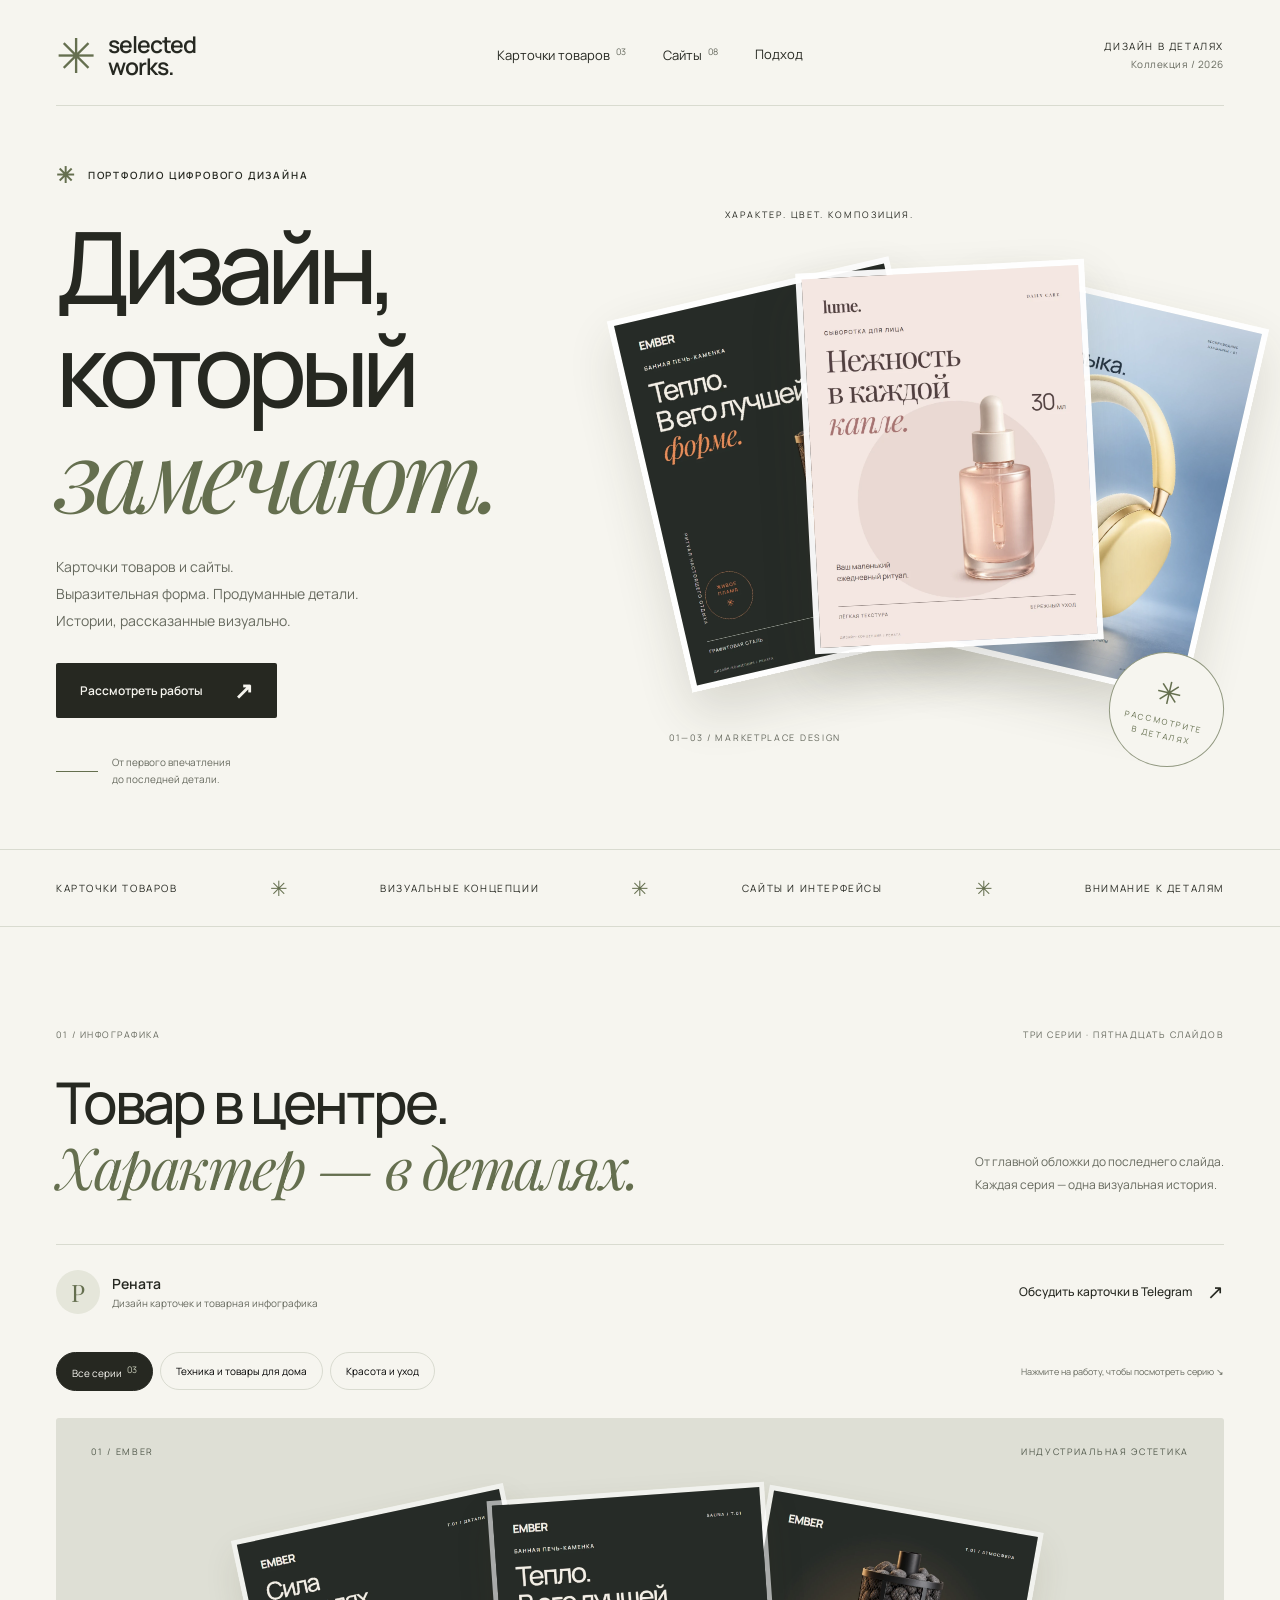
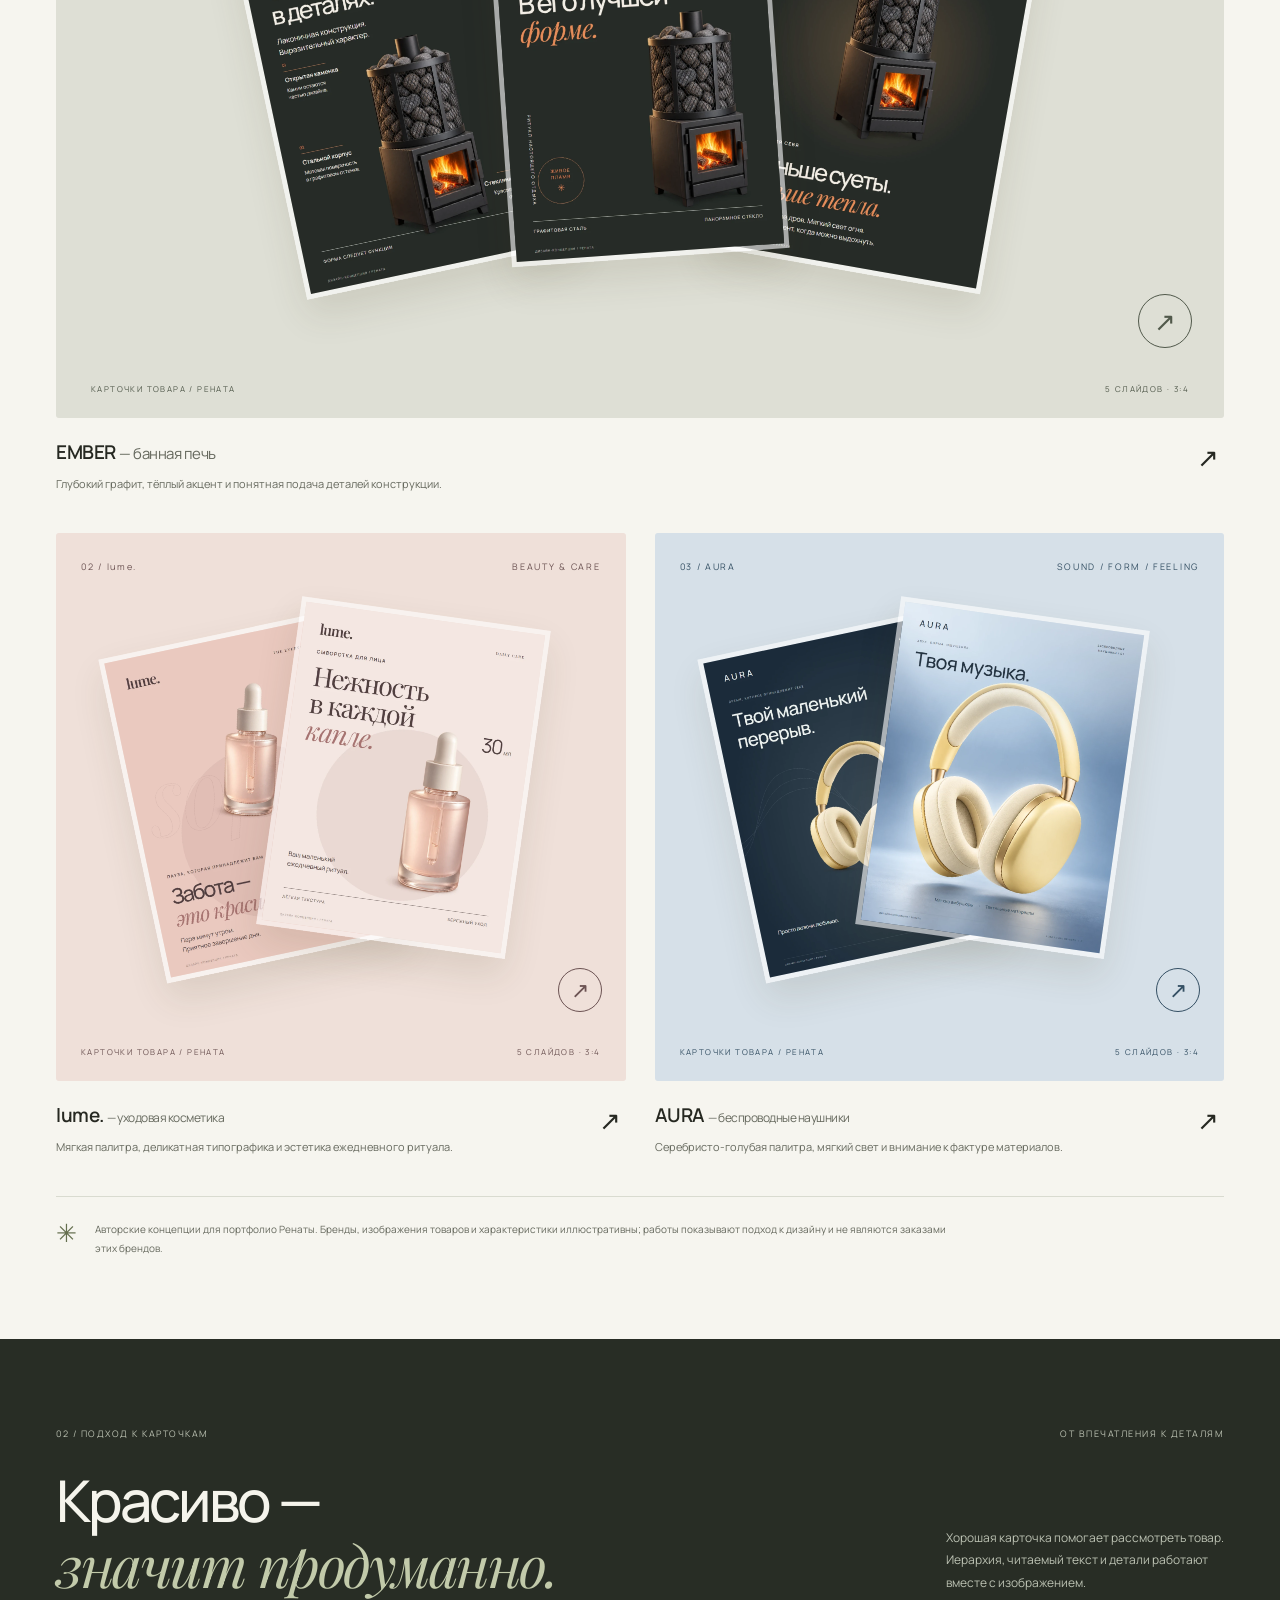
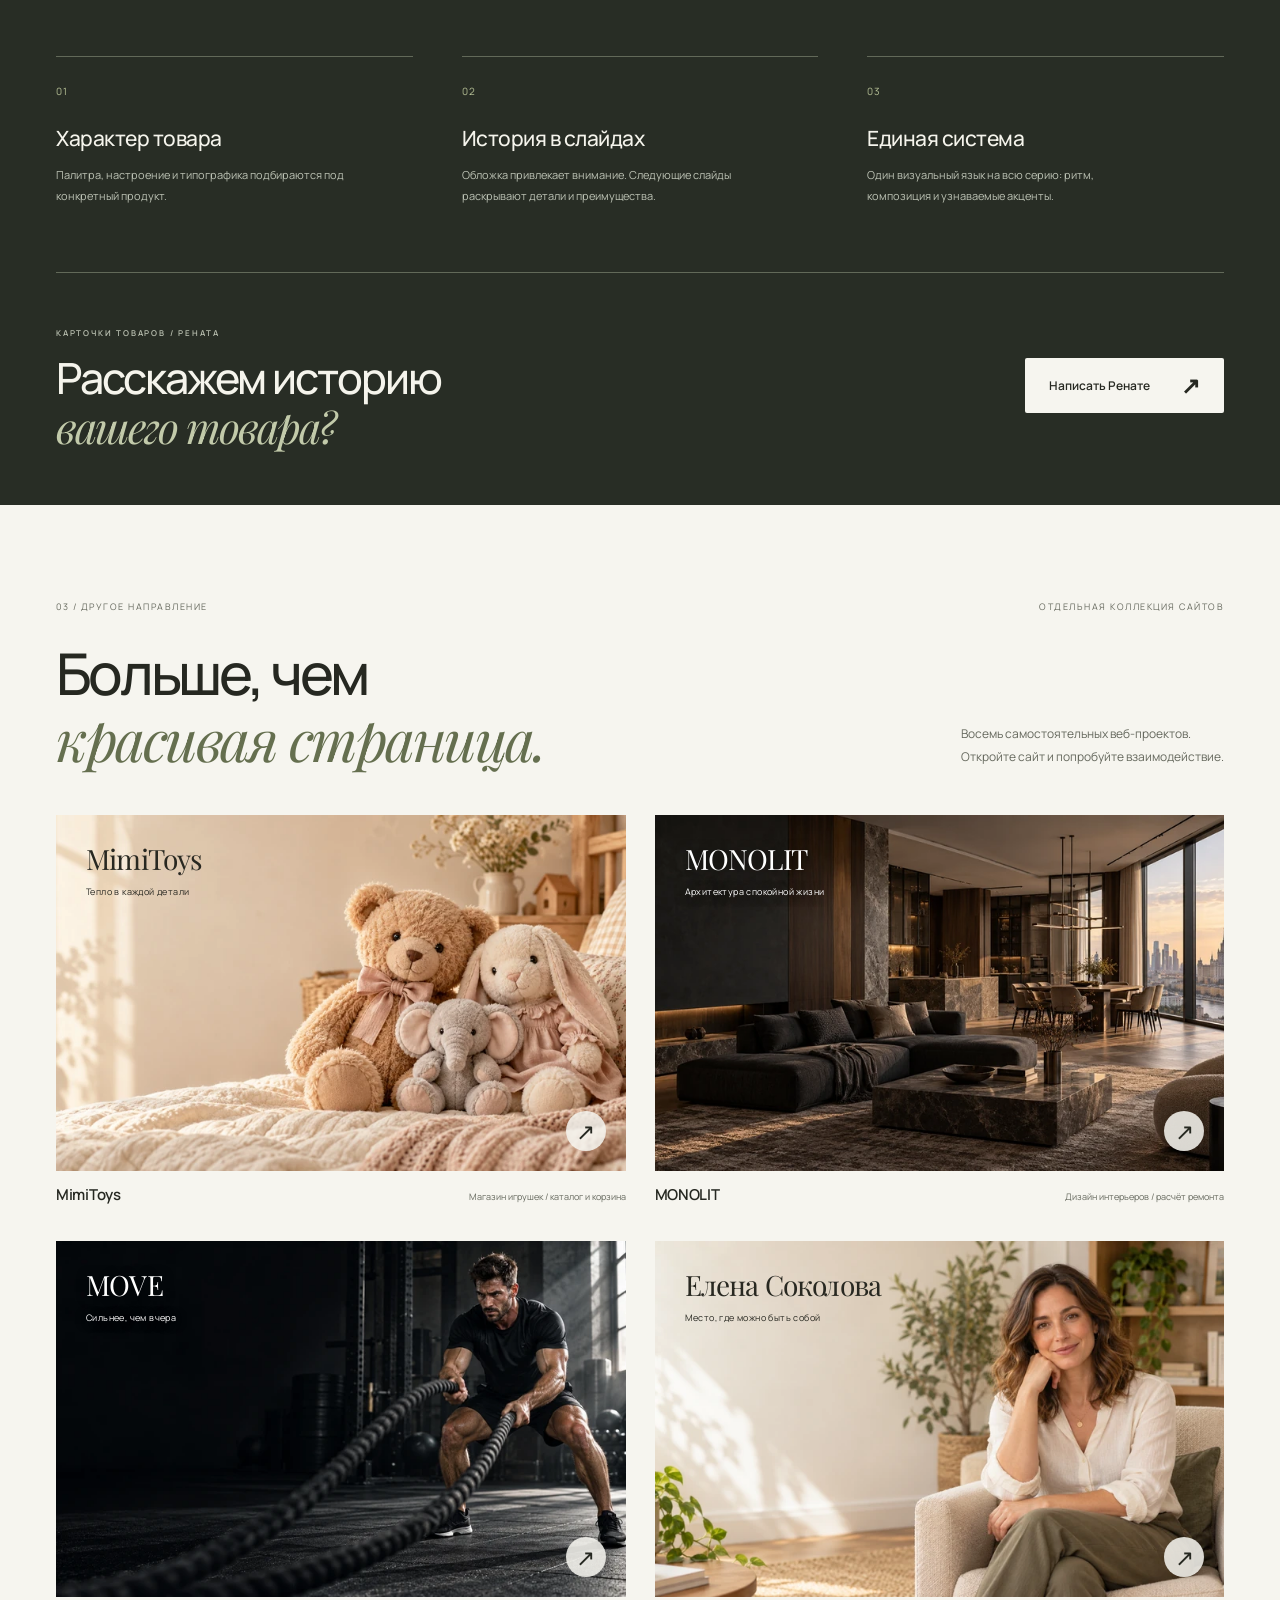
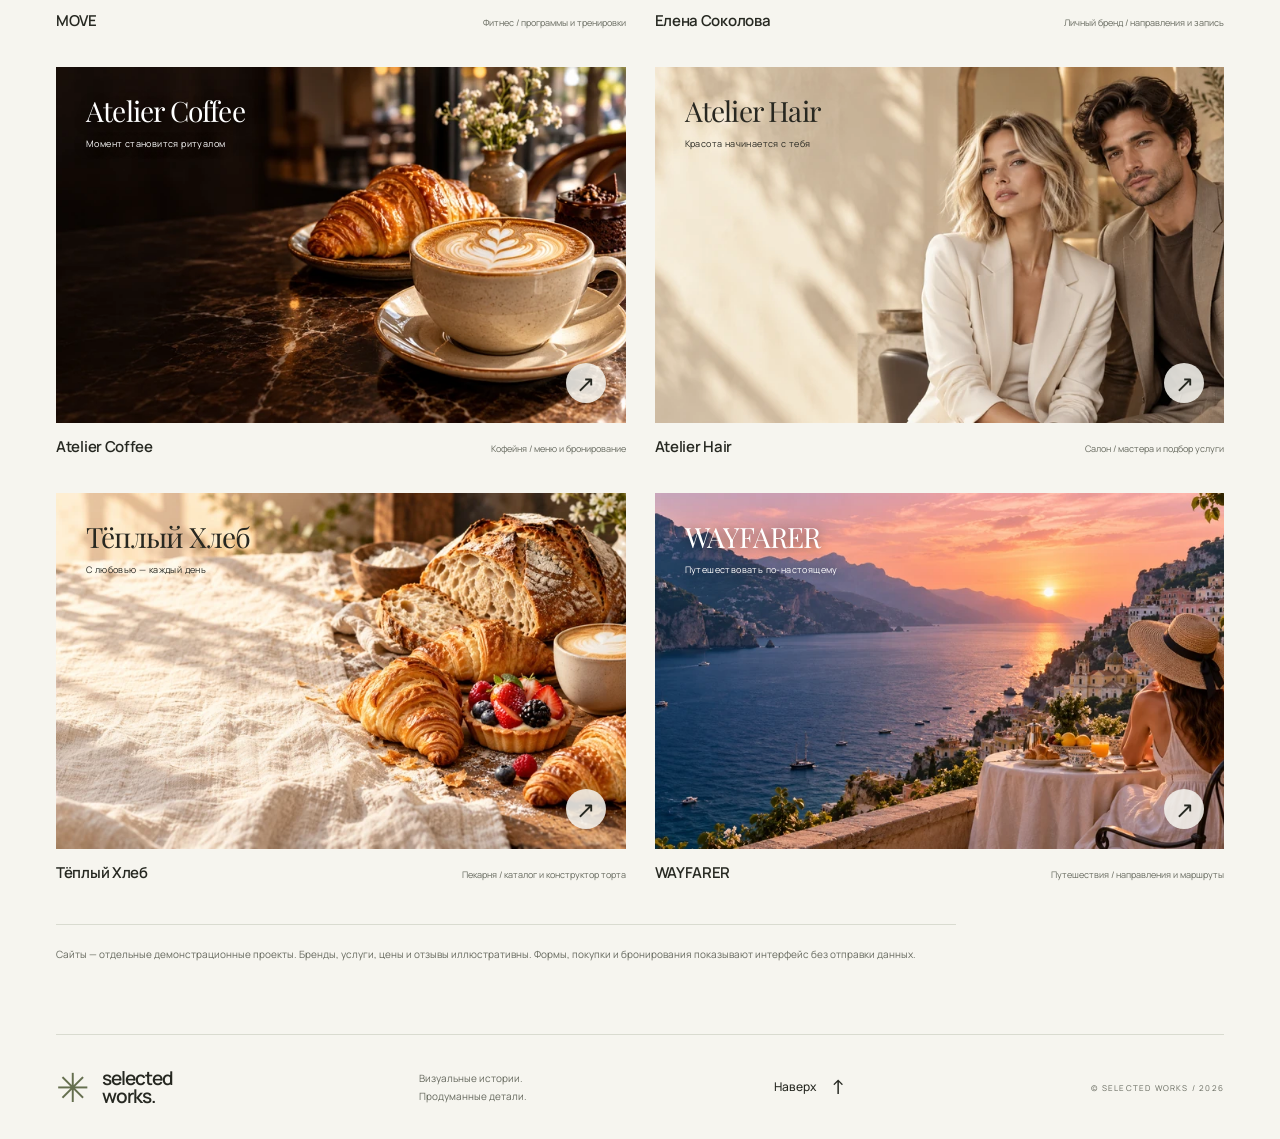
<file: index.html>
<!doctype html><html lang="ru"><head>
<meta charset="utf-8"><meta name="viewport" content="width=device-width,initial-scale=1"><meta name="theme-color" content="#f6f5ef">
<title>Selected Works — инфографика, сайты и визуальные истории</title><meta name="description" content="Портфолио цифрового дизайна. Карточки товаров и инфографика Ренаты, отдельная коллекция сайтов и интерактивных интерфейсов.">
<meta property="og:title" content="Selected Works — дизайн в деталях"><meta property="og:description" content="Три серии товарной инфографики и восемь интерактивных сайтов. Избранные работы, которые хочется рассмотреть."><meta property="og:type" content="website"><meta property="og:url" content="https://haevlob.github.io/portfolio/"><meta property="og:image" content="https://haevlob.github.io/portfolio/assets/marketplace/social-preview-v3.jpg">
<link rel="icon" type="image/svg+xml" href="favicon.svg"><link rel="stylesheet" href="assets/fonts.css"><link rel="stylesheet" href="assets/premium.css?v=20261015-3"><script src="assets/premium.js?v=20261015-3" defer></script></head><body>
<a class="skip-link" href="#work">Перейти к работам</a>
<header class="site-header wrap"><a class="wordmark" href="./" aria-label="Selected Works — главная"><span class="mark" aria-hidden="true">✳</span><span>selected<span class="wordmark-bottom">works.</span></span></a><nav aria-label="Основная навигация"><a href="#work">Карточки товаров <sup>03</sup></a><a href="#web">Сайты <sup>08</sup></a><a href="#approach">Подход</a></nav><span class="header-note">ДИЗАЙН В ДЕТАЛЯХ<br><span>Коллекция / 2026</span></span></header>
<main><section class="hero wrap" id="top"><div class="hero-copy"><p class="eyebrow"><span class="tiny-star">✳</span> ПОРТФОЛИО ЦИФРОВОГО ДИЗАЙНА</p><h1>Дизайн,<br>который<br><em>замечают.</em></h1><p class="hero-description">Карточки товаров и сайты.<br>Выразительная форма. Продуманные детали.<br>Истории, рассказанные визуально.</p><a class="button button-dark" href="#work">Рассмотреть работы <span aria-hidden="true">↗</span></a><div class="hero-bottom"><span class="mini-line"></span><span>От первого впечатления<br>до последней детали.</span></div></div><div class="hero-art" aria-label="Три серии товарной инфографики"><span class="art-note">ХАРАКТЕР. ЦВЕТ. КОМПОЗИЦИЯ.</span><a class="floating-card card-back-left" href="?project=ember#work" data-open-case="ember" aria-label="Открыть EMBER — банная печь"><img class="" src="assets/marketplace/ember/01.webp" alt="EMBER — слайд 1" width="900" height="1200" fetchpriority="high"></a><a class="floating-card card-back-right" href="?project=aura#work" data-open-case="aura" aria-label="Открыть AURA — наушники"><img class="" src="assets/marketplace/aura-v3/01.webp" alt="AURA — слайд 1" width="900" height="1200" fetchpriority="high"></a><a class="floating-card card-front" href="?project=lume#work" data-open-case="lume" aria-label="Открыть lume. — косметика"><img class="" src="assets/marketplace/lume/01.webp" alt="lume. — слайд 1" width="900" height="1200" fetchpriority="high"></a><div class="art-stamp"><span>✳</span>РАССМОТРИТЕ<br>В ДЕТАЛЯХ</div><span class="art-index">01—03 / MARKETPLACE DESIGN</span></div></section>
<div class="discipline-bar"><div class="wrap"><span>КАРТОЧКИ ТОВАРОВ</span><i>✳</i><span>ВИЗУАЛЬНЫЕ КОНЦЕПЦИИ</span><i>✳</i><span>САЙТЫ И ИНТЕРФЕЙСЫ</span><i>✳</i><span>ВНИМАНИЕ К ДЕТАЛЯМ</span></div></div>
<section class="work-section wrap" id="work" aria-labelledby="work-title"><div class="section-kicker"><span>01 / ИНФОГРАФИКА</span><span>ТРИ СЕРИИ · ПЯТНАДЦАТЬ СЛАЙДОВ</span></div><div class="section-heading"><h2 id="work-title">Товар в центре.<br><em>Характер — в деталях.</em></h2><p>От главной обложки до последнего слайда.<br>Каждая серия — одна визуальная история.</p></div>
<div class="author-row"><div class="author"><span class="author-initial" aria-hidden="true">Р</span><div><b>Рената</b><span>Дизайн карточек и товарная инфографика</span></div></div><a class="text-link telegram-link" href="https://t.me/MusicalBlueLotus26" target="_blank" rel="noopener noreferrer">Обсудить карточки в Telegram <span aria-hidden="true">↗</span></a></div>
<div class="filter-row" role="group" aria-label="Фильтр карточек товаров"><button type="button" class="filter active" data-filter="all" aria-pressed="true">Все серии <sup>03</sup></button><button type="button" class="filter" data-filter="tech" aria-pressed="false">Техника и товары для дома</button><button type="button" class="filter" data-filter="beauty" aria-pressed="false">Красота и уход</button><span class="filter-hint">Нажмите на работу, чтобы посмотреть серию ↘</span></div>
<article class="case-card case-ember" data-category="tech"><a class="case-visual" href="?project=ember#work" data-open-case="ember" aria-label="Посмотреть все пять слайдов EMBER"><div class="case-label"><span>01 / EMBER</span><span>ИНДУСТРИАЛЬНАЯ ЭСТЕТИКА</span></div><div class="case-composition"><img class="case-slide side-slide first" src="assets/marketplace/ember/02.webp" alt="EMBER — слайд 2" width="900" height="1200" loading="lazy"><img class="case-slide main-slide" src="assets/marketplace/ember/01.webp" alt="EMBER — слайд 1" width="900" height="1200" loading="lazy"><img class="case-slide side-slide last" src="assets/marketplace/ember/03.webp" alt="EMBER — слайд 3" width="900" height="1200" loading="lazy"></div><span class="open-circle" aria-hidden="true">↗</span><div class="case-visual-foot"><span>КАРТОЧКИ ТОВАРА / РЕНАТА</span><span>5 СЛАЙДОВ · 3:4</span></div></a><div class="case-caption"><div><h3><a href="?project=ember#work" data-open-case="ember" >EMBER <span>— банная печь</span></a></h3><p>Глубокий графит, тёплый акцент и понятная подача деталей конструкции.</p></div><a href="?project=ember#work" data-open-case="ember" class="small-arrow" aria-label="Открыть серию">↗</a></div></article><div class="case-pair"><article class="case-card case-lume" data-category="beauty"><a class="case-visual" href="?project=lume#work" data-open-case="lume" aria-label="Посмотреть все пять слайдов lume."><div class="case-label"><span>02 / lume.</span><span>BEAUTY & CARE</span></div><div class="case-composition"><img class="case-slide side-slide first" src="assets/marketplace/lume/03.webp" alt="lume. — слайд 3" width="900" height="1200" loading="lazy"><img class="case-slide main-slide" src="assets/marketplace/lume/01.webp" alt="lume. — слайд 1" width="900" height="1200" loading="lazy"></div><span class="open-circle" aria-hidden="true">↗</span><div class="case-visual-foot"><span>КАРТОЧКИ ТОВАРА / РЕНАТА</span><span>5 СЛАЙДОВ · 3:4</span></div></a><div class="case-caption"><div><h3><a href="?project=lume#work" data-open-case="lume" >lume. <span>— уходовая косметика</span></a></h3><p>Мягкая палитра, деликатная типографика и эстетика ежедневного ритуала.</p></div><a href="?project=lume#work" data-open-case="lume" class="small-arrow" aria-label="Открыть серию">↗</a></div></article><article class="case-card case-aura" data-category="tech"><a class="case-visual" href="?project=aura#work" data-open-case="aura" aria-label="Посмотреть все пять слайдов AURA"><div class="case-label"><span>03 / AURA</span><span>SOUND / FORM / FEELING</span></div><div class="case-composition"><img class="case-slide side-slide first" src="assets/marketplace/aura-v3/03.webp" alt="AURA — слайд 3" width="900" height="1200" loading="lazy"><img class="case-slide main-slide" src="assets/marketplace/aura-v3/01.webp" alt="AURA — слайд 1" width="900" height="1200" loading="lazy"></div><span class="open-circle" aria-hidden="true">↗</span><div class="case-visual-foot"><span>КАРТОЧКИ ТОВАРА / РЕНАТА</span><span>5 СЛАЙДОВ · 3:4</span></div></a><div class="case-caption"><div><h3><a href="?project=aura#work" data-open-case="aura" >AURA <span>— беспроводные наушники</span></a></h3><p>Серебристо-голубая палитра, мягкий свет и внимание к фактуре материалов.</p></div><a href="?project=aura#work" data-open-case="aura" class="small-arrow" aria-label="Открыть серию">↗</a></div></article></div>
<div class="concept-note"><span aria-hidden="true">✳</span><p>Авторские концепции для портфолио Ренаты. Бренды, изображения товаров и характеристики иллюстративны; работы показывают подход к дизайну и не являются заказами этих брендов.</p></div></section>
<section class="approach-section" id="approach"><div class="wrap"><div class="section-kicker"><span>02 / ПОДХОД К КАРТОЧКАМ</span><span>ОТ ВПЕЧАТЛЕНИЯ К ДЕТАЛЯМ</span></div><div class="approach-top"><h2>Красиво —<br><em>значит продуманно.</em></h2><p>Хорошая карточка помогает рассмотреть товар.<br>Иерархия, читаемый текст и детали работают<br>вместе с изображением.</p></div><div class="approach-grid"><div><span class="step-number">01</span><h3>Характер товара</h3><p>Палитра, настроение и типографика подбираются под конкретный продукт.</p></div><div><span class="step-number">02</span><h3>История в слайдах</h3><p>Обложка привлекает внимание. Следующие слайды раскрывают детали и преимущества.</p></div><div><span class="step-number">03</span><h3>Единая система</h3><p>Один визуальный язык на всю серию: ритм, композиция и узнаваемые акценты.</p></div></div><div class="renata-cta"><div><span class="eyebrow">КАРТОЧКИ ТОВАРОВ / РЕНАТА</span><h3>Расскажем историю<br><em>вашего товара?</em></h3></div><a class="button button-light" href="https://t.me/MusicalBlueLotus26" target="_blank" rel="noopener noreferrer">Написать Ренате <span aria-hidden="true">↗</span></a></div></div></section>
<section class="web-section wrap" id="web" aria-labelledby="web-title"><div class="section-kicker"><span>03 / ДРУГОЕ НАПРАВЛЕНИЕ</span><span>ОТДЕЛЬНАЯ КОЛЛЕКЦИЯ САЙТОВ</span></div><div class="section-heading"><h2 id="web-title">Больше, чем<br><em>красивая страница.</em></h2><p>Восемь самостоятельных веб-проектов.<br>Откройте сайт и попробуйте взаимодействие.</p></div><div class="web-grid"><a class="web-card" href="projects/mimi/"><div class="web-image"><img src="assets/hd/mimi/hero-800.webp" loading="lazy" width="800" height="450" alt="MimiToys — главная страница"><span class="web-overlay ">MimiToys<span>Тепло в каждой детали</span></span><span class="web-arrow" aria-hidden="true">↗</span></div><div class="web-caption"><h3>MimiToys</h3><span>Магазин игрушек / каталог и корзина</span></div></a><a class="web-card" href="projects/monolit/"><div class="web-image"><img src="assets/hd/monolit/hero-800.webp" loading="lazy" width="800" height="450" alt="MONOLIT — главная страница"><span class="web-overlay light">MONOLIT<span>Архитектура спокойной жизни</span></span><span class="web-arrow" aria-hidden="true">↗</span></div><div class="web-caption"><h3>MONOLIT</h3><span>Дизайн интерьеров / расчёт ремонта</span></div></a><a class="web-card" href="projects/move/"><div class="web-image"><img src="assets/hd/move/hero-800.webp" loading="lazy" width="800" height="450" alt="MOVE — главная страница"><span class="web-overlay light">MOVE<span>Сильнее, чем вчера</span></span><span class="web-arrow" aria-hidden="true">↗</span></div><div class="web-caption"><h3>MOVE</h3><span>Фитнес / программы и тренировки</span></div></a><a class="web-card" href="projects/elena/"><div class="web-image"><img src="assets/hd/elena/hero-800.webp" loading="lazy" width="800" height="450" alt="Елена Соколова — главная страница"><span class="web-overlay ">Елена Соколова<span>Место, где можно быть собой</span></span><span class="web-arrow" aria-hidden="true">↗</span></div><div class="web-caption"><h3>Елена Соколова</h3><span>Личный бренд / направления и запись</span></div></a><a class="web-card" href="projects/coffee/"><div class="web-image"><img src="assets/hd/coffee/hero-800.webp" loading="lazy" width="800" height="450" alt="Atelier Coffee — главная страница"><span class="web-overlay light">Atelier Coffee<span>Момент становится ритуалом</span></span><span class="web-arrow" aria-hidden="true">↗</span></div><div class="web-caption"><h3>Atelier Coffee</h3><span>Кофейня / меню и бронирование</span></div></a><a class="web-card" href="projects/hair/"><div class="web-image"><img src="assets/hd/hair/hero-800.webp" loading="lazy" width="800" height="450" alt="Atelier Hair — главная страница"><span class="web-overlay ">Atelier Hair<span>Красота начинается с тебя</span></span><span class="web-arrow" aria-hidden="true">↗</span></div><div class="web-caption"><h3>Atelier Hair</h3><span>Салон / мастера и подбор услуги</span></div></a><a class="web-card" href="projects/bakery/"><div class="web-image"><img src="assets/hd/bakery/hero-800.webp" loading="lazy" width="800" height="450" alt="Тёплый Хлеб — главная страница"><span class="web-overlay ">Тёплый Хлеб<span>С любовью — каждый день</span></span><span class="web-arrow" aria-hidden="true">↗</span></div><div class="web-caption"><h3>Тёплый Хлеб</h3><span>Пекарня / каталог и конструктор торта</span></div></a><a class="web-card" href="projects/wayfarer/"><div class="web-image"><img src="assets/hd/wayfarer/hero-800.webp" loading="lazy" width="800" height="450" alt="WAYFARER — главная страница"><span class="web-overlay light">WAYFARER<span>Путешествовать по-настоящему</span></span><span class="web-arrow" aria-hidden="true">↗</span></div><div class="web-caption"><h3>WAYFARER</h3><span>Путешествия / направления и маршруты</span></div></a></div><p class="web-note">Сайты — отдельные демонстрационные проекты. Бренды, услуги, цены и отзывы иллюстративны. Формы, покупки и бронирования показывают интерфейс без отправки данных.</p></section></main>
<footer class="footer wrap"><a class="wordmark" href="#top"><span class="mark" aria-hidden="true">✳</span><span>selected<span class="wordmark-bottom">works.</span></span></a><span>Визуальные истории.<br>Продуманные детали.</span><a class="text-link" href="#top">Наверх <span aria-hidden="true">↑</span></a><small>© SELECTED WORKS / 2026</small></footer>
<dialog class="gallery" aria-labelledby="gallery-title"><div class="gallery-top"><div><span class="eyebrow">ИНФОГРАФИКА / РЕНАТА</span><h2 id="gallery-title"></h2></div><button type="button" class="gallery-close" aria-label="Закрыть просмотр">×</button></div><div class="gallery-body"><div class="gallery-stage"><button type="button" class="gallery-arrow prev" aria-label="Предыдущий слайд">←</button><img id="gallery-image" width="900" height="1200" alt=""><button type="button" class="gallery-arrow next" aria-label="Следующий слайд">→</button></div><aside class="gallery-info"><span class="tag">Дизайн-концепция</span><p class="gallery-description"></p><div class="gallery-slide-info"><span id="slide-count" aria-live="polite"></span><h3 id="slide-title"></h3><p id="slide-description"></p></div><div class="gallery-thumbs" aria-label="Слайды серии"></div><a class="button button-dark" id="download-slide" download>Скачать слайд PNG <span aria-hidden="true">↓</span></a><a class="text-link" id="download-series" download>Скачать всю серию <span aria-hidden="true">↓</span></a><div class="gallery-author"><b>Рената · товарная инфографика</b><a href="https://t.me/MusicalBlueLotus26" target="_blank" rel="noopener noreferrer">@MusicalBlueLotus26 ↗</a></div><p class="gallery-disclaimer">Авторская работа для портфолио. Товар, бренд и характеристики иллюстративны.</p></aside></div></dialog>
<noscript><p class="noscript-note">Для перелистывания включите JavaScript. Все слайды доступны <a href="assets/marketplace/renata-marketplace-portfolio.zip">в архиве портфолио</a>.</p></noscript></body></html>
</file>
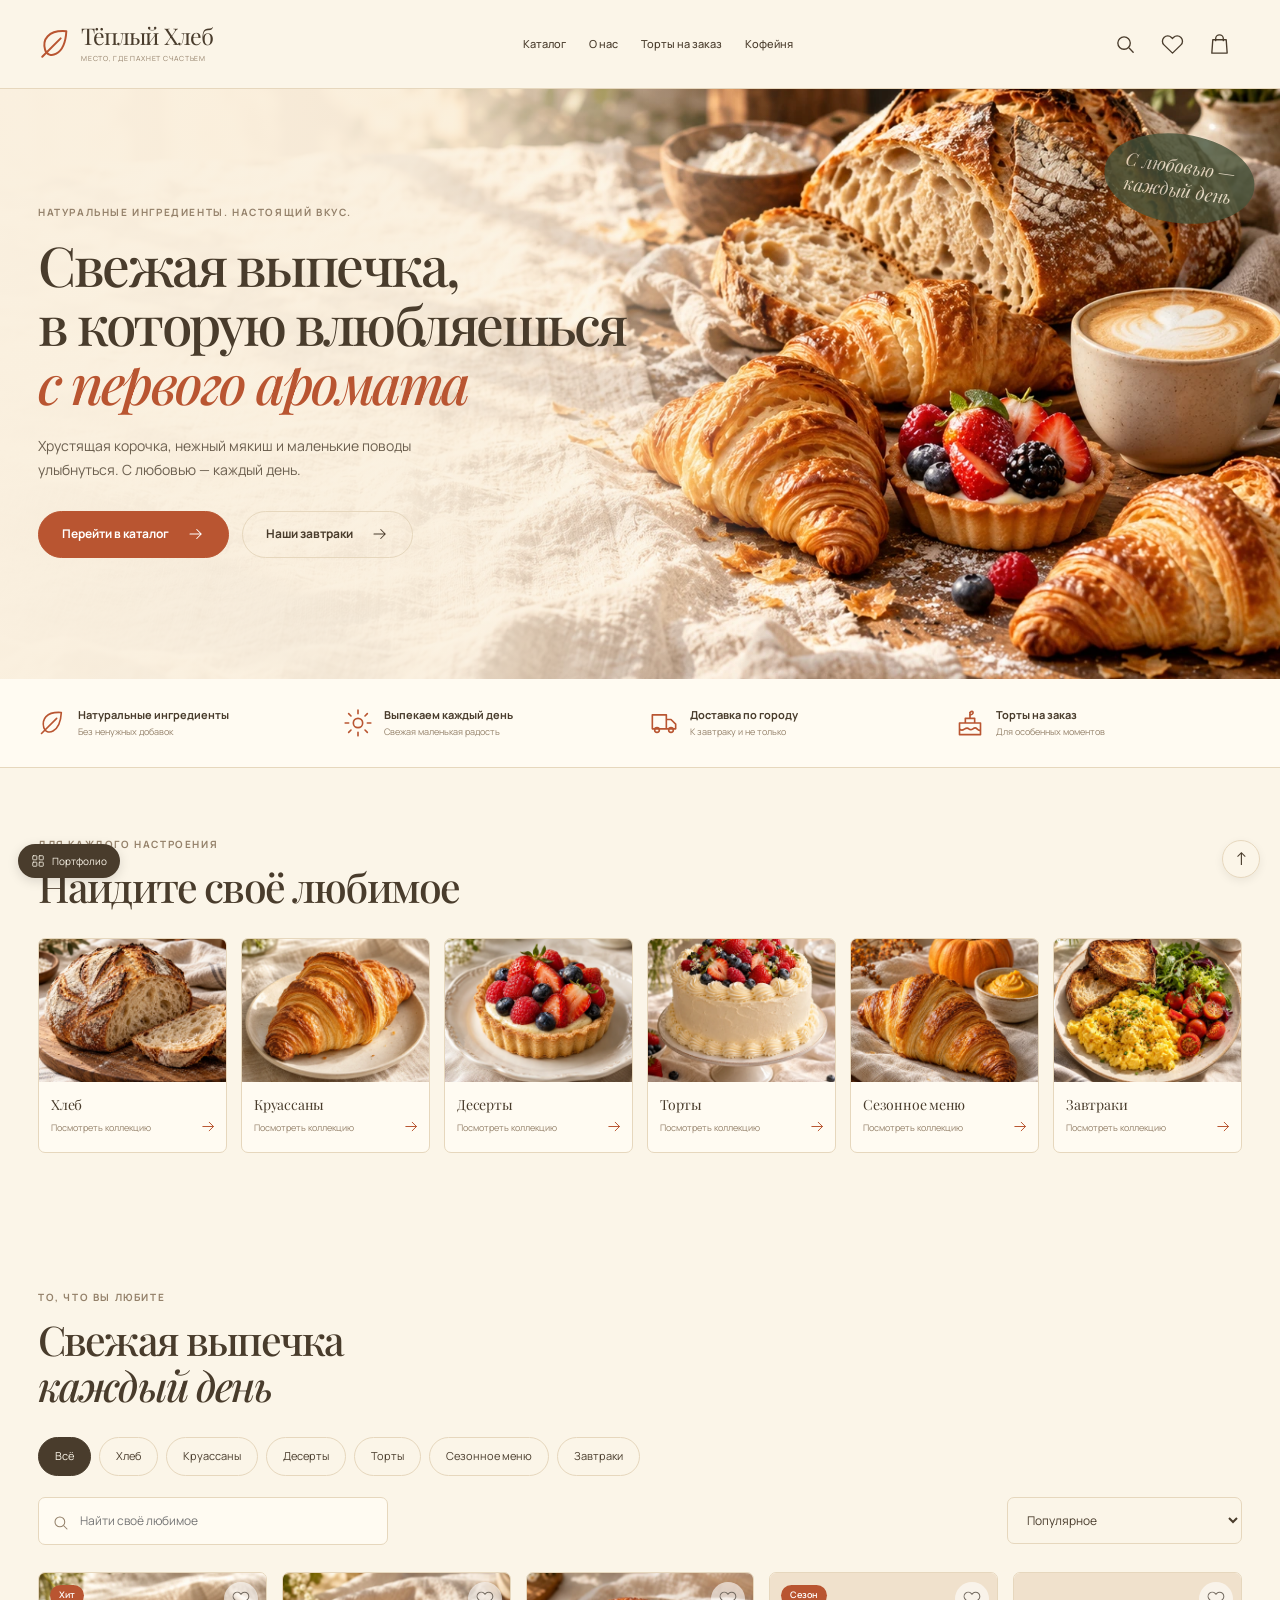
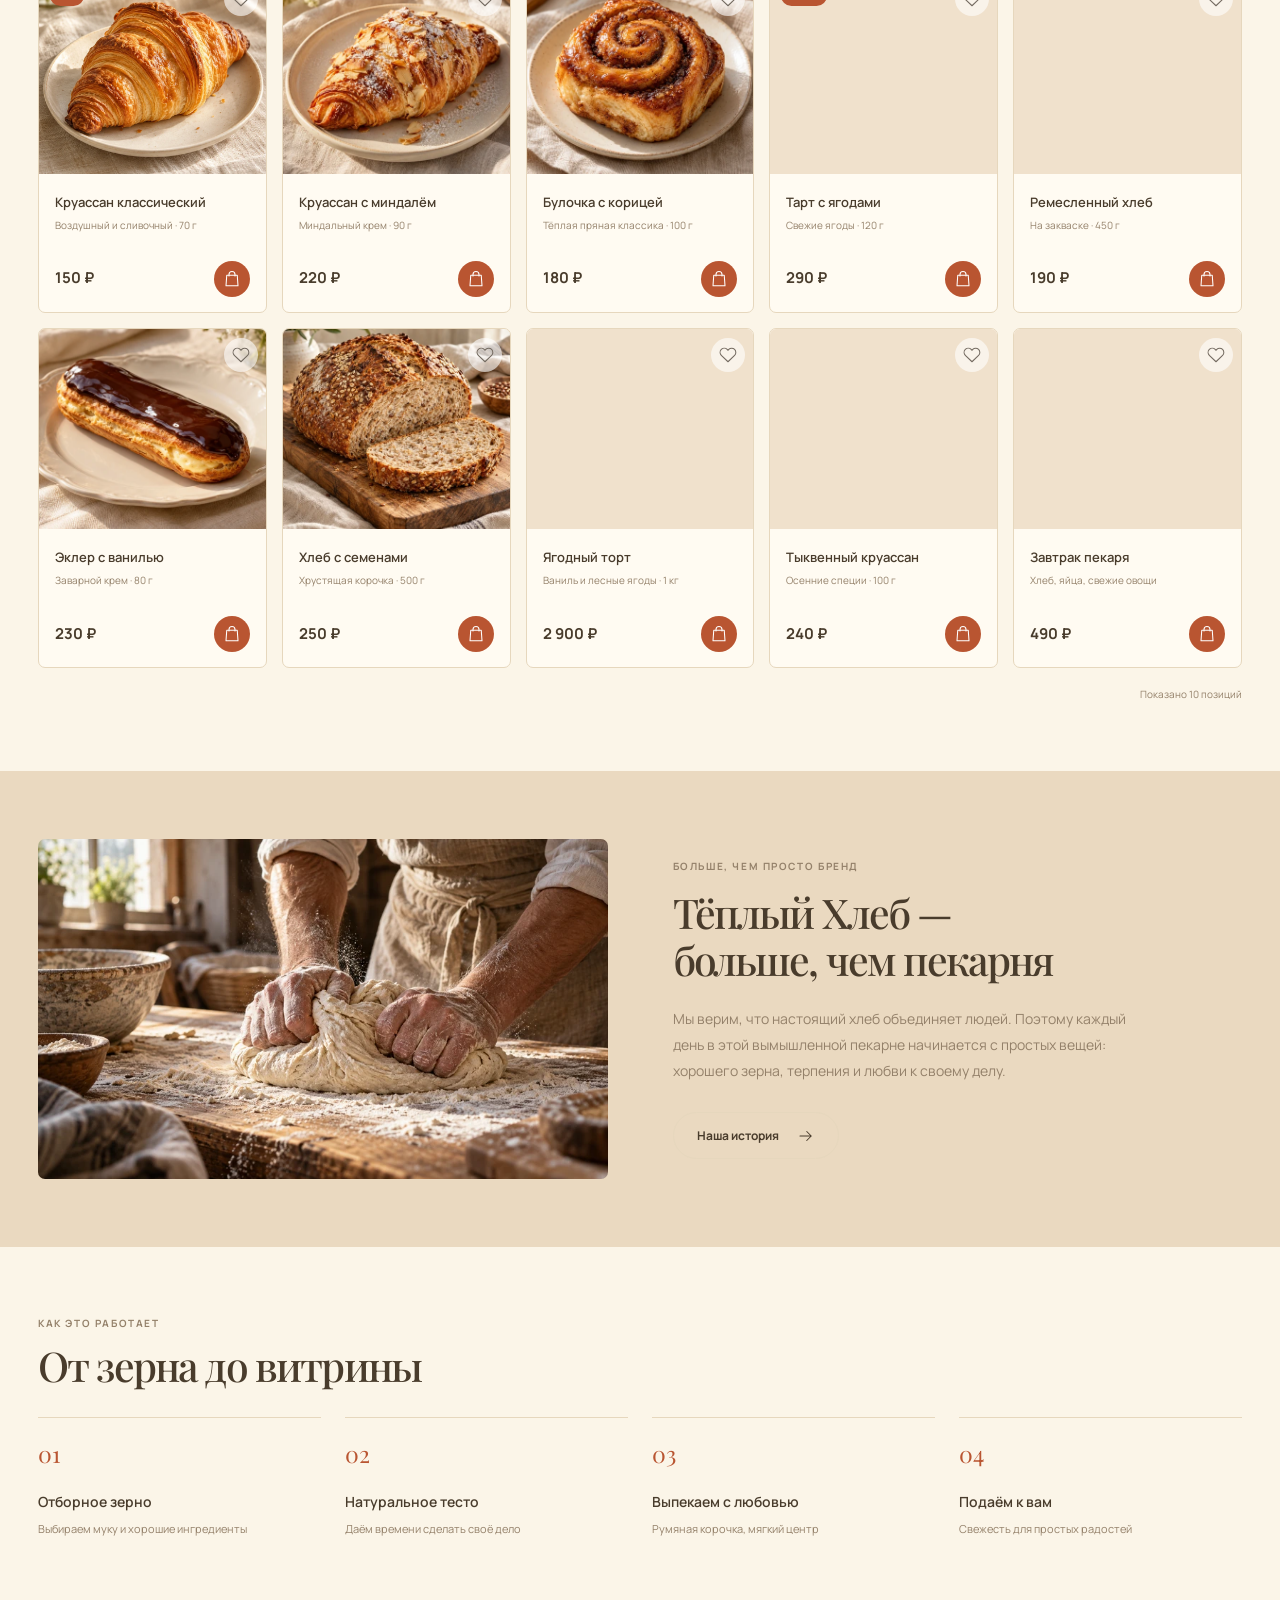
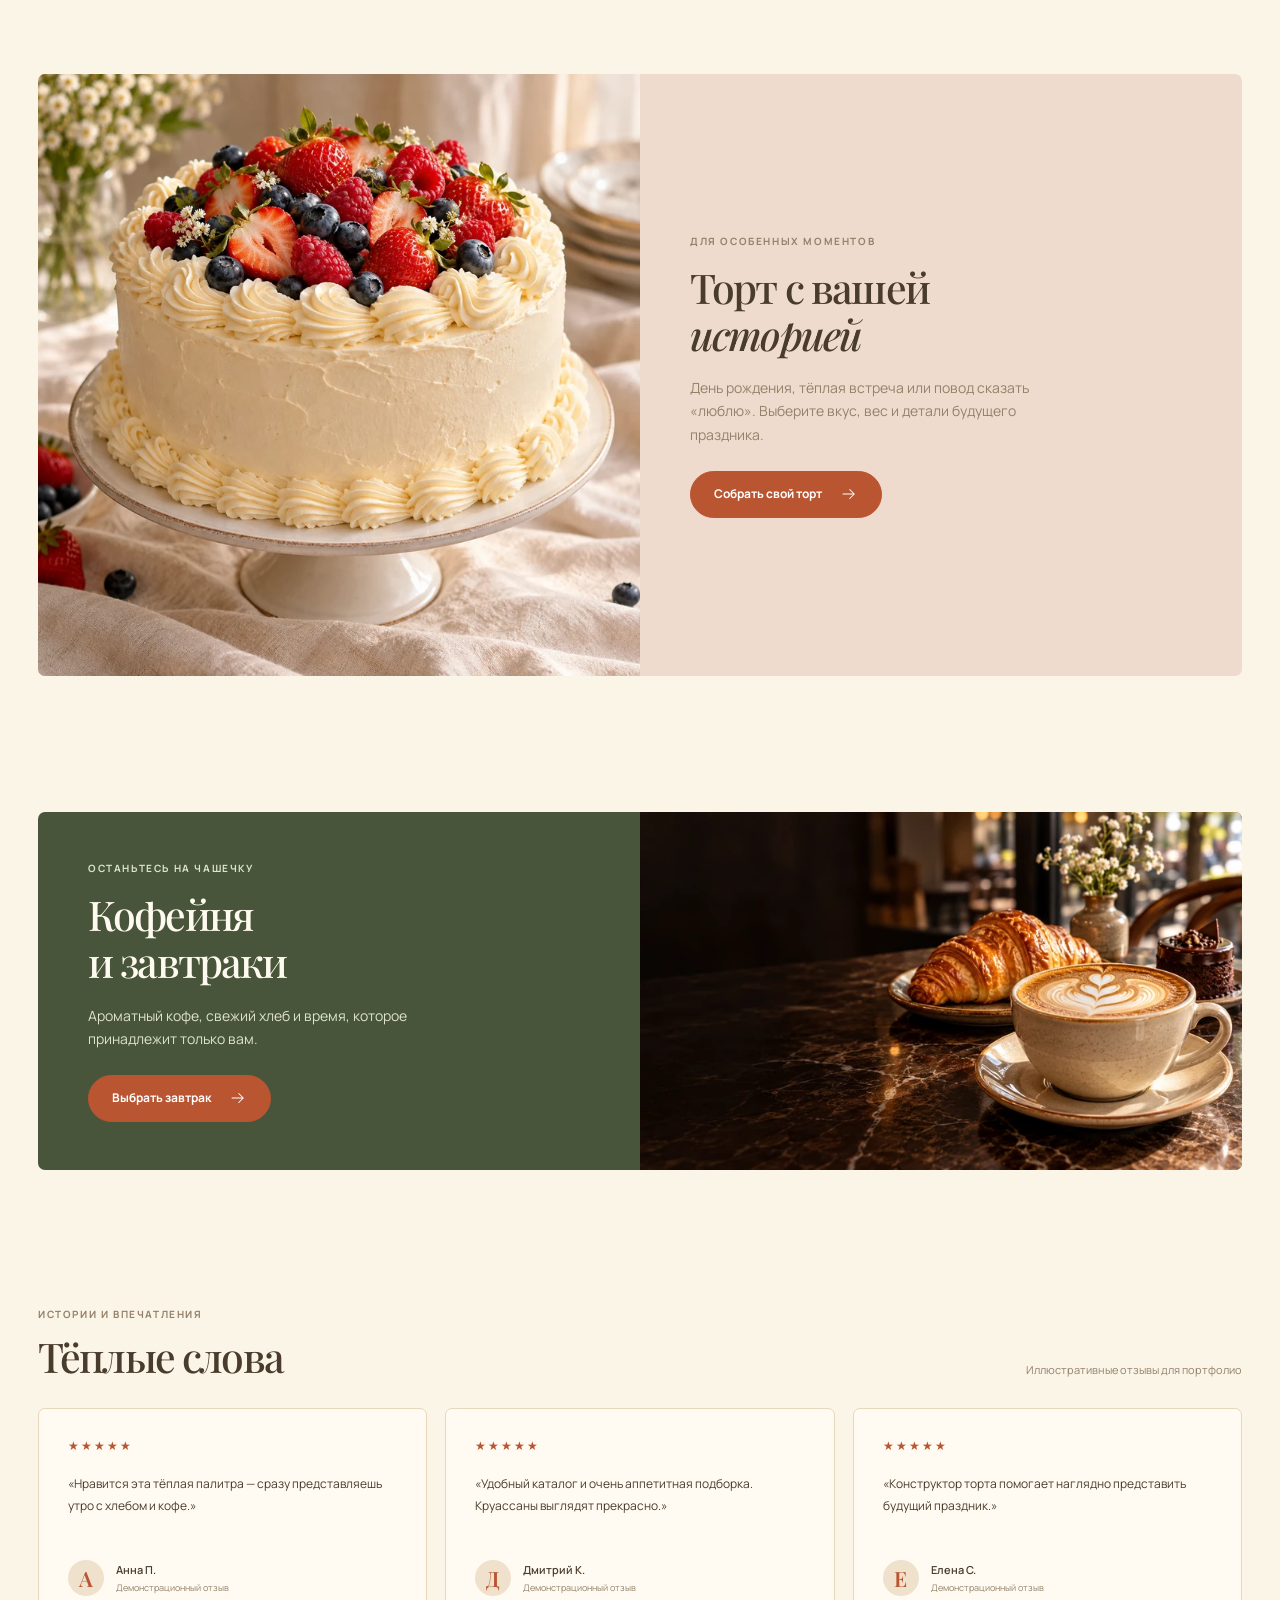
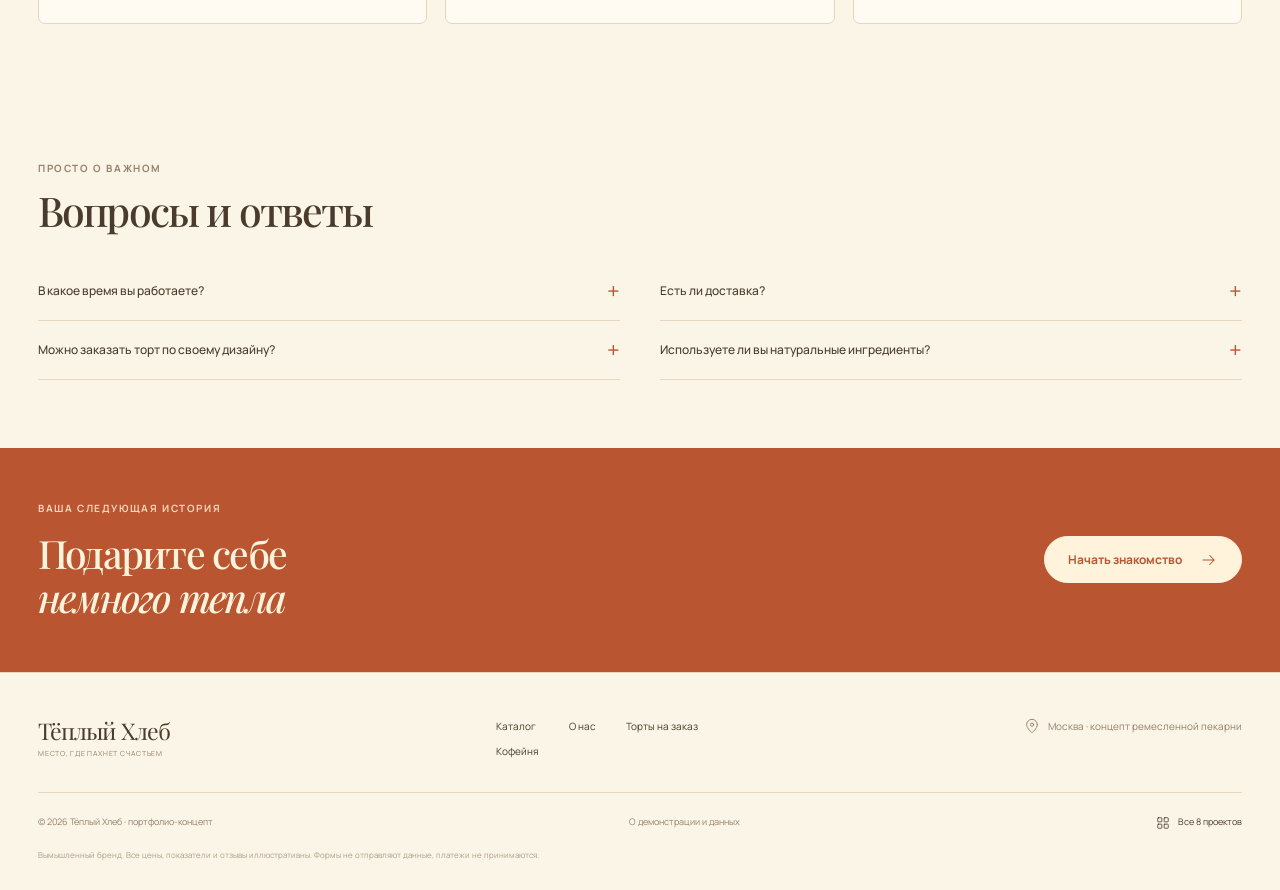
<file: projects/bakery/index.html>
<!doctype html><html lang="ru"><head><meta charset="utf-8"><meta name="viewport" content="width=device-width,initial-scale=1"><meta name="theme-color" content="#b55536"><title>Тёплый Хлеб — С любовью — каждый день</title><meta name="description" content="Хрустящая корочка, нежный мякиш и маленькие поводы улыбнуться. С любовью — каждый день. Портфолио-концепт с интерактивными элементами."><link rel="icon" type="image/svg+xml" href="favicon.svg"><link rel="stylesheet" href="../../assets/fonts.css"><link rel="stylesheet" href="../../assets/styles.css?v=9fa07d8724d1"><script src="../../assets/app.js" defer></script></head><body class="theme-bakery" data-site="bakery"><a class="skip-link" href="#main">Перейти к содержимому</a><header class="site-header "><div class="container header-inner"><a class="brand" href="./"><svg class="icon " viewBox="0 0 24 24" fill="none" stroke="currentColor" stroke-width="1.4" stroke-linecap="round" stroke-linejoin="round" aria-hidden="true"><path d="M20 3C7 2 3 9 5 16s14 5 15-13Z"/><path d="M3 21 16 8"/></svg><span>Тёплый Хлеб<small>МЕСТО, ГДЕ ПАХНЕТ СЧАСТЬЕМ</small></span></a><nav class="main-nav" id="main-navigation" aria-label="Основная навигация"><a href="#catalog">Каталог</a><a href="#about">О нас</a><a href="#cakes">Торты на заказ</a><a href="#cafe">Кофейня</a></nav><div class="header-actions"><button class="icon-btn" data-action="search" aria-label="Поиск"><svg class="icon " viewBox="0 0 24 24" fill="none" stroke="currentColor" stroke-width="1.4" stroke-linecap="round" stroke-linejoin="round" aria-hidden="true"><circle cx="10.5" cy="10.5" r="6.5"/><path d="m16 16 4 4"/></svg></button><button class="icon-btn" data-action="favorites" aria-label="Избранное"><svg class="icon " viewBox="0 0 24 24" fill="none" stroke="currentColor" stroke-width="1.4" stroke-linecap="round" stroke-linejoin="round" aria-hidden="true"><path d="M20.8 4.6a5.5 5.5 0 0 0-7.8 0L12 5.7l-1.1-1.1a5.5 5.5 0 0 0-7.8 7.8L12 21l8.8-8.6a5.5 5.5 0 0 0 0-7.8Z"/></svg><span class="fav-count count" hidden>0</span></button><button class="icon-btn" data-action="cart" aria-label="Открыть корзину"><svg class="icon " viewBox="0 0 24 24" fill="none" stroke="currentColor" stroke-width="1.4" stroke-linecap="round" stroke-linejoin="round" aria-hidden="true"><path d="M5 7h14l1 14H4L5 7Z"/><path d="M8 8V6a4 4 0 0 1 8 0v2"/></svg><span class="cart-count count" hidden>0</span></button><button class="icon-btn menu-toggle" aria-controls="main-navigation" aria-expanded="false" aria-label="Открыть меню"><svg class="icon " viewBox="0 0 24 24" fill="none" stroke="currentColor" stroke-width="1.4" stroke-linecap="round" stroke-linejoin="round" aria-hidden="true"><path d="M4 6h16M4 12h16M4 18h16"/></svg></button></div></div></header><main id="main"><section class="hero hero-bakery" id="top"><img class="hero-image" src="../../assets/hd/bakery/hero.webp" alt="Тёплый Хлеб — атмосфера бренда" fetchpriority="high" decoding="async" width="1672" height="941" srcset="../../assets/hd/bakery/hero-480.webp 480w, ../../assets/hd/bakery/hero-800.webp 800w, ../../assets/hd/bakery/hero.webp 1672w" sizes="100vw"><div class="hero-shade"></div><div class="container hero-inner"><div class="hero-copy"><span class="eyebrow">НАТУРАЛЬНЫЕ ИНГРЕДИЕНТЫ. НАСТОЯЩИЙ ВКУС.</span><h1>Свежая выпечка,<br>в которую влюбляешься<br><em>с первого аромата</em></h1><p>Хрустящая корочка, нежный мякиш и маленькие поводы улыбнуться. С любовью — каждый день.</p><div class="hero-buttons"><a class="btn" href="#catalog">Перейти в каталог<svg class="icon " viewBox="0 0 24 24" fill="none" stroke="currentColor" stroke-width="1.4" stroke-linecap="round" stroke-linejoin="round" aria-hidden="true"><path d="M4 12h15m-6-6 6 6-6 6"/></svg></a><a class="btn secondary" href="#cafe">Наши завтраки<svg class="icon " viewBox="0 0 24 24" fill="none" stroke="currentColor" stroke-width="1.4" stroke-linecap="round" stroke-linejoin="round" aria-hidden="true"><path d="M4 12h15m-6-6 6 6-6 6"/></svg></a></div></div><span class="hero-note">С любовью —<br>каждый день</span></div></section><section class="features"><div class="container feature-row"><div class="feature"><svg class="icon " viewBox="0 0 24 24" fill="none" stroke="currentColor" stroke-width="1.4" stroke-linecap="round" stroke-linejoin="round" aria-hidden="true"><path d="M20 3C7 2 3 9 5 16s14 5 15-13Z"/><path d="M3 21 16 8"/></svg><div><strong>Натуральные ингредиенты</strong><small>Без ненужных добавок</small></div></div><div class="feature"><svg class="icon " viewBox="0 0 24 24" fill="none" stroke="currentColor" stroke-width="1.4" stroke-linecap="round" stroke-linejoin="round" aria-hidden="true"><circle cx="12" cy="12" r="4"/><path d="M12 1v3M12 20v3M1 12h3M20 12h3M4 4l2 2M18 18l2 2M4 20l2-2M18 6l2-2"/></svg><div><strong>Выпекаем каждый день</strong><small>Свежая маленькая радость</small></div></div><div class="feature"><svg class="icon " viewBox="0 0 24 24" fill="none" stroke="currentColor" stroke-width="1.4" stroke-linecap="round" stroke-linejoin="round" aria-hidden="true"><path d="M2 5h12v12H2zM14 9h4l4 4v4h-8"/><circle cx="6" cy="18" r="2"/><circle cx="18" cy="18" r="2"/></svg><div><strong>Доставка по городу</strong><small>К завтраку и не только</small></div></div><div class="feature"><svg class="icon " viewBox="0 0 24 24" fill="none" stroke="currentColor" stroke-width="1.4" stroke-linecap="round" stroke-linejoin="round" aria-hidden="true"><path d="M3 12h18v10H3zM3 17c3 4 5-3 8 0s4-3 7 0 3 0 3 0M8 12V8h8v4M12 8V3"/><path d="M12 3c3-3 4 2 0 2"/></svg><div><strong>Торты на заказ</strong><small>Для особенных моментов</small></div></div></div></section><section class="section " id="categories"><div class="container"><div class="section-heading"><div><span class="eyebrow">ДЛЯ КАЖДОГО НАСТРОЕНИЯ</span><h2>Найдите своё любимое</h2></div></div><div class="category-grid "><a href="#catalog" data-category-link="Хлеб" class="category-card"><img class="" src="../../assets/hd/bakery/sourdough.webp" alt="Хлеб" loading="lazy" decoding="async" width="1254" height="1254" srcset="../../assets/hd/bakery/sourdough-480.webp 480w, ../../assets/hd/bakery/sourdough-800.webp 800w, ../../assets/hd/bakery/sourdough.webp 1254w" sizes="(max-width:700px) 94vw, (max-width:1150px) 50vw, 640px"><div><h3>Хлеб</h3><p>Посмотреть коллекцию</p><span class="circle-arrow"><svg class="icon " viewBox="0 0 24 24" fill="none" stroke="currentColor" stroke-width="1.4" stroke-linecap="round" stroke-linejoin="round" aria-hidden="true"><path d="M4 12h15m-6-6 6 6-6 6"/></svg></span></div></a><a href="#catalog" data-category-link="Круассаны" class="category-card"><img class="" src="../../assets/hd/bakery/croissant.webp" alt="Круассаны" loading="lazy" decoding="async" width="1254" height="1254" srcset="../../assets/hd/bakery/croissant-480.webp 480w, ../../assets/hd/bakery/croissant-800.webp 800w, ../../assets/hd/bakery/croissant.webp 1254w" sizes="(max-width:700px) 94vw, (max-width:1150px) 50vw, 640px"><div><h3>Круассаны</h3><p>Посмотреть коллекцию</p><span class="circle-arrow"><svg class="icon " viewBox="0 0 24 24" fill="none" stroke="currentColor" stroke-width="1.4" stroke-linecap="round" stroke-linejoin="round" aria-hidden="true"><path d="M4 12h15m-6-6 6 6-6 6"/></svg></span></div></a><a href="#catalog" data-category-link="Десерты" class="category-card"><img class="" src="../../assets/hd/bakery/berry-tart.webp" alt="Десерты" loading="lazy" decoding="async" width="1254" height="1254" srcset="../../assets/hd/bakery/berry-tart-480.webp 480w, ../../assets/hd/bakery/berry-tart-800.webp 800w, ../../assets/hd/bakery/berry-tart.webp 1254w" sizes="(max-width:700px) 94vw, (max-width:1150px) 50vw, 640px"><div><h3>Десерты</h3><p>Посмотреть коллекцию</p><span class="circle-arrow"><svg class="icon " viewBox="0 0 24 24" fill="none" stroke="currentColor" stroke-width="1.4" stroke-linecap="round" stroke-linejoin="round" aria-hidden="true"><path d="M4 12h15m-6-6 6 6-6 6"/></svg></span></div></a><a href="#catalog" data-category-link="Торты" class="category-card"><img class="" src="../../assets/hd/bakery/berry-cake.webp" alt="Торты" loading="lazy" decoding="async" width="1254" height="1254" srcset="../../assets/hd/bakery/berry-cake-480.webp 480w, ../../assets/hd/bakery/berry-cake-800.webp 800w, ../../assets/hd/bakery/berry-cake.webp 1254w" sizes="(max-width:700px) 94vw, (max-width:1150px) 50vw, 640px"><div><h3>Торты</h3><p>Посмотреть коллекцию</p><span class="circle-arrow"><svg class="icon " viewBox="0 0 24 24" fill="none" stroke="currentColor" stroke-width="1.4" stroke-linecap="round" stroke-linejoin="round" aria-hidden="true"><path d="M4 12h15m-6-6 6 6-6 6"/></svg></span></div></a><a href="#catalog" data-category-link="Сезонное меню" class="category-card"><img class="" src="../../assets/hd/bakery/pumpkin.webp" alt="Сезонное меню" loading="lazy" decoding="async" width="1254" height="1254" srcset="../../assets/hd/bakery/pumpkin-480.webp 480w, ../../assets/hd/bakery/pumpkin-800.webp 800w, ../../assets/hd/bakery/pumpkin.webp 1254w" sizes="(max-width:700px) 94vw, (max-width:1150px) 50vw, 640px"><div><h3>Сезонное меню</h3><p>Посмотреть коллекцию</p><span class="circle-arrow"><svg class="icon " viewBox="0 0 24 24" fill="none" stroke="currentColor" stroke-width="1.4" stroke-linecap="round" stroke-linejoin="round" aria-hidden="true"><path d="M4 12h15m-6-6 6 6-6 6"/></svg></span></div></a><a href="#catalog" data-category-link="Завтраки" class="category-card"><img class="" src="../../assets/hd/bakery/breakfast.webp" alt="Завтраки" loading="lazy" decoding="async" width="1254" height="1254" srcset="../../assets/hd/bakery/breakfast-480.webp 480w, ../../assets/hd/bakery/breakfast-800.webp 800w, ../../assets/hd/bakery/breakfast.webp 1254w" sizes="(max-width:700px) 94vw, (max-width:1150px) 50vw, 640px"><div><h3>Завтраки</h3><p>Посмотреть коллекцию</p><span class="circle-arrow"><svg class="icon " viewBox="0 0 24 24" fill="none" stroke="currentColor" stroke-width="1.4" stroke-linecap="round" stroke-linejoin="round" aria-hidden="true"><path d="M4 12h15m-6-6 6 6-6 6"/></svg></span></div></a></div></div></section><section class="section " id="catalog"><div class="container"><div class="section-heading"><div><span class="eyebrow">ТО, ЧТО ВЫ ЛЮБИТЕ</span><h2>Свежая выпечка<br><em>каждый день</em></h2></div></div><div class="catalog-toolbar"><div class="filter-pills" aria-label="Категории товаров"><button class="pill active" data-filter="all" aria-pressed="true">Всё</button><button class="pill" data-filter="Хлеб" aria-pressed="false">Хлеб</button><button class="pill" data-filter="Круассаны" aria-pressed="false">Круассаны</button><button class="pill" data-filter="Десерты" aria-pressed="false">Десерты</button><button class="pill" data-filter="Торты" aria-pressed="false">Торты</button><button class="pill" data-filter="Сезонное меню" aria-pressed="false">Сезонное меню</button><button class="pill" data-filter="Завтраки" aria-pressed="false">Завтраки</button></div><div class="catalog-controls"><label class="search-field"><svg class="icon " viewBox="0 0 24 24" fill="none" stroke="currentColor" stroke-width="1.4" stroke-linecap="round" stroke-linejoin="round" aria-hidden="true"><circle cx="10.5" cy="10.5" r="6.5"/><path d="m16 16 4 4"/></svg><input type="search" name="catalog-search" placeholder="Найти своё любимое" aria-label="Поиск по каталогу"></label><select data-sort aria-label="Сортировать каталог"><option value="default">Популярное</option><option value="asc">Цена по возрастанию</option><option value="desc">Цена по убыванию</option><option value="name">По названию</option></select></div></div><div class="product-grid"><article class="product-card" data-product="0" data-category="Круассаны" data-price="150" data-name="круассан классический"><div class="product-image-wrap"><span class="badge ">Хит</span><button class="favorite icon-btn" data-action="favorite" data-index="0" aria-label="В избранное: Круассан классический" aria-pressed="false"><svg class="icon " viewBox="0 0 24 24" fill="none" stroke="currentColor" stroke-width="1.4" stroke-linecap="round" stroke-linejoin="round" aria-hidden="true"><path d="M20.8 4.6a5.5 5.5 0 0 0-7.8 0L12 5.7l-1.1-1.1a5.5 5.5 0 0 0-7.8 7.8L12 21l8.8-8.6a5.5 5.5 0 0 0 0-7.8Z"/></svg></button><button class="product-image-button" data-action="product" data-index="0" aria-label="Подробнее: Круассан классический"><img class="" src="../../assets/hd/bakery/croissant.webp" alt="Круассан классический" loading="lazy" decoding="async" width="1254" height="1254" srcset="../../assets/hd/bakery/croissant-480.webp 480w, ../../assets/hd/bakery/croissant-800.webp 800w, ../../assets/hd/bakery/croissant.webp 1254w" sizes="(max-width:700px) 48vw, (max-width:1150px) 24vw, 260px"></button></div><div class="product-info"><button class="text-button" data-action="product" data-index="0"><h3>Круассан классический</h3></button><p>Воздушный и сливочный · 70 г</p><div class="product-price"><div><strong>150 ₽</strong></div><button class="add-to-cart" data-action="add" data-index="0" aria-label="Добавить в корзину: Круассан классический"><svg class="icon " viewBox="0 0 24 24" fill="none" stroke="currentColor" stroke-width="1.4" stroke-linecap="round" stroke-linejoin="round" aria-hidden="true"><path d="M5 7h14l1 14H4L5 7Z"/><path d="M8 8V6a4 4 0 0 1 8 0v2"/></svg></button></div></div></article><article class="product-card" data-product="1" data-category="Круассаны" data-price="220" data-name="круассан с миндалём"><div class="product-image-wrap"><button class="favorite icon-btn" data-action="favorite" data-index="1" aria-label="В избранное: Круассан с миндалём" aria-pressed="false"><svg class="icon " viewBox="0 0 24 24" fill="none" stroke="currentColor" stroke-width="1.4" stroke-linecap="round" stroke-linejoin="round" aria-hidden="true"><path d="M20.8 4.6a5.5 5.5 0 0 0-7.8 0L12 5.7l-1.1-1.1a5.5 5.5 0 0 0-7.8 7.8L12 21l8.8-8.6a5.5 5.5 0 0 0 0-7.8Z"/></svg></button><button class="product-image-button" data-action="product" data-index="1" aria-label="Подробнее: Круассан с миндалём"><img class="" src="../../assets/hd/bakery/almond-croissant.webp" alt="Круассан с миндалём" loading="lazy" decoding="async" width="1254" height="1254" srcset="../../assets/hd/bakery/almond-croissant-480.webp 480w, ../../assets/hd/bakery/almond-croissant-800.webp 800w, ../../assets/hd/bakery/almond-croissant.webp 1254w" sizes="(max-width:700px) 48vw, (max-width:1150px) 24vw, 260px"></button></div><div class="product-info"><button class="text-button" data-action="product" data-index="1"><h3>Круассан с миндалём</h3></button><p>Миндальный крем · 90 г</p><div class="product-price"><div><strong>220 ₽</strong></div><button class="add-to-cart" data-action="add" data-index="1" aria-label="Добавить в корзину: Круассан с миндалём"><svg class="icon " viewBox="0 0 24 24" fill="none" stroke="currentColor" stroke-width="1.4" stroke-linecap="round" stroke-linejoin="round" aria-hidden="true"><path d="M5 7h14l1 14H4L5 7Z"/><path d="M8 8V6a4 4 0 0 1 8 0v2"/></svg></button></div></div></article><article class="product-card" data-product="2" data-category="Завтраки" data-price="180" data-name="булочка с корицей"><div class="product-image-wrap"><button class="favorite icon-btn" data-action="favorite" data-index="2" aria-label="В избранное: Булочка с корицей" aria-pressed="false"><svg class="icon " viewBox="0 0 24 24" fill="none" stroke="currentColor" stroke-width="1.4" stroke-linecap="round" stroke-linejoin="round" aria-hidden="true"><path d="M20.8 4.6a5.5 5.5 0 0 0-7.8 0L12 5.7l-1.1-1.1a5.5 5.5 0 0 0-7.8 7.8L12 21l8.8-8.6a5.5 5.5 0 0 0 0-7.8Z"/></svg></button><button class="product-image-button" data-action="product" data-index="2" aria-label="Подробнее: Булочка с корицей"><img class="" src="../../assets/hd/bakery/cinnamon-roll.webp" alt="Булочка с корицей" loading="lazy" decoding="async" width="1254" height="1254" srcset="../../assets/hd/bakery/cinnamon-roll-480.webp 480w, ../../assets/hd/bakery/cinnamon-roll-800.webp 800w, ../../assets/hd/bakery/cinnamon-roll.webp 1254w" sizes="(max-width:700px) 48vw, (max-width:1150px) 24vw, 260px"></button></div><div class="product-info"><button class="text-button" data-action="product" data-index="2"><h3>Булочка с корицей</h3></button><p>Тёплая пряная классика · 100 г</p><div class="product-price"><div><strong>180 ₽</strong></div><button class="add-to-cart" data-action="add" data-index="2" aria-label="Добавить в корзину: Булочка с корицей"><svg class="icon " viewBox="0 0 24 24" fill="none" stroke="currentColor" stroke-width="1.4" stroke-linecap="round" stroke-linejoin="round" aria-hidden="true"><path d="M5 7h14l1 14H4L5 7Z"/><path d="M8 8V6a4 4 0 0 1 8 0v2"/></svg></button></div></div></article><article class="product-card" data-product="3" data-category="Десерты" data-price="290" data-name="тарт с ягодами"><div class="product-image-wrap"><span class="badge ">Сезон</span><button class="favorite icon-btn" data-action="favorite" data-index="3" aria-label="В избранное: Тарт с ягодами" aria-pressed="false"><svg class="icon " viewBox="0 0 24 24" fill="none" stroke="currentColor" stroke-width="1.4" stroke-linecap="round" stroke-linejoin="round" aria-hidden="true"><path d="M20.8 4.6a5.5 5.5 0 0 0-7.8 0L12 5.7l-1.1-1.1a5.5 5.5 0 0 0-7.8 7.8L12 21l8.8-8.6a5.5 5.5 0 0 0 0-7.8Z"/></svg></button><button class="product-image-button" data-action="product" data-index="3" aria-label="Подробнее: Тарт с ягодами"><img class="" src="../../assets/hd/bakery/berry-tart.webp" alt="Тарт с ягодами" loading="lazy" decoding="async" width="1254" height="1254" srcset="../../assets/hd/bakery/berry-tart-480.webp 480w, ../../assets/hd/bakery/berry-tart-800.webp 800w, ../../assets/hd/bakery/berry-tart.webp 1254w" sizes="(max-width:700px) 48vw, (max-width:1150px) 24vw, 260px"></button></div><div class="product-info"><button class="text-button" data-action="product" data-index="3"><h3>Тарт с ягодами</h3></button><p>Свежие ягоды · 120 г</p><div class="product-price"><div><strong>290 ₽</strong></div><button class="add-to-cart" data-action="add" data-index="3" aria-label="Добавить в корзину: Тарт с ягодами"><svg class="icon " viewBox="0 0 24 24" fill="none" stroke="currentColor" stroke-width="1.4" stroke-linecap="round" stroke-linejoin="round" aria-hidden="true"><path d="M5 7h14l1 14H4L5 7Z"/><path d="M8 8V6a4 4 0 0 1 8 0v2"/></svg></button></div></div></article><article class="product-card" data-product="4" data-category="Хлеб" data-price="190" data-name="ремесленный хлеб"><div class="product-image-wrap"><button class="favorite icon-btn" data-action="favorite" data-index="4" aria-label="В избранное: Ремесленный хлеб" aria-pressed="false"><svg class="icon " viewBox="0 0 24 24" fill="none" stroke="currentColor" stroke-width="1.4" stroke-linecap="round" stroke-linejoin="round" aria-hidden="true"><path d="M20.8 4.6a5.5 5.5 0 0 0-7.8 0L12 5.7l-1.1-1.1a5.5 5.5 0 0 0-7.8 7.8L12 21l8.8-8.6a5.5 5.5 0 0 0 0-7.8Z"/></svg></button><button class="product-image-button" data-action="product" data-index="4" aria-label="Подробнее: Ремесленный хлеб"><img class="" src="../../assets/hd/bakery/sourdough.webp" alt="Ремесленный хлеб" loading="lazy" decoding="async" width="1254" height="1254" srcset="../../assets/hd/bakery/sourdough-480.webp 480w, ../../assets/hd/bakery/sourdough-800.webp 800w, ../../assets/hd/bakery/sourdough.webp 1254w" sizes="(max-width:700px) 48vw, (max-width:1150px) 24vw, 260px"></button></div><div class="product-info"><button class="text-button" data-action="product" data-index="4"><h3>Ремесленный хлеб</h3></button><p>На закваске · 450 г</p><div class="product-price"><div><strong>190 ₽</strong></div><button class="add-to-cart" data-action="add" data-index="4" aria-label="Добавить в корзину: Ремесленный хлеб"><svg class="icon " viewBox="0 0 24 24" fill="none" stroke="currentColor" stroke-width="1.4" stroke-linecap="round" stroke-linejoin="round" aria-hidden="true"><path d="M5 7h14l1 14H4L5 7Z"/><path d="M8 8V6a4 4 0 0 1 8 0v2"/></svg></button></div></div></article><article class="product-card" data-product="5" data-category="Десерты" data-price="230" data-name="эклер с ванилью"><div class="product-image-wrap"><button class="favorite icon-btn" data-action="favorite" data-index="5" aria-label="В избранное: Эклер с ванилью" aria-pressed="false"><svg class="icon " viewBox="0 0 24 24" fill="none" stroke="currentColor" stroke-width="1.4" stroke-linecap="round" stroke-linejoin="round" aria-hidden="true"><path d="M20.8 4.6a5.5 5.5 0 0 0-7.8 0L12 5.7l-1.1-1.1a5.5 5.5 0 0 0-7.8 7.8L12 21l8.8-8.6a5.5 5.5 0 0 0 0-7.8Z"/></svg></button><button class="product-image-button" data-action="product" data-index="5" aria-label="Подробнее: Эклер с ванилью"><img class="" src="../../assets/hd/bakery/eclair.webp" alt="Эклер с ванилью" loading="lazy" decoding="async" width="1254" height="1254" srcset="../../assets/hd/bakery/eclair-480.webp 480w, ../../assets/hd/bakery/eclair-800.webp 800w, ../../assets/hd/bakery/eclair.webp 1254w" sizes="(max-width:700px) 48vw, (max-width:1150px) 24vw, 260px"></button></div><div class="product-info"><button class="text-button" data-action="product" data-index="5"><h3>Эклер с ванилью</h3></button><p>Заварной крем · 80 г</p><div class="product-price"><div><strong>230 ₽</strong></div><button class="add-to-cart" data-action="add" data-index="5" aria-label="Добавить в корзину: Эклер с ванилью"><svg class="icon " viewBox="0 0 24 24" fill="none" stroke="currentColor" stroke-width="1.4" stroke-linecap="round" stroke-linejoin="round" aria-hidden="true"><path d="M5 7h14l1 14H4L5 7Z"/><path d="M8 8V6a4 4 0 0 1 8 0v2"/></svg></button></div></div></article><article class="product-card" data-product="6" data-category="Хлеб" data-price="250" data-name="хлеб с семенами"><div class="product-image-wrap"><button class="favorite icon-btn" data-action="favorite" data-index="6" aria-label="В избранное: Хлеб с семенами" aria-pressed="false"><svg class="icon " viewBox="0 0 24 24" fill="none" stroke="currentColor" stroke-width="1.4" stroke-linecap="round" stroke-linejoin="round" aria-hidden="true"><path d="M20.8 4.6a5.5 5.5 0 0 0-7.8 0L12 5.7l-1.1-1.1a5.5 5.5 0 0 0-7.8 7.8L12 21l8.8-8.6a5.5 5.5 0 0 0 0-7.8Z"/></svg></button><button class="product-image-button" data-action="product" data-index="6" aria-label="Подробнее: Хлеб с семенами"><img class="" src="../../assets/hd/bakery/seeded-bread.webp" alt="Хлеб с семенами" loading="lazy" decoding="async" width="1254" height="1254" srcset="../../assets/hd/bakery/seeded-bread-480.webp 480w, ../../assets/hd/bakery/seeded-bread-800.webp 800w, ../../assets/hd/bakery/seeded-bread.webp 1254w" sizes="(max-width:700px) 48vw, (max-width:1150px) 24vw, 260px"></button></div><div class="product-info"><button class="text-button" data-action="product" data-index="6"><h3>Хлеб с семенами</h3></button><p>Хрустящая корочка · 500 г</p><div class="product-price"><div><strong>250 ₽</strong></div><button class="add-to-cart" data-action="add" data-index="6" aria-label="Добавить в корзину: Хлеб с семенами"><svg class="icon " viewBox="0 0 24 24" fill="none" stroke="currentColor" stroke-width="1.4" stroke-linecap="round" stroke-linejoin="round" aria-hidden="true"><path d="M5 7h14l1 14H4L5 7Z"/><path d="M8 8V6a4 4 0 0 1 8 0v2"/></svg></button></div></div></article><article class="product-card" data-product="7" data-category="Торты" data-price="2900" data-name="ягодный торт"><div class="product-image-wrap"><button class="favorite icon-btn" data-action="favorite" data-index="7" aria-label="В избранное: Ягодный торт" aria-pressed="false"><svg class="icon " viewBox="0 0 24 24" fill="none" stroke="currentColor" stroke-width="1.4" stroke-linecap="round" stroke-linejoin="round" aria-hidden="true"><path d="M20.8 4.6a5.5 5.5 0 0 0-7.8 0L12 5.7l-1.1-1.1a5.5 5.5 0 0 0-7.8 7.8L12 21l8.8-8.6a5.5 5.5 0 0 0 0-7.8Z"/></svg></button><button class="product-image-button" data-action="product" data-index="7" aria-label="Подробнее: Ягодный торт"><img class="" src="../../assets/hd/bakery/berry-cake.webp" alt="Ягодный торт" loading="lazy" decoding="async" width="1254" height="1254" srcset="../../assets/hd/bakery/berry-cake-480.webp 480w, ../../assets/hd/bakery/berry-cake-800.webp 800w, ../../assets/hd/bakery/berry-cake.webp 1254w" sizes="(max-width:700px) 48vw, (max-width:1150px) 24vw, 260px"></button></div><div class="product-info"><button class="text-button" data-action="product" data-index="7"><h3>Ягодный торт</h3></button><p>Ваниль и лесные ягоды · 1 кг</p><div class="product-price"><div><strong>2 900 ₽</strong></div><button class="add-to-cart" data-action="add" data-index="7" aria-label="Добавить в корзину: Ягодный торт"><svg class="icon " viewBox="0 0 24 24" fill="none" stroke="currentColor" stroke-width="1.4" stroke-linecap="round" stroke-linejoin="round" aria-hidden="true"><path d="M5 7h14l1 14H4L5 7Z"/><path d="M8 8V6a4 4 0 0 1 8 0v2"/></svg></button></div></div></article><article class="product-card" data-product="8" data-category="Сезонное меню" data-price="240" data-name="тыквенный круассан"><div class="product-image-wrap"><button class="favorite icon-btn" data-action="favorite" data-index="8" aria-label="В избранное: Тыквенный круассан" aria-pressed="false"><svg class="icon " viewBox="0 0 24 24" fill="none" stroke="currentColor" stroke-width="1.4" stroke-linecap="round" stroke-linejoin="round" aria-hidden="true"><path d="M20.8 4.6a5.5 5.5 0 0 0-7.8 0L12 5.7l-1.1-1.1a5.5 5.5 0 0 0-7.8 7.8L12 21l8.8-8.6a5.5 5.5 0 0 0 0-7.8Z"/></svg></button><button class="product-image-button" data-action="product" data-index="8" aria-label="Подробнее: Тыквенный круассан"><img class="" src="../../assets/hd/bakery/pumpkin.webp" alt="Тыквенный круассан" loading="lazy" decoding="async" width="1254" height="1254" srcset="../../assets/hd/bakery/pumpkin-480.webp 480w, ../../assets/hd/bakery/pumpkin-800.webp 800w, ../../assets/hd/bakery/pumpkin.webp 1254w" sizes="(max-width:700px) 48vw, (max-width:1150px) 24vw, 260px"></button></div><div class="product-info"><button class="text-button" data-action="product" data-index="8"><h3>Тыквенный круассан</h3></button><p>Осенние специи · 100 г</p><div class="product-price"><div><strong>240 ₽</strong></div><button class="add-to-cart" data-action="add" data-index="8" aria-label="Добавить в корзину: Тыквенный круассан"><svg class="icon " viewBox="0 0 24 24" fill="none" stroke="currentColor" stroke-width="1.4" stroke-linecap="round" stroke-linejoin="round" aria-hidden="true"><path d="M5 7h14l1 14H4L5 7Z"/><path d="M8 8V6a4 4 0 0 1 8 0v2"/></svg></button></div></div></article><article class="product-card" data-product="9" data-category="Завтраки" data-price="490" data-name="завтрак пекаря"><div class="product-image-wrap"><button class="favorite icon-btn" data-action="favorite" data-index="9" aria-label="В избранное: Завтрак пекаря" aria-pressed="false"><svg class="icon " viewBox="0 0 24 24" fill="none" stroke="currentColor" stroke-width="1.4" stroke-linecap="round" stroke-linejoin="round" aria-hidden="true"><path d="M20.8 4.6a5.5 5.5 0 0 0-7.8 0L12 5.7l-1.1-1.1a5.5 5.5 0 0 0-7.8 7.8L12 21l8.8-8.6a5.5 5.5 0 0 0 0-7.8Z"/></svg></button><button class="product-image-button" data-action="product" data-index="9" aria-label="Подробнее: Завтрак пекаря"><img class="" src="../../assets/hd/bakery/breakfast.webp" alt="Завтрак пекаря" loading="lazy" decoding="async" width="1254" height="1254" srcset="../../assets/hd/bakery/breakfast-480.webp 480w, ../../assets/hd/bakery/breakfast-800.webp 800w, ../../assets/hd/bakery/breakfast.webp 1254w" sizes="(max-width:700px) 48vw, (max-width:1150px) 24vw, 260px"></button></div><div class="product-info"><button class="text-button" data-action="product" data-index="9"><h3>Завтрак пекаря</h3></button><p>Хлеб, яйца, свежие овощи</p><div class="product-price"><div><strong>490 ₽</strong></div><button class="add-to-cart" data-action="add" data-index="9" aria-label="Добавить в корзину: Завтрак пекаря"><svg class="icon " viewBox="0 0 24 24" fill="none" stroke="currentColor" stroke-width="1.4" stroke-linecap="round" stroke-linejoin="round" aria-hidden="true"><path d="M5 7h14l1 14H4L5 7Z"/><path d="M8 8V6a4 4 0 0 1 8 0v2"/></svg></button></div></div></article></div><p class="empty-results" hidden>Ничего не найдено. Попробуйте другую категорию или название.</p><div class="catalog-count" aria-live="polite">Показано <span data-results-count>10</span> позиций</div></div></section><section class="section about-section" id="about"><div class="container"><div class="about-grid"><img class="" src="../../assets/hd/bakery/kneading.webp" alt="Тёплый Хлеб — детали и атмосфера" loading="lazy" decoding="async" width="1536" height="1024" srcset="../../assets/hd/bakery/kneading-480.webp 480w, ../../assets/hd/bakery/kneading-800.webp 800w, ../../assets/hd/bakery/kneading.webp 1536w" sizes="(max-width:700px) 94vw, (max-width:1150px) 50vw, 640px"><div class="about-copy"><span class="eyebrow">БОЛЬШЕ, ЧЕМ ПРОСТО БРЕНД</span><h2>Тёплый Хлеб —<br>больше, чем пекарня</h2><p>Мы верим, что настоящий хлеб объединяет людей. Поэтому каждый день в этой вымышленной пекарне начинается с простых вещей: хорошего зерна, терпения и любви к своему делу.</p><button class="btn secondary" type="button" data-action="story" >Наша история<svg class="icon " viewBox="0 0 24 24" fill="none" stroke="currentColor" stroke-width="1.4" stroke-linecap="round" stroke-linejoin="round" aria-hidden="true"><path d="M4 12h15m-6-6 6 6-6 6"/></svg></button></div></div></div></section><section class="section " id="process"><div class="container"><div class="section-heading"><div><span class="eyebrow">КАК ЭТО РАБОТАЕТ</span><h2>От зерна до витрины</h2></div></div><div class="process-grid"><div class="process-step"><span class="step-number">01</span><h3>Отборное зерно</h3><p>Выбираем муку и хорошие ингредиенты</p></div><div class="process-step"><span class="step-number">02</span><h3>Натуральное тесто</h3><p>Даём времени сделать своё дело</p></div><div class="process-step"><span class="step-number">03</span><h3>Выпекаем с любовью</h3><p>Румяная корочка, мягкий центр</p></div><div class="process-step"><span class="step-number">04</span><h3>Подаём к вам</h3><p>Свежесть для простых радостей</p></div></div></div></section><section class="section " id="cakes"><div class="container"><div class="split-banner cake-banner"><img class="" src="../../assets/hd/bakery/berry-cake.webp" alt="Праздничный ягодный торт" loading="lazy" decoding="async" width="1254" height="1254" srcset="../../assets/hd/bakery/berry-cake-480.webp 480w, ../../assets/hd/bakery/berry-cake-800.webp 800w, ../../assets/hd/bakery/berry-cake.webp 1254w" sizes="(max-width:700px) 94vw, (max-width:1150px) 50vw, 640px"><div><span class="eyebrow">ДЛЯ ОСОБЕННЫХ МОМЕНТОВ</span><h2>Торт с вашей<br><em>историей</em></h2><p>День рождения, тёплая встреча или повод сказать «люблю». Выберите вкус, вес и детали будущего праздника.</p><button class="btn" type="button" data-action="cake" >Собрать свой торт<svg class="icon " viewBox="0 0 24 24" fill="none" stroke="currentColor" stroke-width="1.4" stroke-linecap="round" stroke-linejoin="round" aria-hidden="true"><path d="M4 12h15m-6-6 6 6-6 6"/></svg></button></div></div></div></section><section class="section " id="cafe"><div class="container"><div class="split-banner cafe-banner"><div><span class="eyebrow">ОСТАНЬТЕСЬ НА ЧАШЕЧКУ</span><h2>Кофейня<br>и завтраки</h2><p>Ароматный кофе, свежий хлеб и время, которое принадлежит только вам.</p><button class="btn" type="button" data-action="breakfast" >Выбрать завтрак<svg class="icon " viewBox="0 0 24 24" fill="none" stroke="currentColor" stroke-width="1.4" stroke-linecap="round" stroke-linejoin="round" aria-hidden="true"><path d="M4 12h15m-6-6 6 6-6 6"/></svg></button></div><img class="" src="../../assets/hd/coffee/hero.webp" alt="Утро в пекарне" loading="lazy" decoding="async" width="1672" height="941" srcset="../../assets/hd/coffee/hero-480.webp 480w, ../../assets/hd/coffee/hero-800.webp 800w, ../../assets/hd/coffee/hero.webp 1672w" sizes="(max-width:700px) 94vw, (max-width:1150px) 50vw, 640px"></div></div></section><section class="section " id="reviews"><div class="container"><div class="section-heading"><div><span class="eyebrow">ИСТОРИИ И ВПЕЧАТЛЕНИЯ</span><h2>Тёплые слова</h2></div><span class="muted small-note">Иллюстративные отзывы для портфолио</span></div><div class="review-grid"><article class="review-card"><div class="review-stars" aria-label="5 звёзд">★★★★★</div><blockquote>«Нравится эта тёплая палитра — сразу представляешь утро с хлебом и кофе.»</blockquote><div class="review-person"><span class="avatar">А</span><span>Анна П.<small>Демонстрационный отзыв</small></span></div></article><article class="review-card"><div class="review-stars" aria-label="5 звёзд">★★★★★</div><blockquote>«Удобный каталог и очень аппетитная подборка. Круассаны выглядят прекрасно.»</blockquote><div class="review-person"><span class="avatar">Д</span><span>Дмитрий К.<small>Демонстрационный отзыв</small></span></div></article><article class="review-card"><div class="review-stars" aria-label="5 звёзд">★★★★★</div><blockquote>«Конструктор торта помогает наглядно представить будущий праздник.»</blockquote><div class="review-person"><span class="avatar">Е</span><span>Елена С.<small>Демонстрационный отзыв</small></span></div></article></div></div></section><section class="section " id="faq"><div class="container"><div class="section-heading"><div><span class="eyebrow">ПРОСТО О ВАЖНОМ</span><h2>Вопросы и ответы</h2></div></div><div class="faq-grid"><details><summary>В какое время вы работаете?<span>+</span></summary><p>В концепции пекарня открыта ежедневно с 08:00 до 21:00. Это вымышленный адрес и режим работы.</p></details><details><summary>Есть ли доставка?<span>+</span></summary><p>Корзина показывает пример заказа с доставкой или самовывозом. Реальной доставки нет.</p></details><details><summary>Можно заказать торт по своему дизайну?<span>+</span></summary><p>Да, попробуйте демонстрационный конструктор торта: выберите вес, начинку и опишите оформление.</p></details><details><summary>Используете ли вы натуральные ингредиенты?<span>+</span></summary><p>Карточки показывают пример состава. Перед реальной покупкой всегда уточняйте состав и аллергены у производителя.</p></details></div></div></section><section class="section ending-section" id="contact"><div class="container"><div class="ending-panel"><div><span class="eyebrow">ВАША СЛЕДУЮЩАЯ ИСТОРИЯ</span><h2>Подарите себе<br><em>немного тепла</em></h2></div><button class="btn" type="button" data-action="booking" >Начать знакомство<svg class="icon " viewBox="0 0 24 24" fill="none" stroke="currentColor" stroke-width="1.4" stroke-linecap="round" stroke-linejoin="round" aria-hidden="true"><path d="M4 12h15m-6-6 6 6-6 6"/></svg></button></div></div></section></main><footer class="site-footer"><div class="container"><div class="footer-main"><a class="brand" href="#top"><span>Тёплый Хлеб<small>МЕСТО, ГДЕ ПАХНЕТ СЧАСТЬЕМ</small></span></a><nav aria-label="Навигация внизу страницы"><a href="#catalog">Каталог</a><a href="#about">О нас</a><a href="#cakes">Торты на заказ</a><a href="#cafe">Кофейня</a></nav><div class="footer-location"><svg class="icon " viewBox="0 0 24 24" fill="none" stroke="currentColor" stroke-width="1.4" stroke-linecap="round" stroke-linejoin="round" aria-hidden="true"><path d="M20 10c0 6-8 12-8 12S4 16 4 10a8 8 0 1 1 16 0Z"/><circle cx="12" cy="10" r="2.5"/></svg> Москва · концепт ремесленной пекарни</div></div><div class="footer-bottom"><span>© 2026 Тёплый Хлеб · портфолио-концепт</span><button class="text-button" data-action="demo">О демонстрации и данных</button><a href="../../" class="portfolio-back"><svg class="icon " viewBox="0 0 24 24" fill="none" stroke="currentColor" stroke-width="1.4" stroke-linecap="round" stroke-linejoin="round" aria-hidden="true"><rect x="3" y="3" width="7" height="7" rx="1"/><rect x="14" y="3" width="7" height="7" rx="1"/><rect x="3" y="14" width="7" height="7" rx="1"/><rect x="14" y="14" width="7" height="7" rx="1"/></svg> Все 8 проектов</a></div><p class="demo-disclaimer">Вымышленный бренд. Все цены, показатели и отзывы иллюстративны. Формы не отправляют данные, платежи не принимаются.</p></div></footer><a href="#top" class="back-to-top" aria-label="Вернуться наверх">↑</a><dialog id="app-dialog" aria-labelledby="dialog-title"><button class="dialog-close icon-btn" data-action="close" aria-label="Закрыть окно"><svg class="icon " viewBox="0 0 24 24" fill="none" stroke="currentColor" stroke-width="1.4" stroke-linecap="round" stroke-linejoin="round" aria-hidden="true"><path d="m6 6 12 12M6 18 18 6"/></svg></button><div id="dialog-content"></div></dialog><div class="toast" role="status" aria-live="polite"></div><a class="portfolio-ribbon" href="../../"><svg class="icon " viewBox="0 0 24 24" fill="none" stroke="currentColor" stroke-width="1.4" stroke-linecap="round" stroke-linejoin="round" aria-hidden="true"><rect x="3" y="3" width="7" height="7" rx="1"/><rect x="14" y="3" width="7" height="7" rx="1"/><rect x="3" y="14" width="7" height="7" rx="1"/><rect x="14" y="14" width="7" height="7" rx="1"/></svg> Портфолио</a><script id="site-data" type="application/json">{"brand":"Тёплый Хлеб","sub":"МЕСТО, ГДЕ ПАХНЕТ СЧАСТЬЕМ","title":"Свежая выпечка,\u003cbr>в которую влюбляешься\u003cbr>\u003cem>с первого аромата\u003c/em>","eyebrow":"НАТУРАЛЬНЫЕ ИНГРЕДИЕНТЫ. НАСТОЯЩИЙ ВКУС.","intro":"Хрустящая корочка, нежный мякиш и маленькие поводы улыбнуться. С любовью — каждый день.","cta":"Перейти в каталог","secondary":"Наши завтраки","nav":[["Каталог","catalog"],["О нас","about"],["Торты на заказ","cakes"],["Кофейня","cafe"]],"features":[["leaf","Натуральные ингредиенты","Без ненужных добавок"],["sun","Выпекаем каждый день","Свежая маленькая радость"],["truck","Доставка по городу","К завтраку и не только"],["cake","Торты на заказ","Для особенных моментов"]],"categories":["Хлеб","Круассаны","Десерты","Торты","Сезонное меню","Завтраки"],"items":[{"name":"Круассан классический","category":"Круассаны","price":150,"desc":"Воздушный и сливочный · 70 г","badge":"Хит","image":"assets/hd/bakery/croissant.webp"},{"name":"Круассан с миндалём","category":"Круассаны","price":220,"desc":"Миндальный крем · 90 г","image":"assets/hd/bakery/almond-croissant.webp"},{"name":"Булочка с корицей","category":"Завтраки","price":180,"desc":"Тёплая пряная классика · 100 г","image":"assets/hd/bakery/cinnamon-roll.webp"},{"name":"Тарт с ягодами","category":"Десерты","price":290,"desc":"Свежие ягоды · 120 г","badge":"Сезон","image":"assets/hd/bakery/berry-tart.webp"},{"name":"Ремесленный хлеб","category":"Хлеб","price":190,"desc":"На закваске · 450 г","image":"assets/hd/bakery/sourdough.webp"},{"name":"Эклер с ванилью","category":"Десерты","price":230,"desc":"Заварной крем · 80 г","image":"assets/hd/bakery/eclair.webp"},{"name":"Хлеб с семенами","category":"Хлеб","price":250,"desc":"Хрустящая корочка · 500 г","image":"assets/hd/bakery/seeded-bread.webp"},{"name":"Ягодный торт","category":"Торты","price":2900,"desc":"Ваниль и лесные ягоды · 1 кг","image":"assets/hd/bakery/berry-cake.webp"},{"name":"Тыквенный круассан","category":"Сезонное меню","price":240,"desc":"Осенние специи · 100 г","image":"assets/hd/bakery/pumpkin.webp"},{"name":"Завтрак пекаря","category":"Завтраки","price":490,"desc":"Хлеб, яйца, свежие овощи","image":"assets/hd/bakery/breakfast.webp"}],"aboutTitle":"Тёплый Хлеб —\u003cbr>больше, чем пекарня","about":"Мы верим, что настоящий хлеб объединяет людей. Поэтому каждый день в этой вымышленной пекарне начинается с простых вещей: хорошего зерна, терпения и любви к своему делу.","faq":[["В какое время вы работаете?","В концепции пекарня открыта ежедневно с 08:00 до 21:00. Это вымышленный адрес и режим работы."],["Есть ли доставка?","Корзина показывает пример заказа с доставкой или самовывозом. Реальной доставки нет."],["Можно заказать торт по своему дизайну?","Да, попробуйте демонстрационный конструктор торта: выберите вес, начинку и опишите оформление."],["Используете ли вы натуральные ингредиенты?","Карточки показывают пример состава. Перед реальной покупкой всегда уточняйте состав и аллергены у производителя."]],"reviews":[["Анна П.","«Нравится эта тёплая палитра — сразу представляешь утро с хлебом и кофе.»"],["Дмитрий К.","«Удобный каталог и очень аппетитная подборка. Круассаны выглядят прекрасно.»"],["Елена С.","«Конструктор торта помогает наглядно представить будущий праздник.»"]],"ending":"Подарите себе\u003cbr>\u003cem>немного тепла\u003c/em>","address":"Москва · концепт ремесленной пекарни","id":"bakery","images":{"hero":"assets/hd/bakery/hero.webp","products":["assets/hd/bakery/croissant.webp","assets/hd/bakery/almond-croissant.webp","assets/hd/bakery/cinnamon-roll.webp","assets/hd/bakery/berry-tart.webp","assets/hd/bakery/sourdough.webp","assets/hd/bakery/eclair.webp","assets/hd/bakery/seeded-bread.webp","assets/hd/bakery/berry-cake.webp","assets/hd/bakery/pumpkin.webp","assets/hd/bakery/breakfast.webp"],"categories":["assets/hd/bakery/sourdough.webp","assets/hd/bakery/croissant.webp","assets/hd/bakery/berry-tart.webp","assets/hd/bakery/berry-cake.webp","assets/hd/bakery/pumpkin.webp","assets/hd/bakery/breakfast.webp"],"services":[],"gallery":["assets/hd/bakery/croissant.webp","assets/hd/bakery/kneading.webp","assets/hd/bakery/sourdough.webp","assets/hd/bakery/berry-cake.webp","assets/hd/coffee/interior.webp"],"portraits":[],"about":"assets/hd/bakery/kneading.webp","aboutImages":["assets/hd/bakery/kneading.webp","assets/hd/bakery/sourdough.webp","assets/hd/bakery/seeded-bread.webp","assets/hd/bakery/berry-cake.webp","assets/hd/coffee/hero.webp"],"travel":[]}}</script></body></html>
</file>
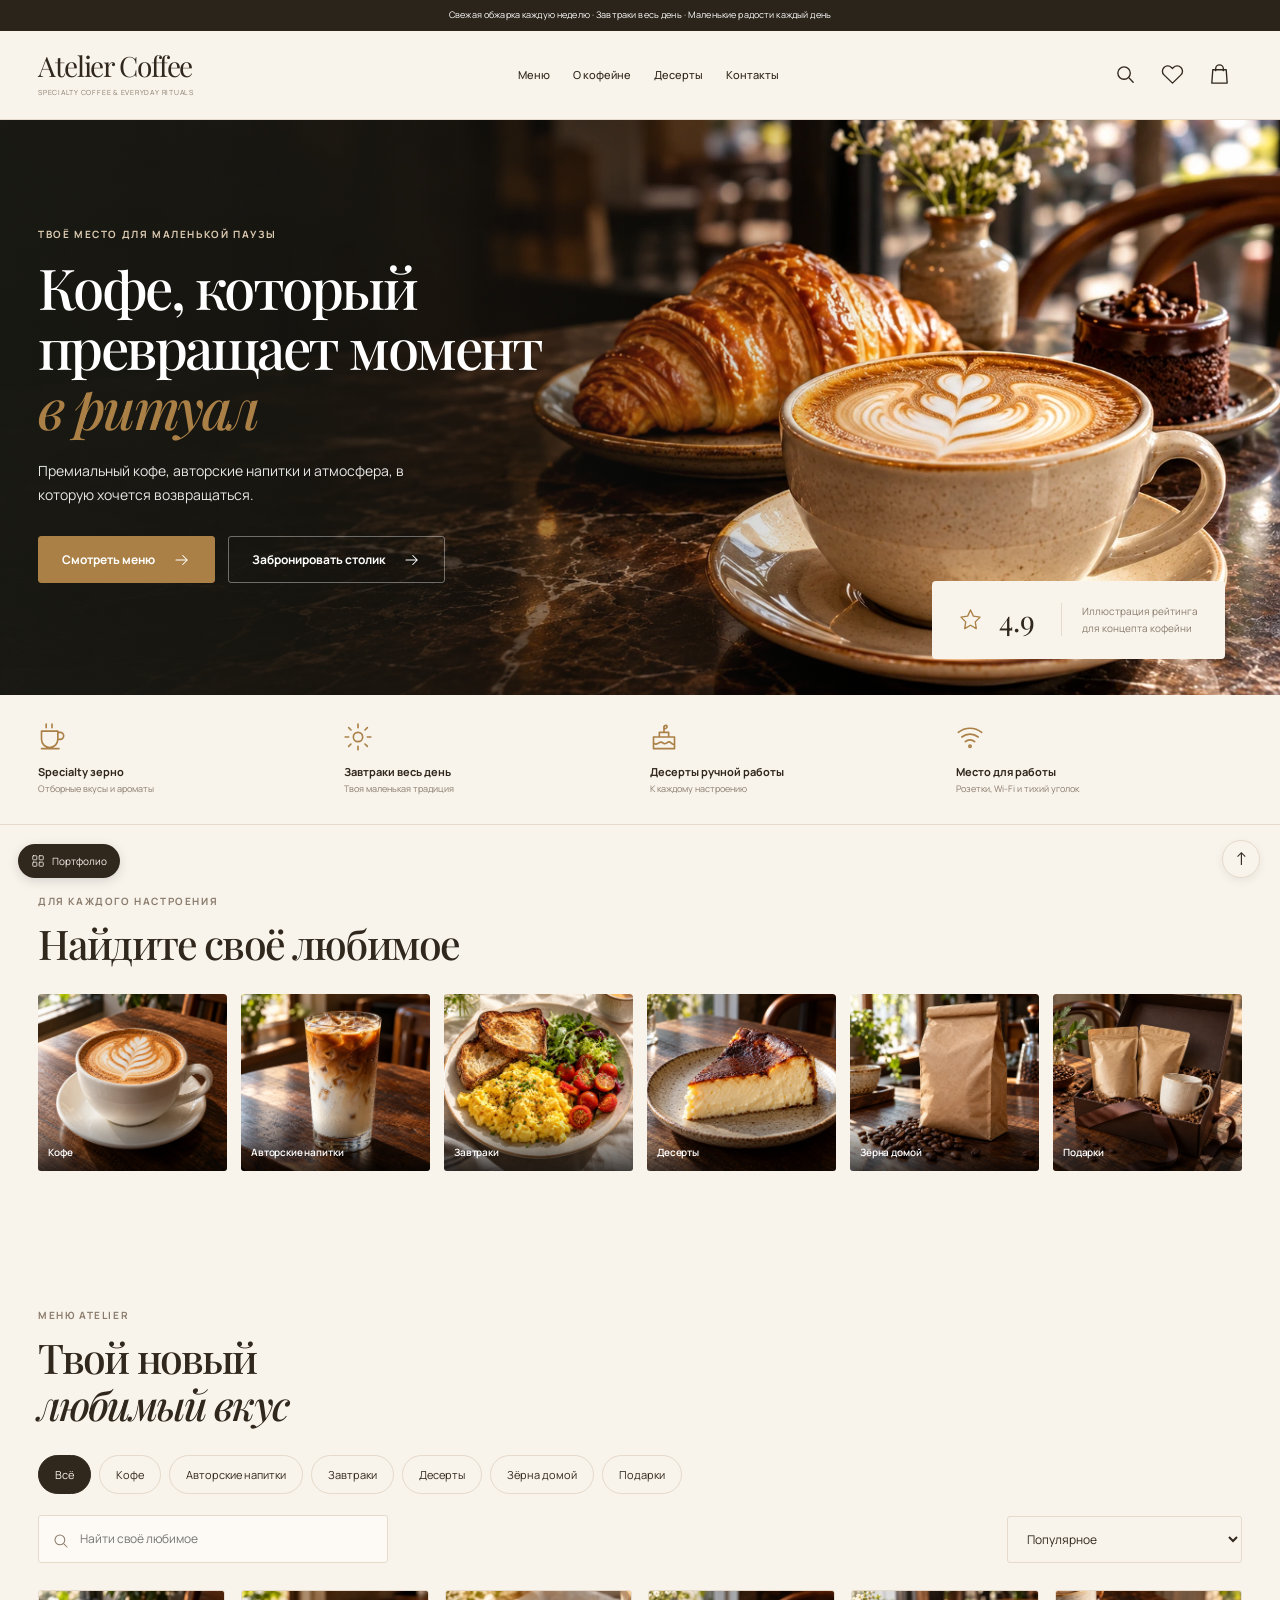
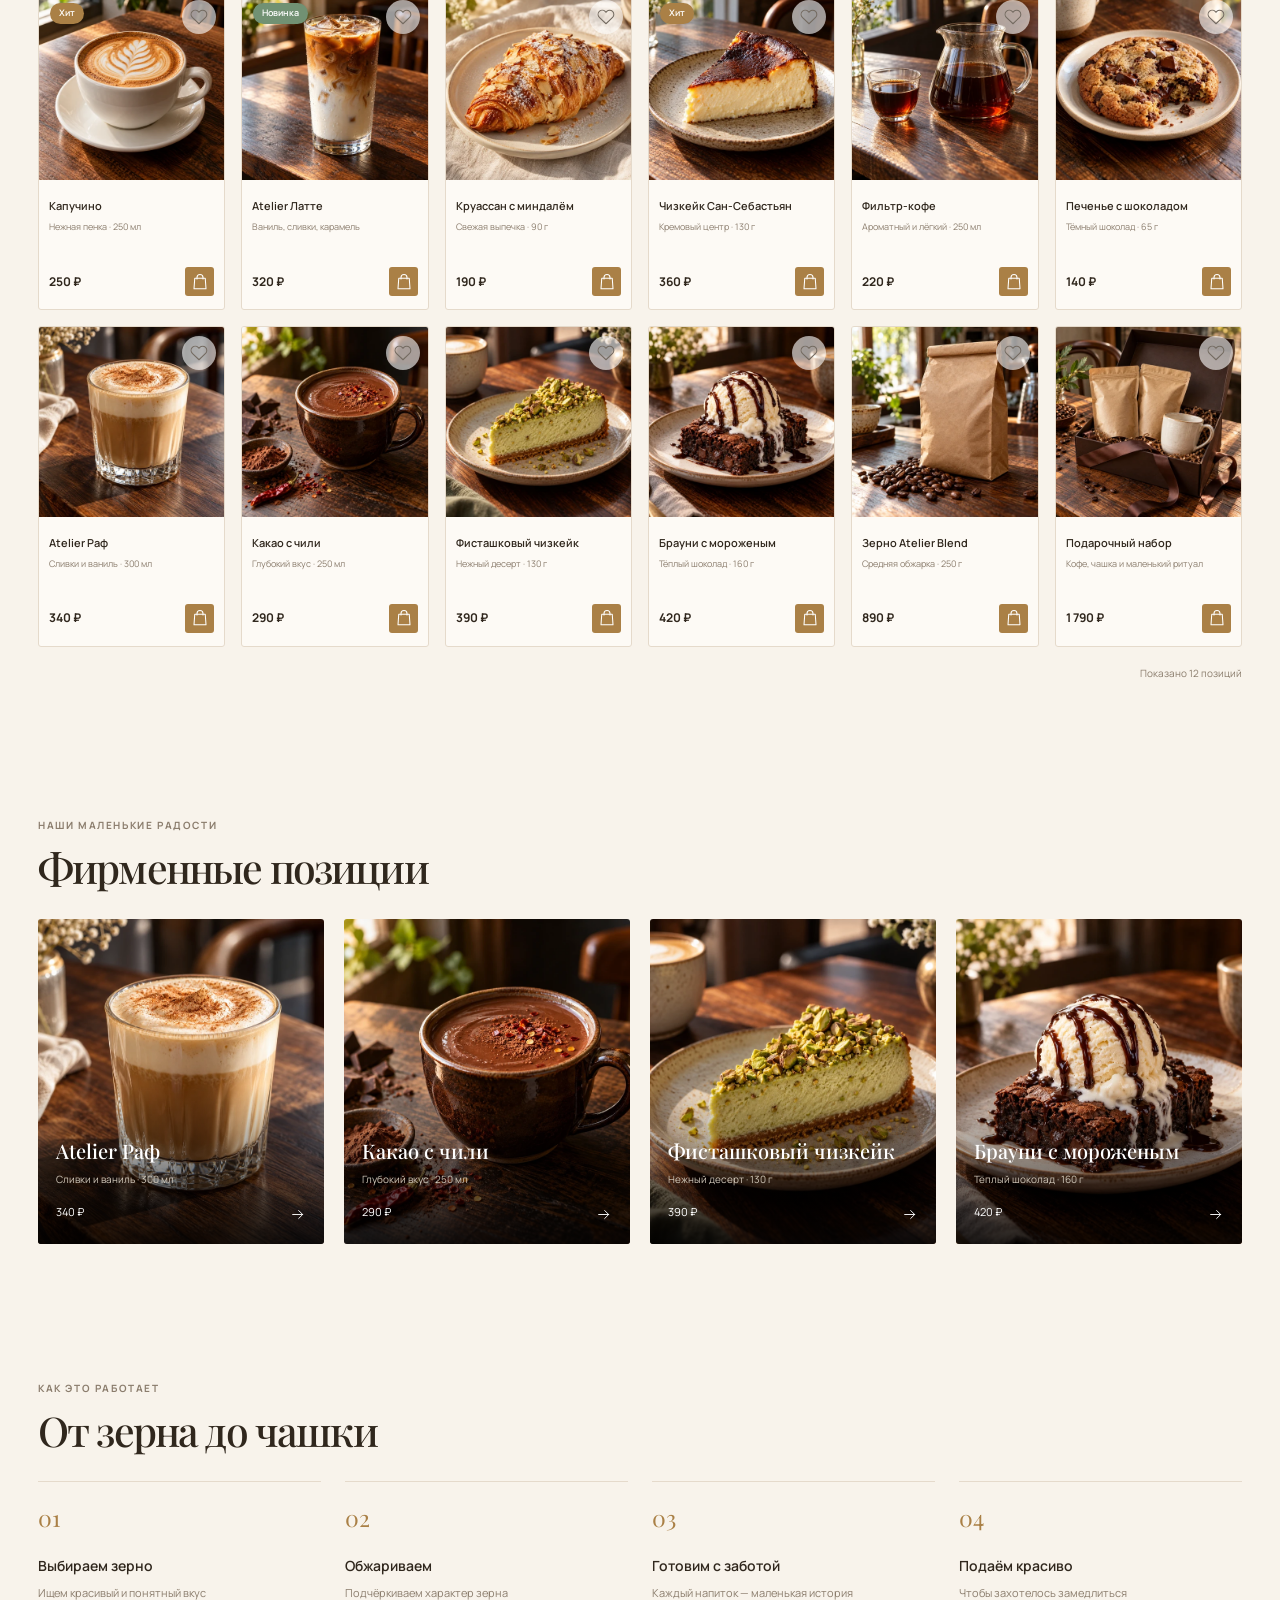
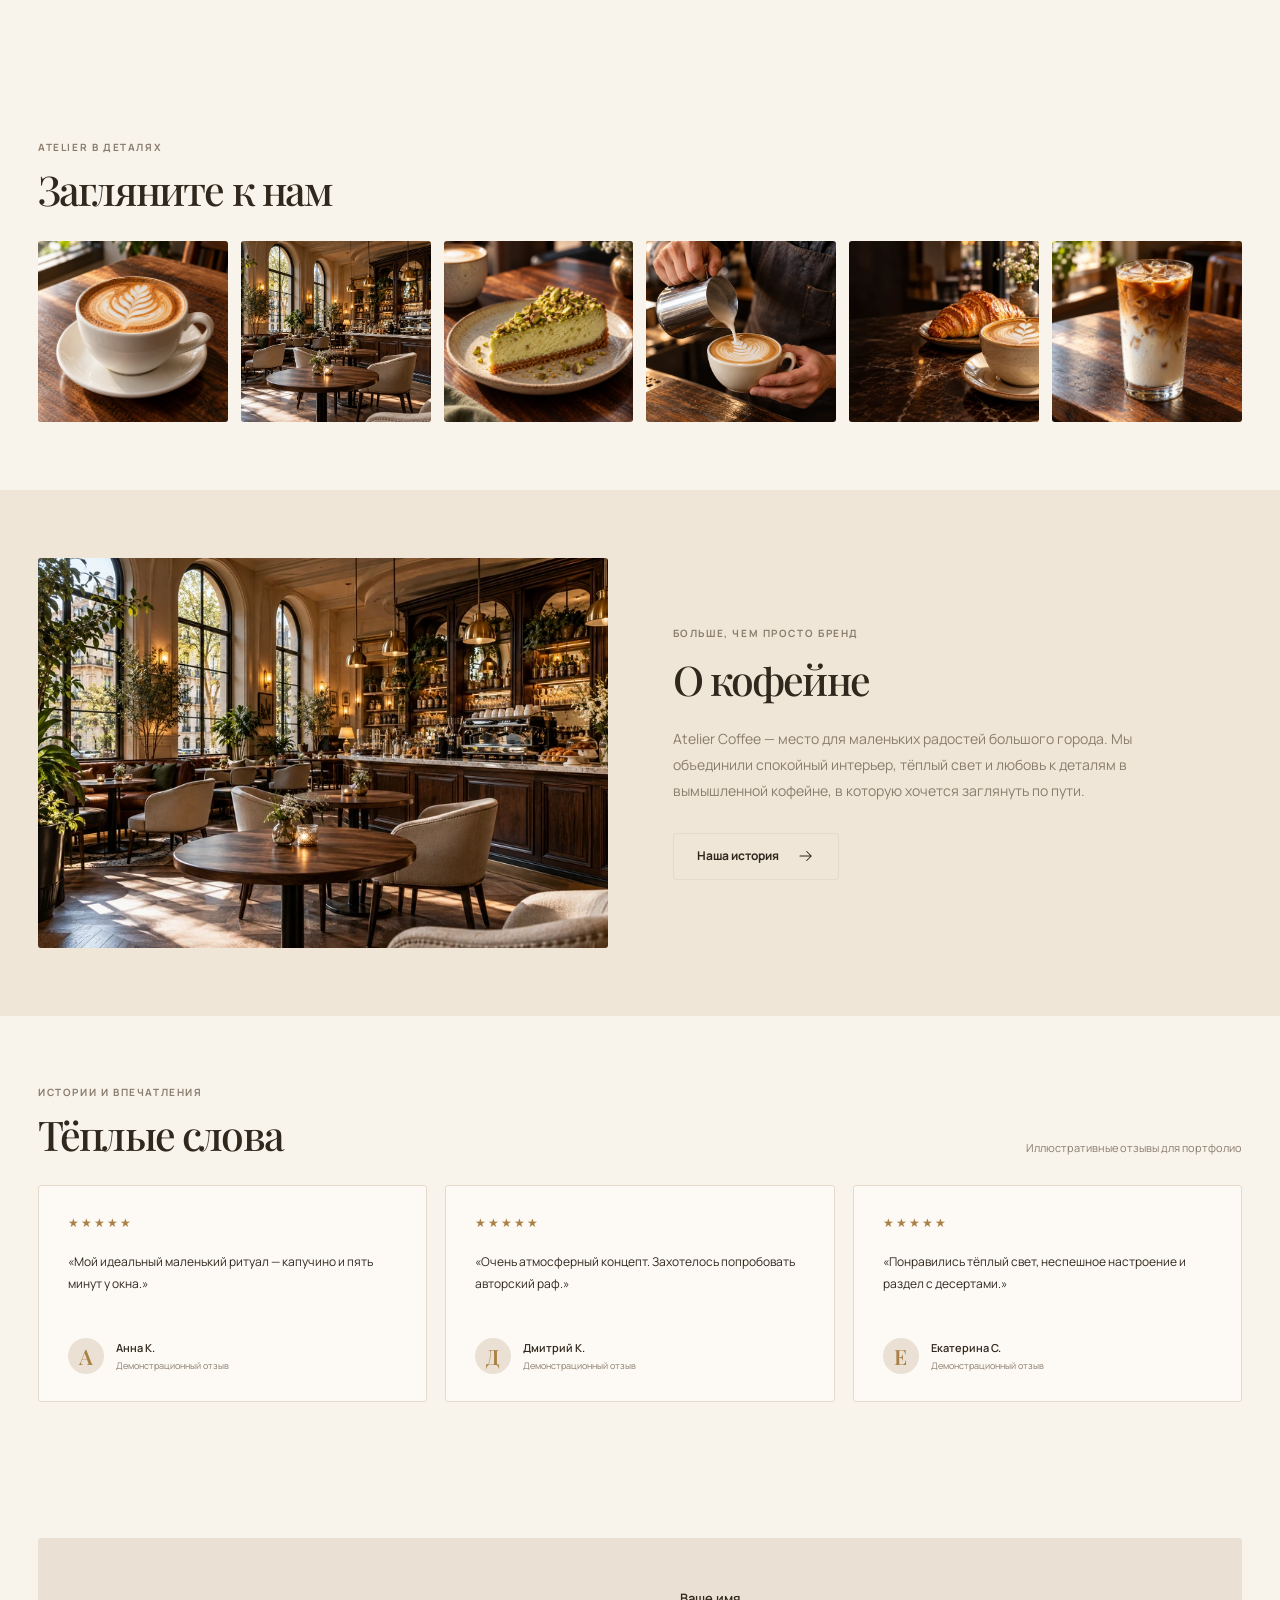
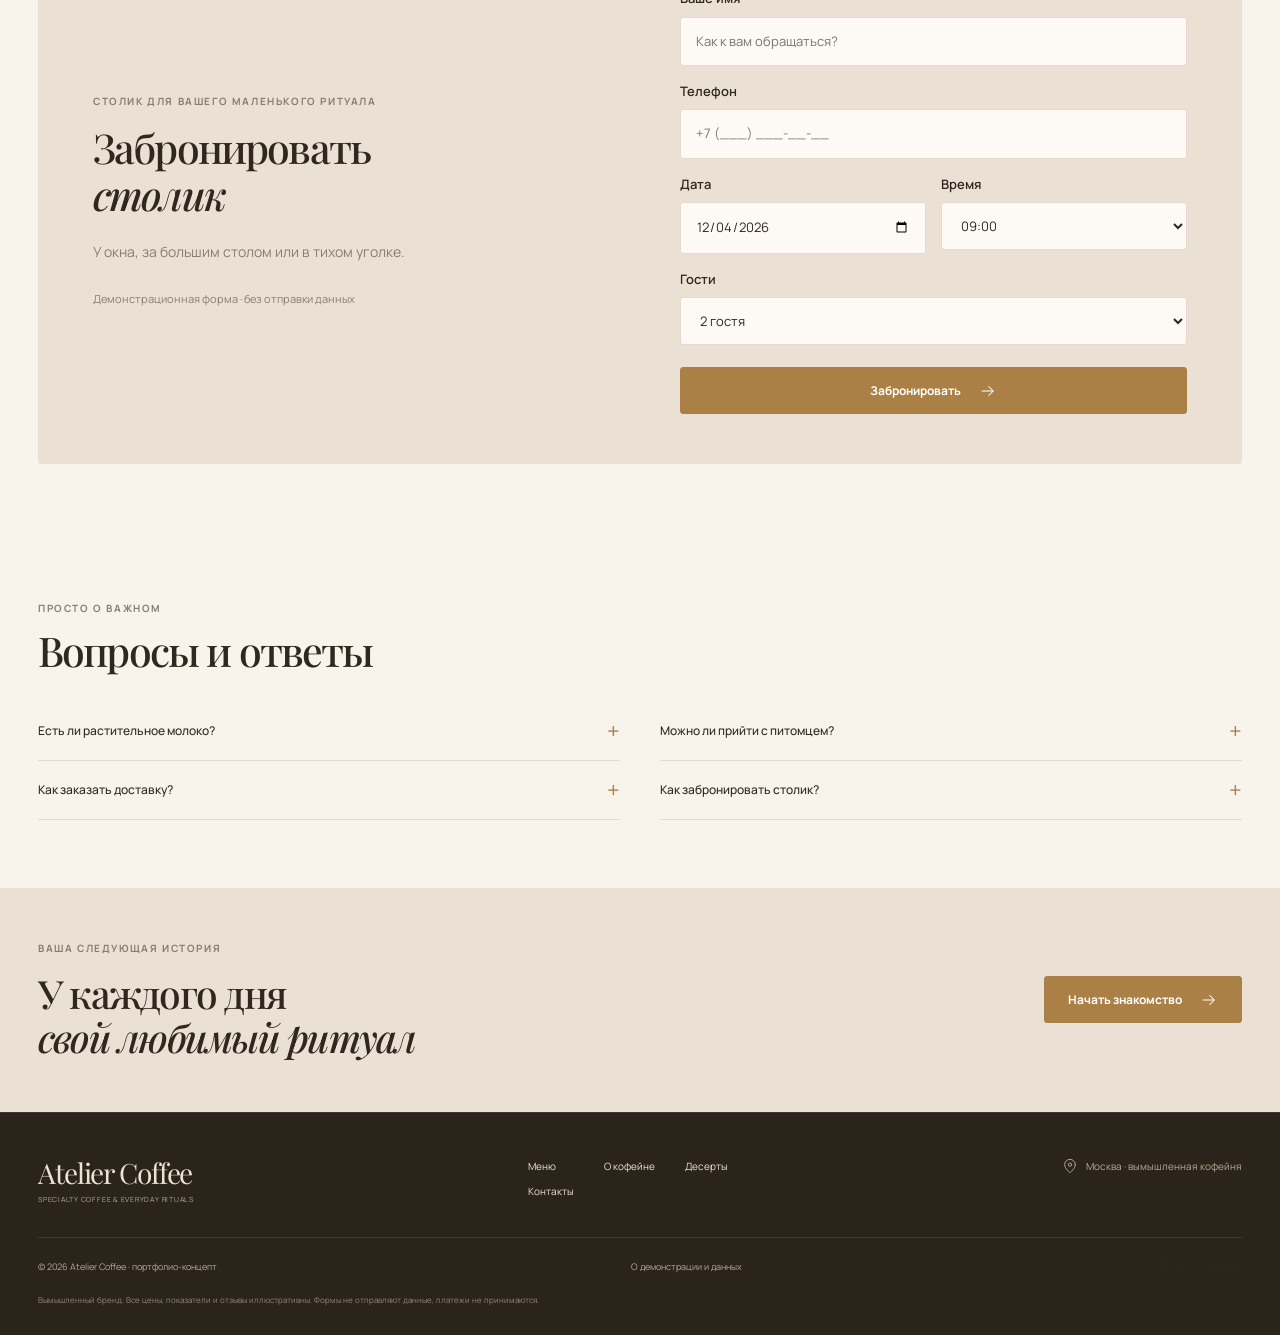
<file: projects/coffee/index.html>
<!doctype html><html lang="ru"><head><meta charset="utf-8"><meta name="viewport" content="width=device-width,initial-scale=1"><meta name="theme-color" content="#ba9059"><title>Atelier Coffee — Момент становится ритуалом</title><meta name="description" content="Премиальный кофе, авторские напитки и атмосфера, в которую хочется возвращаться. Портфолио-концепт с интерактивными элементами."><link rel="icon" type="image/svg+xml" href="favicon.svg"><link rel="stylesheet" href="../../assets/fonts.css"><link rel="stylesheet" href="../../assets/styles.css?v=9fa07d8724d1"><script src="../../assets/app.js" defer></script></head><body class="theme-coffee" data-site="coffee"><a class="skip-link" href="#main">Перейти к содержимому</a><div class="announcement">Свежая обжарка каждую неделю · Завтраки весь день · Маленькие радости каждый день</div><header class="site-header "><div class="container header-inner"><a class="brand" href="./"><span>Atelier Coffee<small>SPECIALTY COFFEE & EVERYDAY RITUALS</small></span></a><nav class="main-nav" id="main-navigation" aria-label="Основная навигация"><a href="#catalog">Меню</a><a href="#about">О кофейне</a><a href="#desserts">Десерты</a><a href="#contact">Контакты</a></nav><div class="header-actions"><button class="icon-btn" data-action="search" aria-label="Поиск"><svg class="icon " viewBox="0 0 24 24" fill="none" stroke="currentColor" stroke-width="1.4" stroke-linecap="round" stroke-linejoin="round" aria-hidden="true"><circle cx="10.5" cy="10.5" r="6.5"/><path d="m16 16 4 4"/></svg></button><button class="icon-btn" data-action="favorites" aria-label="Избранное"><svg class="icon " viewBox="0 0 24 24" fill="none" stroke="currentColor" stroke-width="1.4" stroke-linecap="round" stroke-linejoin="round" aria-hidden="true"><path d="M20.8 4.6a5.5 5.5 0 0 0-7.8 0L12 5.7l-1.1-1.1a5.5 5.5 0 0 0-7.8 7.8L12 21l8.8-8.6a5.5 5.5 0 0 0 0-7.8Z"/></svg><span class="fav-count count" hidden>0</span></button><button class="icon-btn" data-action="cart" aria-label="Открыть корзину"><svg class="icon " viewBox="0 0 24 24" fill="none" stroke="currentColor" stroke-width="1.4" stroke-linecap="round" stroke-linejoin="round" aria-hidden="true"><path d="M5 7h14l1 14H4L5 7Z"/><path d="M8 8V6a4 4 0 0 1 8 0v2"/></svg><span class="cart-count count" hidden>0</span></button><button class="icon-btn menu-toggle" aria-controls="main-navigation" aria-expanded="false" aria-label="Открыть меню"><svg class="icon " viewBox="0 0 24 24" fill="none" stroke="currentColor" stroke-width="1.4" stroke-linecap="round" stroke-linejoin="round" aria-hidden="true"><path d="M4 6h16M4 12h16M4 18h16"/></svg></button></div></div></header><main id="main"><section class="hero hero-coffee" id="top"><img class="hero-image" src="../../assets/hd/coffee/hero.webp" alt="Atelier Coffee — атмосфера бренда" fetchpriority="high" decoding="async" width="1672" height="941" srcset="../../assets/hd/coffee/hero-480.webp 480w, ../../assets/hd/coffee/hero-800.webp 800w, ../../assets/hd/coffee/hero.webp 1672w" sizes="100vw"><div class="hero-shade"></div><div class="container hero-inner"><div class="hero-copy"><span class="eyebrow">ТВОЁ МЕСТО ДЛЯ МАЛЕНЬКОЙ ПАУЗЫ</span><h1>Кофе, который<br>превращает момент<br><em>в ритуал</em></h1><p>Премиальный кофе, авторские напитки и атмосфера, в которую хочется возвращаться.</p><div class="hero-buttons"><a class="btn" href="#catalog">Смотреть меню<svg class="icon " viewBox="0 0 24 24" fill="none" stroke="currentColor" stroke-width="1.4" stroke-linecap="round" stroke-linejoin="round" aria-hidden="true"><path d="M4 12h15m-6-6 6 6-6 6"/></svg></a><a class="btn secondary" href="#booking">Забронировать столик<svg class="icon " viewBox="0 0 24 24" fill="none" stroke="currentColor" stroke-width="1.4" stroke-linecap="round" stroke-linejoin="round" aria-hidden="true"><path d="M4 12h15m-6-6 6 6-6 6"/></svg></a></div></div><div class="hero-rating"><svg class="icon " viewBox="0 0 24 24" fill="none" stroke="currentColor" stroke-width="1.4" stroke-linecap="round" stroke-linejoin="round" aria-hidden="true"><path d="m12 2 3 6.5 7 1-5 5 1 7-6-3.5-6 3.5 1-7-5-5 7-1L12 2Z"/></svg><strong>4.9</strong><span>Иллюстрация рейтинга<br>для концепта кофейни</span></div></div></section><section class="features"><div class="container feature-row"><div class="feature"><svg class="icon " viewBox="0 0 24 24" fill="none" stroke="currentColor" stroke-width="1.4" stroke-linecap="round" stroke-linejoin="round" aria-hidden="true"><path d="M3 7h14v7a7 7 0 0 1-14 0V7ZM17 8h2a3 3 0 0 1 0 6h-2M3 22h15M7 1v3M12 1v3"/></svg><div><strong>Specialty зерно</strong><small>Отборные вкусы и ароматы</small></div></div><div class="feature"><svg class="icon " viewBox="0 0 24 24" fill="none" stroke="currentColor" stroke-width="1.4" stroke-linecap="round" stroke-linejoin="round" aria-hidden="true"><circle cx="12" cy="12" r="4"/><path d="M12 1v3M12 20v3M1 12h3M20 12h3M4 4l2 2M18 18l2 2M4 20l2-2M18 6l2-2"/></svg><div><strong>Завтраки весь день</strong><small>Твоя маленькая традиция</small></div></div><div class="feature"><svg class="icon " viewBox="0 0 24 24" fill="none" stroke="currentColor" stroke-width="1.4" stroke-linecap="round" stroke-linejoin="round" aria-hidden="true"><path d="M3 12h18v10H3zM3 17c3 4 5-3 8 0s4-3 7 0 3 0 3 0M8 12V8h8v4M12 8V3"/><path d="M12 3c3-3 4 2 0 2"/></svg><div><strong>Десерты ручной работы</strong><small>К каждому настроению</small></div></div><div class="feature"><svg class="icon " viewBox="0 0 24 24" fill="none" stroke="currentColor" stroke-width="1.4" stroke-linecap="round" stroke-linejoin="round" aria-hidden="true"><path d="M2 8a16 16 0 0 1 20 0M5 12a11 11 0 0 1 14 0M8 16a6 6 0 0 1 8 0"/><circle cx="12" cy="20" r="1"/></svg><div><strong>Место для работы</strong><small>Розетки, Wi-Fi и тихий уголок</small></div></div></div></section><section class="section " id="categories"><div class="container"><div class="section-heading"><div><span class="eyebrow">ДЛЯ КАЖДОГО НАСТРОЕНИЯ</span><h2>Найдите своё любимое</h2></div></div><div class="category-grid "><a href="#catalog" data-category-link="Кофе" class="category-card"><img class="" src="../../assets/hd/coffee/cappuccino.webp" alt="Кофе" loading="lazy" decoding="async" width="1254" height="1254" srcset="../../assets/hd/coffee/cappuccino-480.webp 480w, ../../assets/hd/coffee/cappuccino-800.webp 800w, ../../assets/hd/coffee/cappuccino.webp 1254w" sizes="(max-width:700px) 94vw, (max-width:1150px) 50vw, 640px"><div><h3>Кофе</h3><p>Посмотреть коллекцию</p><span class="circle-arrow"><svg class="icon " viewBox="0 0 24 24" fill="none" stroke="currentColor" stroke-width="1.4" stroke-linecap="round" stroke-linejoin="round" aria-hidden="true"><path d="M4 12h15m-6-6 6 6-6 6"/></svg></span></div></a><a href="#catalog" data-category-link="Авторские напитки" class="category-card"><img class="" src="../../assets/hd/coffee/latte.webp" alt="Авторские напитки" loading="lazy" decoding="async" width="1254" height="1254" srcset="../../assets/hd/coffee/latte-480.webp 480w, ../../assets/hd/coffee/latte-800.webp 800w, ../../assets/hd/coffee/latte.webp 1254w" sizes="(max-width:700px) 94vw, (max-width:1150px) 50vw, 640px"><div><h3>Авторские напитки</h3><p>Посмотреть коллекцию</p><span class="circle-arrow"><svg class="icon " viewBox="0 0 24 24" fill="none" stroke="currentColor" stroke-width="1.4" stroke-linecap="round" stroke-linejoin="round" aria-hidden="true"><path d="M4 12h15m-6-6 6 6-6 6"/></svg></span></div></a><a href="#catalog" data-category-link="Завтраки" class="category-card"><img class="" src="../../assets/hd/bakery/breakfast.webp" alt="Завтраки" loading="lazy" decoding="async" width="1254" height="1254" srcset="../../assets/hd/bakery/breakfast-480.webp 480w, ../../assets/hd/bakery/breakfast-800.webp 800w, ../../assets/hd/bakery/breakfast.webp 1254w" sizes="(max-width:700px) 94vw, (max-width:1150px) 50vw, 640px"><div><h3>Завтраки</h3><p>Посмотреть коллекцию</p><span class="circle-arrow"><svg class="icon " viewBox="0 0 24 24" fill="none" stroke="currentColor" stroke-width="1.4" stroke-linecap="round" stroke-linejoin="round" aria-hidden="true"><path d="M4 12h15m-6-6 6 6-6 6"/></svg></span></div></a><a href="#catalog" data-category-link="Десерты" class="category-card"><img class="" src="../../assets/hd/coffee/cheesecake.webp" alt="Десерты" loading="lazy" decoding="async" width="1254" height="1254" srcset="../../assets/hd/coffee/cheesecake-480.webp 480w, ../../assets/hd/coffee/cheesecake-800.webp 800w, ../../assets/hd/coffee/cheesecake.webp 1254w" sizes="(max-width:700px) 94vw, (max-width:1150px) 50vw, 640px"><div><h3>Десерты</h3><p>Посмотреть коллекцию</p><span class="circle-arrow"><svg class="icon " viewBox="0 0 24 24" fill="none" stroke="currentColor" stroke-width="1.4" stroke-linecap="round" stroke-linejoin="round" aria-hidden="true"><path d="M4 12h15m-6-6 6 6-6 6"/></svg></span></div></a><a href="#catalog" data-category-link="Зёрна домой" class="category-card"><img class="" src="../../assets/hd/coffee/beans.webp" alt="Зёрна домой" loading="lazy" decoding="async" width="1254" height="1254" srcset="../../assets/hd/coffee/beans-480.webp 480w, ../../assets/hd/coffee/beans-800.webp 800w, ../../assets/hd/coffee/beans.webp 1254w" sizes="(max-width:700px) 94vw, (max-width:1150px) 50vw, 640px"><div><h3>Зёрна домой</h3><p>Посмотреть коллекцию</p><span class="circle-arrow"><svg class="icon " viewBox="0 0 24 24" fill="none" stroke="currentColor" stroke-width="1.4" stroke-linecap="round" stroke-linejoin="round" aria-hidden="true"><path d="M4 12h15m-6-6 6 6-6 6"/></svg></span></div></a><a href="#catalog" data-category-link="Подарки" class="category-card"><img class="" src="../../assets/hd/coffee/gift.webp" alt="Подарки" loading="lazy" decoding="async" width="1254" height="1254" srcset="../../assets/hd/coffee/gift-480.webp 480w, ../../assets/hd/coffee/gift-800.webp 800w, ../../assets/hd/coffee/gift.webp 1254w" sizes="(max-width:700px) 94vw, (max-width:1150px) 50vw, 640px"><div><h3>Подарки</h3><p>Посмотреть коллекцию</p><span class="circle-arrow"><svg class="icon " viewBox="0 0 24 24" fill="none" stroke="currentColor" stroke-width="1.4" stroke-linecap="round" stroke-linejoin="round" aria-hidden="true"><path d="M4 12h15m-6-6 6 6-6 6"/></svg></span></div></a></div></div></section><section class="section " id="catalog"><div class="container"><div class="section-heading"><div><span class="eyebrow">МЕНЮ ATELIER</span><h2>Твой новый<br><em>любимый вкус</em></h2></div></div><div class="catalog-toolbar"><div class="filter-pills" aria-label="Категории товаров"><button class="pill active" data-filter="all" aria-pressed="true">Всё</button><button class="pill" data-filter="Кофе" aria-pressed="false">Кофе</button><button class="pill" data-filter="Авторские напитки" aria-pressed="false">Авторские напитки</button><button class="pill" data-filter="Завтраки" aria-pressed="false">Завтраки</button><button class="pill" data-filter="Десерты" aria-pressed="false">Десерты</button><button class="pill" data-filter="Зёрна домой" aria-pressed="false">Зёрна домой</button><button class="pill" data-filter="Подарки" aria-pressed="false">Подарки</button></div><div class="catalog-controls"><label class="search-field"><svg class="icon " viewBox="0 0 24 24" fill="none" stroke="currentColor" stroke-width="1.4" stroke-linecap="round" stroke-linejoin="round" aria-hidden="true"><circle cx="10.5" cy="10.5" r="6.5"/><path d="m16 16 4 4"/></svg><input type="search" name="catalog-search" placeholder="Найти своё любимое" aria-label="Поиск по каталогу"></label><select data-sort aria-label="Сортировать каталог"><option value="default">Популярное</option><option value="asc">Цена по возрастанию</option><option value="desc">Цена по убыванию</option><option value="name">По названию</option></select></div></div><div class="product-grid"><article class="product-card" data-product="0" data-category="Кофе" data-price="250" data-name="капучино"><div class="product-image-wrap"><span class="badge ">Хит</span><button class="favorite icon-btn" data-action="favorite" data-index="0" aria-label="В избранное: Капучино" aria-pressed="false"><svg class="icon " viewBox="0 0 24 24" fill="none" stroke="currentColor" stroke-width="1.4" stroke-linecap="round" stroke-linejoin="round" aria-hidden="true"><path d="M20.8 4.6a5.5 5.5 0 0 0-7.8 0L12 5.7l-1.1-1.1a5.5 5.5 0 0 0-7.8 7.8L12 21l8.8-8.6a5.5 5.5 0 0 0 0-7.8Z"/></svg></button><button class="product-image-button" data-action="product" data-index="0" aria-label="Подробнее: Капучино"><img class="" src="../../assets/hd/coffee/cappuccino.webp" alt="Капучино" loading="lazy" decoding="async" width="1254" height="1254" srcset="../../assets/hd/coffee/cappuccino-480.webp 480w, ../../assets/hd/coffee/cappuccino-800.webp 800w, ../../assets/hd/coffee/cappuccino.webp 1254w" sizes="(max-width:700px) 48vw, (max-width:1150px) 24vw, 260px"></button></div><div class="product-info"><button class="text-button" data-action="product" data-index="0"><h3>Капучино</h3></button><p>Нежная пенка · 250 мл</p><div class="product-price"><div><strong>250 ₽</strong></div><button class="add-to-cart" data-action="add" data-index="0" aria-label="Добавить в корзину: Капучино"><svg class="icon " viewBox="0 0 24 24" fill="none" stroke="currentColor" stroke-width="1.4" stroke-linecap="round" stroke-linejoin="round" aria-hidden="true"><path d="M5 7h14l1 14H4L5 7Z"/><path d="M8 8V6a4 4 0 0 1 8 0v2"/></svg></button></div></div></article><article class="product-card" data-product="1" data-category="Авторские напитки" data-price="320" data-name="atelier латте"><div class="product-image-wrap"><span class="badge new">Новинка</span><button class="favorite icon-btn" data-action="favorite" data-index="1" aria-label="В избранное: Atelier Латте" aria-pressed="false"><svg class="icon " viewBox="0 0 24 24" fill="none" stroke="currentColor" stroke-width="1.4" stroke-linecap="round" stroke-linejoin="round" aria-hidden="true"><path d="M20.8 4.6a5.5 5.5 0 0 0-7.8 0L12 5.7l-1.1-1.1a5.5 5.5 0 0 0-7.8 7.8L12 21l8.8-8.6a5.5 5.5 0 0 0 0-7.8Z"/></svg></button><button class="product-image-button" data-action="product" data-index="1" aria-label="Подробнее: Atelier Латте"><img class="" src="../../assets/hd/coffee/latte.webp" alt="Atelier Латте" loading="lazy" decoding="async" width="1254" height="1254" srcset="../../assets/hd/coffee/latte-480.webp 480w, ../../assets/hd/coffee/latte-800.webp 800w, ../../assets/hd/coffee/latte.webp 1254w" sizes="(max-width:700px) 48vw, (max-width:1150px) 24vw, 260px"></button></div><div class="product-info"><button class="text-button" data-action="product" data-index="1"><h3>Atelier Латте</h3></button><p>Ваниль, сливки, карамель</p><div class="product-price"><div><strong>320 ₽</strong></div><button class="add-to-cart" data-action="add" data-index="1" aria-label="Добавить в корзину: Atelier Латте"><svg class="icon " viewBox="0 0 24 24" fill="none" stroke="currentColor" stroke-width="1.4" stroke-linecap="round" stroke-linejoin="round" aria-hidden="true"><path d="M5 7h14l1 14H4L5 7Z"/><path d="M8 8V6a4 4 0 0 1 8 0v2"/></svg></button></div></div></article><article class="product-card" data-product="2" data-category="Завтраки" data-price="190" data-name="круассан с миндалём"><div class="product-image-wrap"><button class="favorite icon-btn" data-action="favorite" data-index="2" aria-label="В избранное: Круассан с миндалём" aria-pressed="false"><svg class="icon " viewBox="0 0 24 24" fill="none" stroke="currentColor" stroke-width="1.4" stroke-linecap="round" stroke-linejoin="round" aria-hidden="true"><path d="M20.8 4.6a5.5 5.5 0 0 0-7.8 0L12 5.7l-1.1-1.1a5.5 5.5 0 0 0-7.8 7.8L12 21l8.8-8.6a5.5 5.5 0 0 0 0-7.8Z"/></svg></button><button class="product-image-button" data-action="product" data-index="2" aria-label="Подробнее: Круассан с миндалём"><img class="" src="../../assets/hd/bakery/almond-croissant.webp" alt="Круассан с миндалём" loading="lazy" decoding="async" width="1254" height="1254" srcset="../../assets/hd/bakery/almond-croissant-480.webp 480w, ../../assets/hd/bakery/almond-croissant-800.webp 800w, ../../assets/hd/bakery/almond-croissant.webp 1254w" sizes="(max-width:700px) 48vw, (max-width:1150px) 24vw, 260px"></button></div><div class="product-info"><button class="text-button" data-action="product" data-index="2"><h3>Круассан с миндалём</h3></button><p>Свежая выпечка · 90 г</p><div class="product-price"><div><strong>190 ₽</strong></div><button class="add-to-cart" data-action="add" data-index="2" aria-label="Добавить в корзину: Круассан с миндалём"><svg class="icon " viewBox="0 0 24 24" fill="none" stroke="currentColor" stroke-width="1.4" stroke-linecap="round" stroke-linejoin="round" aria-hidden="true"><path d="M5 7h14l1 14H4L5 7Z"/><path d="M8 8V6a4 4 0 0 1 8 0v2"/></svg></button></div></div></article><article class="product-card" data-product="3" data-category="Десерты" data-price="360" data-name="чизкейк сан-себастьян"><div class="product-image-wrap"><span class="badge ">Хит</span><button class="favorite icon-btn" data-action="favorite" data-index="3" aria-label="В избранное: Чизкейк Сан-Себастьян" aria-pressed="false"><svg class="icon " viewBox="0 0 24 24" fill="none" stroke="currentColor" stroke-width="1.4" stroke-linecap="round" stroke-linejoin="round" aria-hidden="true"><path d="M20.8 4.6a5.5 5.5 0 0 0-7.8 0L12 5.7l-1.1-1.1a5.5 5.5 0 0 0-7.8 7.8L12 21l8.8-8.6a5.5 5.5 0 0 0 0-7.8Z"/></svg></button><button class="product-image-button" data-action="product" data-index="3" aria-label="Подробнее: Чизкейк Сан-Себастьян"><img class="" src="../../assets/hd/coffee/cheesecake.webp" alt="Чизкейк Сан-Себастьян" loading="lazy" decoding="async" width="1254" height="1254" srcset="../../assets/hd/coffee/cheesecake-480.webp 480w, ../../assets/hd/coffee/cheesecake-800.webp 800w, ../../assets/hd/coffee/cheesecake.webp 1254w" sizes="(max-width:700px) 48vw, (max-width:1150px) 24vw, 260px"></button></div><div class="product-info"><button class="text-button" data-action="product" data-index="3"><h3>Чизкейк Сан-Себастьян</h3></button><p>Кремовый центр · 130 г</p><div class="product-price"><div><strong>360 ₽</strong></div><button class="add-to-cart" data-action="add" data-index="3" aria-label="Добавить в корзину: Чизкейк Сан-Себастьян"><svg class="icon " viewBox="0 0 24 24" fill="none" stroke="currentColor" stroke-width="1.4" stroke-linecap="round" stroke-linejoin="round" aria-hidden="true"><path d="M5 7h14l1 14H4L5 7Z"/><path d="M8 8V6a4 4 0 0 1 8 0v2"/></svg></button></div></div></article><article class="product-card" data-product="4" data-category="Кофе" data-price="220" data-name="фильтр-кофе"><div class="product-image-wrap"><button class="favorite icon-btn" data-action="favorite" data-index="4" aria-label="В избранное: Фильтр-кофе" aria-pressed="false"><svg class="icon " viewBox="0 0 24 24" fill="none" stroke="currentColor" stroke-width="1.4" stroke-linecap="round" stroke-linejoin="round" aria-hidden="true"><path d="M20.8 4.6a5.5 5.5 0 0 0-7.8 0L12 5.7l-1.1-1.1a5.5 5.5 0 0 0-7.8 7.8L12 21l8.8-8.6a5.5 5.5 0 0 0 0-7.8Z"/></svg></button><button class="product-image-button" data-action="product" data-index="4" aria-label="Подробнее: Фильтр-кофе"><img class="" src="../../assets/hd/coffee/filter.webp" alt="Фильтр-кофе" loading="lazy" decoding="async" width="1254" height="1254" srcset="../../assets/hd/coffee/filter-480.webp 480w, ../../assets/hd/coffee/filter-800.webp 800w, ../../assets/hd/coffee/filter.webp 1254w" sizes="(max-width:700px) 48vw, (max-width:1150px) 24vw, 260px"></button></div><div class="product-info"><button class="text-button" data-action="product" data-index="4"><h3>Фильтр-кофе</h3></button><p>Ароматный и лёгкий · 250 мл</p><div class="product-price"><div><strong>220 ₽</strong></div><button class="add-to-cart" data-action="add" data-index="4" aria-label="Добавить в корзину: Фильтр-кофе"><svg class="icon " viewBox="0 0 24 24" fill="none" stroke="currentColor" stroke-width="1.4" stroke-linecap="round" stroke-linejoin="round" aria-hidden="true"><path d="M5 7h14l1 14H4L5 7Z"/><path d="M8 8V6a4 4 0 0 1 8 0v2"/></svg></button></div></div></article><article class="product-card" data-product="5" data-category="Десерты" data-price="140" data-name="печенье с шоколадом"><div class="product-image-wrap"><button class="favorite icon-btn" data-action="favorite" data-index="5" aria-label="В избранное: Печенье с шоколадом" aria-pressed="false"><svg class="icon " viewBox="0 0 24 24" fill="none" stroke="currentColor" stroke-width="1.4" stroke-linecap="round" stroke-linejoin="round" aria-hidden="true"><path d="M20.8 4.6a5.5 5.5 0 0 0-7.8 0L12 5.7l-1.1-1.1a5.5 5.5 0 0 0-7.8 7.8L12 21l8.8-8.6a5.5 5.5 0 0 0 0-7.8Z"/></svg></button><button class="product-image-button" data-action="product" data-index="5" aria-label="Подробнее: Печенье с шоколадом"><img class="" src="../../assets/hd/coffee/cookie.webp" alt="Печенье с шоколадом" loading="lazy" decoding="async" width="1254" height="1254" srcset="../../assets/hd/coffee/cookie-480.webp 480w, ../../assets/hd/coffee/cookie-800.webp 800w, ../../assets/hd/coffee/cookie.webp 1254w" sizes="(max-width:700px) 48vw, (max-width:1150px) 24vw, 260px"></button></div><div class="product-info"><button class="text-button" data-action="product" data-index="5"><h3>Печенье с шоколадом</h3></button><p>Тёмный шоколад · 65 г</p><div class="product-price"><div><strong>140 ₽</strong></div><button class="add-to-cart" data-action="add" data-index="5" aria-label="Добавить в корзину: Печенье с шоколадом"><svg class="icon " viewBox="0 0 24 24" fill="none" stroke="currentColor" stroke-width="1.4" stroke-linecap="round" stroke-linejoin="round" aria-hidden="true"><path d="M5 7h14l1 14H4L5 7Z"/><path d="M8 8V6a4 4 0 0 1 8 0v2"/></svg></button></div></div></article><article class="product-card" data-product="6" data-category="Авторские напитки" data-price="340" data-name="atelier раф"><div class="product-image-wrap"><button class="favorite icon-btn" data-action="favorite" data-index="6" aria-label="В избранное: Atelier Раф" aria-pressed="false"><svg class="icon " viewBox="0 0 24 24" fill="none" stroke="currentColor" stroke-width="1.4" stroke-linecap="round" stroke-linejoin="round" aria-hidden="true"><path d="M20.8 4.6a5.5 5.5 0 0 0-7.8 0L12 5.7l-1.1-1.1a5.5 5.5 0 0 0-7.8 7.8L12 21l8.8-8.6a5.5 5.5 0 0 0 0-7.8Z"/></svg></button><button class="product-image-button" data-action="product" data-index="6" aria-label="Подробнее: Atelier Раф"><img class="" src="../../assets/hd/coffee/raf.webp" alt="Atelier Раф" loading="lazy" decoding="async" width="1254" height="1254" srcset="../../assets/hd/coffee/raf-480.webp 480w, ../../assets/hd/coffee/raf-800.webp 800w, ../../assets/hd/coffee/raf.webp 1254w" sizes="(max-width:700px) 48vw, (max-width:1150px) 24vw, 260px"></button></div><div class="product-info"><button class="text-button" data-action="product" data-index="6"><h3>Atelier Раф</h3></button><p>Сливки и ваниль · 300 мл</p><div class="product-price"><div><strong>340 ₽</strong></div><button class="add-to-cart" data-action="add" data-index="6" aria-label="Добавить в корзину: Atelier Раф"><svg class="icon " viewBox="0 0 24 24" fill="none" stroke="currentColor" stroke-width="1.4" stroke-linecap="round" stroke-linejoin="round" aria-hidden="true"><path d="M5 7h14l1 14H4L5 7Z"/><path d="M8 8V6a4 4 0 0 1 8 0v2"/></svg></button></div></div></article><article class="product-card" data-product="7" data-category="Авторские напитки" data-price="290" data-name="какао с чили"><div class="product-image-wrap"><button class="favorite icon-btn" data-action="favorite" data-index="7" aria-label="В избранное: Какао с чили" aria-pressed="false"><svg class="icon " viewBox="0 0 24 24" fill="none" stroke="currentColor" stroke-width="1.4" stroke-linecap="round" stroke-linejoin="round" aria-hidden="true"><path d="M20.8 4.6a5.5 5.5 0 0 0-7.8 0L12 5.7l-1.1-1.1a5.5 5.5 0 0 0-7.8 7.8L12 21l8.8-8.6a5.5 5.5 0 0 0 0-7.8Z"/></svg></button><button class="product-image-button" data-action="product" data-index="7" aria-label="Подробнее: Какао с чили"><img class="" src="../../assets/hd/coffee/cocoa.webp" alt="Какао с чили" loading="lazy" decoding="async" width="1254" height="1254" srcset="../../assets/hd/coffee/cocoa-480.webp 480w, ../../assets/hd/coffee/cocoa-800.webp 800w, ../../assets/hd/coffee/cocoa.webp 1254w" sizes="(max-width:700px) 48vw, (max-width:1150px) 24vw, 260px"></button></div><div class="product-info"><button class="text-button" data-action="product" data-index="7"><h3>Какао с чили</h3></button><p>Глубокий вкус · 250 мл</p><div class="product-price"><div><strong>290 ₽</strong></div><button class="add-to-cart" data-action="add" data-index="7" aria-label="Добавить в корзину: Какао с чили"><svg class="icon " viewBox="0 0 24 24" fill="none" stroke="currentColor" stroke-width="1.4" stroke-linecap="round" stroke-linejoin="round" aria-hidden="true"><path d="M5 7h14l1 14H4L5 7Z"/><path d="M8 8V6a4 4 0 0 1 8 0v2"/></svg></button></div></div></article><article class="product-card" data-product="8" data-category="Десерты" data-price="390" data-name="фисташковый чизкейк"><div class="product-image-wrap"><button class="favorite icon-btn" data-action="favorite" data-index="8" aria-label="В избранное: Фисташковый чизкейк" aria-pressed="false"><svg class="icon " viewBox="0 0 24 24" fill="none" stroke="currentColor" stroke-width="1.4" stroke-linecap="round" stroke-linejoin="round" aria-hidden="true"><path d="M20.8 4.6a5.5 5.5 0 0 0-7.8 0L12 5.7l-1.1-1.1a5.5 5.5 0 0 0-7.8 7.8L12 21l8.8-8.6a5.5 5.5 0 0 0 0-7.8Z"/></svg></button><button class="product-image-button" data-action="product" data-index="8" aria-label="Подробнее: Фисташковый чизкейк"><img class="" src="../../assets/hd/coffee/pistachio.webp" alt="Фисташковый чизкейк" loading="lazy" decoding="async" width="1254" height="1254" srcset="../../assets/hd/coffee/pistachio-480.webp 480w, ../../assets/hd/coffee/pistachio-800.webp 800w, ../../assets/hd/coffee/pistachio.webp 1254w" sizes="(max-width:700px) 48vw, (max-width:1150px) 24vw, 260px"></button></div><div class="product-info"><button class="text-button" data-action="product" data-index="8"><h3>Фисташковый чизкейк</h3></button><p>Нежный десерт · 130 г</p><div class="product-price"><div><strong>390 ₽</strong></div><button class="add-to-cart" data-action="add" data-index="8" aria-label="Добавить в корзину: Фисташковый чизкейк"><svg class="icon " viewBox="0 0 24 24" fill="none" stroke="currentColor" stroke-width="1.4" stroke-linecap="round" stroke-linejoin="round" aria-hidden="true"><path d="M5 7h14l1 14H4L5 7Z"/><path d="M8 8V6a4 4 0 0 1 8 0v2"/></svg></button></div></div></article><article class="product-card" data-product="9" data-category="Десерты" data-price="420" data-name="брауни с мороженым"><div class="product-image-wrap"><button class="favorite icon-btn" data-action="favorite" data-index="9" aria-label="В избранное: Брауни с мороженым" aria-pressed="false"><svg class="icon " viewBox="0 0 24 24" fill="none" stroke="currentColor" stroke-width="1.4" stroke-linecap="round" stroke-linejoin="round" aria-hidden="true"><path d="M20.8 4.6a5.5 5.5 0 0 0-7.8 0L12 5.7l-1.1-1.1a5.5 5.5 0 0 0-7.8 7.8L12 21l8.8-8.6a5.5 5.5 0 0 0 0-7.8Z"/></svg></button><button class="product-image-button" data-action="product" data-index="9" aria-label="Подробнее: Брауни с мороженым"><img class="" src="../../assets/hd/coffee/brownie.webp" alt="Брауни с мороженым" loading="lazy" decoding="async" width="1254" height="1254" srcset="../../assets/hd/coffee/brownie-480.webp 480w, ../../assets/hd/coffee/brownie-800.webp 800w, ../../assets/hd/coffee/brownie.webp 1254w" sizes="(max-width:700px) 48vw, (max-width:1150px) 24vw, 260px"></button></div><div class="product-info"><button class="text-button" data-action="product" data-index="9"><h3>Брауни с мороженым</h3></button><p>Тёплый шоколад · 160 г</p><div class="product-price"><div><strong>420 ₽</strong></div><button class="add-to-cart" data-action="add" data-index="9" aria-label="Добавить в корзину: Брауни с мороженым"><svg class="icon " viewBox="0 0 24 24" fill="none" stroke="currentColor" stroke-width="1.4" stroke-linecap="round" stroke-linejoin="round" aria-hidden="true"><path d="M5 7h14l1 14H4L5 7Z"/><path d="M8 8V6a4 4 0 0 1 8 0v2"/></svg></button></div></div></article><article class="product-card" data-product="10" data-category="Зёрна домой" data-price="890" data-name="зерно atelier blend"><div class="product-image-wrap"><button class="favorite icon-btn" data-action="favorite" data-index="10" aria-label="В избранное: Зерно Atelier Blend" aria-pressed="false"><svg class="icon " viewBox="0 0 24 24" fill="none" stroke="currentColor" stroke-width="1.4" stroke-linecap="round" stroke-linejoin="round" aria-hidden="true"><path d="M20.8 4.6a5.5 5.5 0 0 0-7.8 0L12 5.7l-1.1-1.1a5.5 5.5 0 0 0-7.8 7.8L12 21l8.8-8.6a5.5 5.5 0 0 0 0-7.8Z"/></svg></button><button class="product-image-button" data-action="product" data-index="10" aria-label="Подробнее: Зерно Atelier Blend"><img class="" src="../../assets/hd/coffee/beans.webp" alt="Зерно Atelier Blend" loading="lazy" decoding="async" width="1254" height="1254" srcset="../../assets/hd/coffee/beans-480.webp 480w, ../../assets/hd/coffee/beans-800.webp 800w, ../../assets/hd/coffee/beans.webp 1254w" sizes="(max-width:700px) 48vw, (max-width:1150px) 24vw, 260px"></button></div><div class="product-info"><button class="text-button" data-action="product" data-index="10"><h3>Зерно Atelier Blend</h3></button><p>Средняя обжарка · 250 г</p><div class="product-price"><div><strong>890 ₽</strong></div><button class="add-to-cart" data-action="add" data-index="10" aria-label="Добавить в корзину: Зерно Atelier Blend"><svg class="icon " viewBox="0 0 24 24" fill="none" stroke="currentColor" stroke-width="1.4" stroke-linecap="round" stroke-linejoin="round" aria-hidden="true"><path d="M5 7h14l1 14H4L5 7Z"/><path d="M8 8V6a4 4 0 0 1 8 0v2"/></svg></button></div></div></article><article class="product-card" data-product="11" data-category="Подарки" data-price="1790" data-name="подарочный набор"><div class="product-image-wrap"><button class="favorite icon-btn" data-action="favorite" data-index="11" aria-label="В избранное: Подарочный набор" aria-pressed="false"><svg class="icon " viewBox="0 0 24 24" fill="none" stroke="currentColor" stroke-width="1.4" stroke-linecap="round" stroke-linejoin="round" aria-hidden="true"><path d="M20.8 4.6a5.5 5.5 0 0 0-7.8 0L12 5.7l-1.1-1.1a5.5 5.5 0 0 0-7.8 7.8L12 21l8.8-8.6a5.5 5.5 0 0 0 0-7.8Z"/></svg></button><button class="product-image-button" data-action="product" data-index="11" aria-label="Подробнее: Подарочный набор"><img class="" src="../../assets/hd/coffee/gift.webp" alt="Подарочный набор" loading="lazy" decoding="async" width="1254" height="1254" srcset="../../assets/hd/coffee/gift-480.webp 480w, ../../assets/hd/coffee/gift-800.webp 800w, ../../assets/hd/coffee/gift.webp 1254w" sizes="(max-width:700px) 48vw, (max-width:1150px) 24vw, 260px"></button></div><div class="product-info"><button class="text-button" data-action="product" data-index="11"><h3>Подарочный набор</h3></button><p>Кофе, чашка и маленький ритуал</p><div class="product-price"><div><strong>1 790 ₽</strong></div><button class="add-to-cart" data-action="add" data-index="11" aria-label="Добавить в корзину: Подарочный набор"><svg class="icon " viewBox="0 0 24 24" fill="none" stroke="currentColor" stroke-width="1.4" stroke-linecap="round" stroke-linejoin="round" aria-hidden="true"><path d="M5 7h14l1 14H4L5 7Z"/><path d="M8 8V6a4 4 0 0 1 8 0v2"/></svg></button></div></div></article></div><p class="empty-results" hidden>Ничего не найдено. Попробуйте другую категорию или название.</p><div class="catalog-count" aria-live="polite">Показано <span data-results-count>12</span> позиций</div></div></section><section class="section " id="desserts"><div class="container"><div class="section-heading"><div><span class="eyebrow">НАШИ МАЛЕНЬКИЕ РАДОСТИ</span><h2>Фирменные позиции</h2></div></div><div class="editorial-products"><button class="editorial-card" data-action="product" data-index="6"><img class="" src="../../assets/hd/coffee/raf.webp" alt="Atelier Раф" loading="lazy" decoding="async" width="1254" height="1254" srcset="../../assets/hd/coffee/raf-480.webp 480w, ../../assets/hd/coffee/raf-800.webp 800w, ../../assets/hd/coffee/raf.webp 1254w" sizes="(max-width:700px) 94vw, (max-width:1150px) 50vw, 640px"><div><h3>Atelier Раф</h3><p>Сливки и ваниль · 300 мл</p><span>340 ₽ <svg class="icon " viewBox="0 0 24 24" fill="none" stroke="currentColor" stroke-width="1.4" stroke-linecap="round" stroke-linejoin="round" aria-hidden="true"><path d="M4 12h15m-6-6 6 6-6 6"/></svg></span></div></button><button class="editorial-card" data-action="product" data-index="7"><img class="" src="../../assets/hd/coffee/cocoa.webp" alt="Какао с чили" loading="lazy" decoding="async" width="1254" height="1254" srcset="../../assets/hd/coffee/cocoa-480.webp 480w, ../../assets/hd/coffee/cocoa-800.webp 800w, ../../assets/hd/coffee/cocoa.webp 1254w" sizes="(max-width:700px) 94vw, (max-width:1150px) 50vw, 640px"><div><h3>Какао с чили</h3><p>Глубокий вкус · 250 мл</p><span>290 ₽ <svg class="icon " viewBox="0 0 24 24" fill="none" stroke="currentColor" stroke-width="1.4" stroke-linecap="round" stroke-linejoin="round" aria-hidden="true"><path d="M4 12h15m-6-6 6 6-6 6"/></svg></span></div></button><button class="editorial-card" data-action="product" data-index="8"><img class="" src="../../assets/hd/coffee/pistachio.webp" alt="Фисташковый чизкейк" loading="lazy" decoding="async" width="1254" height="1254" srcset="../../assets/hd/coffee/pistachio-480.webp 480w, ../../assets/hd/coffee/pistachio-800.webp 800w, ../../assets/hd/coffee/pistachio.webp 1254w" sizes="(max-width:700px) 94vw, (max-width:1150px) 50vw, 640px"><div><h3>Фисташковый чизкейк</h3><p>Нежный десерт · 130 г</p><span>390 ₽ <svg class="icon " viewBox="0 0 24 24" fill="none" stroke="currentColor" stroke-width="1.4" stroke-linecap="round" stroke-linejoin="round" aria-hidden="true"><path d="M4 12h15m-6-6 6 6-6 6"/></svg></span></div></button><button class="editorial-card" data-action="product" data-index="9"><img class="" src="../../assets/hd/coffee/brownie.webp" alt="Брауни с мороженым" loading="lazy" decoding="async" width="1254" height="1254" srcset="../../assets/hd/coffee/brownie-480.webp 480w, ../../assets/hd/coffee/brownie-800.webp 800w, ../../assets/hd/coffee/brownie.webp 1254w" sizes="(max-width:700px) 94vw, (max-width:1150px) 50vw, 640px"><div><h3>Брауни с мороженым</h3><p>Тёплый шоколад · 160 г</p><span>420 ₽ <svg class="icon " viewBox="0 0 24 24" fill="none" stroke="currentColor" stroke-width="1.4" stroke-linecap="round" stroke-linejoin="round" aria-hidden="true"><path d="M4 12h15m-6-6 6 6-6 6"/></svg></span></div></button></div></div></section><section class="section " id="process"><div class="container"><div class="section-heading"><div><span class="eyebrow">КАК ЭТО РАБОТАЕТ</span><h2>От зерна до чашки</h2></div></div><div class="process-grid"><div class="process-step"><span class="step-number">01</span><h3>Выбираем зерно</h3><p>Ищем красивый и понятный вкус</p></div><div class="process-step"><span class="step-number">02</span><h3>Обжариваем</h3><p>Подчёркиваем характер зерна</p></div><div class="process-step"><span class="step-number">03</span><h3>Готовим с заботой</h3><p>Каждый напиток — маленькая история</p></div><div class="process-step"><span class="step-number">04</span><h3>Подаём красиво</h3><p>Чтобы захотелось замедлиться</p></div></div></div></section><section class="section " id="coffee-gallery"><div class="container"><div class="section-heading"><div><span class="eyebrow">ATELIER В ДЕТАЛЯХ</span><h2>Загляните к нам</h2></div></div><div class="social-grid"><button data-action="social" data-index="0"><img src="../../assets/hd/coffee/cappuccino.webp" alt="Деталь кофейни Atelier 1" loading="lazy" width="1254" height="1254" srcset="../../assets/hd/coffee/cappuccino-480.webp 480w, ../../assets/hd/coffee/cappuccino-800.webp 800w, ../../assets/hd/coffee/cappuccino.webp 1254w" sizes="(max-width:700px) 94vw, (max-width:1150px) 50vw, 640px"><svg class="icon " viewBox="0 0 24 24" fill="none" stroke="currentColor" stroke-width="1.4" stroke-linecap="round" stroke-linejoin="round" aria-hidden="true"><path d="M5 12h14M12 5v14"/></svg></button><button data-action="social" data-index="1"><img src="../../assets/hd/coffee/interior.webp" alt="Деталь кофейни Atelier 2" loading="lazy" width="1536" height="1024" srcset="../../assets/hd/coffee/interior-480.webp 480w, ../../assets/hd/coffee/interior-800.webp 800w, ../../assets/hd/coffee/interior.webp 1536w" sizes="(max-width:700px) 94vw, (max-width:1150px) 50vw, 640px"><svg class="icon " viewBox="0 0 24 24" fill="none" stroke="currentColor" stroke-width="1.4" stroke-linecap="round" stroke-linejoin="round" aria-hidden="true"><path d="M5 12h14M12 5v14"/></svg></button><button data-action="social" data-index="2"><img src="../../assets/hd/coffee/pistachio.webp" alt="Деталь кофейни Atelier 3" loading="lazy" width="1254" height="1254" srcset="../../assets/hd/coffee/pistachio-480.webp 480w, ../../assets/hd/coffee/pistachio-800.webp 800w, ../../assets/hd/coffee/pistachio.webp 1254w" sizes="(max-width:700px) 94vw, (max-width:1150px) 50vw, 640px"><svg class="icon " viewBox="0 0 24 24" fill="none" stroke="currentColor" stroke-width="1.4" stroke-linecap="round" stroke-linejoin="round" aria-hidden="true"><path d="M5 12h14M12 5v14"/></svg></button><button data-action="social" data-index="3"><img src="../../assets/hd/coffee/barista.webp" alt="Деталь кофейни Atelier 4" loading="lazy" width="1536" height="1024" srcset="../../assets/hd/coffee/barista-480.webp 480w, ../../assets/hd/coffee/barista-800.webp 800w, ../../assets/hd/coffee/barista.webp 1536w" sizes="(max-width:700px) 94vw, (max-width:1150px) 50vw, 640px"><svg class="icon " viewBox="0 0 24 24" fill="none" stroke="currentColor" stroke-width="1.4" stroke-linecap="round" stroke-linejoin="round" aria-hidden="true"><path d="M5 12h14M12 5v14"/></svg></button><button data-action="social" data-index="4"><img src="../../assets/hd/coffee/hero.webp" alt="Деталь кофейни Atelier 5" loading="lazy" width="1672" height="941" srcset="../../assets/hd/coffee/hero-480.webp 480w, ../../assets/hd/coffee/hero-800.webp 800w, ../../assets/hd/coffee/hero.webp 1672w" sizes="(max-width:700px) 94vw, (max-width:1150px) 50vw, 640px"><svg class="icon " viewBox="0 0 24 24" fill="none" stroke="currentColor" stroke-width="1.4" stroke-linecap="round" stroke-linejoin="round" aria-hidden="true"><path d="M5 12h14M12 5v14"/></svg></button><button data-action="social" data-index="5"><img src="../../assets/hd/coffee/latte.webp" alt="Деталь кофейни Atelier 6" loading="lazy" width="1254" height="1254" srcset="../../assets/hd/coffee/latte-480.webp 480w, ../../assets/hd/coffee/latte-800.webp 800w, ../../assets/hd/coffee/latte.webp 1254w" sizes="(max-width:700px) 94vw, (max-width:1150px) 50vw, 640px"><svg class="icon " viewBox="0 0 24 24" fill="none" stroke="currentColor" stroke-width="1.4" stroke-linecap="round" stroke-linejoin="round" aria-hidden="true"><path d="M5 12h14M12 5v14"/></svg></button></div></div></section><section class="section about-section" id="about"><div class="container"><div class="about-grid"><img class="" src="../../assets/hd/coffee/interior.webp" alt="Atelier Coffee — детали и атмосфера" loading="lazy" decoding="async" width="1536" height="1024" srcset="../../assets/hd/coffee/interior-480.webp 480w, ../../assets/hd/coffee/interior-800.webp 800w, ../../assets/hd/coffee/interior.webp 1536w" sizes="(max-width:700px) 94vw, (max-width:1150px) 50vw, 640px"><div class="about-copy"><span class="eyebrow">БОЛЬШЕ, ЧЕМ ПРОСТО БРЕНД</span><h2>О кофейне</h2><p>Atelier Coffee — место для маленьких радостей большого города. Мы объединили спокойный интерьер, тёплый свет и любовь к деталям в вымышленной кофейне, в которую хочется заглянуть по пути.</p><button class="btn secondary" type="button" data-action="story" >Наша история<svg class="icon " viewBox="0 0 24 24" fill="none" stroke="currentColor" stroke-width="1.4" stroke-linecap="round" stroke-linejoin="round" aria-hidden="true"><path d="M4 12h15m-6-6 6 6-6 6"/></svg></button></div></div></div></section><section class="section " id="reviews"><div class="container"><div class="section-heading"><div><span class="eyebrow">ИСТОРИИ И ВПЕЧАТЛЕНИЯ</span><h2>Тёплые слова</h2></div><span class="muted small-note">Иллюстративные отзывы для портфолио</span></div><div class="review-grid"><article class="review-card"><div class="review-stars" aria-label="5 звёзд">★★★★★</div><blockquote>«Мой идеальный маленький ритуал — капучино и пять минут у окна.»</blockquote><div class="review-person"><span class="avatar">А</span><span>Анна К.<small>Демонстрационный отзыв</small></span></div></article><article class="review-card"><div class="review-stars" aria-label="5 звёзд">★★★★★</div><blockquote>«Очень атмосферный концепт. Захотелось попробовать авторский раф.»</blockquote><div class="review-person"><span class="avatar">Д</span><span>Дмитрий К.<small>Демонстрационный отзыв</small></span></div></article><article class="review-card"><div class="review-stars" aria-label="5 звёзд">★★★★★</div><blockquote>«Понравились тёплый свет, неспешное настроение и раздел с десертами.»</blockquote><div class="review-person"><span class="avatar">Е</span><span>Екатерина С.<small>Демонстрационный отзыв</small></span></div></article></div></div></section><section class="section " id="booking"><div class="container"><div class="booking-panel"><div><span class="eyebrow">СТОЛИК ДЛЯ ВАШЕГО МАЛЕНЬКОГО РИТУАЛА</span><h2>Забронировать<br><em>столик</em></h2><p>У окна, за большим столом или в тихом уголке.</p><span class="small-note muted">Демонстрационная форма · без отправки данных</span></div><form data-form="booking" class="booking-form"><label>Ваше имя<input name="name" autocomplete="given-name" required minlength="2" maxlength="80" placeholder="Как к вам обращаться?"></label><label>Телефон<input name="phone" type="tel" autocomplete="tel" required minlength="7" maxlength="24" placeholder="+7 (___) ___-__-__"></label><div class="form-row"><label>Дата<input name="date" type="date" required></label><label>Время<select name="time"><option>09:00</option><option>10:00</option><option>11:00</option><option>12:00</option><option>14:00</option><option>16:00</option><option>18:00</option><option>19:00</option></select></label></div><label>Гости<select name="service"><option>2 гостя</option><option>1 гость</option><option>3 гостя</option><option>4 гостя</option><option>5 гостей</option><option>6 гостей</option></select></label><button type="submit" class="btn">Забронировать <svg class="icon " viewBox="0 0 24 24" fill="none" stroke="currentColor" stroke-width="1.4" stroke-linecap="round" stroke-linejoin="round" aria-hidden="true"><path d="M4 12h15m-6-6 6 6-6 6"/></svg></button></form></div></div></section><section class="section " id="faq"><div class="container"><div class="section-heading"><div><span class="eyebrow">ПРОСТО О ВАЖНОМ</span><h2>Вопросы и ответы</h2></div></div><div class="faq-grid"><details><summary>Есть ли растительное молоко?<span>+</span></summary><p>В демонстрационной карточке напитка можно выбрать овсяное, кокосовое или обычное молоко.</p></details><details><summary>Можно ли прийти с питомцем?<span>+</span></summary><p>В концепции это pet-friendly пространство. Для реальной кофейни условия нужно уточнять отдельно.</p></details><details><summary>Как заказать доставку?<span>+</span></summary><p>Добавьте позиции в корзину, чтобы посмотреть сценарий оформления. Реальный заказ здесь не отправляется.</p></details><details><summary>Как забронировать столик?<span>+</span></summary><p>Выберите дату, время и количество гостей. Интерфейс покажет демонстрационное подтверждение.</p></details></div></div></section><section class="section ending-section" id="contact"><div class="container"><div class="ending-panel"><div><span class="eyebrow">ВАША СЛЕДУЮЩАЯ ИСТОРИЯ</span><h2>У каждого дня<br><em>свой любимый ритуал</em></h2></div><button class="btn" type="button" data-action="booking" >Начать знакомство<svg class="icon " viewBox="0 0 24 24" fill="none" stroke="currentColor" stroke-width="1.4" stroke-linecap="round" stroke-linejoin="round" aria-hidden="true"><path d="M4 12h15m-6-6 6 6-6 6"/></svg></button></div></div></section></main><footer class="site-footer"><div class="container"><div class="footer-main"><a class="brand" href="#top"><span>Atelier Coffee<small>SPECIALTY COFFEE & EVERYDAY RITUALS</small></span></a><nav aria-label="Навигация внизу страницы"><a href="#catalog">Меню</a><a href="#about">О кофейне</a><a href="#desserts">Десерты</a><a href="#contact">Контакты</a></nav><div class="footer-location"><svg class="icon " viewBox="0 0 24 24" fill="none" stroke="currentColor" stroke-width="1.4" stroke-linecap="round" stroke-linejoin="round" aria-hidden="true"><path d="M20 10c0 6-8 12-8 12S4 16 4 10a8 8 0 1 1 16 0Z"/><circle cx="12" cy="10" r="2.5"/></svg> Москва · вымышленная кофейня</div></div><div class="footer-bottom"><span>© 2026 Atelier Coffee · портфолио-концепт</span><button class="text-button" data-action="demo">О демонстрации и данных</button><a href="../../" class="portfolio-back"><svg class="icon " viewBox="0 0 24 24" fill="none" stroke="currentColor" stroke-width="1.4" stroke-linecap="round" stroke-linejoin="round" aria-hidden="true"><rect x="3" y="3" width="7" height="7" rx="1"/><rect x="14" y="3" width="7" height="7" rx="1"/><rect x="3" y="14" width="7" height="7" rx="1"/><rect x="14" y="14" width="7" height="7" rx="1"/></svg> Все 8 проектов</a></div><p class="demo-disclaimer">Вымышленный бренд. Все цены, показатели и отзывы иллюстративны. Формы не отправляют данные, платежи не принимаются.</p></div></footer><a href="#top" class="back-to-top" aria-label="Вернуться наверх">↑</a><dialog id="app-dialog" aria-labelledby="dialog-title"><button class="dialog-close icon-btn" data-action="close" aria-label="Закрыть окно"><svg class="icon " viewBox="0 0 24 24" fill="none" stroke="currentColor" stroke-width="1.4" stroke-linecap="round" stroke-linejoin="round" aria-hidden="true"><path d="m6 6 12 12M6 18 18 6"/></svg></button><div id="dialog-content"></div></dialog><div class="toast" role="status" aria-live="polite"></div><a class="portfolio-ribbon" href="../../"><svg class="icon " viewBox="0 0 24 24" fill="none" stroke="currentColor" stroke-width="1.4" stroke-linecap="round" stroke-linejoin="round" aria-hidden="true"><rect x="3" y="3" width="7" height="7" rx="1"/><rect x="14" y="3" width="7" height="7" rx="1"/><rect x="3" y="14" width="7" height="7" rx="1"/><rect x="14" y="14" width="7" height="7" rx="1"/></svg> Портфолио</a><script id="site-data" type="application/json">{"brand":"Atelier Coffee","sub":"SPECIALTY COFFEE & EVERYDAY RITUALS","title":"Кофе, который\u003cbr>превращает момент\u003cbr>\u003cem>в ритуал\u003c/em>","eyebrow":"ТВОЁ МЕСТО ДЛЯ МАЛЕНЬКОЙ ПАУЗЫ","intro":"Премиальный кофе, авторские напитки и атмосфера, в которую хочется возвращаться.","cta":"Смотреть меню","secondary":"Забронировать столик","nav":[["Меню","catalog"],["О кофейне","about"],["Десерты","desserts"],["Контакты","contact"]],"strip":"Свежая обжарка каждую неделю · Завтраки весь день · Маленькие радости каждый день","features":[["coffee","Specialty зерно","Отборные вкусы и ароматы"],["sun","Завтраки весь день","Твоя маленькая традиция"],["cake","Десерты ручной работы","К каждому настроению"],["wifi","Место для работы","Розетки, Wi-Fi и тихий уголок"]],"categories":["Кофе","Авторские напитки","Завтраки","Десерты","Зёрна домой","Подарки"],"items":[{"name":"Капучино","category":"Кофе","price":250,"desc":"Нежная пенка · 250 мл","badge":"Хит","image":"assets/hd/coffee/cappuccino.webp"},{"name":"Atelier Латте","category":"Авторские напитки","price":320,"desc":"Ваниль, сливки, карамель","badge":"Новинка","image":"assets/hd/coffee/latte.webp"},{"name":"Круассан с миндалём","category":"Завтраки","price":190,"desc":"Свежая выпечка · 90 г","image":"assets/hd/bakery/almond-croissant.webp"},{"name":"Чизкейк Сан-Себастьян","category":"Десерты","price":360,"desc":"Кремовый центр · 130 г","badge":"Хит","image":"assets/hd/coffee/cheesecake.webp"},{"name":"Фильтр-кофе","category":"Кофе","price":220,"desc":"Ароматный и лёгкий · 250 мл","image":"assets/hd/coffee/filter.webp"},{"name":"Печенье с шоколадом","category":"Десерты","price":140,"desc":"Тёмный шоколад · 65 г","image":"assets/hd/coffee/cookie.webp"},{"name":"Atelier Раф","category":"Авторские напитки","price":340,"desc":"Сливки и ваниль · 300 мл","image":"assets/hd/coffee/raf.webp"},{"name":"Какао с чили","category":"Авторские напитки","price":290,"desc":"Глубокий вкус · 250 мл","image":"assets/hd/coffee/cocoa.webp"},{"name":"Фисташковый чизкейк","category":"Десерты","price":390,"desc":"Нежный десерт · 130 г","image":"assets/hd/coffee/pistachio.webp"},{"name":"Брауни с мороженым","category":"Десерты","price":420,"desc":"Тёплый шоколад · 160 г","image":"assets/hd/coffee/brownie.webp"},{"name":"Зерно Atelier Blend","category":"Зёрна домой","price":890,"desc":"Средняя обжарка · 250 г","image":"assets/hd/coffee/beans.webp"},{"name":"Подарочный набор","category":"Подарки","price":1790,"desc":"Кофе, чашка и маленький ритуал","image":"assets/hd/coffee/gift.webp"}],"aboutTitle":"О кофейне","about":"Atelier Coffee — место для маленьких радостей большого города. Мы объединили спокойный интерьер, тёплый свет и любовь к деталям в вымышленной кофейне, в которую хочется заглянуть по пути.","faq":[["Есть ли растительное молоко?","В демонстрационной карточке напитка можно выбрать овсяное, кокосовое или обычное молоко."],["Можно ли прийти с питомцем?","В концепции это pet-friendly пространство. Для реальной кофейни условия нужно уточнять отдельно."],["Как заказать доставку?","Добавьте позиции в корзину, чтобы посмотреть сценарий оформления. Реальный заказ здесь не отправляется."],["Как забронировать столик?","Выберите дату, время и количество гостей. Интерфейс покажет демонстрационное подтверждение."]],"reviews":[["Анна К.","«Мой идеальный маленький ритуал — капучино и пять минут у окна.»"],["Дмитрий К.","«Очень атмосферный концепт. Захотелось попробовать авторский раф.»"],["Екатерина С.","«Понравились тёплый свет, неспешное настроение и раздел с десертами.»"]],"ending":"У каждого дня\u003cbr>\u003cem>свой любимый ритуал\u003c/em>","address":"Москва · вымышленная кофейня","id":"coffee","images":{"hero":"assets/hd/coffee/hero.webp","products":["assets/hd/coffee/cappuccino.webp","assets/hd/coffee/latte.webp","assets/hd/bakery/almond-croissant.webp","assets/hd/coffee/cheesecake.webp","assets/hd/coffee/filter.webp","assets/hd/coffee/cookie.webp","assets/hd/coffee/raf.webp","assets/hd/coffee/cocoa.webp","assets/hd/coffee/pistachio.webp","assets/hd/coffee/brownie.webp","assets/hd/coffee/beans.webp","assets/hd/coffee/gift.webp"],"categories":["assets/hd/coffee/cappuccino.webp","assets/hd/coffee/latte.webp","assets/hd/bakery/breakfast.webp","assets/hd/coffee/cheesecake.webp","assets/hd/coffee/beans.webp","assets/hd/coffee/gift.webp"],"services":[],"gallery":["assets/hd/coffee/cappuccino.webp","assets/hd/coffee/interior.webp","assets/hd/coffee/pistachio.webp","assets/hd/coffee/barista.webp","assets/hd/coffee/hero.webp","assets/hd/coffee/latte.webp","assets/hd/bakery/almond-croissant.webp","assets/hd/coffee/hero.webp"],"portraits":[],"about":"assets/hd/coffee/interior.webp","aboutImages":["assets/hd/coffee/interior.webp","assets/hd/coffee/barista.webp","assets/hd/coffee/interior.webp","assets/hd/coffee/gift.webp"],"travel":[]}}</script></body></html>
</file>
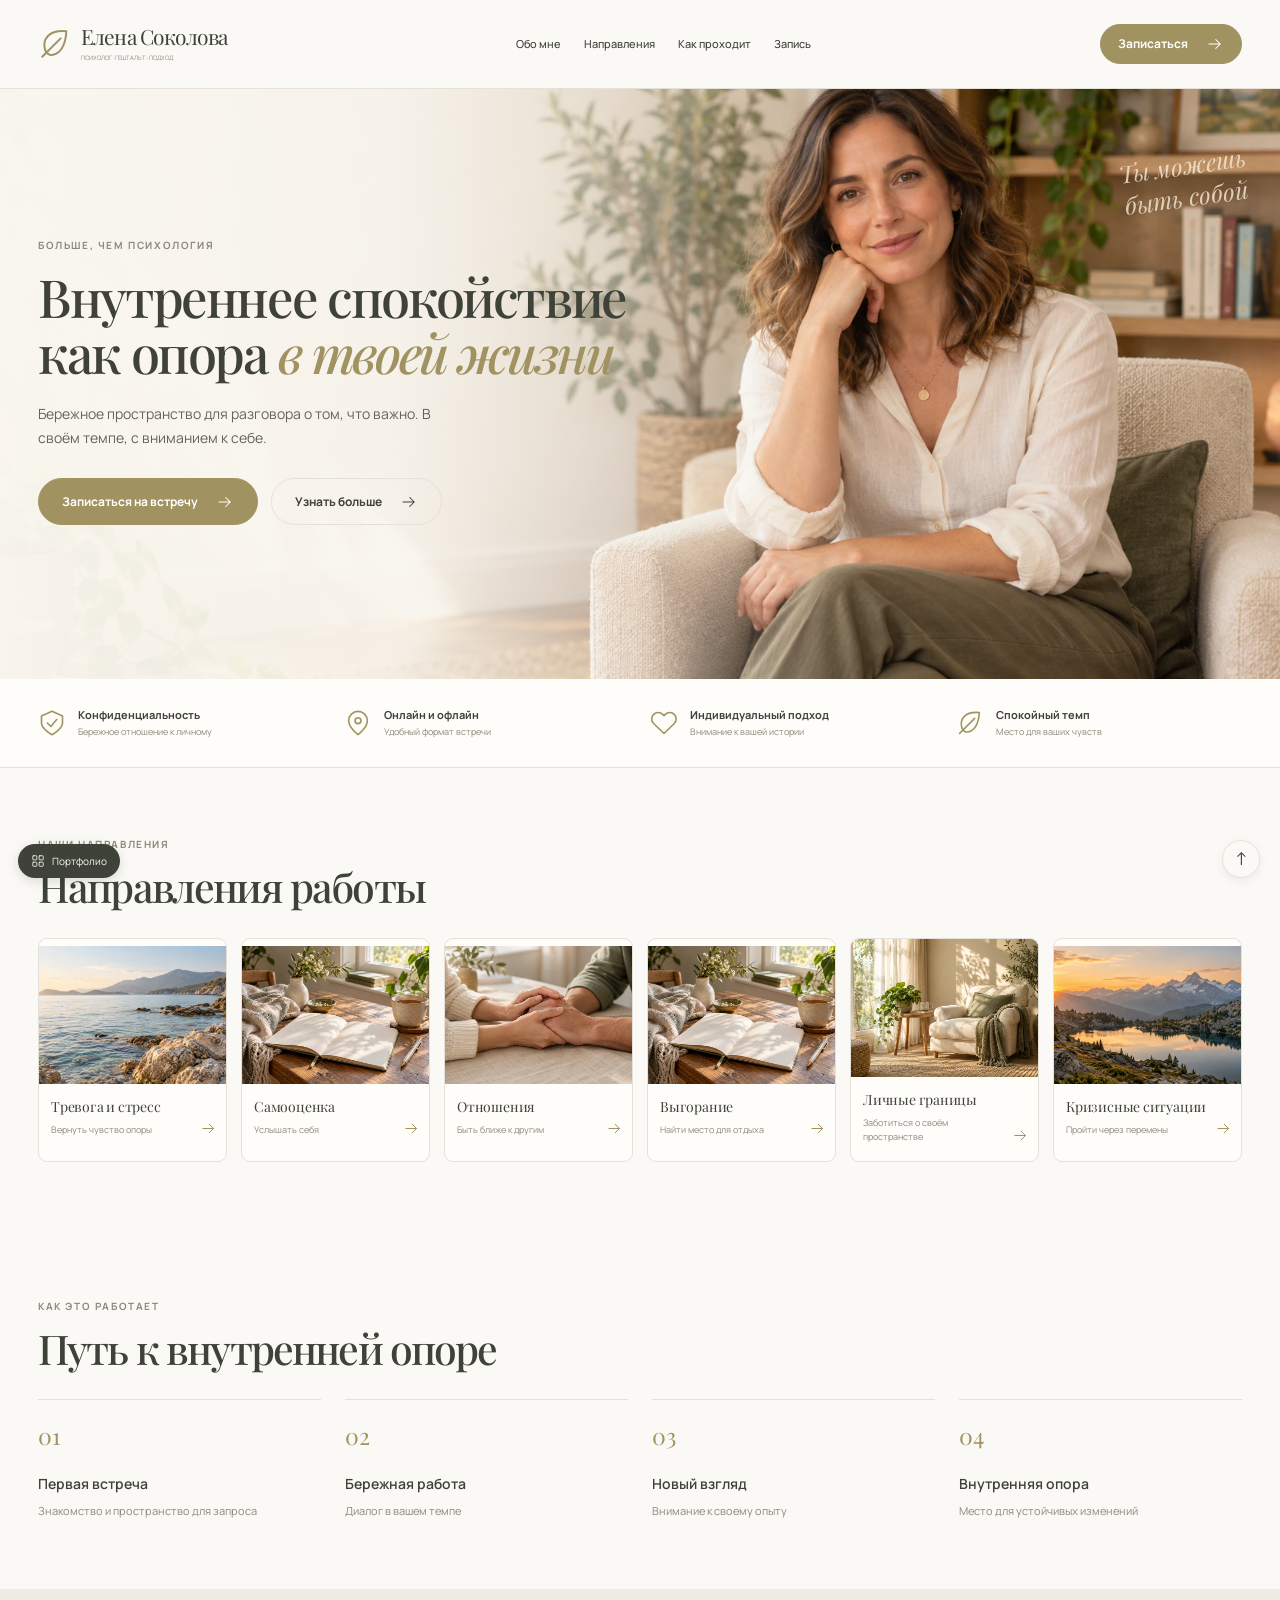
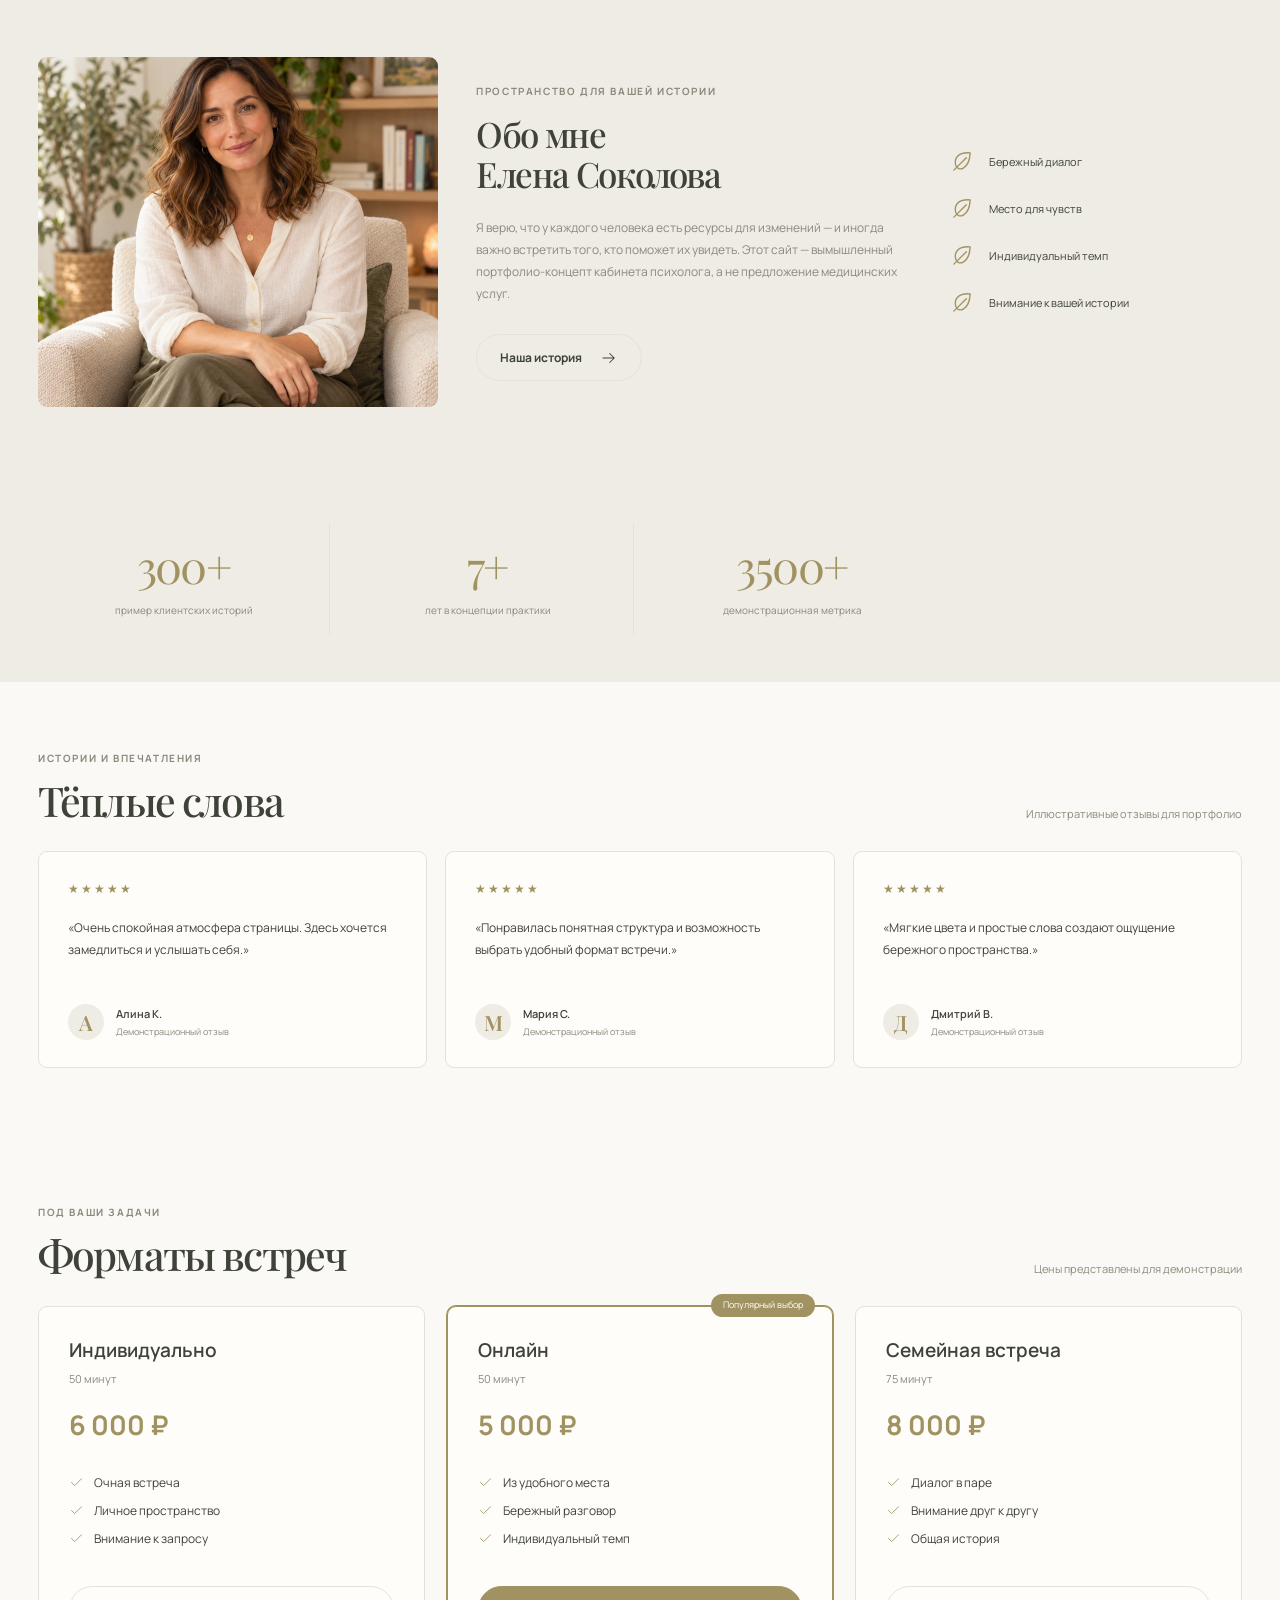
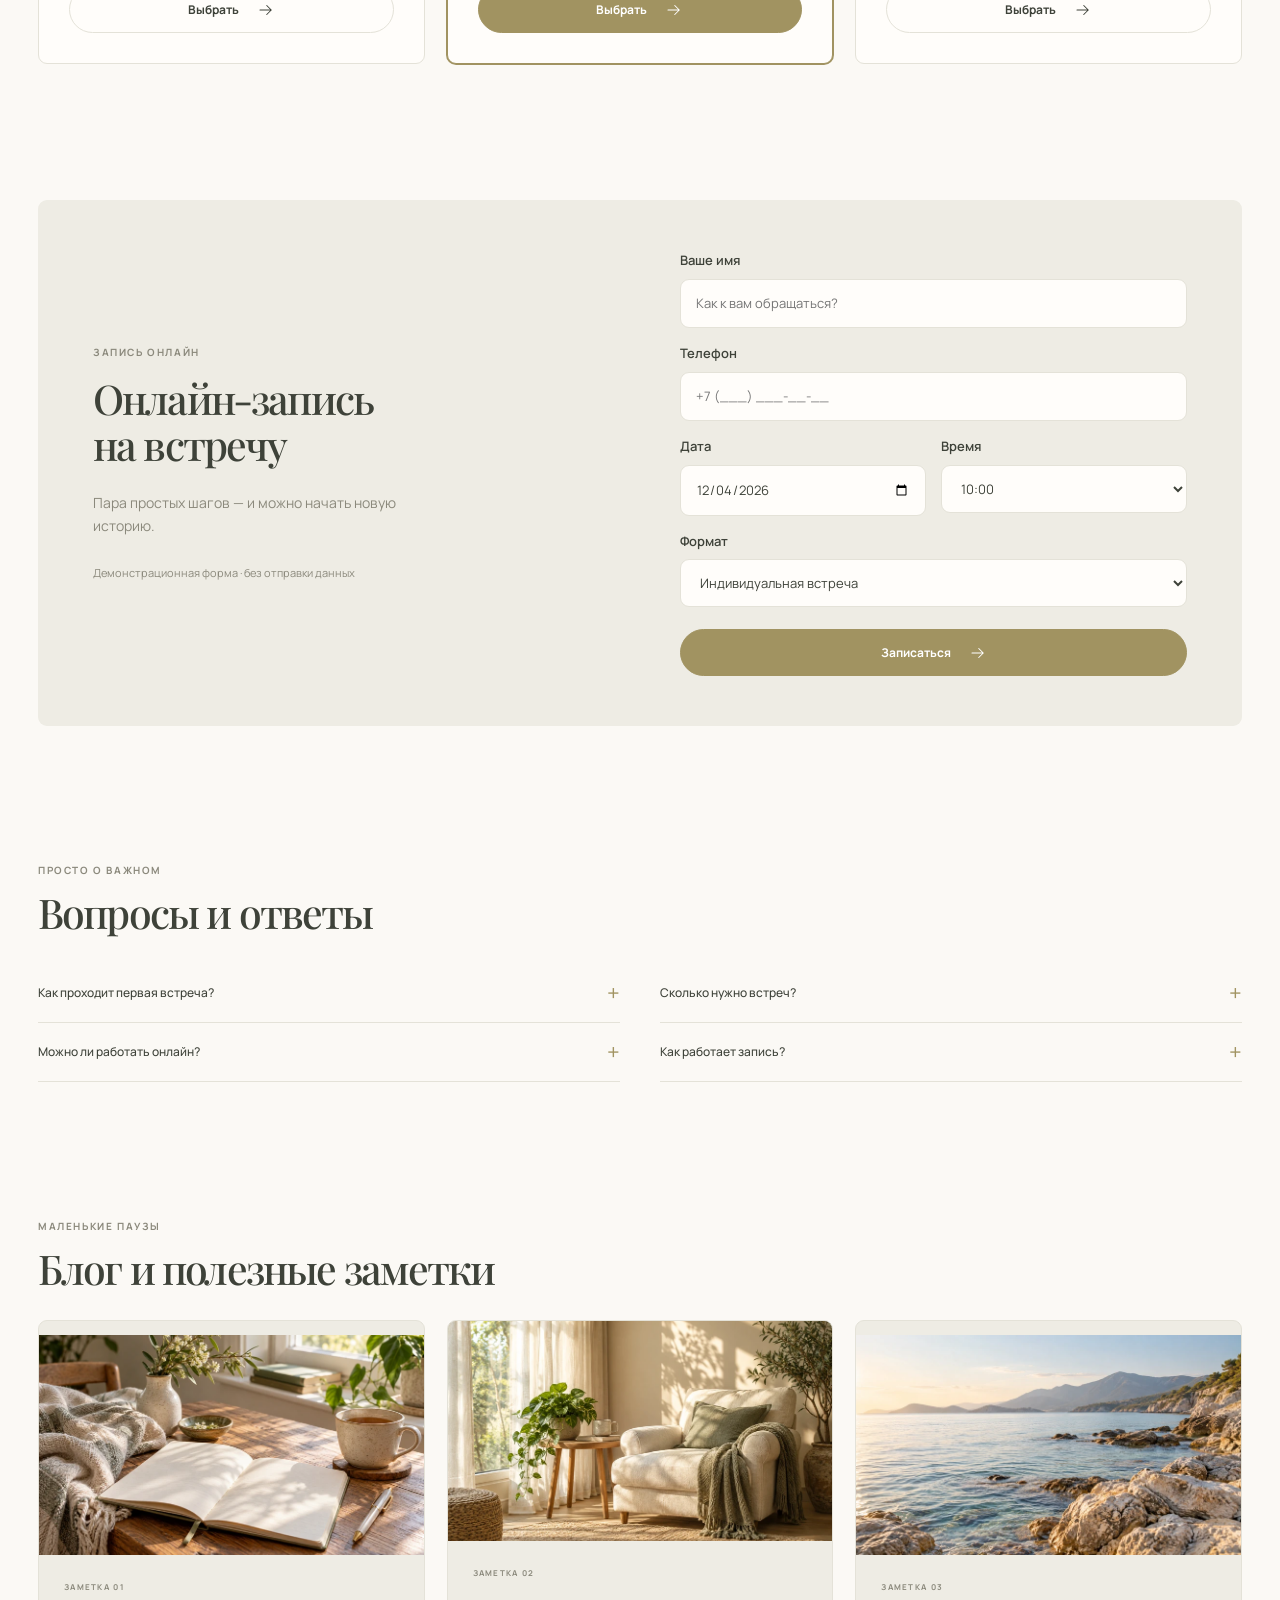
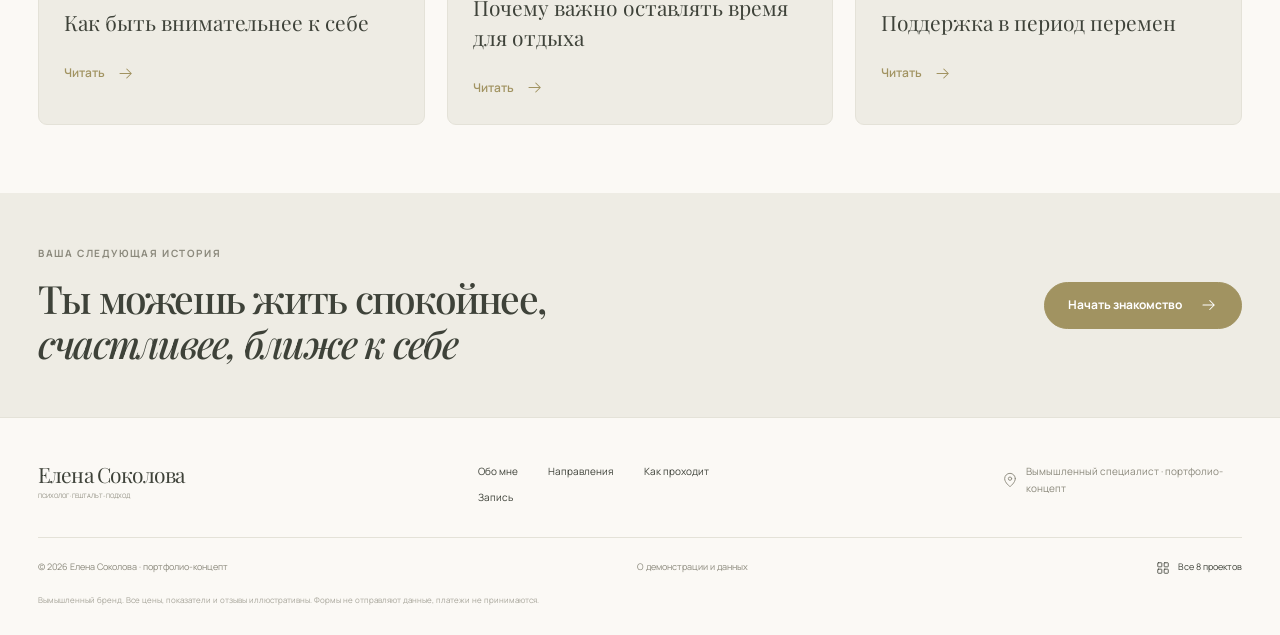
<file: projects/elena/index.html>
<!doctype html><html lang="ru"><head><meta charset="utf-8"><meta name="viewport" content="width=device-width,initial-scale=1"><meta name="theme-color" content="#a99766"><title>Елена Соколова — Место, где можно быть собой</title><meta name="description" content="Бережное пространство для разговора о том, что важно. В своём темпе, с вниманием к себе. Портфолио-концепт с интерактивными элементами."><link rel="icon" type="image/svg+xml" href="favicon.svg"><link rel="stylesheet" href="../../assets/fonts.css"><link rel="stylesheet" href="../../assets/styles.css?v=9fa07d8724d1"><script src="../../assets/app.js" defer></script></head><body class="theme-elena" data-site="elena"><a class="skip-link" href="#main">Перейти к содержимому</a><header class="site-header "><div class="container header-inner"><a class="brand" href="./"><svg class="icon " viewBox="0 0 24 24" fill="none" stroke="currentColor" stroke-width="1.4" stroke-linecap="round" stroke-linejoin="round" aria-hidden="true"><path d="M20 3C7 2 3 9 5 16s14 5 15-13Z"/><path d="M3 21 16 8"/></svg><span>Елена Соколова<small>ПСИХОЛОГ · ГЕШТАЛЬТ-ПОДХОД</small></span></a><nav class="main-nav" id="main-navigation" aria-label="Основная навигация"><a href="#about">Обо мне</a><a href="#services">Направления</a><a href="#process">Как проходит</a><a href="#booking">Запись</a></nav><div class="header-actions"><button class="btn small header-cta" type="button" data-action="booking" >Записаться<svg class="icon " viewBox="0 0 24 24" fill="none" stroke="currentColor" stroke-width="1.4" stroke-linecap="round" stroke-linejoin="round" aria-hidden="true"><path d="M4 12h15m-6-6 6 6-6 6"/></svg></button><button class="icon-btn menu-toggle" aria-controls="main-navigation" aria-expanded="false" aria-label="Открыть меню"><svg class="icon " viewBox="0 0 24 24" fill="none" stroke="currentColor" stroke-width="1.4" stroke-linecap="round" stroke-linejoin="round" aria-hidden="true"><path d="M4 6h16M4 12h16M4 18h16"/></svg></button></div></div></header><main id="main"><section class="hero hero-elena" id="top"><img class="hero-image" src="../../assets/hd/elena/hero.webp" alt="Елена Соколова — атмосфера бренда" fetchpriority="high" decoding="async" width="1672" height="941" srcset="../../assets/hd/elena/hero-480.webp 480w, ../../assets/hd/elena/hero-800.webp 800w, ../../assets/hd/elena/hero.webp 1672w" sizes="100vw"><div class="hero-shade"></div><div class="container hero-inner"><div class="hero-copy"><span class="eyebrow">БОЛЬШЕ, ЧЕМ ПСИХОЛОГИЯ</span><h1>Внутреннее спокойствие<br>как опора <em>в твоей жизни</em></h1><p>Бережное пространство для разговора о том, что важно. В своём темпе, с вниманием к себе.</p><div class="hero-buttons"><a class="btn" href="#booking">Записаться на встречу<svg class="icon " viewBox="0 0 24 24" fill="none" stroke="currentColor" stroke-width="1.4" stroke-linecap="round" stroke-linejoin="round" aria-hidden="true"><path d="M4 12h15m-6-6 6 6-6 6"/></svg></a><a class="btn secondary" href="#about">Узнать больше<svg class="icon " viewBox="0 0 24 24" fill="none" stroke="currentColor" stroke-width="1.4" stroke-linecap="round" stroke-linejoin="round" aria-hidden="true"><path d="M4 12h15m-6-6 6 6-6 6"/></svg></a></div></div><span class="hero-note">Ты можешь<br>быть собой</span></div></section><section class="features"><div class="container feature-row"><div class="feature"><svg class="icon " viewBox="0 0 24 24" fill="none" stroke="currentColor" stroke-width="1.4" stroke-linecap="round" stroke-linejoin="round" aria-hidden="true"><path d="M12 2 3 6v6c0 5 9 10 9 10s9-5 9-10V6l-9-4Z"/><path d="m8 12 3 3 5-6"/></svg><div><strong>Конфиденциальность</strong><small>Бережное отношение к личному</small></div></div><div class="feature"><svg class="icon " viewBox="0 0 24 24" fill="none" stroke="currentColor" stroke-width="1.4" stroke-linecap="round" stroke-linejoin="round" aria-hidden="true"><path d="M20 10c0 6-8 12-8 12S4 16 4 10a8 8 0 1 1 16 0Z"/><circle cx="12" cy="10" r="2.5"/></svg><div><strong>Онлайн и офлайн</strong><small>Удобный формат встречи</small></div></div><div class="feature"><svg class="icon " viewBox="0 0 24 24" fill="none" stroke="currentColor" stroke-width="1.4" stroke-linecap="round" stroke-linejoin="round" aria-hidden="true"><path d="M20.8 4.6a5.5 5.5 0 0 0-7.8 0L12 5.7l-1.1-1.1a5.5 5.5 0 0 0-7.8 7.8L12 21l8.8-8.6a5.5 5.5 0 0 0 0-7.8Z"/></svg><div><strong>Индивидуальный подход</strong><small>Внимание к вашей истории</small></div></div><div class="feature"><svg class="icon " viewBox="0 0 24 24" fill="none" stroke="currentColor" stroke-width="1.4" stroke-linecap="round" stroke-linejoin="round" aria-hidden="true"><path d="M20 3C7 2 3 9 5 16s14 5 15-13Z"/><path d="M3 21 16 8"/></svg><div><strong>Спокойный темп</strong><small>Место для ваших чувств</small></div></div></div></section><section class="section " id="services"><div class="container"><div class="section-heading"><div><span class="eyebrow">НАШИ НАПРАВЛЕНИЯ</span><h2>Направления работы</h2></div></div><div class="category-grid "><button type="button" data-action="service" data-index="0" class="category-card"><img class="" src="../../assets/hd/elena/shore.webp" alt="Тревога и стресс" loading="lazy" decoding="async" width="1672" height="941" srcset="../../assets/hd/elena/shore-480.webp 480w, ../../assets/hd/elena/shore-800.webp 800w, ../../assets/hd/elena/shore.webp 1672w" sizes="(max-width:700px) 94vw, (max-width:1150px) 50vw, 640px"><div><h3>Тревога и стресс</h3><p>Вернуть чувство опоры</p><span class="circle-arrow"><svg class="icon " viewBox="0 0 24 24" fill="none" stroke="currentColor" stroke-width="1.4" stroke-linecap="round" stroke-linejoin="round" aria-hidden="true"><path d="M4 12h15m-6-6 6 6-6 6"/></svg></span></div></button><button type="button" data-action="service" data-index="1" class="category-card"><img class="" src="../../assets/hd/elena/journal.webp" alt="Самооценка" loading="lazy" decoding="async" width="1536" height="1024" srcset="../../assets/hd/elena/journal-480.webp 480w, ../../assets/hd/elena/journal-800.webp 800w, ../../assets/hd/elena/journal.webp 1536w" sizes="(max-width:700px) 94vw, (max-width:1150px) 50vw, 640px"><div><h3>Самооценка</h3><p>Услышать себя</p><span class="circle-arrow"><svg class="icon " viewBox="0 0 24 24" fill="none" stroke="currentColor" stroke-width="1.4" stroke-linecap="round" stroke-linejoin="round" aria-hidden="true"><path d="M4 12h15m-6-6 6 6-6 6"/></svg></span></div></button><button type="button" data-action="service" data-index="2" class="category-card"><img class="" src="../../assets/hd/elena/hands.webp" alt="Отношения" loading="lazy" decoding="async" width="1536" height="1024" srcset="../../assets/hd/elena/hands-480.webp 480w, ../../assets/hd/elena/hands-800.webp 800w, ../../assets/hd/elena/hands.webp 1536w" sizes="(max-width:700px) 94vw, (max-width:1150px) 50vw, 640px"><div><h3>Отношения</h3><p>Быть ближе к другим</p><span class="circle-arrow"><svg class="icon " viewBox="0 0 24 24" fill="none" stroke="currentColor" stroke-width="1.4" stroke-linecap="round" stroke-linejoin="round" aria-hidden="true"><path d="M4 12h15m-6-6 6 6-6 6"/></svg></span></div></button><button type="button" data-action="service" data-index="3" class="category-card"><img class="" src="../../assets/hd/elena/journal.webp" alt="Выгорание" loading="lazy" decoding="async" width="1536" height="1024" srcset="../../assets/hd/elena/journal-480.webp 480w, ../../assets/hd/elena/journal-800.webp 800w, ../../assets/hd/elena/journal.webp 1536w" sizes="(max-width:700px) 94vw, (max-width:1150px) 50vw, 640px"><div><h3>Выгорание</h3><p>Найти место для отдыха</p><span class="circle-arrow"><svg class="icon " viewBox="0 0 24 24" fill="none" stroke="currentColor" stroke-width="1.4" stroke-linecap="round" stroke-linejoin="round" aria-hidden="true"><path d="M4 12h15m-6-6 6 6-6 6"/></svg></span></div></button><button type="button" data-action="service" data-index="4" class="category-card"><img class="" src="../../assets/hd/elena/plant.webp" alt="Личные границы" loading="lazy" decoding="async" width="1536" height="1024" srcset="../../assets/hd/elena/plant-480.webp 480w, ../../assets/hd/elena/plant-800.webp 800w, ../../assets/hd/elena/plant.webp 1536w" sizes="(max-width:700px) 94vw, (max-width:1150px) 50vw, 640px"><div><h3>Личные границы</h3><p>Заботиться о своём пространстве</p><span class="circle-arrow"><svg class="icon " viewBox="0 0 24 24" fill="none" stroke="currentColor" stroke-width="1.4" stroke-linecap="round" stroke-linejoin="round" aria-hidden="true"><path d="M4 12h15m-6-6 6 6-6 6"/></svg></span></div></button><button type="button" data-action="service" data-index="5" class="category-card"><img class="" src="../../assets/hd/elena/mountains.webp" alt="Кризисные ситуации" loading="lazy" decoding="async" width="1672" height="940" srcset="../../assets/hd/elena/mountains-480.webp 480w, ../../assets/hd/elena/mountains-800.webp 800w, ../../assets/hd/elena/mountains.webp 1672w" sizes="(max-width:700px) 94vw, (max-width:1150px) 50vw, 640px"><div><h3>Кризисные ситуации</h3><p>Пройти через перемены</p><span class="circle-arrow"><svg class="icon " viewBox="0 0 24 24" fill="none" stroke="currentColor" stroke-width="1.4" stroke-linecap="round" stroke-linejoin="round" aria-hidden="true"><path d="M4 12h15m-6-6 6 6-6 6"/></svg></span></div></button></div></div></section><section class="section " id="process"><div class="container"><div class="section-heading"><div><span class="eyebrow">КАК ЭТО РАБОТАЕТ</span><h2>Путь к внутренней опоре</h2></div></div><div class="process-grid"><div class="process-step"><span class="step-number">01</span><h3>Первая встреча</h3><p>Знакомство и пространство для запроса</p></div><div class="process-step"><span class="step-number">02</span><h3>Бережная работа</h3><p>Диалог в вашем темпе</p></div><div class="process-step"><span class="step-number">03</span><h3>Новый взгляд</h3><p>Внимание к своему опыту</p></div><div class="process-step"><span class="step-number">04</span><h3>Внутренняя опора</h3><p>Место для устойчивых изменений</p></div></div></div></section><section class="section about-section" id="about"><div class="container"><div class="about-grid"><img class="" src="../../assets/hd/elena/portrait.webp" alt="Елена Соколова — детали и атмосфера" loading="lazy" decoding="async" width="1254" height="1254" srcset="../../assets/hd/elena/portrait-480.webp 480w, ../../assets/hd/elena/portrait-800.webp 800w, ../../assets/hd/elena/portrait.webp 1254w" sizes="(max-width:700px) 94vw, (max-width:1150px) 50vw, 640px"><div class="about-copy"><span class="eyebrow">ПРОСТРАНСТВО ДЛЯ ВАШЕЙ ИСТОРИИ</span><h2>Обо мне<br>Елена Соколова</h2><p>Я верю, что у каждого человека есть ресурсы для изменений — и иногда важно встретить того, кто поможет их увидеть. Этот сайт — вымышленный портфолио-концепт кабинета психолога, а не предложение медицинских услуг.</p><button class="btn secondary" type="button" data-action="story" >Наша история<svg class="icon " viewBox="0 0 24 24" fill="none" stroke="currentColor" stroke-width="1.4" stroke-linecap="round" stroke-linejoin="round" aria-hidden="true"><path d="M4 12h15m-6-6 6 6-6 6"/></svg></button></div><div class="about-values"><div><svg class="icon " viewBox="0 0 24 24" fill="none" stroke="currentColor" stroke-width="1.4" stroke-linecap="round" stroke-linejoin="round" aria-hidden="true"><path d="M20 3C7 2 3 9 5 16s14 5 15-13Z"/><path d="M3 21 16 8"/></svg><span>Бережный диалог</span></div><div><svg class="icon " viewBox="0 0 24 24" fill="none" stroke="currentColor" stroke-width="1.4" stroke-linecap="round" stroke-linejoin="round" aria-hidden="true"><path d="M20 3C7 2 3 9 5 16s14 5 15-13Z"/><path d="M3 21 16 8"/></svg><span>Место для чувств</span></div><div><svg class="icon " viewBox="0 0 24 24" fill="none" stroke="currentColor" stroke-width="1.4" stroke-linecap="round" stroke-linejoin="round" aria-hidden="true"><path d="M20 3C7 2 3 9 5 16s14 5 15-13Z"/><path d="M3 21 16 8"/></svg><span>Индивидуальный темп</span></div><div><svg class="icon " viewBox="0 0 24 24" fill="none" stroke="currentColor" stroke-width="1.4" stroke-linecap="round" stroke-linejoin="round" aria-hidden="true"><path d="M20 3C7 2 3 9 5 16s14 5 15-13Z"/><path d="M3 21 16 8"/></svg><span>Внимание к вашей истории</span></div></div></div></div></section><div class="container stats-row"><div><strong>300+</strong><span>пример клиентских историй</span></div><div><strong>7+</strong><span>лет в концепции практики</span></div><div><strong>3500+</strong><span>демонстрационная метрика</span></div></div><section class="section " id="reviews"><div class="container"><div class="section-heading"><div><span class="eyebrow">ИСТОРИИ И ВПЕЧАТЛЕНИЯ</span><h2>Тёплые слова</h2></div><span class="muted small-note">Иллюстративные отзывы для портфолио</span></div><div class="review-grid"><article class="review-card"><div class="review-stars" aria-label="5 звёзд">★★★★★</div><blockquote>«Очень спокойная атмосфера страницы. Здесь хочется замедлиться и услышать себя.»</blockquote><div class="review-person"><span class="avatar">А</span><span>Алина К.<small>Демонстрационный отзыв</small></span></div></article><article class="review-card"><div class="review-stars" aria-label="5 звёзд">★★★★★</div><blockquote>«Понравилась понятная структура и возможность выбрать удобный формат встречи.»</blockquote><div class="review-person"><span class="avatar">М</span><span>Мария С.<small>Демонстрационный отзыв</small></span></div></article><article class="review-card"><div class="review-stars" aria-label="5 звёзд">★★★★★</div><blockquote>«Мягкие цвета и простые слова создают ощущение бережного пространства.»</blockquote><div class="review-person"><span class="avatar">Д</span><span>Дмитрий В.<small>Демонстрационный отзыв</small></span></div></article></div></div></section><section class="section " id="pricing"><div class="container"><div class="section-heading"><div><span class="eyebrow">ПОД ВАШИ ЗАДАЧИ</span><h2>Форматы встреч</h2></div><span class="muted small-note">Цены представлены для демонстрации</span></div><div class="pricing-grid"><article class="price-card "><h3>Индивидуально</h3><p>50 минут</p><div class="price">6 000 ₽<small></small></div><ul><li><svg class="icon " viewBox="0 0 24 24" fill="none" stroke="currentColor" stroke-width="1.4" stroke-linecap="round" stroke-linejoin="round" aria-hidden="true"><path d="m4 12 5 5L20 6"/></svg>Очная встреча</li><li><svg class="icon " viewBox="0 0 24 24" fill="none" stroke="currentColor" stroke-width="1.4" stroke-linecap="round" stroke-linejoin="round" aria-hidden="true"><path d="m4 12 5 5L20 6"/></svg>Личное пространство</li><li><svg class="icon " viewBox="0 0 24 24" fill="none" stroke="currentColor" stroke-width="1.4" stroke-linecap="round" stroke-linejoin="round" aria-hidden="true"><path d="m4 12 5 5L20 6"/></svg>Внимание к запросу</li></ul><button class="btn secondary" type="button" data-action="booking" data-selection="Индивидуально">Выбрать<svg class="icon " viewBox="0 0 24 24" fill="none" stroke="currentColor" stroke-width="1.4" stroke-linecap="round" stroke-linejoin="round" aria-hidden="true"><path d="M4 12h15m-6-6 6 6-6 6"/></svg></button></article><article class="price-card featured"><span class="price-label">Популярный выбор</span><h3>Онлайн</h3><p>50 минут</p><div class="price">5 000 ₽<small></small></div><ul><li><svg class="icon " viewBox="0 0 24 24" fill="none" stroke="currentColor" stroke-width="1.4" stroke-linecap="round" stroke-linejoin="round" aria-hidden="true"><path d="m4 12 5 5L20 6"/></svg>Из удобного места</li><li><svg class="icon " viewBox="0 0 24 24" fill="none" stroke="currentColor" stroke-width="1.4" stroke-linecap="round" stroke-linejoin="round" aria-hidden="true"><path d="m4 12 5 5L20 6"/></svg>Бережный разговор</li><li><svg class="icon " viewBox="0 0 24 24" fill="none" stroke="currentColor" stroke-width="1.4" stroke-linecap="round" stroke-linejoin="round" aria-hidden="true"><path d="m4 12 5 5L20 6"/></svg>Индивидуальный темп</li></ul><button class="btn " type="button" data-action="booking" data-selection="Онлайн">Выбрать<svg class="icon " viewBox="0 0 24 24" fill="none" stroke="currentColor" stroke-width="1.4" stroke-linecap="round" stroke-linejoin="round" aria-hidden="true"><path d="M4 12h15m-6-6 6 6-6 6"/></svg></button></article><article class="price-card "><h3>Семейная встреча</h3><p>75 минут</p><div class="price">8 000 ₽<small></small></div><ul><li><svg class="icon " viewBox="0 0 24 24" fill="none" stroke="currentColor" stroke-width="1.4" stroke-linecap="round" stroke-linejoin="round" aria-hidden="true"><path d="m4 12 5 5L20 6"/></svg>Диалог в паре</li><li><svg class="icon " viewBox="0 0 24 24" fill="none" stroke="currentColor" stroke-width="1.4" stroke-linecap="round" stroke-linejoin="round" aria-hidden="true"><path d="m4 12 5 5L20 6"/></svg>Внимание друг к другу</li><li><svg class="icon " viewBox="0 0 24 24" fill="none" stroke="currentColor" stroke-width="1.4" stroke-linecap="round" stroke-linejoin="round" aria-hidden="true"><path d="m4 12 5 5L20 6"/></svg>Общая история</li></ul><button class="btn secondary" type="button" data-action="booking" data-selection="Семейная встреча">Выбрать<svg class="icon " viewBox="0 0 24 24" fill="none" stroke="currentColor" stroke-width="1.4" stroke-linecap="round" stroke-linejoin="round" aria-hidden="true"><path d="M4 12h15m-6-6 6 6-6 6"/></svg></button></article></div></div></section><section class="section " id="booking"><div class="container"><div class="booking-panel"><div><span class="eyebrow">ЗАПИСЬ ОНЛАЙН</span><h2>Онлайн-запись<br>на встречу</h2><p>Пара простых шагов — и можно начать новую историю.</p><span class="small-note muted">Демонстрационная форма · без отправки данных</span></div><form data-form="booking" class="booking-form"><label>Ваше имя<input name="name" autocomplete="given-name" required minlength="2" maxlength="80" placeholder="Как к вам обращаться?"></label><label>Телефон<input name="phone" type="tel" autocomplete="tel" required minlength="7" maxlength="24" placeholder="+7 (___) ___-__-__"></label><div class="form-row"><label>Дата<input name="date" type="date" required></label><label>Время<select name="time"><option>10:00</option><option>11:00</option><option>12:00</option><option>14:00</option><option>15:00</option><option>16:00</option><option>17:00</option><option>18:00</option></select></label></div><label>Формат<select name="service"><option>Индивидуальная встреча</option><option>Онлайн-встреча</option><option>Семейная встреча</option></select></label><button type="submit" class="btn">Записаться <svg class="icon " viewBox="0 0 24 24" fill="none" stroke="currentColor" stroke-width="1.4" stroke-linecap="round" stroke-linejoin="round" aria-hidden="true"><path d="M4 12h15m-6-6 6 6-6 6"/></svg></button></form></div></div></section><section class="section " id="faq"><div class="container"><div class="section-heading"><div><span class="eyebrow">ПРОСТО О ВАЖНОМ</span><h2>Вопросы и ответы</h2></div></div><div class="faq-grid"><details><summary>Как проходит первая встреча?<span>+</span></summary><p>В концепции сайта первая встреча посвящена знакомству и обсуждению запроса. Реального консультирования через эту форму нет.</p></details><details><summary>Сколько нужно встреч?<span>+</span></summary><p>Продолжительность работы индивидуальна и обсуждается с выбранным специалистом.</p></details><details><summary>Можно ли работать онлайн?<span>+</span></summary><p>В демонстрационной записи можно выбрать онлайн-формат. Ссылка на реальный видеозвонок не создаётся.</p></details><details><summary>Как работает запись?<span>+</span></summary><p>Выберите дату, время и формат. Данные сохраняются только в интерфейсе демонстрации и не отправляются специалисту.</p></details></div></div></section><section class="section " id="journal"><div class="container"><div class="section-heading"><div><span class="eyebrow">МАЛЕНЬКИЕ ПАУЗЫ</span><h2>Блог и полезные заметки</h2></div></div><div class="journal-grid"><button class="journal-card" data-action="article" data-index="0"><img class="" src="../../assets/hd/elena/journal.webp" alt="Как быть внимательнее к себе" loading="lazy" decoding="async" width="1536" height="1024" srcset="../../assets/hd/elena/journal-480.webp 480w, ../../assets/hd/elena/journal-800.webp 800w, ../../assets/hd/elena/journal.webp 1536w" sizes="(max-width:700px) 94vw, (max-width:1150px) 50vw, 640px"><div><span class="eyebrow">ЗАМЕТКА 01</span><h3>Как быть внимательнее к себе</h3><span class="text-link">Читать <svg class="icon " viewBox="0 0 24 24" fill="none" stroke="currentColor" stroke-width="1.4" stroke-linecap="round" stroke-linejoin="round" aria-hidden="true"><path d="M4 12h15m-6-6 6 6-6 6"/></svg></span></div></button><button class="journal-card" data-action="article" data-index="1"><img class="" src="../../assets/hd/elena/plant.webp" alt="Почему важно оставлять время для отдыха" loading="lazy" decoding="async" width="1536" height="1024" srcset="../../assets/hd/elena/plant-480.webp 480w, ../../assets/hd/elena/plant-800.webp 800w, ../../assets/hd/elena/plant.webp 1536w" sizes="(max-width:700px) 94vw, (max-width:1150px) 50vw, 640px"><div><span class="eyebrow">ЗАМЕТКА 02</span><h3>Почему важно оставлять время для отдыха</h3><span class="text-link">Читать <svg class="icon " viewBox="0 0 24 24" fill="none" stroke="currentColor" stroke-width="1.4" stroke-linecap="round" stroke-linejoin="round" aria-hidden="true"><path d="M4 12h15m-6-6 6 6-6 6"/></svg></span></div></button><button class="journal-card" data-action="article" data-index="2"><img class="" src="../../assets/hd/elena/shore.webp" alt="Поддержка в период перемен" loading="lazy" decoding="async" width="1672" height="941" srcset="../../assets/hd/elena/shore-480.webp 480w, ../../assets/hd/elena/shore-800.webp 800w, ../../assets/hd/elena/shore.webp 1672w" sizes="(max-width:700px) 94vw, (max-width:1150px) 50vw, 640px"><div><span class="eyebrow">ЗАМЕТКА 03</span><h3>Поддержка в период перемен</h3><span class="text-link">Читать <svg class="icon " viewBox="0 0 24 24" fill="none" stroke="currentColor" stroke-width="1.4" stroke-linecap="round" stroke-linejoin="round" aria-hidden="true"><path d="M4 12h15m-6-6 6 6-6 6"/></svg></span></div></button></div></div></section><section class="section ending-section" id="contact"><div class="container"><div class="ending-panel"><div><span class="eyebrow">ВАША СЛЕДУЮЩАЯ ИСТОРИЯ</span><h2>Ты можешь жить спокойнее,<br><em>счастливее, ближе к себе</em></h2></div><button class="btn" type="button" data-action="booking" >Начать знакомство<svg class="icon " viewBox="0 0 24 24" fill="none" stroke="currentColor" stroke-width="1.4" stroke-linecap="round" stroke-linejoin="round" aria-hidden="true"><path d="M4 12h15m-6-6 6 6-6 6"/></svg></button></div></div></section></main><footer class="site-footer"><div class="container"><div class="footer-main"><a class="brand" href="#top"><span>Елена Соколова<small>ПСИХОЛОГ · ГЕШТАЛЬТ-ПОДХОД</small></span></a><nav aria-label="Навигация внизу страницы"><a href="#about">Обо мне</a><a href="#services">Направления</a><a href="#process">Как проходит</a><a href="#booking">Запись</a></nav><div class="footer-location"><svg class="icon " viewBox="0 0 24 24" fill="none" stroke="currentColor" stroke-width="1.4" stroke-linecap="round" stroke-linejoin="round" aria-hidden="true"><path d="M20 10c0 6-8 12-8 12S4 16 4 10a8 8 0 1 1 16 0Z"/><circle cx="12" cy="10" r="2.5"/></svg> Вымышленный специалист · портфолио-концепт</div></div><div class="footer-bottom"><span>© 2026 Елена Соколова · портфолио-концепт</span><button class="text-button" data-action="demo">О демонстрации и данных</button><a href="../../" class="portfolio-back"><svg class="icon " viewBox="0 0 24 24" fill="none" stroke="currentColor" stroke-width="1.4" stroke-linecap="round" stroke-linejoin="round" aria-hidden="true"><rect x="3" y="3" width="7" height="7" rx="1"/><rect x="14" y="3" width="7" height="7" rx="1"/><rect x="3" y="14" width="7" height="7" rx="1"/><rect x="14" y="14" width="7" height="7" rx="1"/></svg> Все 8 проектов</a></div><p class="demo-disclaimer">Вымышленный бренд. Все цены, показатели и отзывы иллюстративны. Формы не отправляют данные, платежи не принимаются.</p></div></footer><a href="#top" class="back-to-top" aria-label="Вернуться наверх">↑</a><dialog id="app-dialog" aria-labelledby="dialog-title"><button class="dialog-close icon-btn" data-action="close" aria-label="Закрыть окно"><svg class="icon " viewBox="0 0 24 24" fill="none" stroke="currentColor" stroke-width="1.4" stroke-linecap="round" stroke-linejoin="round" aria-hidden="true"><path d="m6 6 12 12M6 18 18 6"/></svg></button><div id="dialog-content"></div></dialog><div class="toast" role="status" aria-live="polite"></div><a class="portfolio-ribbon" href="../../"><svg class="icon " viewBox="0 0 24 24" fill="none" stroke="currentColor" stroke-width="1.4" stroke-linecap="round" stroke-linejoin="round" aria-hidden="true"><rect x="3" y="3" width="7" height="7" rx="1"/><rect x="14" y="3" width="7" height="7" rx="1"/><rect x="3" y="14" width="7" height="7" rx="1"/><rect x="14" y="14" width="7" height="7" rx="1"/></svg> Портфолио</a><script id="site-data" type="application/json">{"brand":"Елена Соколова","sub":"ПСИХОЛОГ · ГЕШТАЛЬТ-ПОДХОД","title":"Внутреннее спокойствие\u003cbr>как опора \u003cem>в твоей жизни\u003c/em>","eyebrow":"БОЛЬШЕ, ЧЕМ ПСИХОЛОГИЯ","intro":"Бережное пространство для разговора о том, что важно. В своём темпе, с вниманием к себе.","cta":"Записаться на встречу","secondary":"Узнать больше","nav":[["Обо мне","about"],["Направления","services"],["Как проходит","process"],["Запись","booking"]],"features":[["shield","Конфиденциальность","Бережное отношение к личному"],["pin","Онлайн и офлайн","Удобный формат встречи"],["heart","Индивидуальный подход","Внимание к вашей истории"],["leaf","Спокойный темп","Место для ваших чувств"]],"categories":["Тревога и стресс","Самооценка","Отношения","Выгорание","Личные границы","Кризисные ситуации"],"categoryDescriptions":["Вернуть чувство опоры","Услышать себя","Быть ближе к другим","Найти место для отдыха","Заботиться о своём пространстве","Пройти через перемены"],"aboutTitle":"Обо мне\u003cbr>Елена Соколова","about":"Я верю, что у каждого человека есть ресурсы для изменений — и иногда важно встретить того, кто поможет их увидеть. Этот сайт — вымышленный портфолио-концепт кабинета психолога, а не предложение медицинских услуг.","stats":[["300+","пример клиентских историй"],["7+","лет в концепции практики"],["3500+","демонстрационная метрика"]],"faq":[["Как проходит первая встреча?","В концепции сайта первая встреча посвящена знакомству и обсуждению запроса. Реального консультирования через эту форму нет."],["Сколько нужно встреч?","Продолжительность работы индивидуальна и обсуждается с выбранным специалистом."],["Можно ли работать онлайн?","В демонстрационной записи можно выбрать онлайн-формат. Ссылка на реальный видеозвонок не создаётся."],["Как работает запись?","Выберите дату, время и формат. Данные сохраняются только в интерфейсе демонстрации и не отправляются специалисту."]],"reviews":[["Алина К.","«Очень спокойная атмосфера страницы. Здесь хочется замедлиться и услышать себя.»"],["Мария С.","«Понравилась понятная структура и возможность выбрать удобный формат встречи.»"],["Дмитрий В.","«Мягкие цвета и простые слова создают ощущение бережного пространства.»"]],"ending":"Ты можешь жить спокойнее,\u003cbr>\u003cem>счастливее, ближе к себе\u003c/em>","address":"Вымышленный специалист · портфолио-концепт","id":"elena","images":{"hero":"assets/hd/elena/hero.webp","products":[],"categories":["assets/hd/elena/shore.webp","assets/hd/elena/journal.webp","assets/hd/elena/hands.webp","assets/hd/elena/journal.webp","assets/hd/elena/plant.webp","assets/hd/elena/mountains.webp"],"services":["assets/hd/elena/shore.webp","assets/hd/elena/journal.webp","assets/hd/elena/hands.webp","assets/hd/elena/journal.webp","assets/hd/elena/plant.webp","assets/hd/elena/mountains.webp"],"gallery":["assets/hd/elena/journal.webp","assets/hd/elena/plant.webp","assets/hd/elena/shore.webp"],"portraits":["assets/hd/elena/portrait.webp"],"about":"assets/hd/elena/portrait.webp","aboutImages":["assets/hd/elena/portrait.webp","assets/hd/elena/plant.webp","assets/hd/elena/shore.webp"],"travel":[]},"items":[]}</script></body></html>
</file>
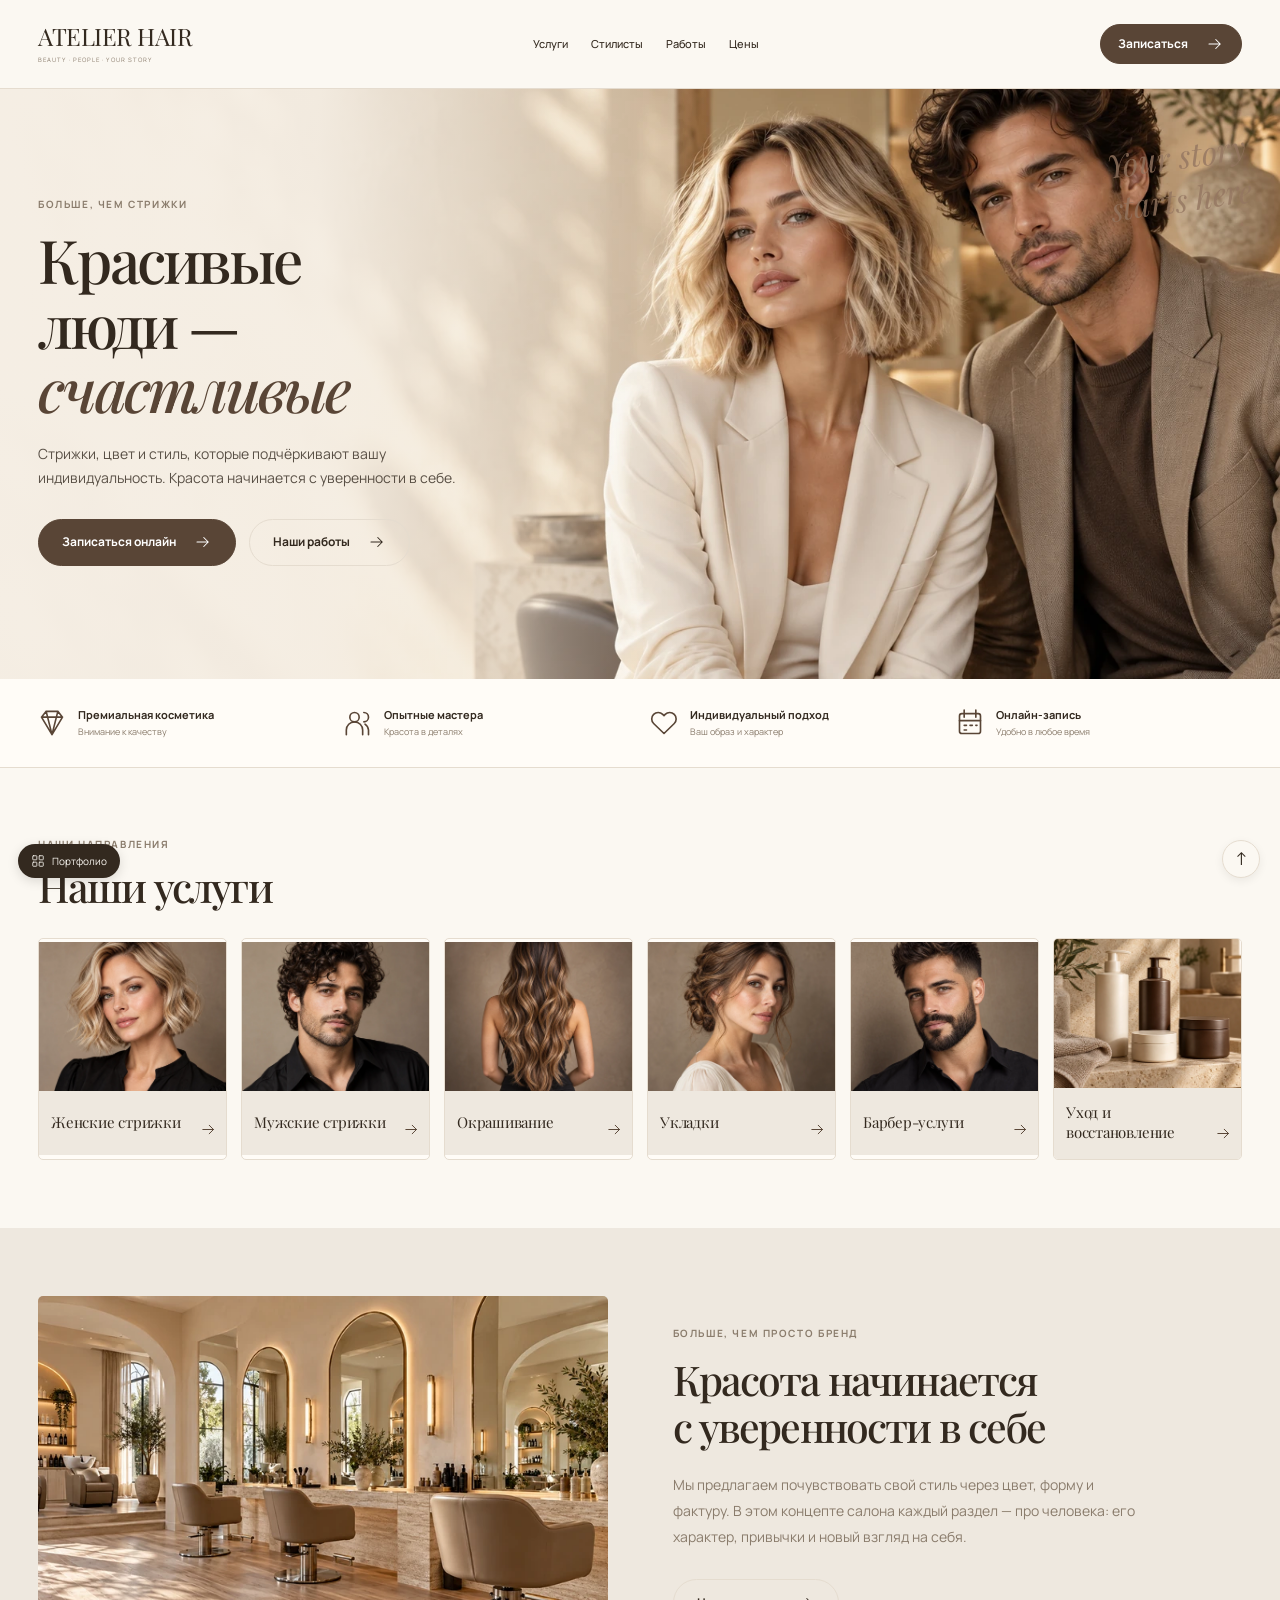
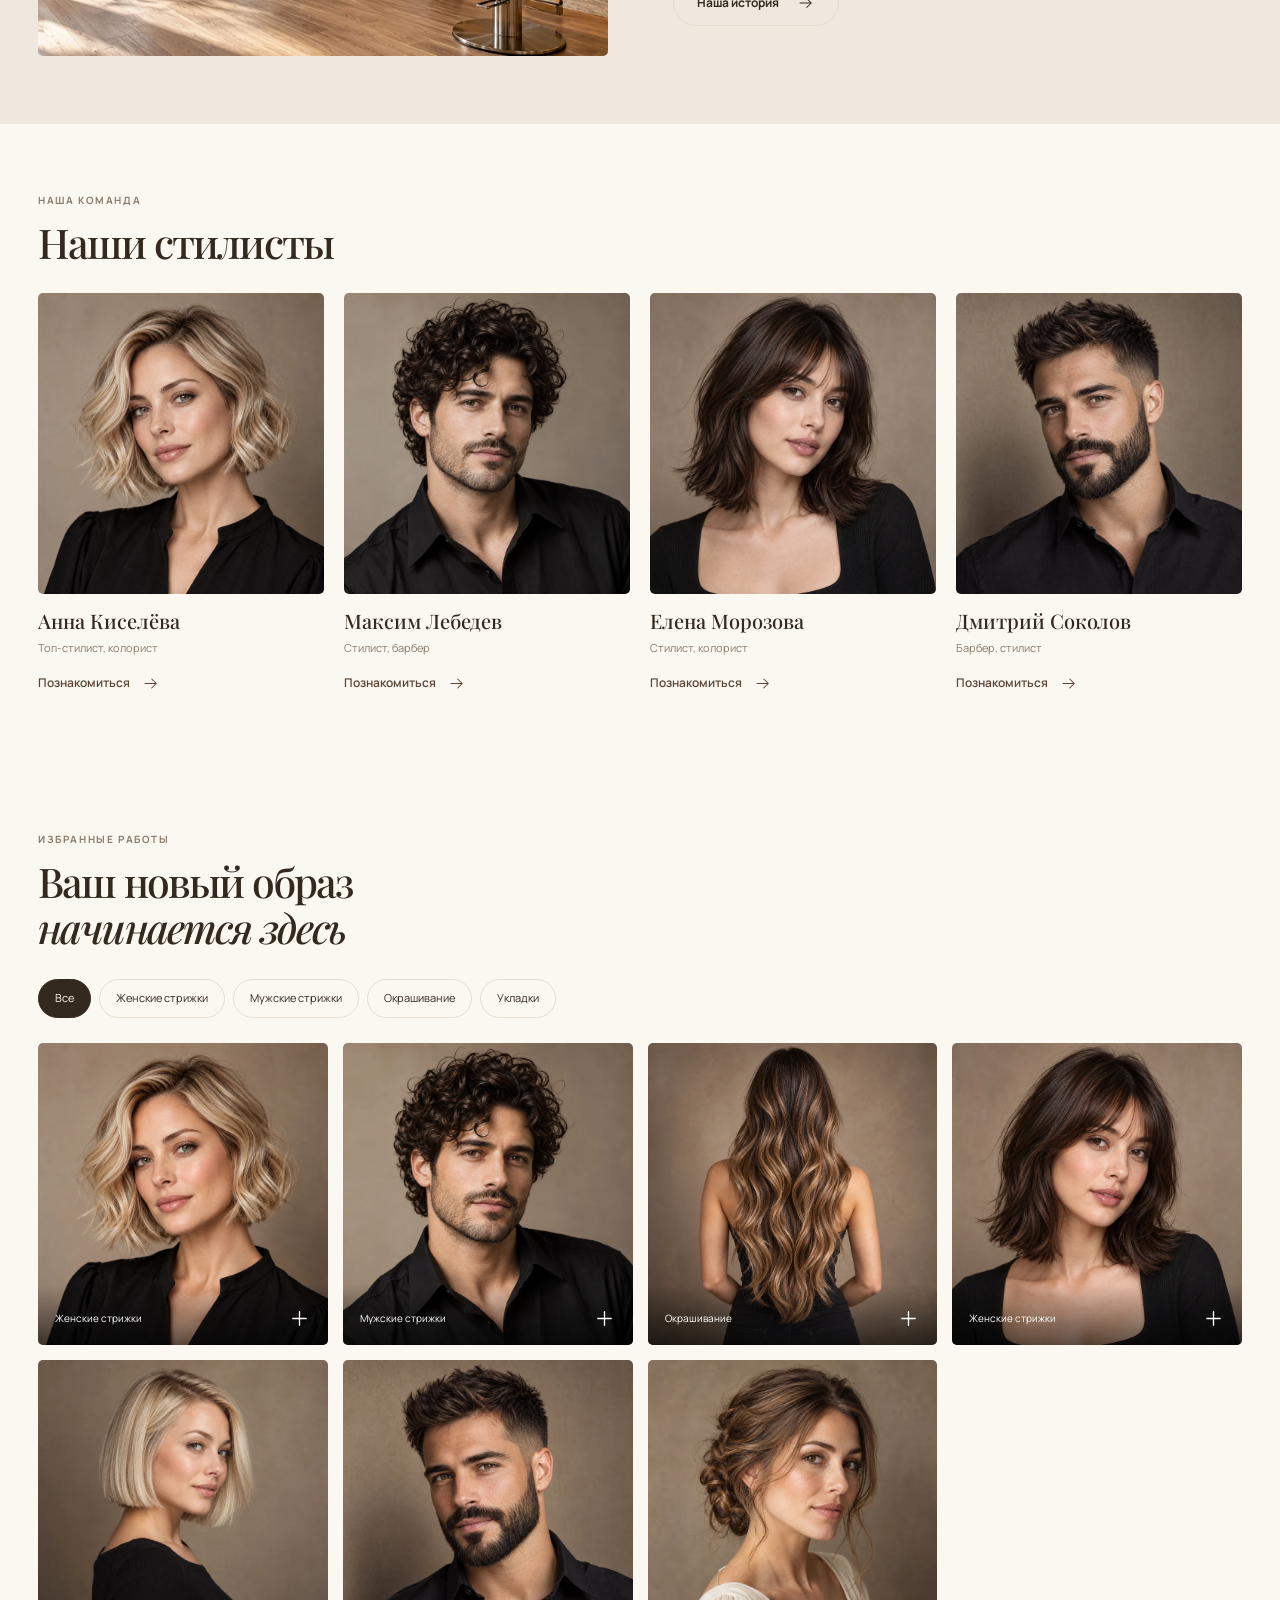
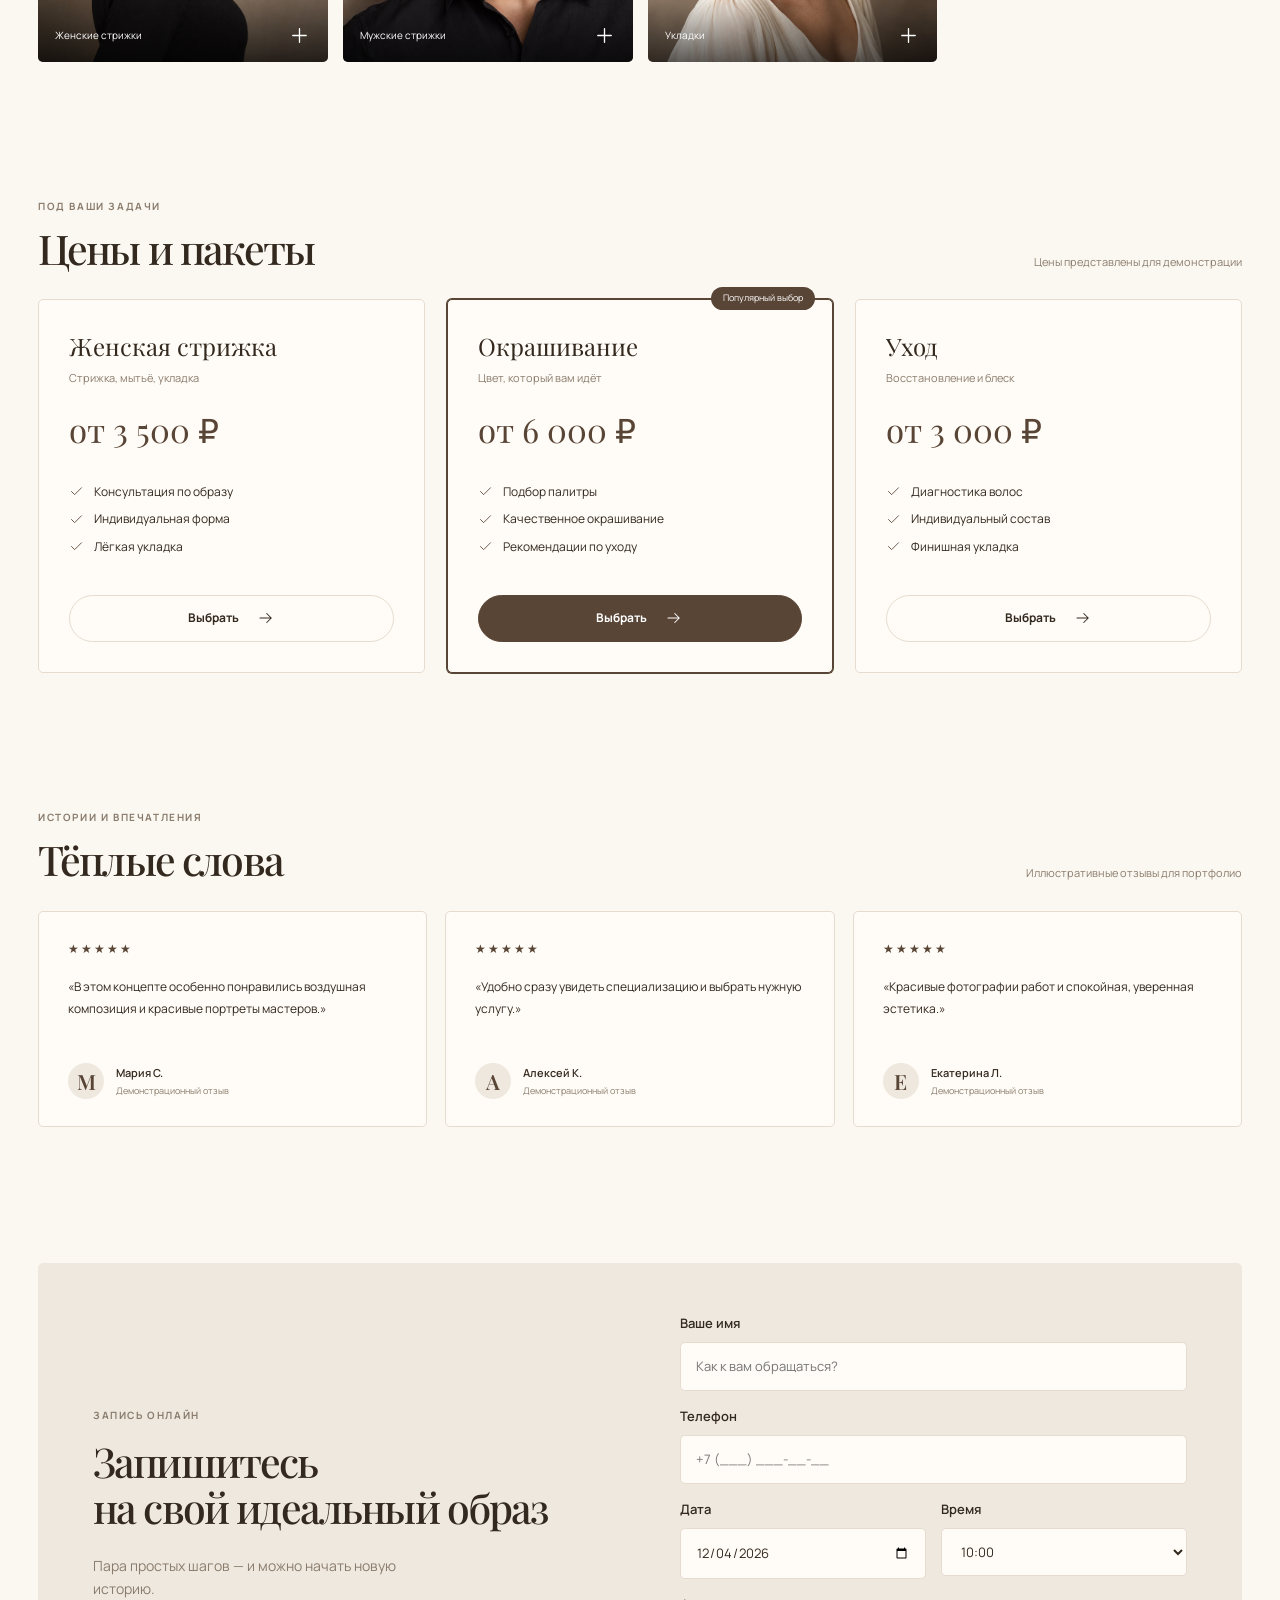
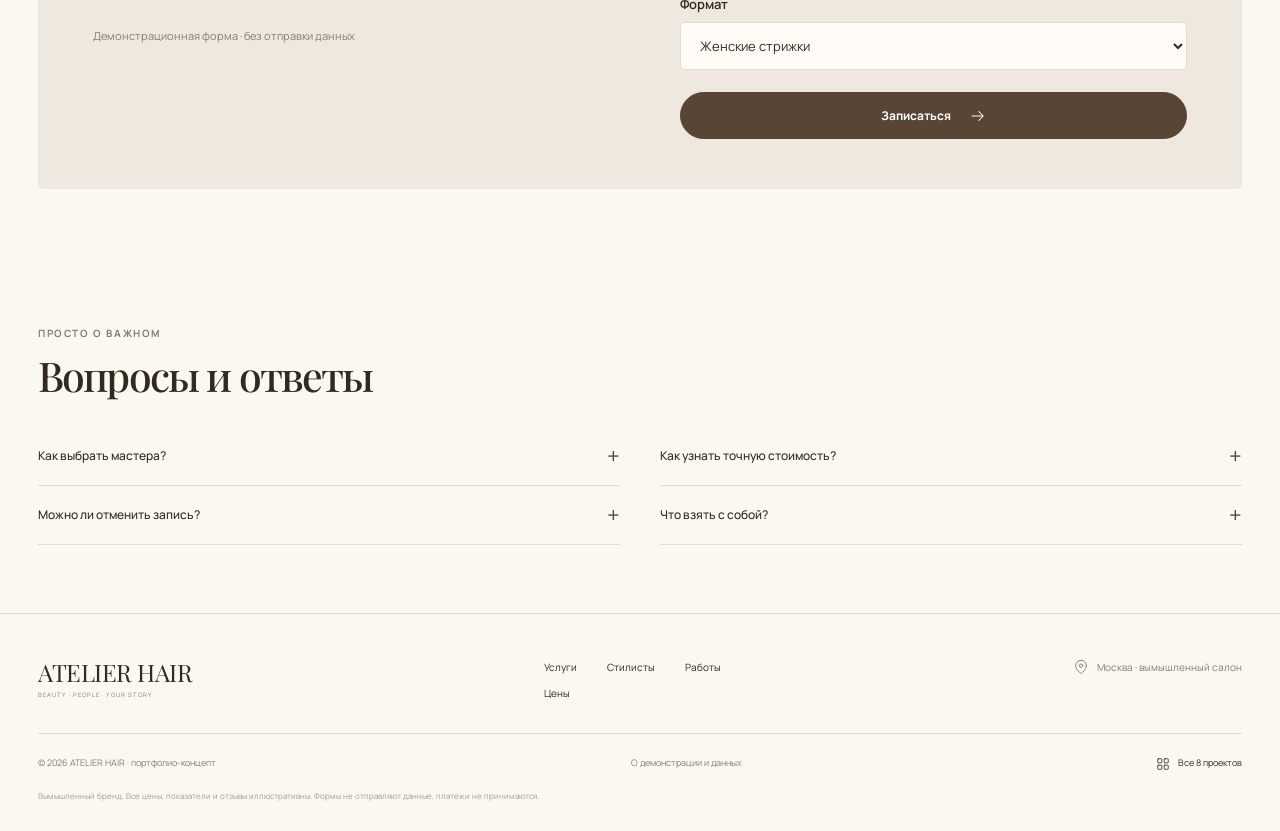
<file: projects/hair/index.html>
<!doctype html><html lang="ru"><head><meta charset="utf-8"><meta name="viewport" content="width=device-width,initial-scale=1"><meta name="theme-color" content="#776054"><title>ATELIER HAIR — Красота начинается с тебя</title><meta name="description" content="Стрижки, цвет и стиль, которые подчёркивают вашу индивидуальность. Красота начинается с уверенности в себе. Портфолио-концепт с интерактивными элементами."><link rel="icon" type="image/svg+xml" href="favicon.svg"><link rel="stylesheet" href="../../assets/fonts.css"><link rel="stylesheet" href="../../assets/styles.css?v=9fa07d8724d1"><script src="../../assets/app.js" defer></script></head><body class="theme-hair" data-site="hair"><a class="skip-link" href="#main">Перейти к содержимому</a><header class="site-header "><div class="container header-inner"><a class="brand" href="./"><span>ATELIER HAIR<small>BEAUTY · PEOPLE · YOUR STORY</small></span></a><nav class="main-nav" id="main-navigation" aria-label="Основная навигация"><a href="#services">Услуги</a><a href="#team">Стилисты</a><a href="#gallery">Работы</a><a href="#pricing">Цены</a></nav><div class="header-actions"><button class="btn small header-cta" type="button" data-action="booking" >Записаться<svg class="icon " viewBox="0 0 24 24" fill="none" stroke="currentColor" stroke-width="1.4" stroke-linecap="round" stroke-linejoin="round" aria-hidden="true"><path d="M4 12h15m-6-6 6 6-6 6"/></svg></button><button class="icon-btn menu-toggle" aria-controls="main-navigation" aria-expanded="false" aria-label="Открыть меню"><svg class="icon " viewBox="0 0 24 24" fill="none" stroke="currentColor" stroke-width="1.4" stroke-linecap="round" stroke-linejoin="round" aria-hidden="true"><path d="M4 6h16M4 12h16M4 18h16"/></svg></button></div></div></header><main id="main"><section class="hero hero-hair" id="top"><img class="hero-image" src="../../assets/hd/hair/hero.webp" alt="ATELIER HAIR — атмосфера бренда" fetchpriority="high" decoding="async" width="1672" height="941" srcset="../../assets/hd/hair/hero-480.webp 480w, ../../assets/hd/hair/hero-800.webp 800w, ../../assets/hd/hair/hero.webp 1672w" sizes="100vw"><div class="hero-shade"></div><div class="container hero-inner"><div class="hero-copy"><span class="eyebrow">БОЛЬШЕ, ЧЕМ СТРИЖКИ</span><h1>Красивые<br>люди —<br><em>счастливые</em></h1><p>Стрижки, цвет и стиль, которые подчёркивают вашу индивидуальность. Красота начинается с уверенности в себе.</p><div class="hero-buttons"><a class="btn" href="#booking">Записаться онлайн<svg class="icon " viewBox="0 0 24 24" fill="none" stroke="currentColor" stroke-width="1.4" stroke-linecap="round" stroke-linejoin="round" aria-hidden="true"><path d="M4 12h15m-6-6 6 6-6 6"/></svg></a><a class="btn secondary" href="#gallery">Наши работы<svg class="icon " viewBox="0 0 24 24" fill="none" stroke="currentColor" stroke-width="1.4" stroke-linecap="round" stroke-linejoin="round" aria-hidden="true"><path d="M4 12h15m-6-6 6 6-6 6"/></svg></a></div></div><span class="hero-note">Your story<br>starts here</span></div></section><section class="features"><div class="container feature-row"><div class="feature"><svg class="icon " viewBox="0 0 24 24" fill="none" stroke="currentColor" stroke-width="1.4" stroke-linecap="round" stroke-linejoin="round" aria-hidden="true"><path d="m3 7 4-5h10l4 5-9 15L3 7ZM3 7h18M7 2l5 20 5-20"/></svg><div><strong>Премиальная косметика</strong><small>Внимание к качеству</small></div></div><div class="feature"><svg class="icon " viewBox="0 0 24 24" fill="none" stroke="currentColor" stroke-width="1.4" stroke-linecap="round" stroke-linejoin="round" aria-hidden="true"><circle cx="9" cy="7" r="4"/><path d="M2 22v-4a7 7 0 0 1 14 0v4M17 3a4 4 0 0 1 0 8M21 22v-4a7 7 0 0 0-3-5"/></svg><div><strong>Опытные мастера</strong><small>Красота в деталях</small></div></div><div class="feature"><svg class="icon " viewBox="0 0 24 24" fill="none" stroke="currentColor" stroke-width="1.4" stroke-linecap="round" stroke-linejoin="round" aria-hidden="true"><path d="M20.8 4.6a5.5 5.5 0 0 0-7.8 0L12 5.7l-1.1-1.1a5.5 5.5 0 0 0-7.8 7.8L12 21l8.8-8.6a5.5 5.5 0 0 0 0-7.8Z"/></svg><div><strong>Индивидуальный подход</strong><small>Ваш образ и характер</small></div></div><div class="feature"><svg class="icon " viewBox="0 0 24 24" fill="none" stroke="currentColor" stroke-width="1.4" stroke-linecap="round" stroke-linejoin="round" aria-hidden="true"><rect x="3" y="4" width="18" height="17" rx="2"/><path d="M7 1v6M17 1v6M3 10h18M7 14h2M12 14h2M17 14h1M7 18h2"/></svg><div><strong>Онлайн-запись</strong><small>Удобно в любое время</small></div></div></div></section><section class="section " id="services"><div class="container"><div class="section-heading"><div><span class="eyebrow">НАШИ НАПРАВЛЕНИЯ</span><h2>Наши услуги</h2></div></div><div class="category-grid "><button type="button" data-action="service" data-index="0" class="category-card"><img class="" src="../../assets/hd/hair/blonde-bob.webp" alt="Женские стрижки" loading="lazy" decoding="async" width="1254" height="1254" srcset="../../assets/hd/hair/blonde-bob-480.webp 480w, ../../assets/hd/hair/blonde-bob-800.webp 800w, ../../assets/hd/hair/blonde-bob.webp 1254w" sizes="(max-width:700px) 94vw, (max-width:1150px) 50vw, 640px"><div><h3>Женские стрижки</h3><p>от 3 500 ₽</p><span class="circle-arrow"><svg class="icon " viewBox="0 0 24 24" fill="none" stroke="currentColor" stroke-width="1.4" stroke-linecap="round" stroke-linejoin="round" aria-hidden="true"><path d="M4 12h15m-6-6 6 6-6 6"/></svg></span></div></button><button type="button" data-action="service" data-index="1" class="category-card"><img class="" src="../../assets/hd/hair/curly-man.webp" alt="Мужские стрижки" loading="lazy" decoding="async" width="1254" height="1254" srcset="../../assets/hd/hair/curly-man-480.webp 480w, ../../assets/hd/hair/curly-man-800.webp 800w, ../../assets/hd/hair/curly-man.webp 1254w" sizes="(max-width:700px) 94vw, (max-width:1150px) 50vw, 640px"><div><h3>Мужские стрижки</h3><p>от 2 500 ₽</p><span class="circle-arrow"><svg class="icon " viewBox="0 0 24 24" fill="none" stroke="currentColor" stroke-width="1.4" stroke-linecap="round" stroke-linejoin="round" aria-hidden="true"><path d="M4 12h15m-6-6 6 6-6 6"/></svg></span></div></button><button type="button" data-action="service" data-index="2" class="category-card"><img class="" src="../../assets/hd/hair/long-color.webp" alt="Окрашивание" loading="lazy" decoding="async" width="1254" height="1254" srcset="../../assets/hd/hair/long-color-480.webp 480w, ../../assets/hd/hair/long-color-800.webp 800w, ../../assets/hd/hair/long-color.webp 1254w" sizes="(max-width:700px) 94vw, (max-width:1150px) 50vw, 640px"><div><h3>Окрашивание</h3><p>от 6 000 ₽</p><span class="circle-arrow"><svg class="icon " viewBox="0 0 24 24" fill="none" stroke="currentColor" stroke-width="1.4" stroke-linecap="round" stroke-linejoin="round" aria-hidden="true"><path d="M4 12h15m-6-6 6 6-6 6"/></svg></span></div></button><button type="button" data-action="service" data-index="3" class="category-card"><img class="" src="../../assets/hd/hair/updo.webp" alt="Укладки" loading="lazy" decoding="async" width="1254" height="1254" srcset="../../assets/hd/hair/updo-480.webp 480w, ../../assets/hd/hair/updo-800.webp 800w, ../../assets/hd/hair/updo.webp 1254w" sizes="(max-width:700px) 94vw, (max-width:1150px) 50vw, 640px"><div><h3>Укладки</h3><p>от 2 500 ₽</p><span class="circle-arrow"><svg class="icon " viewBox="0 0 24 24" fill="none" stroke="currentColor" stroke-width="1.4" stroke-linecap="round" stroke-linejoin="round" aria-hidden="true"><path d="M4 12h15m-6-6 6 6-6 6"/></svg></span></div></button><button type="button" data-action="service" data-index="4" class="category-card"><img class="" src="../../assets/hd/hair/bearded-man.webp" alt="Барбер-услуги" loading="lazy" decoding="async" width="1254" height="1254" srcset="../../assets/hd/hair/bearded-man-480.webp 480w, ../../assets/hd/hair/bearded-man-800.webp 800w, ../../assets/hd/hair/bearded-man.webp 1254w" sizes="(max-width:700px) 94vw, (max-width:1150px) 50vw, 640px"><div><h3>Барбер-услуги</h3><p>от 2 000 ₽</p><span class="circle-arrow"><svg class="icon " viewBox="0 0 24 24" fill="none" stroke="currentColor" stroke-width="1.4" stroke-linecap="round" stroke-linejoin="round" aria-hidden="true"><path d="M4 12h15m-6-6 6 6-6 6"/></svg></span></div></button><button type="button" data-action="service" data-index="5" class="category-card"><img class="" src="../../assets/hd/hair/care.webp" alt="Уход и восстановление" loading="lazy" decoding="async" width="1254" height="1254" srcset="../../assets/hd/hair/care-480.webp 480w, ../../assets/hd/hair/care-800.webp 800w, ../../assets/hd/hair/care.webp 1254w" sizes="(max-width:700px) 94vw, (max-width:1150px) 50vw, 640px"><div><h3>Уход и восстановление</h3><p>от 3 000 ₽</p><span class="circle-arrow"><svg class="icon " viewBox="0 0 24 24" fill="none" stroke="currentColor" stroke-width="1.4" stroke-linecap="round" stroke-linejoin="round" aria-hidden="true"><path d="M4 12h15m-6-6 6 6-6 6"/></svg></span></div></button></div></div></section><section class="section about-section" id="about"><div class="container"><div class="about-grid"><img class="" src="../../assets/hd/hair/salon.webp" alt="ATELIER HAIR — детали и атмосфера" loading="lazy" decoding="async" width="1672" height="941" srcset="../../assets/hd/hair/salon-480.webp 480w, ../../assets/hd/hair/salon-800.webp 800w, ../../assets/hd/hair/salon.webp 1672w" sizes="(max-width:700px) 94vw, (max-width:1150px) 50vw, 640px"><div class="about-copy"><span class="eyebrow">БОЛЬШЕ, ЧЕМ ПРОСТО БРЕНД</span><h2>Красота начинается<br>с уверенности в себе</h2><p>Мы предлагаем почувствовать свой стиль через цвет, форму и фактуру. В этом концепте салона каждый раздел — про человека: его характер, привычки и новый взгляд на себя.</p><button class="btn secondary" type="button" data-action="story" >Наша история<svg class="icon " viewBox="0 0 24 24" fill="none" stroke="currentColor" stroke-width="1.4" stroke-linecap="round" stroke-linejoin="round" aria-hidden="true"><path d="M4 12h15m-6-6 6 6-6 6"/></svg></button></div></div></div></section><section class="section " id="team"><div class="container"><div class="section-heading"><div><span class="eyebrow">НАША КОМАНДА</span><h2>Наши стилисты</h2></div></div><div class="team-grid"><button class="team-card" data-action="team" data-index="0"><img class="" src="../../assets/hd/hair/blonde-bob.webp" alt="Анна Киселёва" loading="lazy" decoding="async" width="1254" height="1254" srcset="../../assets/hd/hair/blonde-bob-480.webp 480w, ../../assets/hd/hair/blonde-bob-800.webp 800w, ../../assets/hd/hair/blonde-bob.webp 1254w" sizes="(max-width:700px) 94vw, (max-width:1150px) 50vw, 640px"><div><h3>Анна Киселёва</h3><p>Топ-стилист, колорист</p><span class="text-link">Познакомиться <svg class="icon " viewBox="0 0 24 24" fill="none" stroke="currentColor" stroke-width="1.4" stroke-linecap="round" stroke-linejoin="round" aria-hidden="true"><path d="M4 12h15m-6-6 6 6-6 6"/></svg></span></div></button><button class="team-card" data-action="team" data-index="1"><img class="" src="../../assets/hd/hair/curly-man.webp" alt="Максим Лебедев" loading="lazy" decoding="async" width="1254" height="1254" srcset="../../assets/hd/hair/curly-man-480.webp 480w, ../../assets/hd/hair/curly-man-800.webp 800w, ../../assets/hd/hair/curly-man.webp 1254w" sizes="(max-width:700px) 94vw, (max-width:1150px) 50vw, 640px"><div><h3>Максим Лебедев</h3><p>Стилист, барбер</p><span class="text-link">Познакомиться <svg class="icon " viewBox="0 0 24 24" fill="none" stroke="currentColor" stroke-width="1.4" stroke-linecap="round" stroke-linejoin="round" aria-hidden="true"><path d="M4 12h15m-6-6 6 6-6 6"/></svg></span></div></button><button class="team-card" data-action="team" data-index="2"><img class="" src="../../assets/hd/hair/brunette.webp" alt="Елена Морозова" loading="lazy" decoding="async" width="1254" height="1254" srcset="../../assets/hd/hair/brunette-480.webp 480w, ../../assets/hd/hair/brunette-800.webp 800w, ../../assets/hd/hair/brunette.webp 1254w" sizes="(max-width:700px) 94vw, (max-width:1150px) 50vw, 640px"><div><h3>Елена Морозова</h3><p>Стилист, колорист</p><span class="text-link">Познакомиться <svg class="icon " viewBox="0 0 24 24" fill="none" stroke="currentColor" stroke-width="1.4" stroke-linecap="round" stroke-linejoin="round" aria-hidden="true"><path d="M4 12h15m-6-6 6 6-6 6"/></svg></span></div></button><button class="team-card" data-action="team" data-index="3"><img class="" src="../../assets/hd/hair/bearded-man.webp" alt="Дмитрий Соколов" loading="lazy" decoding="async" width="1254" height="1254" srcset="../../assets/hd/hair/bearded-man-480.webp 480w, ../../assets/hd/hair/bearded-man-800.webp 800w, ../../assets/hd/hair/bearded-man.webp 1254w" sizes="(max-width:700px) 94vw, (max-width:1150px) 50vw, 640px"><div><h3>Дмитрий Соколов</h3><p>Барбер, стилист</p><span class="text-link">Познакомиться <svg class="icon " viewBox="0 0 24 24" fill="none" stroke="currentColor" stroke-width="1.4" stroke-linecap="round" stroke-linejoin="round" aria-hidden="true"><path d="M4 12h15m-6-6 6 6-6 6"/></svg></span></div></button></div></div></section><section class="section " id="gallery"><div class="container"><div class="section-heading"><div><span class="eyebrow">ИЗБРАННЫЕ РАБОТЫ</span><h2>Ваш новый образ<br><em>начинается здесь</em></h2></div></div><div class="filter-pills gallery-filters"><button class="pill active" data-gallery-filter="all" aria-pressed="true">Все</button><button class="pill " data-gallery-filter="Женские стрижки" aria-pressed="false">Женские стрижки</button><button class="pill " data-gallery-filter="Мужские стрижки" aria-pressed="false">Мужские стрижки</button><button class="pill " data-gallery-filter="Окрашивание" aria-pressed="false">Окрашивание</button><button class="pill " data-gallery-filter="Укладки" aria-pressed="false">Укладки</button></div><div class="gallery-grid "><button class="gallery-card" data-gallery-category="Женские стрижки" data-action="lightbox" data-index="0"><img src="../../assets/hd/hair/blonde-bob.webp" alt="Пример работы: Женские стрижки" loading="lazy" width="1254" height="1254" srcset="../../assets/hd/hair/blonde-bob-480.webp 480w, ../../assets/hd/hair/blonde-bob-800.webp 800w, ../../assets/hd/hair/blonde-bob.webp 1254w" sizes="(max-width:700px) 94vw, (max-width:1150px) 50vw, 640px"><div><span>Женские стрижки</span><svg class="icon " viewBox="0 0 24 24" fill="none" stroke="currentColor" stroke-width="1.4" stroke-linecap="round" stroke-linejoin="round" aria-hidden="true"><path d="M5 12h14M12 5v14"/></svg></div></button><button class="gallery-card" data-gallery-category="Мужские стрижки" data-action="lightbox" data-index="1"><img src="../../assets/hd/hair/curly-man.webp" alt="Пример работы: Мужские стрижки" loading="lazy" width="1254" height="1254" srcset="../../assets/hd/hair/curly-man-480.webp 480w, ../../assets/hd/hair/curly-man-800.webp 800w, ../../assets/hd/hair/curly-man.webp 1254w" sizes="(max-width:700px) 94vw, (max-width:1150px) 50vw, 640px"><div><span>Мужские стрижки</span><svg class="icon " viewBox="0 0 24 24" fill="none" stroke="currentColor" stroke-width="1.4" stroke-linecap="round" stroke-linejoin="round" aria-hidden="true"><path d="M5 12h14M12 5v14"/></svg></div></button><button class="gallery-card" data-gallery-category="Окрашивание" data-action="lightbox" data-index="2"><img src="../../assets/hd/hair/long-color.webp" alt="Пример работы: Окрашивание" loading="lazy" width="1254" height="1254" srcset="../../assets/hd/hair/long-color-480.webp 480w, ../../assets/hd/hair/long-color-800.webp 800w, ../../assets/hd/hair/long-color.webp 1254w" sizes="(max-width:700px) 94vw, (max-width:1150px) 50vw, 640px"><div><span>Окрашивание</span><svg class="icon " viewBox="0 0 24 24" fill="none" stroke="currentColor" stroke-width="1.4" stroke-linecap="round" stroke-linejoin="round" aria-hidden="true"><path d="M5 12h14M12 5v14"/></svg></div></button><button class="gallery-card" data-gallery-category="Женские стрижки" data-action="lightbox" data-index="3"><img src="../../assets/hd/hair/brunette.webp" alt="Пример работы: Женские стрижки" loading="lazy" width="1254" height="1254" srcset="../../assets/hd/hair/brunette-480.webp 480w, ../../assets/hd/hair/brunette-800.webp 800w, ../../assets/hd/hair/brunette.webp 1254w" sizes="(max-width:700px) 94vw, (max-width:1150px) 50vw, 640px"><div><span>Женские стрижки</span><svg class="icon " viewBox="0 0 24 24" fill="none" stroke="currentColor" stroke-width="1.4" stroke-linecap="round" stroke-linejoin="round" aria-hidden="true"><path d="M5 12h14M12 5v14"/></svg></div></button><button class="gallery-card" data-gallery-category="Женские стрижки" data-action="lightbox" data-index="4"><img src="../../assets/hd/hair/blonde-profile.webp" alt="Пример работы: Женские стрижки" loading="lazy" width="1254" height="1254" srcset="../../assets/hd/hair/blonde-profile-480.webp 480w, ../../assets/hd/hair/blonde-profile-800.webp 800w, ../../assets/hd/hair/blonde-profile.webp 1254w" sizes="(max-width:700px) 94vw, (max-width:1150px) 50vw, 640px"><div><span>Женские стрижки</span><svg class="icon " viewBox="0 0 24 24" fill="none" stroke="currentColor" stroke-width="1.4" stroke-linecap="round" stroke-linejoin="round" aria-hidden="true"><path d="M5 12h14M12 5v14"/></svg></div></button><button class="gallery-card" data-gallery-category="Мужские стрижки" data-action="lightbox" data-index="5"><img src="../../assets/hd/hair/bearded-man.webp" alt="Пример работы: Мужские стрижки" loading="lazy" width="1254" height="1254" srcset="../../assets/hd/hair/bearded-man-480.webp 480w, ../../assets/hd/hair/bearded-man-800.webp 800w, ../../assets/hd/hair/bearded-man.webp 1254w" sizes="(max-width:700px) 94vw, (max-width:1150px) 50vw, 640px"><div><span>Мужские стрижки</span><svg class="icon " viewBox="0 0 24 24" fill="none" stroke="currentColor" stroke-width="1.4" stroke-linecap="round" stroke-linejoin="round" aria-hidden="true"><path d="M5 12h14M12 5v14"/></svg></div></button><button class="gallery-card" data-gallery-category="Укладки" data-action="lightbox" data-index="6"><img src="../../assets/hd/hair/updo.webp" alt="Пример работы: Укладки" loading="lazy" width="1254" height="1254" srcset="../../assets/hd/hair/updo-480.webp 480w, ../../assets/hd/hair/updo-800.webp 800w, ../../assets/hd/hair/updo.webp 1254w" sizes="(max-width:700px) 94vw, (max-width:1150px) 50vw, 640px"><div><span>Укладки</span><svg class="icon " viewBox="0 0 24 24" fill="none" stroke="currentColor" stroke-width="1.4" stroke-linecap="round" stroke-linejoin="round" aria-hidden="true"><path d="M5 12h14M12 5v14"/></svg></div></button></div></div></section><section class="section " id="pricing"><div class="container"><div class="section-heading"><div><span class="eyebrow">ПОД ВАШИ ЗАДАЧИ</span><h2>Цены и пакеты</h2></div><span class="muted small-note">Цены представлены для демонстрации</span></div><div class="pricing-grid"><article class="price-card "><h3>Женская стрижка</h3><p>Стрижка, мытьё, укладка</p><div class="price">от 3 500 ₽<small></small></div><ul><li><svg class="icon " viewBox="0 0 24 24" fill="none" stroke="currentColor" stroke-width="1.4" stroke-linecap="round" stroke-linejoin="round" aria-hidden="true"><path d="m4 12 5 5L20 6"/></svg>Консультация по образу</li><li><svg class="icon " viewBox="0 0 24 24" fill="none" stroke="currentColor" stroke-width="1.4" stroke-linecap="round" stroke-linejoin="round" aria-hidden="true"><path d="m4 12 5 5L20 6"/></svg>Индивидуальная форма</li><li><svg class="icon " viewBox="0 0 24 24" fill="none" stroke="currentColor" stroke-width="1.4" stroke-linecap="round" stroke-linejoin="round" aria-hidden="true"><path d="m4 12 5 5L20 6"/></svg>Лёгкая укладка</li></ul><button class="btn secondary" type="button" data-action="booking" data-selection="Женская стрижка">Выбрать<svg class="icon " viewBox="0 0 24 24" fill="none" stroke="currentColor" stroke-width="1.4" stroke-linecap="round" stroke-linejoin="round" aria-hidden="true"><path d="M4 12h15m-6-6 6 6-6 6"/></svg></button></article><article class="price-card featured"><span class="price-label">Популярный выбор</span><h3>Окрашивание</h3><p>Цвет, который вам идёт</p><div class="price">от 6 000 ₽<small></small></div><ul><li><svg class="icon " viewBox="0 0 24 24" fill="none" stroke="currentColor" stroke-width="1.4" stroke-linecap="round" stroke-linejoin="round" aria-hidden="true"><path d="m4 12 5 5L20 6"/></svg>Подбор палитры</li><li><svg class="icon " viewBox="0 0 24 24" fill="none" stroke="currentColor" stroke-width="1.4" stroke-linecap="round" stroke-linejoin="round" aria-hidden="true"><path d="m4 12 5 5L20 6"/></svg>Качественное окрашивание</li><li><svg class="icon " viewBox="0 0 24 24" fill="none" stroke="currentColor" stroke-width="1.4" stroke-linecap="round" stroke-linejoin="round" aria-hidden="true"><path d="m4 12 5 5L20 6"/></svg>Рекомендации по уходу</li></ul><button class="btn " type="button" data-action="booking" data-selection="Окрашивание">Выбрать<svg class="icon " viewBox="0 0 24 24" fill="none" stroke="currentColor" stroke-width="1.4" stroke-linecap="round" stroke-linejoin="round" aria-hidden="true"><path d="M4 12h15m-6-6 6 6-6 6"/></svg></button></article><article class="price-card "><h3>Уход</h3><p>Восстановление и блеск</p><div class="price">от 3 000 ₽<small></small></div><ul><li><svg class="icon " viewBox="0 0 24 24" fill="none" stroke="currentColor" stroke-width="1.4" stroke-linecap="round" stroke-linejoin="round" aria-hidden="true"><path d="m4 12 5 5L20 6"/></svg>Диагностика волос</li><li><svg class="icon " viewBox="0 0 24 24" fill="none" stroke="currentColor" stroke-width="1.4" stroke-linecap="round" stroke-linejoin="round" aria-hidden="true"><path d="m4 12 5 5L20 6"/></svg>Индивидуальный состав</li><li><svg class="icon " viewBox="0 0 24 24" fill="none" stroke="currentColor" stroke-width="1.4" stroke-linecap="round" stroke-linejoin="round" aria-hidden="true"><path d="m4 12 5 5L20 6"/></svg>Финишная укладка</li></ul><button class="btn secondary" type="button" data-action="booking" data-selection="Уход">Выбрать<svg class="icon " viewBox="0 0 24 24" fill="none" stroke="currentColor" stroke-width="1.4" stroke-linecap="round" stroke-linejoin="round" aria-hidden="true"><path d="M4 12h15m-6-6 6 6-6 6"/></svg></button></article></div></div></section><section class="section " id="reviews"><div class="container"><div class="section-heading"><div><span class="eyebrow">ИСТОРИИ И ВПЕЧАТЛЕНИЯ</span><h2>Тёплые слова</h2></div><span class="muted small-note">Иллюстративные отзывы для портфолио</span></div><div class="review-grid"><article class="review-card"><div class="review-stars" aria-label="5 звёзд">★★★★★</div><blockquote>«В этом концепте особенно понравились воздушная композиция и красивые портреты мастеров.»</blockquote><div class="review-person"><span class="avatar">М</span><span>Мария С.<small>Демонстрационный отзыв</small></span></div></article><article class="review-card"><div class="review-stars" aria-label="5 звёзд">★★★★★</div><blockquote>«Удобно сразу увидеть специализацию и выбрать нужную услугу.»</blockquote><div class="review-person"><span class="avatar">А</span><span>Алексей К.<small>Демонстрационный отзыв</small></span></div></article><article class="review-card"><div class="review-stars" aria-label="5 звёзд">★★★★★</div><blockquote>«Красивые фотографии работ и спокойная, уверенная эстетика.»</blockquote><div class="review-person"><span class="avatar">Е</span><span>Екатерина Л.<small>Демонстрационный отзыв</small></span></div></article></div></div></section><section class="section " id="booking"><div class="container"><div class="booking-panel"><div><span class="eyebrow">ЗАПИСЬ ОНЛАЙН</span><h2>Запишитесь<br>на свой идеальный образ</h2><p>Пара простых шагов — и можно начать новую историю.</p><span class="small-note muted">Демонстрационная форма · без отправки данных</span></div><form data-form="booking" class="booking-form"><label>Ваше имя<input name="name" autocomplete="given-name" required minlength="2" maxlength="80" placeholder="Как к вам обращаться?"></label><label>Телефон<input name="phone" type="tel" autocomplete="tel" required minlength="7" maxlength="24" placeholder="+7 (___) ___-__-__"></label><div class="form-row"><label>Дата<input name="date" type="date" required></label><label>Время<select name="time"><option>10:00</option><option>11:00</option><option>12:00</option><option>14:00</option><option>15:00</option><option>16:00</option><option>17:00</option><option>18:00</option></select></label></div><label>Формат<select name="service"><option>Женские стрижки</option><option>Мужские стрижки</option><option>Окрашивание</option><option>Укладки</option><option>Барбер-услуги</option><option>Уход и восстановление</option></select></label><button type="submit" class="btn">Записаться <svg class="icon " viewBox="0 0 24 24" fill="none" stroke="currentColor" stroke-width="1.4" stroke-linecap="round" stroke-linejoin="round" aria-hidden="true"><path d="M4 12h15m-6-6 6 6-6 6"/></svg></button></form></div></div></section><section class="section " id="faq"><div class="container"><div class="section-heading"><div><span class="eyebrow">ПРОСТО О ВАЖНОМ</span><h2>Вопросы и ответы</h2></div></div><div class="faq-grid"><details><summary>Как выбрать мастера?<span>+</span></summary><p>Посмотрите специализацию и галерею каждого стилиста. В форме можно выбрать конкретного мастера или первый свободный слот.</p></details><details><summary>Как узнать точную стоимость?<span>+</span></summary><p>В прайсе указаны демонстрационные стартовые цены. Финальная стоимость зависит от задачи и обсуждается на консультации.</p></details><details><summary>Можно ли отменить запись?<span>+</span></summary><p>Демонстрационную запись можно закрыть без подтверждения. Реальное бронирование не создаётся.</p></details><details><summary>Что взять с собой?<span>+</span></summary><p>Для обсуждения образа удобно подготовить несколько фотографий с примерами желаемого результата.</p></details></div></div></section></main><footer class="site-footer"><div class="container"><div class="footer-main"><a class="brand" href="#top"><span>ATELIER HAIR<small>BEAUTY · PEOPLE · YOUR STORY</small></span></a><nav aria-label="Навигация внизу страницы"><a href="#services">Услуги</a><a href="#team">Стилисты</a><a href="#gallery">Работы</a><a href="#pricing">Цены</a></nav><div class="footer-location"><svg class="icon " viewBox="0 0 24 24" fill="none" stroke="currentColor" stroke-width="1.4" stroke-linecap="round" stroke-linejoin="round" aria-hidden="true"><path d="M20 10c0 6-8 12-8 12S4 16 4 10a8 8 0 1 1 16 0Z"/><circle cx="12" cy="10" r="2.5"/></svg> Москва · вымышленный салон</div></div><div class="footer-bottom"><span>© 2026 ATELIER HAIR · портфолио-концепт</span><button class="text-button" data-action="demo">О демонстрации и данных</button><a href="../../" class="portfolio-back"><svg class="icon " viewBox="0 0 24 24" fill="none" stroke="currentColor" stroke-width="1.4" stroke-linecap="round" stroke-linejoin="round" aria-hidden="true"><rect x="3" y="3" width="7" height="7" rx="1"/><rect x="14" y="3" width="7" height="7" rx="1"/><rect x="3" y="14" width="7" height="7" rx="1"/><rect x="14" y="14" width="7" height="7" rx="1"/></svg> Все 8 проектов</a></div><p class="demo-disclaimer">Вымышленный бренд. Все цены, показатели и отзывы иллюстративны. Формы не отправляют данные, платежи не принимаются.</p></div></footer><a href="#top" class="back-to-top" aria-label="Вернуться наверх">↑</a><dialog id="app-dialog" aria-labelledby="dialog-title"><button class="dialog-close icon-btn" data-action="close" aria-label="Закрыть окно"><svg class="icon " viewBox="0 0 24 24" fill="none" stroke="currentColor" stroke-width="1.4" stroke-linecap="round" stroke-linejoin="round" aria-hidden="true"><path d="m6 6 12 12M6 18 18 6"/></svg></button><div id="dialog-content"></div></dialog><div class="toast" role="status" aria-live="polite"></div><a class="portfolio-ribbon" href="../../"><svg class="icon " viewBox="0 0 24 24" fill="none" stroke="currentColor" stroke-width="1.4" stroke-linecap="round" stroke-linejoin="round" aria-hidden="true"><rect x="3" y="3" width="7" height="7" rx="1"/><rect x="14" y="3" width="7" height="7" rx="1"/><rect x="3" y="14" width="7" height="7" rx="1"/><rect x="14" y="14" width="7" height="7" rx="1"/></svg> Портфолио</a><script id="site-data" type="application/json">{"brand":"ATELIER HAIR","sub":"BEAUTY · PEOPLE · YOUR STORY","title":"Красивые\u003cbr>люди —\u003cbr>\u003cem>счастливые\u003c/em>","eyebrow":"БОЛЬШЕ, ЧЕМ СТРИЖКИ","intro":"Стрижки, цвет и стиль, которые подчёркивают вашу индивидуальность. Красота начинается с уверенности в себе.","cta":"Записаться онлайн","secondary":"Наши работы","nav":[["Услуги","services"],["Стилисты","team"],["Работы","gallery"],["Цены","pricing"]],"features":[["gem","Премиальная косметика","Внимание к качеству"],["users","Опытные мастера","Красота в деталях"],["heart","Индивидуальный подход","Ваш образ и характер"],["calendar","Онлайн-запись","Удобно в любое время"]],"categories":["Женские стрижки","Мужские стрижки","Окрашивание","Укладки","Барбер-услуги","Уход и восстановление"],"servicesPrices":["от 3 500 ₽","от 2 500 ₽","от 6 000 ₽","от 2 500 ₽","от 2 000 ₽","от 3 000 ₽"],"team":["Анна Киселёва","Максим Лебедев","Елена Морозова","Дмитрий Соколов"],"roles":["Топ-стилист, колорист","Стилист, барбер","Стилист, колорист","Барбер, стилист"],"aboutTitle":"Красота начинается\u003cbr>с уверенности в себе","about":"Мы предлагаем почувствовать свой стиль через цвет, форму и фактуру. В этом концепте салона каждый раздел — про человека: его характер, привычки и новый взгляд на себя.","faq":[["Как выбрать мастера?","Посмотрите специализацию и галерею каждого стилиста. В форме можно выбрать конкретного мастера или первый свободный слот."],["Как узнать точную стоимость?","В прайсе указаны демонстрационные стартовые цены. Финальная стоимость зависит от задачи и обсуждается на консультации."],["Можно ли отменить запись?","Демонстрационную запись можно закрыть без подтверждения. Реальное бронирование не создаётся."],["Что взять с собой?","Для обсуждения образа удобно подготовить несколько фотографий с примерами желаемого результата."]],"reviews":[["Мария С.","«В этом концепте особенно понравились воздушная композиция и красивые портреты мастеров.»"],["Алексей К.","«Удобно сразу увидеть специализацию и выбрать нужную услугу.»"],["Екатерина Л.","«Красивые фотографии работ и спокойная, уверенная эстетика.»"]],"ending":"Запишитесь\u003cbr>на свой \u003cem>идеальный образ\u003c/em>","address":"Москва · вымышленный салон","id":"hair","images":{"hero":"assets/hd/hair/hero.webp","products":[],"categories":["assets/hd/hair/blonde-bob.webp","assets/hd/hair/curly-man.webp","assets/hd/hair/long-color.webp","assets/hd/hair/updo.webp","assets/hd/hair/bearded-man.webp","assets/hd/hair/care.webp"],"services":["assets/hd/hair/blonde-bob.webp","assets/hd/hair/curly-man.webp","assets/hd/hair/long-color.webp","assets/hd/hair/updo.webp","assets/hd/hair/bearded-man.webp","assets/hd/hair/care.webp"],"gallery":["assets/hd/hair/blonde-bob.webp","assets/hd/hair/curly-man.webp","assets/hd/hair/long-color.webp","assets/hd/hair/brunette.webp","assets/hd/hair/blonde-profile.webp","assets/hd/hair/bearded-man.webp","assets/hd/hair/updo.webp"],"portraits":["assets/hd/hair/blonde-bob.webp","assets/hd/hair/curly-man.webp","assets/hd/hair/brunette.webp","assets/hd/hair/bearded-man.webp"],"about":"assets/hd/hair/salon.webp","aboutImages":["assets/hd/hair/salon.webp","assets/hd/hair/care.webp"],"travel":[]},"items":[]}</script></body></html>
</file>
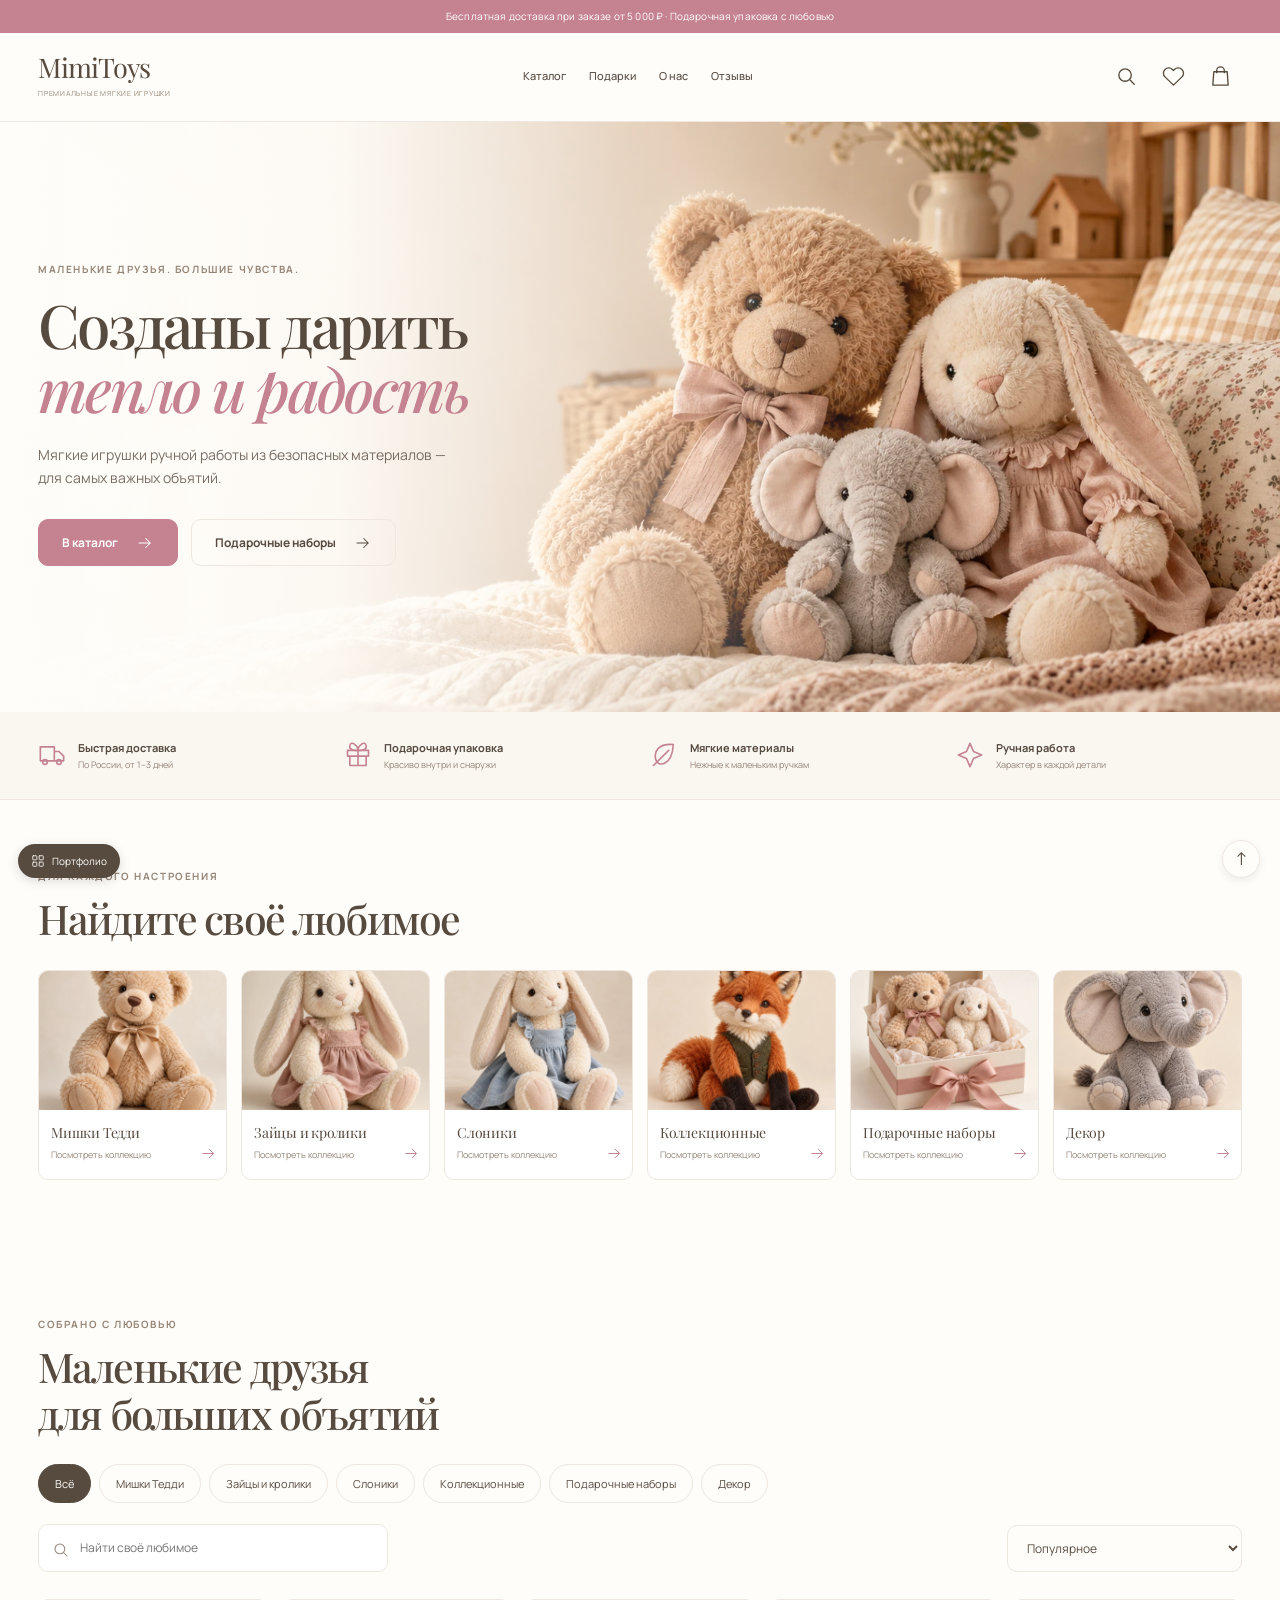
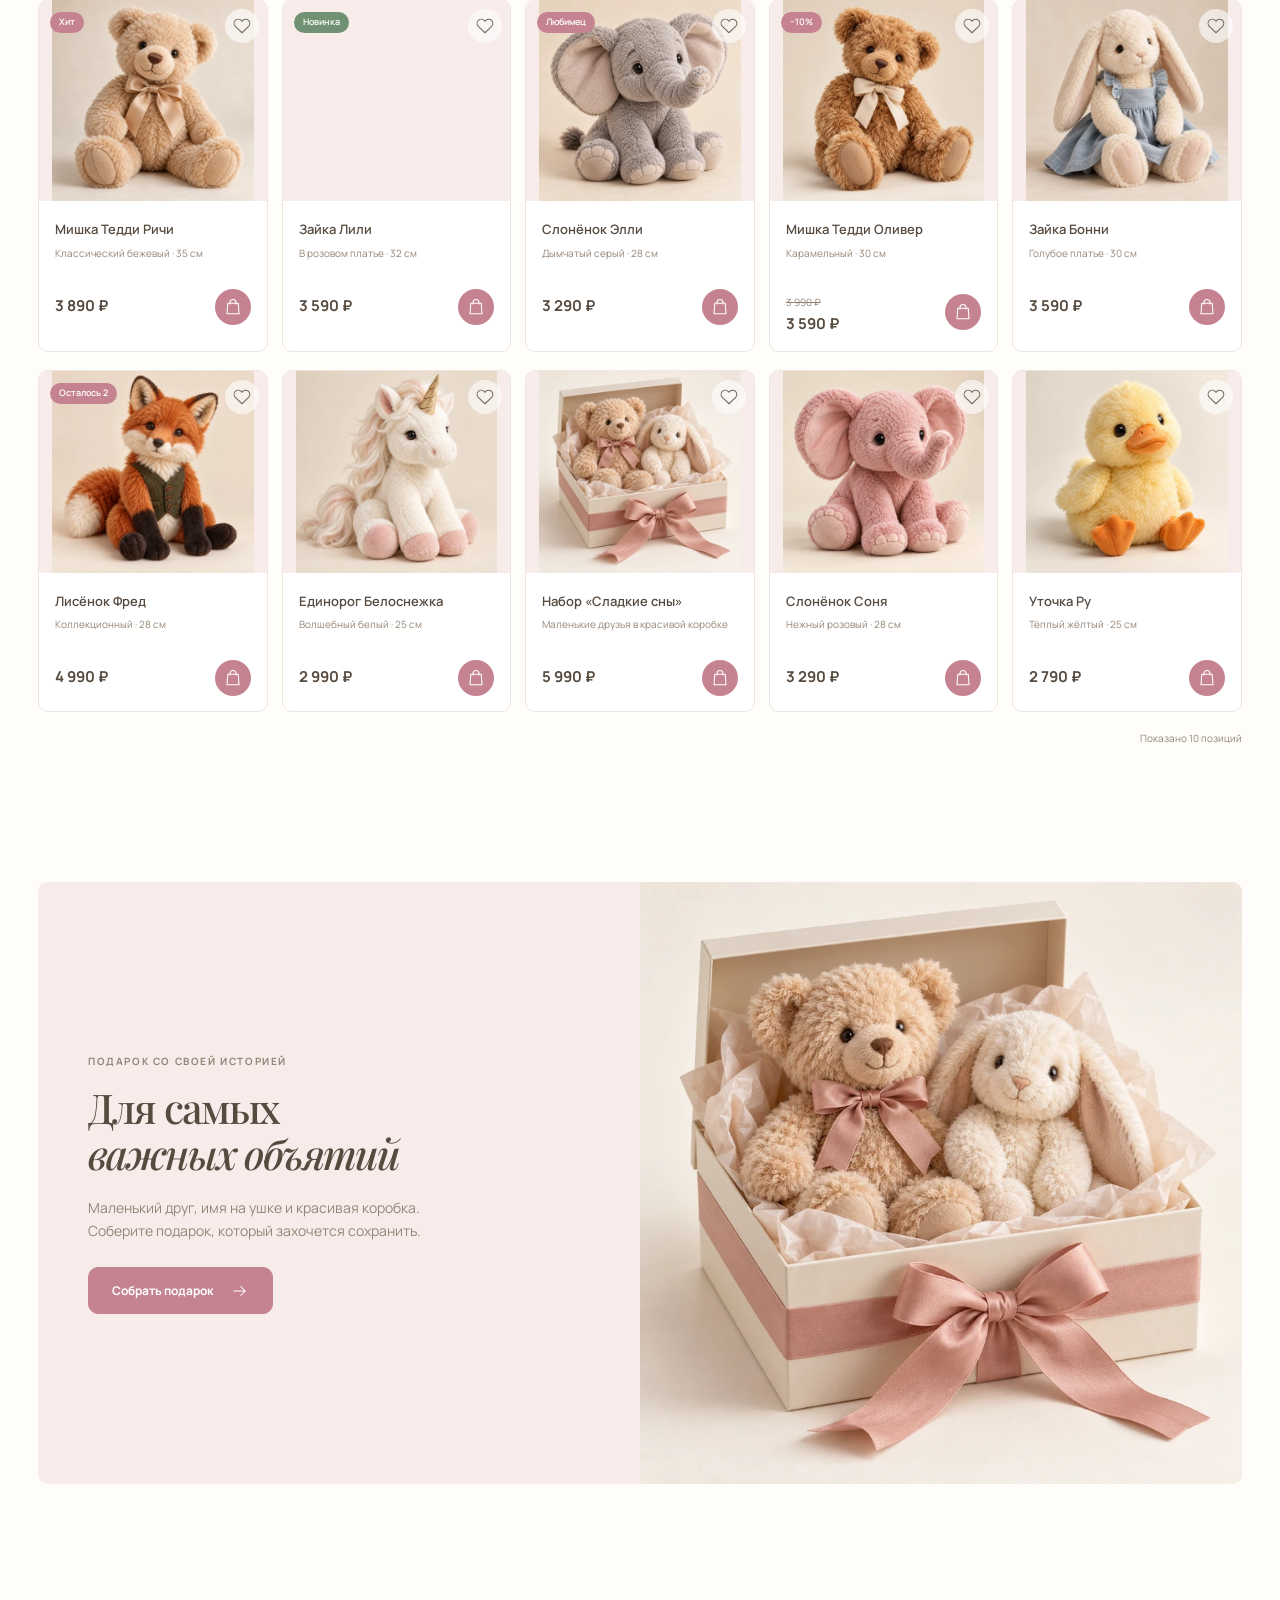
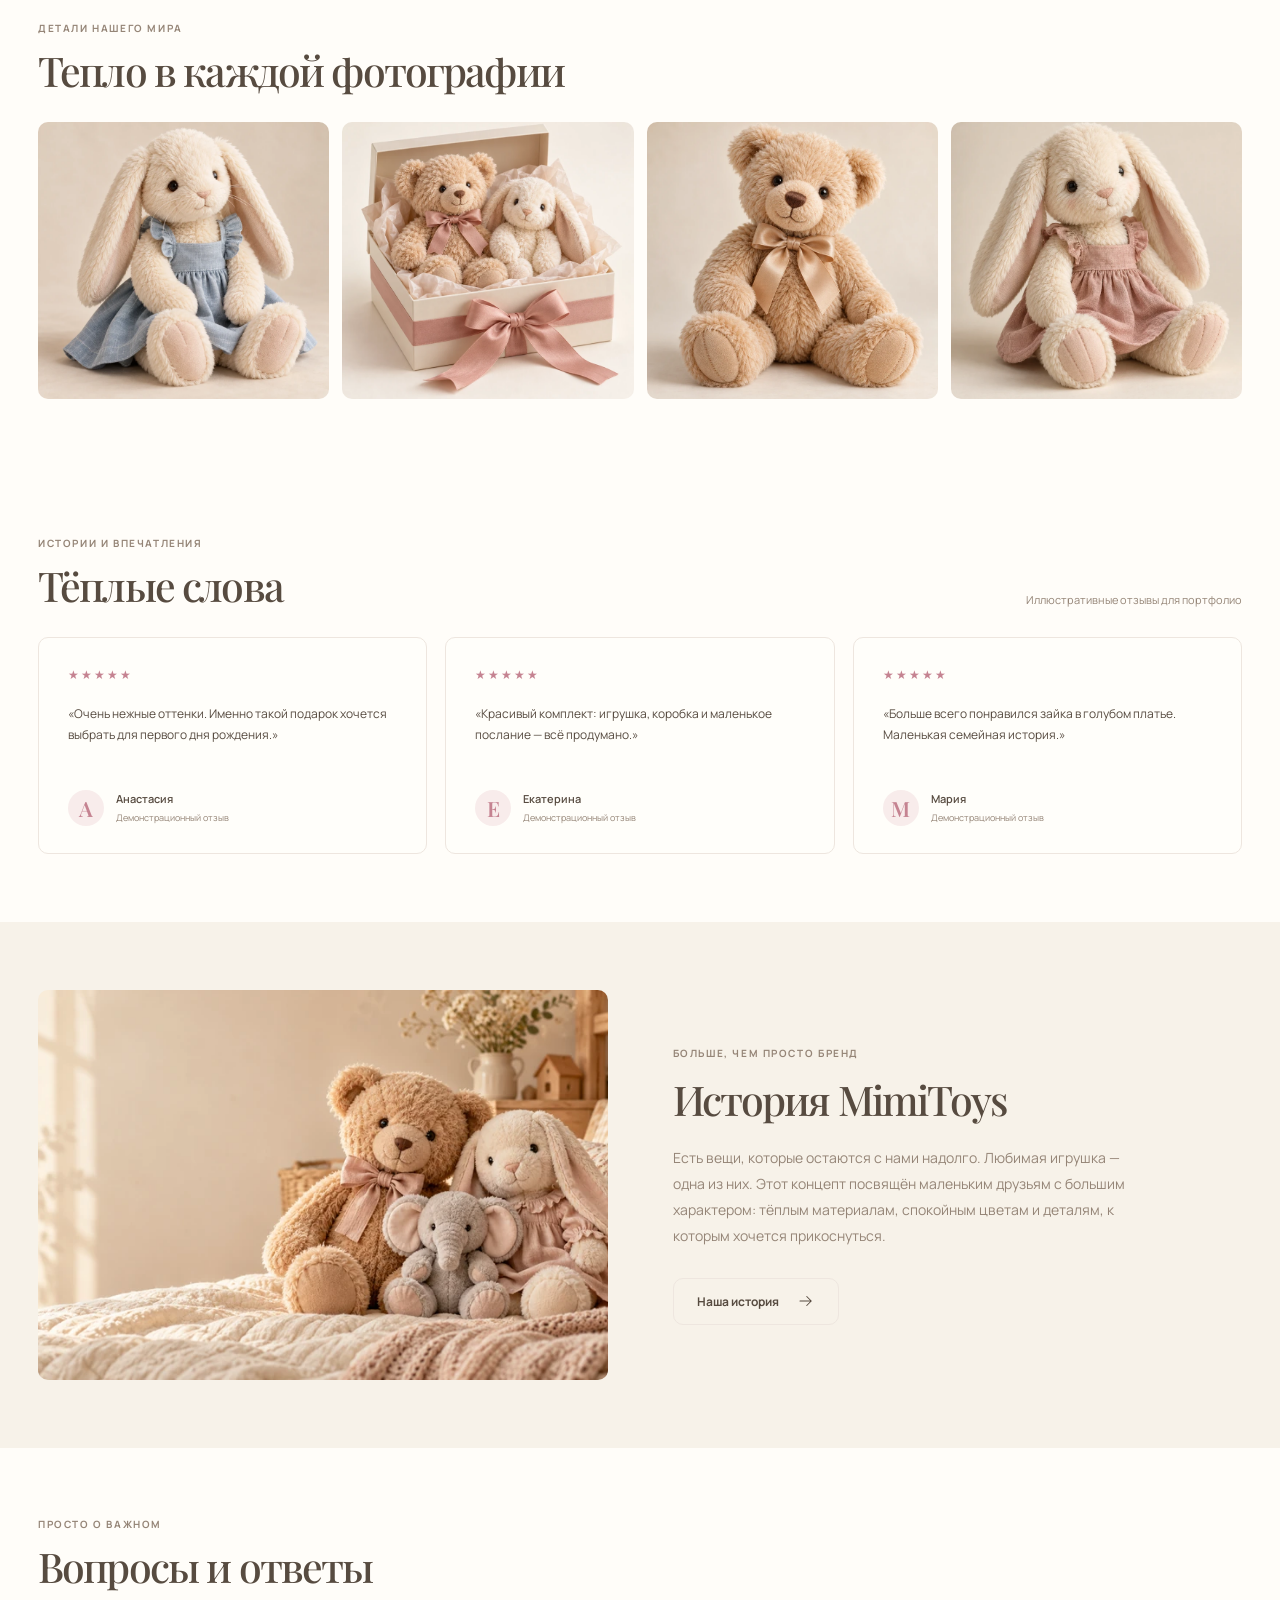
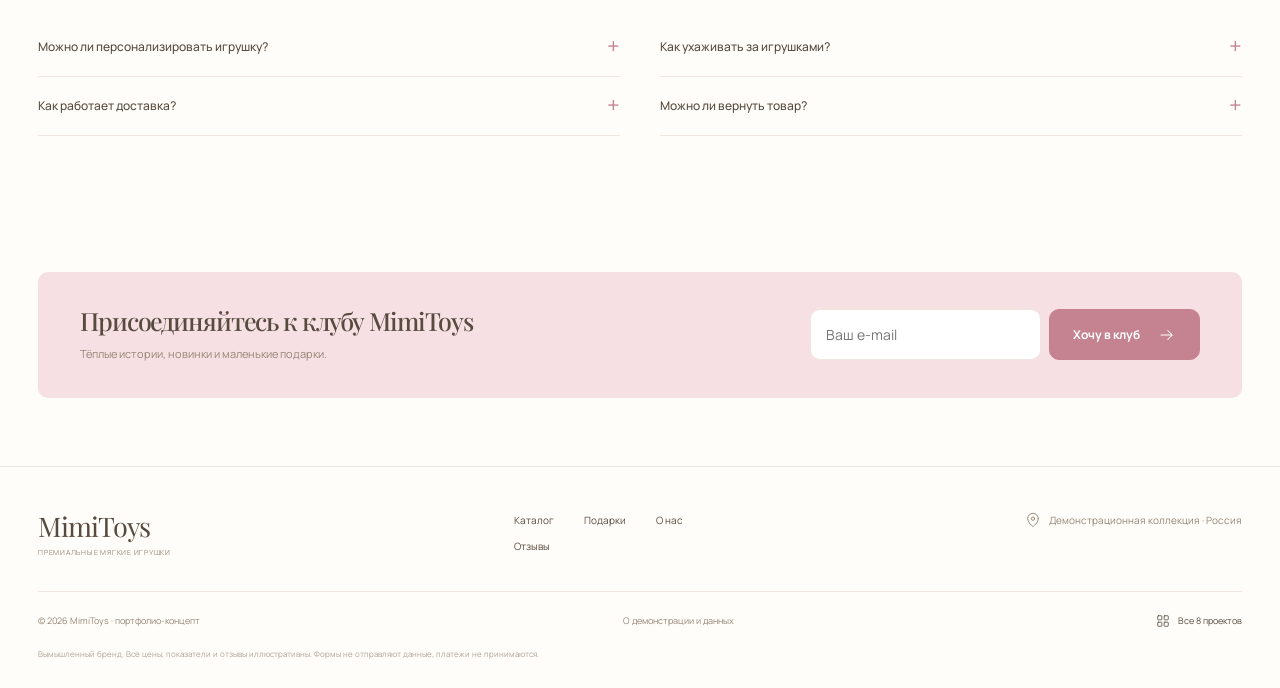
<file: projects/mimi/index.html>
<!doctype html><html lang="ru"><head><meta charset="utf-8"><meta name="viewport" content="width=device-width,initial-scale=1"><meta name="theme-color" content="#d89a9f"><title>MimiToys — Тепло в каждой детали</title><meta name="description" content="Мягкие игрушки ручной работы из безопасных материалов — для самых важных объятий. Портфолио-концепт с интерактивными элементами."><link rel="icon" type="image/svg+xml" href="favicon.svg"><link rel="stylesheet" href="../../assets/fonts.css"><link rel="stylesheet" href="../../assets/styles.css?v=9fa07d8724d1"><script src="../../assets/app.js" defer></script></head><body class="theme-mimi" data-site="mimi"><a class="skip-link" href="#main">Перейти к содержимому</a><div class="announcement">Бесплатная доставка при заказе от 5 000 ₽ · Подарочная упаковка с любовью</div><header class="site-header "><div class="container header-inner"><a class="brand" href="./"><span>MimiToys<small>ПРЕМИАЛЬНЫЕ МЯГКИЕ ИГРУШКИ</small></span></a><nav class="main-nav" id="main-navigation" aria-label="Основная навигация"><a href="#catalog">Каталог</a><a href="#gifts">Подарки</a><a href="#about">О нас</a><a href="#reviews">Отзывы</a></nav><div class="header-actions"><button class="icon-btn" data-action="search" aria-label="Поиск"><svg class="icon " viewBox="0 0 24 24" fill="none" stroke="currentColor" stroke-width="1.4" stroke-linecap="round" stroke-linejoin="round" aria-hidden="true"><circle cx="10.5" cy="10.5" r="6.5"/><path d="m16 16 4 4"/></svg></button><button class="icon-btn" data-action="favorites" aria-label="Избранное"><svg class="icon " viewBox="0 0 24 24" fill="none" stroke="currentColor" stroke-width="1.4" stroke-linecap="round" stroke-linejoin="round" aria-hidden="true"><path d="M20.8 4.6a5.5 5.5 0 0 0-7.8 0L12 5.7l-1.1-1.1a5.5 5.5 0 0 0-7.8 7.8L12 21l8.8-8.6a5.5 5.5 0 0 0 0-7.8Z"/></svg><span class="fav-count count" hidden>0</span></button><button class="icon-btn" data-action="cart" aria-label="Открыть корзину"><svg class="icon " viewBox="0 0 24 24" fill="none" stroke="currentColor" stroke-width="1.4" stroke-linecap="round" stroke-linejoin="round" aria-hidden="true"><path d="M5 7h14l1 14H4L5 7Z"/><path d="M8 8V6a4 4 0 0 1 8 0v2"/></svg><span class="cart-count count" hidden>0</span></button><button class="icon-btn menu-toggle" aria-controls="main-navigation" aria-expanded="false" aria-label="Открыть меню"><svg class="icon " viewBox="0 0 24 24" fill="none" stroke="currentColor" stroke-width="1.4" stroke-linecap="round" stroke-linejoin="round" aria-hidden="true"><path d="M4 6h16M4 12h16M4 18h16"/></svg></button></div></div></header><main id="main"><section class="hero hero-mimi" id="top"><img class="hero-image" src="../../assets/hd/mimi/hero.webp" alt="MimiToys — атмосфера бренда" fetchpriority="high" decoding="async" width="1672" height="941" srcset="../../assets/hd/mimi/hero-480.webp 480w, ../../assets/hd/mimi/hero-800.webp 800w, ../../assets/hd/mimi/hero.webp 1672w" sizes="100vw"><div class="hero-shade"></div><div class="container hero-inner"><div class="hero-copy"><span class="eyebrow">МАЛЕНЬКИЕ ДРУЗЬЯ. БОЛЬШИЕ ЧУВСТВА.</span><h1>Созданы дарить<br><em>тепло и радость</em></h1><p>Мягкие игрушки ручной работы из безопасных материалов — для самых важных объятий.</p><div class="hero-buttons"><a class="btn" href="#catalog">В каталог<svg class="icon " viewBox="0 0 24 24" fill="none" stroke="currentColor" stroke-width="1.4" stroke-linecap="round" stroke-linejoin="round" aria-hidden="true"><path d="M4 12h15m-6-6 6 6-6 6"/></svg></a><a class="btn secondary" href="#gifts">Подарочные наборы<svg class="icon " viewBox="0 0 24 24" fill="none" stroke="currentColor" stroke-width="1.4" stroke-linecap="round" stroke-linejoin="round" aria-hidden="true"><path d="M4 12h15m-6-6 6 6-6 6"/></svg></a></div></div><span class="hero-note">Объятия, которые<br>всегда с тобой</span></div></section><section class="features"><div class="container feature-row"><div class="feature"><svg class="icon " viewBox="0 0 24 24" fill="none" stroke="currentColor" stroke-width="1.4" stroke-linecap="round" stroke-linejoin="round" aria-hidden="true"><path d="M2 5h12v12H2zM14 9h4l4 4v4h-8"/><circle cx="6" cy="18" r="2"/><circle cx="18" cy="18" r="2"/></svg><div><strong>Быстрая доставка</strong><small>По России, от 1–3 дней</small></div></div><div class="feature"><svg class="icon " viewBox="0 0 24 24" fill="none" stroke="currentColor" stroke-width="1.4" stroke-linecap="round" stroke-linejoin="round" aria-hidden="true"><path d="M3 8h18v5H3zM5 13v8h14v-8M12 8v13"/><path d="M12 8S4 9 5 4s7 0 7 4c0-4 6-9 7-4s-7 4-7 4Z"/></svg><div><strong>Подарочная упаковка</strong><small>Красиво внутри и снаружи</small></div></div><div class="feature"><svg class="icon " viewBox="0 0 24 24" fill="none" stroke="currentColor" stroke-width="1.4" stroke-linecap="round" stroke-linejoin="round" aria-hidden="true"><path d="M20 3C7 2 3 9 5 16s14 5 15-13Z"/><path d="M3 21 16 8"/></svg><div><strong>Мягкие материалы</strong><small>Нежные к маленьким ручкам</small></div></div><div class="feature"><svg class="icon " viewBox="0 0 24 24" fill="none" stroke="currentColor" stroke-width="1.4" stroke-linecap="round" stroke-linejoin="round" aria-hidden="true"><path d="m12 2 3 7 7 3-7 3-3 7-3-7-7-3 7-3 3-7Z"/></svg><div><strong>Ручная работа</strong><small>Характер в каждой детали</small></div></div></div></section><section class="section " id="categories"><div class="container"><div class="section-heading"><div><span class="eyebrow">ДЛЯ КАЖДОГО НАСТРОЕНИЯ</span><h2>Найдите своё любимое</h2></div></div><div class="category-grid "><a href="#catalog" data-category-link="Мишки Тедди" class="category-card"><img class="" src="../../assets/hd/mimi/teddy.webp" alt="Мишки Тедди" loading="lazy" decoding="async" width="1254" height="1254" srcset="../../assets/hd/mimi/teddy-480.webp 480w, ../../assets/hd/mimi/teddy-800.webp 800w, ../../assets/hd/mimi/teddy.webp 1254w" sizes="(max-width:700px) 94vw, (max-width:1150px) 50vw, 640px"><div><h3>Мишки Тедди</h3><p>Посмотреть коллекцию</p><span class="circle-arrow"><svg class="icon " viewBox="0 0 24 24" fill="none" stroke="currentColor" stroke-width="1.4" stroke-linecap="round" stroke-linejoin="round" aria-hidden="true"><path d="M4 12h15m-6-6 6 6-6 6"/></svg></span></div></a><a href="#catalog" data-category-link="Зайцы и кролики" class="category-card"><img class="" src="../../assets/hd/mimi/rabbit-pink.webp" alt="Зайцы и кролики" loading="lazy" decoding="async" width="1254" height="1254" srcset="../../assets/hd/mimi/rabbit-pink-480.webp 480w, ../../assets/hd/mimi/rabbit-pink-800.webp 800w, ../../assets/hd/mimi/rabbit-pink.webp 1254w" sizes="(max-width:700px) 94vw, (max-width:1150px) 50vw, 640px"><div><h3>Зайцы и кролики</h3><p>Посмотреть коллекцию</p><span class="circle-arrow"><svg class="icon " viewBox="0 0 24 24" fill="none" stroke="currentColor" stroke-width="1.4" stroke-linecap="round" stroke-linejoin="round" aria-hidden="true"><path d="M4 12h15m-6-6 6 6-6 6"/></svg></span></div></a><a href="#catalog" data-category-link="Слоники" class="category-card"><img class="" src="../../assets/hd/mimi/rabbit-blue.webp" alt="Слоники" loading="lazy" decoding="async" width="1254" height="1254" srcset="../../assets/hd/mimi/rabbit-blue-480.webp 480w, ../../assets/hd/mimi/rabbit-blue-800.webp 800w, ../../assets/hd/mimi/rabbit-blue.webp 1254w" sizes="(max-width:700px) 94vw, (max-width:1150px) 50vw, 640px"><div><h3>Слоники</h3><p>Посмотреть коллекцию</p><span class="circle-arrow"><svg class="icon " viewBox="0 0 24 24" fill="none" stroke="currentColor" stroke-width="1.4" stroke-linecap="round" stroke-linejoin="round" aria-hidden="true"><path d="M4 12h15m-6-6 6 6-6 6"/></svg></span></div></a><a href="#catalog" data-category-link="Коллекционные" class="category-card"><img class="" src="../../assets/hd/mimi/fox.webp" alt="Коллекционные" loading="lazy" decoding="async" width="1254" height="1254" srcset="../../assets/hd/mimi/fox-480.webp 480w, ../../assets/hd/mimi/fox-800.webp 800w, ../../assets/hd/mimi/fox.webp 1254w" sizes="(max-width:700px) 94vw, (max-width:1150px) 50vw, 640px"><div><h3>Коллекционные</h3><p>Посмотреть коллекцию</p><span class="circle-arrow"><svg class="icon " viewBox="0 0 24 24" fill="none" stroke="currentColor" stroke-width="1.4" stroke-linecap="round" stroke-linejoin="round" aria-hidden="true"><path d="M4 12h15m-6-6 6 6-6 6"/></svg></span></div></a><a href="#catalog" data-category-link="Подарочные наборы" class="category-card"><img class="" src="../../assets/hd/mimi/gift.webp" alt="Подарочные наборы" loading="lazy" decoding="async" width="1254" height="1254" srcset="../../assets/hd/mimi/gift-480.webp 480w, ../../assets/hd/mimi/gift-800.webp 800w, ../../assets/hd/mimi/gift.webp 1254w" sizes="(max-width:700px) 94vw, (max-width:1150px) 50vw, 640px"><div><h3>Подарочные наборы</h3><p>Посмотреть коллекцию</p><span class="circle-arrow"><svg class="icon " viewBox="0 0 24 24" fill="none" stroke="currentColor" stroke-width="1.4" stroke-linecap="round" stroke-linejoin="round" aria-hidden="true"><path d="M4 12h15m-6-6 6 6-6 6"/></svg></span></div></a><a href="#catalog" data-category-link="Декор" class="category-card"><img class="" src="../../assets/hd/mimi/elephant.webp" alt="Декор" loading="lazy" decoding="async" width="1254" height="1254" srcset="../../assets/hd/mimi/elephant-480.webp 480w, ../../assets/hd/mimi/elephant-800.webp 800w, ../../assets/hd/mimi/elephant.webp 1254w" sizes="(max-width:700px) 94vw, (max-width:1150px) 50vw, 640px"><div><h3>Декор</h3><p>Посмотреть коллекцию</p><span class="circle-arrow"><svg class="icon " viewBox="0 0 24 24" fill="none" stroke="currentColor" stroke-width="1.4" stroke-linecap="round" stroke-linejoin="round" aria-hidden="true"><path d="M4 12h15m-6-6 6 6-6 6"/></svg></span></div></a></div></div></section><section class="section " id="catalog"><div class="container"><div class="section-heading"><div><span class="eyebrow">СОБРАНО С ЛЮБОВЬЮ</span><h2>Маленькие друзья<br>для больших объятий</h2></div></div><div class="catalog-toolbar"><div class="filter-pills" aria-label="Категории товаров"><button class="pill active" data-filter="all" aria-pressed="true">Всё</button><button class="pill" data-filter="Мишки Тедди" aria-pressed="false">Мишки Тедди</button><button class="pill" data-filter="Зайцы и кролики" aria-pressed="false">Зайцы и кролики</button><button class="pill" data-filter="Слоники" aria-pressed="false">Слоники</button><button class="pill" data-filter="Коллекционные" aria-pressed="false">Коллекционные</button><button class="pill" data-filter="Подарочные наборы" aria-pressed="false">Подарочные наборы</button><button class="pill" data-filter="Декор" aria-pressed="false">Декор</button></div><div class="catalog-controls"><label class="search-field"><svg class="icon " viewBox="0 0 24 24" fill="none" stroke="currentColor" stroke-width="1.4" stroke-linecap="round" stroke-linejoin="round" aria-hidden="true"><circle cx="10.5" cy="10.5" r="6.5"/><path d="m16 16 4 4"/></svg><input type="search" name="catalog-search" placeholder="Найти своё любимое" aria-label="Поиск по каталогу"></label><select data-sort aria-label="Сортировать каталог"><option value="default">Популярное</option><option value="asc">Цена по возрастанию</option><option value="desc">Цена по убыванию</option><option value="name">По названию</option></select></div></div><div class="product-grid"><article class="product-card" data-product="0" data-category="Мишки Тедди" data-price="3890" data-name="мишка тедди ричи"><div class="product-image-wrap"><span class="badge ">Хит</span><button class="favorite icon-btn" data-action="favorite" data-index="0" aria-label="В избранное: Мишка Тедди Ричи" aria-pressed="false"><svg class="icon " viewBox="0 0 24 24" fill="none" stroke="currentColor" stroke-width="1.4" stroke-linecap="round" stroke-linejoin="round" aria-hidden="true"><path d="M20.8 4.6a5.5 5.5 0 0 0-7.8 0L12 5.7l-1.1-1.1a5.5 5.5 0 0 0-7.8 7.8L12 21l8.8-8.6a5.5 5.5 0 0 0 0-7.8Z"/></svg></button><button class="product-image-button" data-action="product" data-index="0" aria-label="Подробнее: Мишка Тедди Ричи"><img class="" src="../../assets/hd/mimi/teddy.webp" alt="Мишка Тедди Ричи" loading="lazy" decoding="async" width="1254" height="1254" srcset="../../assets/hd/mimi/teddy-480.webp 480w, ../../assets/hd/mimi/teddy-800.webp 800w, ../../assets/hd/mimi/teddy.webp 1254w" sizes="(max-width:700px) 48vw, (max-width:1150px) 24vw, 260px"></button></div><div class="product-info"><button class="text-button" data-action="product" data-index="0"><h3>Мишка Тедди Ричи</h3></button><p>Классический бежевый · 35 см</p><div class="product-price"><div><strong>3 890 ₽</strong></div><button class="add-to-cart" data-action="add" data-index="0" aria-label="Добавить в корзину: Мишка Тедди Ричи"><svg class="icon " viewBox="0 0 24 24" fill="none" stroke="currentColor" stroke-width="1.4" stroke-linecap="round" stroke-linejoin="round" aria-hidden="true"><path d="M5 7h14l1 14H4L5 7Z"/><path d="M8 8V6a4 4 0 0 1 8 0v2"/></svg></button></div></div></article><article class="product-card" data-product="1" data-category="Зайцы и кролики" data-price="3590" data-name="зайка лили"><div class="product-image-wrap"><span class="badge new">Новинка</span><button class="favorite icon-btn" data-action="favorite" data-index="1" aria-label="В избранное: Зайка Лили" aria-pressed="false"><svg class="icon " viewBox="0 0 24 24" fill="none" stroke="currentColor" stroke-width="1.4" stroke-linecap="round" stroke-linejoin="round" aria-hidden="true"><path d="M20.8 4.6a5.5 5.5 0 0 0-7.8 0L12 5.7l-1.1-1.1a5.5 5.5 0 0 0-7.8 7.8L12 21l8.8-8.6a5.5 5.5 0 0 0 0-7.8Z"/></svg></button><button class="product-image-button" data-action="product" data-index="1" aria-label="Подробнее: Зайка Лили"><img class="" src="../../assets/hd/mimi/rabbit-pink.webp" alt="Зайка Лили" loading="lazy" decoding="async" width="1254" height="1254" srcset="../../assets/hd/mimi/rabbit-pink-480.webp 480w, ../../assets/hd/mimi/rabbit-pink-800.webp 800w, ../../assets/hd/mimi/rabbit-pink.webp 1254w" sizes="(max-width:700px) 48vw, (max-width:1150px) 24vw, 260px"></button></div><div class="product-info"><button class="text-button" data-action="product" data-index="1"><h3>Зайка Лили</h3></button><p>В розовом платье · 32 см</p><div class="product-price"><div><strong>3 590 ₽</strong></div><button class="add-to-cart" data-action="add" data-index="1" aria-label="Добавить в корзину: Зайка Лили"><svg class="icon " viewBox="0 0 24 24" fill="none" stroke="currentColor" stroke-width="1.4" stroke-linecap="round" stroke-linejoin="round" aria-hidden="true"><path d="M5 7h14l1 14H4L5 7Z"/><path d="M8 8V6a4 4 0 0 1 8 0v2"/></svg></button></div></div></article><article class="product-card" data-product="2" data-category="Слоники" data-price="3290" data-name="слонёнок элли"><div class="product-image-wrap"><span class="badge ">Любимец</span><button class="favorite icon-btn" data-action="favorite" data-index="2" aria-label="В избранное: Слонёнок Элли" aria-pressed="false"><svg class="icon " viewBox="0 0 24 24" fill="none" stroke="currentColor" stroke-width="1.4" stroke-linecap="round" stroke-linejoin="round" aria-hidden="true"><path d="M20.8 4.6a5.5 5.5 0 0 0-7.8 0L12 5.7l-1.1-1.1a5.5 5.5 0 0 0-7.8 7.8L12 21l8.8-8.6a5.5 5.5 0 0 0 0-7.8Z"/></svg></button><button class="product-image-button" data-action="product" data-index="2" aria-label="Подробнее: Слонёнок Элли"><img class="" src="../../assets/hd/mimi/elephant.webp" alt="Слонёнок Элли" loading="lazy" decoding="async" width="1254" height="1254" srcset="../../assets/hd/mimi/elephant-480.webp 480w, ../../assets/hd/mimi/elephant-800.webp 800w, ../../assets/hd/mimi/elephant.webp 1254w" sizes="(max-width:700px) 48vw, (max-width:1150px) 24vw, 260px"></button></div><div class="product-info"><button class="text-button" data-action="product" data-index="2"><h3>Слонёнок Элли</h3></button><p>Дымчатый серый · 28 см</p><div class="product-price"><div><strong>3 290 ₽</strong></div><button class="add-to-cart" data-action="add" data-index="2" aria-label="Добавить в корзину: Слонёнок Элли"><svg class="icon " viewBox="0 0 24 24" fill="none" stroke="currentColor" stroke-width="1.4" stroke-linecap="round" stroke-linejoin="round" aria-hidden="true"><path d="M5 7h14l1 14H4L5 7Z"/><path d="M8 8V6a4 4 0 0 1 8 0v2"/></svg></button></div></div></article><article class="product-card" data-product="3" data-category="Мишки Тедди" data-price="3590" data-name="мишка тедди оливер"><div class="product-image-wrap"><span class="badge ">−10%</span><button class="favorite icon-btn" data-action="favorite" data-index="3" aria-label="В избранное: Мишка Тедди Оливер" aria-pressed="false"><svg class="icon " viewBox="0 0 24 24" fill="none" stroke="currentColor" stroke-width="1.4" stroke-linecap="round" stroke-linejoin="round" aria-hidden="true"><path d="M20.8 4.6a5.5 5.5 0 0 0-7.8 0L12 5.7l-1.1-1.1a5.5 5.5 0 0 0-7.8 7.8L12 21l8.8-8.6a5.5 5.5 0 0 0 0-7.8Z"/></svg></button><button class="product-image-button" data-action="product" data-index="3" aria-label="Подробнее: Мишка Тедди Оливер"><img class="" src="../../assets/hd/mimi/bear-honey.webp" alt="Мишка Тедди Оливер" loading="lazy" decoding="async" width="1254" height="1254" srcset="../../assets/hd/mimi/bear-honey-480.webp 480w, ../../assets/hd/mimi/bear-honey-800.webp 800w, ../../assets/hd/mimi/bear-honey.webp 1254w" sizes="(max-width:700px) 48vw, (max-width:1150px) 24vw, 260px"></button></div><div class="product-info"><button class="text-button" data-action="product" data-index="3"><h3>Мишка Тедди Оливер</h3></button><p>Карамельный · 30 см</p><div class="product-price"><div><del>3 990 ₽</del><strong>3 590 ₽</strong></div><button class="add-to-cart" data-action="add" data-index="3" aria-label="Добавить в корзину: Мишка Тедди Оливер"><svg class="icon " viewBox="0 0 24 24" fill="none" stroke="currentColor" stroke-width="1.4" stroke-linecap="round" stroke-linejoin="round" aria-hidden="true"><path d="M5 7h14l1 14H4L5 7Z"/><path d="M8 8V6a4 4 0 0 1 8 0v2"/></svg></button></div></div></article><article class="product-card" data-product="4" data-category="Зайцы и кролики" data-price="3590" data-name="зайка бонни"><div class="product-image-wrap"><button class="favorite icon-btn" data-action="favorite" data-index="4" aria-label="В избранное: Зайка Бонни" aria-pressed="false"><svg class="icon " viewBox="0 0 24 24" fill="none" stroke="currentColor" stroke-width="1.4" stroke-linecap="round" stroke-linejoin="round" aria-hidden="true"><path d="M20.8 4.6a5.5 5.5 0 0 0-7.8 0L12 5.7l-1.1-1.1a5.5 5.5 0 0 0-7.8 7.8L12 21l8.8-8.6a5.5 5.5 0 0 0 0-7.8Z"/></svg></button><button class="product-image-button" data-action="product" data-index="4" aria-label="Подробнее: Зайка Бонни"><img class="" src="../../assets/hd/mimi/rabbit-blue.webp" alt="Зайка Бонни" loading="lazy" decoding="async" width="1254" height="1254" srcset="../../assets/hd/mimi/rabbit-blue-480.webp 480w, ../../assets/hd/mimi/rabbit-blue-800.webp 800w, ../../assets/hd/mimi/rabbit-blue.webp 1254w" sizes="(max-width:700px) 48vw, (max-width:1150px) 24vw, 260px"></button></div><div class="product-info"><button class="text-button" data-action="product" data-index="4"><h3>Зайка Бонни</h3></button><p>Голубое платье · 30 см</p><div class="product-price"><div><strong>3 590 ₽</strong></div><button class="add-to-cart" data-action="add" data-index="4" aria-label="Добавить в корзину: Зайка Бонни"><svg class="icon " viewBox="0 0 24 24" fill="none" stroke="currentColor" stroke-width="1.4" stroke-linecap="round" stroke-linejoin="round" aria-hidden="true"><path d="M5 7h14l1 14H4L5 7Z"/><path d="M8 8V6a4 4 0 0 1 8 0v2"/></svg></button></div></div></article><article class="product-card" data-product="5" data-category="Коллекционные" data-price="4990" data-name="лисёнок фред"><div class="product-image-wrap"><span class="badge ">Осталось 2</span><button class="favorite icon-btn" data-action="favorite" data-index="5" aria-label="В избранное: Лисёнок Фред" aria-pressed="false"><svg class="icon " viewBox="0 0 24 24" fill="none" stroke="currentColor" stroke-width="1.4" stroke-linecap="round" stroke-linejoin="round" aria-hidden="true"><path d="M20.8 4.6a5.5 5.5 0 0 0-7.8 0L12 5.7l-1.1-1.1a5.5 5.5 0 0 0-7.8 7.8L12 21l8.8-8.6a5.5 5.5 0 0 0 0-7.8Z"/></svg></button><button class="product-image-button" data-action="product" data-index="5" aria-label="Подробнее: Лисёнок Фред"><img class="" src="../../assets/hd/mimi/fox.webp" alt="Лисёнок Фред" loading="lazy" decoding="async" width="1254" height="1254" srcset="../../assets/hd/mimi/fox-480.webp 480w, ../../assets/hd/mimi/fox-800.webp 800w, ../../assets/hd/mimi/fox.webp 1254w" sizes="(max-width:700px) 48vw, (max-width:1150px) 24vw, 260px"></button></div><div class="product-info"><button class="text-button" data-action="product" data-index="5"><h3>Лисёнок Фред</h3></button><p>Коллекционный · 28 см</p><div class="product-price"><div><strong>4 990 ₽</strong></div><button class="add-to-cart" data-action="add" data-index="5" aria-label="Добавить в корзину: Лисёнок Фред"><svg class="icon " viewBox="0 0 24 24" fill="none" stroke="currentColor" stroke-width="1.4" stroke-linecap="round" stroke-linejoin="round" aria-hidden="true"><path d="M5 7h14l1 14H4L5 7Z"/><path d="M8 8V6a4 4 0 0 1 8 0v2"/></svg></button></div></div></article><article class="product-card" data-product="6" data-category="Декор" data-price="2990" data-name="единорог белоснежка"><div class="product-image-wrap"><button class="favorite icon-btn" data-action="favorite" data-index="6" aria-label="В избранное: Единорог Белоснежка" aria-pressed="false"><svg class="icon " viewBox="0 0 24 24" fill="none" stroke="currentColor" stroke-width="1.4" stroke-linecap="round" stroke-linejoin="round" aria-hidden="true"><path d="M20.8 4.6a5.5 5.5 0 0 0-7.8 0L12 5.7l-1.1-1.1a5.5 5.5 0 0 0-7.8 7.8L12 21l8.8-8.6a5.5 5.5 0 0 0 0-7.8Z"/></svg></button><button class="product-image-button" data-action="product" data-index="6" aria-label="Подробнее: Единорог Белоснежка"><img class="" src="../../assets/hd/mimi/unicorn.webp" alt="Единорог Белоснежка" loading="lazy" decoding="async" width="1254" height="1254" srcset="../../assets/hd/mimi/unicorn-480.webp 480w, ../../assets/hd/mimi/unicorn-800.webp 800w, ../../assets/hd/mimi/unicorn.webp 1254w" sizes="(max-width:700px) 48vw, (max-width:1150px) 24vw, 260px"></button></div><div class="product-info"><button class="text-button" data-action="product" data-index="6"><h3>Единорог Белоснежка</h3></button><p>Волшебный белый · 25 см</p><div class="product-price"><div><strong>2 990 ₽</strong></div><button class="add-to-cart" data-action="add" data-index="6" aria-label="Добавить в корзину: Единорог Белоснежка"><svg class="icon " viewBox="0 0 24 24" fill="none" stroke="currentColor" stroke-width="1.4" stroke-linecap="round" stroke-linejoin="round" aria-hidden="true"><path d="M5 7h14l1 14H4L5 7Z"/><path d="M8 8V6a4 4 0 0 1 8 0v2"/></svg></button></div></div></article><article class="product-card" data-product="7" data-category="Подарочные наборы" data-price="5990" data-name="набор «сладкие сны»"><div class="product-image-wrap"><button class="favorite icon-btn" data-action="favorite" data-index="7" aria-label="В избранное: Набор «Сладкие сны»" aria-pressed="false"><svg class="icon " viewBox="0 0 24 24" fill="none" stroke="currentColor" stroke-width="1.4" stroke-linecap="round" stroke-linejoin="round" aria-hidden="true"><path d="M20.8 4.6a5.5 5.5 0 0 0-7.8 0L12 5.7l-1.1-1.1a5.5 5.5 0 0 0-7.8 7.8L12 21l8.8-8.6a5.5 5.5 0 0 0 0-7.8Z"/></svg></button><button class="product-image-button" data-action="product" data-index="7" aria-label="Подробнее: Набор «Сладкие сны»"><img class="" src="../../assets/hd/mimi/gift.webp" alt="Набор «Сладкие сны»" loading="lazy" decoding="async" width="1254" height="1254" srcset="../../assets/hd/mimi/gift-480.webp 480w, ../../assets/hd/mimi/gift-800.webp 800w, ../../assets/hd/mimi/gift.webp 1254w" sizes="(max-width:700px) 48vw, (max-width:1150px) 24vw, 260px"></button></div><div class="product-info"><button class="text-button" data-action="product" data-index="7"><h3>Набор «Сладкие сны»</h3></button><p>Маленькие друзья в красивой коробке</p><div class="product-price"><div><strong>5 990 ₽</strong></div><button class="add-to-cart" data-action="add" data-index="7" aria-label="Добавить в корзину: Набор «Сладкие сны»"><svg class="icon " viewBox="0 0 24 24" fill="none" stroke="currentColor" stroke-width="1.4" stroke-linecap="round" stroke-linejoin="round" aria-hidden="true"><path d="M5 7h14l1 14H4L5 7Z"/><path d="M8 8V6a4 4 0 0 1 8 0v2"/></svg></button></div></div></article><article class="product-card" data-product="8" data-category="Слоники" data-price="3290" data-name="слонёнок соня"><div class="product-image-wrap"><button class="favorite icon-btn" data-action="favorite" data-index="8" aria-label="В избранное: Слонёнок Соня" aria-pressed="false"><svg class="icon " viewBox="0 0 24 24" fill="none" stroke="currentColor" stroke-width="1.4" stroke-linecap="round" stroke-linejoin="round" aria-hidden="true"><path d="M20.8 4.6a5.5 5.5 0 0 0-7.8 0L12 5.7l-1.1-1.1a5.5 5.5 0 0 0-7.8 7.8L12 21l8.8-8.6a5.5 5.5 0 0 0 0-7.8Z"/></svg></button><button class="product-image-button" data-action="product" data-index="8" aria-label="Подробнее: Слонёнок Соня"><img class="" src="../../assets/hd/mimi/pink-elephant.webp" alt="Слонёнок Соня" loading="lazy" decoding="async" width="1254" height="1254" srcset="../../assets/hd/mimi/pink-elephant-480.webp 480w, ../../assets/hd/mimi/pink-elephant-800.webp 800w, ../../assets/hd/mimi/pink-elephant.webp 1254w" sizes="(max-width:700px) 48vw, (max-width:1150px) 24vw, 260px"></button></div><div class="product-info"><button class="text-button" data-action="product" data-index="8"><h3>Слонёнок Соня</h3></button><p>Нежный розовый · 28 см</p><div class="product-price"><div><strong>3 290 ₽</strong></div><button class="add-to-cart" data-action="add" data-index="8" aria-label="Добавить в корзину: Слонёнок Соня"><svg class="icon " viewBox="0 0 24 24" fill="none" stroke="currentColor" stroke-width="1.4" stroke-linecap="round" stroke-linejoin="round" aria-hidden="true"><path d="M5 7h14l1 14H4L5 7Z"/><path d="M8 8V6a4 4 0 0 1 8 0v2"/></svg></button></div></div></article><article class="product-card" data-product="9" data-category="Коллекционные" data-price="2790" data-name="уточка ру"><div class="product-image-wrap"><button class="favorite icon-btn" data-action="favorite" data-index="9" aria-label="В избранное: Уточка Ру" aria-pressed="false"><svg class="icon " viewBox="0 0 24 24" fill="none" stroke="currentColor" stroke-width="1.4" stroke-linecap="round" stroke-linejoin="round" aria-hidden="true"><path d="M20.8 4.6a5.5 5.5 0 0 0-7.8 0L12 5.7l-1.1-1.1a5.5 5.5 0 0 0-7.8 7.8L12 21l8.8-8.6a5.5 5.5 0 0 0 0-7.8Z"/></svg></button><button class="product-image-button" data-action="product" data-index="9" aria-label="Подробнее: Уточка Ру"><img class="" src="../../assets/hd/mimi/duck.webp" alt="Уточка Ру" loading="lazy" decoding="async" width="1254" height="1254" srcset="../../assets/hd/mimi/duck-480.webp 480w, ../../assets/hd/mimi/duck-800.webp 800w, ../../assets/hd/mimi/duck.webp 1254w" sizes="(max-width:700px) 48vw, (max-width:1150px) 24vw, 260px"></button></div><div class="product-info"><button class="text-button" data-action="product" data-index="9"><h3>Уточка Ру</h3></button><p>Тёплый жёлтый · 25 см</p><div class="product-price"><div><strong>2 790 ₽</strong></div><button class="add-to-cart" data-action="add" data-index="9" aria-label="Добавить в корзину: Уточка Ру"><svg class="icon " viewBox="0 0 24 24" fill="none" stroke="currentColor" stroke-width="1.4" stroke-linecap="round" stroke-linejoin="round" aria-hidden="true"><path d="M5 7h14l1 14H4L5 7Z"/><path d="M8 8V6a4 4 0 0 1 8 0v2"/></svg></button></div></div></article></div><p class="empty-results" hidden>Ничего не найдено. Попробуйте другую категорию или название.</p><div class="catalog-count" aria-live="polite">Показано <span data-results-count>10</span> позиций</div></div></section><section class="section " id="gifts"><div class="container"><div class="split-banner"><div><span class="eyebrow">ПОДАРОК СО СВОЕЙ ИСТОРИЕЙ</span><h2>Для самых<br><em>важных объятий</em></h2><p>Маленький друг, имя на ушке и красивая коробка. Соберите подарок, который захочется сохранить.</p><button class="btn" type="button" data-action="gift" >Собрать подарок<svg class="icon " viewBox="0 0 24 24" fill="none" stroke="currentColor" stroke-width="1.4" stroke-linecap="round" stroke-linejoin="round" aria-hidden="true"><path d="M4 12h15m-6-6 6 6-6 6"/></svg></button></div><img class="" src="../../assets/hd/mimi/gift.webp" alt="Мягкая игрушка в подарочной упаковке" loading="lazy" decoding="async" width="1254" height="1254" srcset="../../assets/hd/mimi/gift-480.webp 480w, ../../assets/hd/mimi/gift-800.webp 800w, ../../assets/hd/mimi/gift.webp 1254w" sizes="(max-width:700px) 94vw, (max-width:1150px) 50vw, 640px"></div></div></section><section class="section " id="social"><div class="container"><div class="section-heading"><div><span class="eyebrow">ДЕТАЛИ НАШЕГО МИРА</span><h2>Тепло в каждой фотографии</h2></div></div><div class="social-grid"><button data-action="social" data-index="0"><img src="../../assets/hd/mimi/rabbit-blue.webp" alt="Атмосфера MimiToys 1" loading="lazy" width="1254" height="1254" srcset="../../assets/hd/mimi/rabbit-blue-480.webp 480w, ../../assets/hd/mimi/rabbit-blue-800.webp 800w, ../../assets/hd/mimi/rabbit-blue.webp 1254w" sizes="(max-width:700px) 94vw, (max-width:1150px) 50vw, 640px"><svg class="icon " viewBox="0 0 24 24" fill="none" stroke="currentColor" stroke-width="1.4" stroke-linecap="round" stroke-linejoin="round" aria-hidden="true"><path d="M5 12h14M12 5v14"/></svg></button><button data-action="social" data-index="1"><img src="../../assets/hd/mimi/gift.webp" alt="Атмосфера MimiToys 2" loading="lazy" width="1254" height="1254" srcset="../../assets/hd/mimi/gift-480.webp 480w, ../../assets/hd/mimi/gift-800.webp 800w, ../../assets/hd/mimi/gift.webp 1254w" sizes="(max-width:700px) 94vw, (max-width:1150px) 50vw, 640px"><svg class="icon " viewBox="0 0 24 24" fill="none" stroke="currentColor" stroke-width="1.4" stroke-linecap="round" stroke-linejoin="round" aria-hidden="true"><path d="M5 12h14M12 5v14"/></svg></button><button data-action="social" data-index="2"><img src="../../assets/hd/mimi/teddy.webp" alt="Атмосфера MimiToys 3" loading="lazy" width="1254" height="1254" srcset="../../assets/hd/mimi/teddy-480.webp 480w, ../../assets/hd/mimi/teddy-800.webp 800w, ../../assets/hd/mimi/teddy.webp 1254w" sizes="(max-width:700px) 94vw, (max-width:1150px) 50vw, 640px"><svg class="icon " viewBox="0 0 24 24" fill="none" stroke="currentColor" stroke-width="1.4" stroke-linecap="round" stroke-linejoin="round" aria-hidden="true"><path d="M5 12h14M12 5v14"/></svg></button><button data-action="social" data-index="3"><img src="../../assets/hd/mimi/rabbit-pink.webp" alt="Атмосфера MimiToys 4" loading="lazy" width="1254" height="1254" srcset="../../assets/hd/mimi/rabbit-pink-480.webp 480w, ../../assets/hd/mimi/rabbit-pink-800.webp 800w, ../../assets/hd/mimi/rabbit-pink.webp 1254w" sizes="(max-width:700px) 94vw, (max-width:1150px) 50vw, 640px"><svg class="icon " viewBox="0 0 24 24" fill="none" stroke="currentColor" stroke-width="1.4" stroke-linecap="round" stroke-linejoin="round" aria-hidden="true"><path d="M5 12h14M12 5v14"/></svg></button></div></div></section><section class="section " id="reviews"><div class="container"><div class="section-heading"><div><span class="eyebrow">ИСТОРИИ И ВПЕЧАТЛЕНИЯ</span><h2>Тёплые слова</h2></div><span class="muted small-note">Иллюстративные отзывы для портфолио</span></div><div class="review-grid"><article class="review-card"><div class="review-stars" aria-label="5 звёзд">★★★★★</div><blockquote>«Очень нежные оттенки. Именно такой подарок хочется выбрать для первого дня рождения.»</blockquote><div class="review-person"><span class="avatar">А</span><span>Анастасия<small>Демонстрационный отзыв</small></span></div></article><article class="review-card"><div class="review-stars" aria-label="5 звёзд">★★★★★</div><blockquote>«Красивый комплект: игрушка, коробка и маленькое послание — всё продумано.»</blockquote><div class="review-person"><span class="avatar">Е</span><span>Екатерина<small>Демонстрационный отзыв</small></span></div></article><article class="review-card"><div class="review-stars" aria-label="5 звёзд">★★★★★</div><blockquote>«Больше всего понравился зайка в голубом платье. Маленькая семейная история.»</blockquote><div class="review-person"><span class="avatar">М</span><span>Мария<small>Демонстрационный отзыв</small></span></div></article></div></div></section><section class="section about-section" id="about"><div class="container"><div class="about-grid"><img class="" src="../../assets/hd/mimi/hero.webp" alt="MimiToys — детали и атмосфера" loading="lazy" decoding="async" width="1672" height="941" srcset="../../assets/hd/mimi/hero-480.webp 480w, ../../assets/hd/mimi/hero-800.webp 800w, ../../assets/hd/mimi/hero.webp 1672w" sizes="(max-width:700px) 94vw, (max-width:1150px) 50vw, 640px"><div class="about-copy"><span class="eyebrow">БОЛЬШЕ, ЧЕМ ПРОСТО БРЕНД</span><h2>История MimiToys</h2><p>Есть вещи, которые остаются с нами надолго. Любимая игрушка — одна из них. Этот концепт посвящён маленьким друзьям с большим характером: тёплым материалам, спокойным цветам и деталям, к которым хочется прикоснуться.</p><button class="btn secondary" type="button" data-action="story" >Наша история<svg class="icon " viewBox="0 0 24 24" fill="none" stroke="currentColor" stroke-width="1.4" stroke-linecap="round" stroke-linejoin="round" aria-hidden="true"><path d="M4 12h15m-6-6 6 6-6 6"/></svg></button></div></div></div></section><section class="section " id="faq"><div class="container"><div class="section-heading"><div><span class="eyebrow">ПРОСТО О ВАЖНОМ</span><h2>Вопросы и ответы</h2></div></div><div class="faq-grid"><details><summary>Можно ли персонализировать игрушку?<span>+</span></summary><p>В демонстрационном заказе можно указать имя для вышивки и пожелания к упаковке.</p></details><details><summary>Как ухаживать за игрушками?<span>+</span></summary><p>В карточках этой коллекции указана деликатная ручная чистка. Для реального изделия следуйте рекомендациям производителя.</p></details><details><summary>Как работает доставка?<span>+</span></summary><p>Корзина рассчитывает стоимость демонстрационного заказа. Реальной доставки и списания средств нет.</p></details><details><summary>Можно ли вернуть товар?<span>+</span></summary><p>Это портфолио-концепт. Покупки здесь не оформляются; интерфейс показывает сценарий выбора и заказа.</p></details></div></div></section><section class="section " id="newsletter"><div class="container"><div class="newsletter"><div><h2>Присоединяйтесь к клубу MimiToys</h2><p>Тёплые истории, новинки и маленькие подарки.</p></div><form data-form="newsletter"><label class="sr-only" for="email">Email</label><input id="email" name="email" type="email" required placeholder="Ваш e-mail"><button class="btn" type="submit">Хочу в клуб <svg class="icon " viewBox="0 0 24 24" fill="none" stroke="currentColor" stroke-width="1.4" stroke-linecap="round" stroke-linejoin="round" aria-hidden="true"><path d="M4 12h15m-6-6 6 6-6 6"/></svg></button></form></div></div></section></main><footer class="site-footer"><div class="container"><div class="footer-main"><a class="brand" href="#top"><span>MimiToys<small>ПРЕМИАЛЬНЫЕ МЯГКИЕ ИГРУШКИ</small></span></a><nav aria-label="Навигация внизу страницы"><a href="#catalog">Каталог</a><a href="#gifts">Подарки</a><a href="#about">О нас</a><a href="#reviews">Отзывы</a></nav><div class="footer-location"><svg class="icon " viewBox="0 0 24 24" fill="none" stroke="currentColor" stroke-width="1.4" stroke-linecap="round" stroke-linejoin="round" aria-hidden="true"><path d="M20 10c0 6-8 12-8 12S4 16 4 10a8 8 0 1 1 16 0Z"/><circle cx="12" cy="10" r="2.5"/></svg> Демонстрационная коллекция · Россия</div></div><div class="footer-bottom"><span>© 2026 MimiToys · портфолио-концепт</span><button class="text-button" data-action="demo">О демонстрации и данных</button><a href="../../" class="portfolio-back"><svg class="icon " viewBox="0 0 24 24" fill="none" stroke="currentColor" stroke-width="1.4" stroke-linecap="round" stroke-linejoin="round" aria-hidden="true"><rect x="3" y="3" width="7" height="7" rx="1"/><rect x="14" y="3" width="7" height="7" rx="1"/><rect x="3" y="14" width="7" height="7" rx="1"/><rect x="14" y="14" width="7" height="7" rx="1"/></svg> Все 8 проектов</a></div><p class="demo-disclaimer">Вымышленный бренд. Все цены, показатели и отзывы иллюстративны. Формы не отправляют данные, платежи не принимаются.</p></div></footer><a href="#top" class="back-to-top" aria-label="Вернуться наверх">↑</a><dialog id="app-dialog" aria-labelledby="dialog-title"><button class="dialog-close icon-btn" data-action="close" aria-label="Закрыть окно"><svg class="icon " viewBox="0 0 24 24" fill="none" stroke="currentColor" stroke-width="1.4" stroke-linecap="round" stroke-linejoin="round" aria-hidden="true"><path d="m6 6 12 12M6 18 18 6"/></svg></button><div id="dialog-content"></div></dialog><div class="toast" role="status" aria-live="polite"></div><a class="portfolio-ribbon" href="../../"><svg class="icon " viewBox="0 0 24 24" fill="none" stroke="currentColor" stroke-width="1.4" stroke-linecap="round" stroke-linejoin="round" aria-hidden="true"><rect x="3" y="3" width="7" height="7" rx="1"/><rect x="14" y="3" width="7" height="7" rx="1"/><rect x="3" y="14" width="7" height="7" rx="1"/><rect x="14" y="14" width="7" height="7" rx="1"/></svg> Портфолио</a><script id="site-data" type="application/json">{"brand":"MimiToys","sub":"ПРЕМИАЛЬНЫЕ МЯГКИЕ ИГРУШКИ","title":"Созданы дарить\u003cbr>\u003cem>тепло и радость\u003c/em>","eyebrow":"МАЛЕНЬКИЕ ДРУЗЬЯ. БОЛЬШИЕ ЧУВСТВА.","intro":"Мягкие игрушки ручной работы из безопасных материалов — для самых важных объятий.","cta":"В каталог","secondary":"Подарочные наборы","nav":[["Каталог","catalog"],["Подарки","gifts"],["О нас","about"],["Отзывы","reviews"]],"strip":"Бесплатная доставка при заказе от 5 000 ₽ · Подарочная упаковка с любовью","features":[["truck","Быстрая доставка","По России, от 1–3 дней"],["gift","Подарочная упаковка","Красиво внутри и снаружи"],["leaf","Мягкие материалы","Нежные к маленьким ручкам"],["spark","Ручная работа","Характер в каждой детали"]],"categories":["Мишки Тедди","Зайцы и кролики","Слоники","Коллекционные","Подарочные наборы","Декор"],"items":[{"name":"Мишка Тедди Ричи","category":"Мишки Тедди","price":3890,"desc":"Классический бежевый · 35 см","badge":"Хит","image":"assets/hd/mimi/teddy.webp"},{"name":"Зайка Лили","category":"Зайцы и кролики","price":3590,"desc":"В розовом платье · 32 см","badge":"Новинка","image":"assets/hd/mimi/rabbit-pink.webp"},{"name":"Слонёнок Элли","category":"Слоники","price":3290,"desc":"Дымчатый серый · 28 см","badge":"Любимец","image":"assets/hd/mimi/elephant.webp"},{"name":"Мишка Тедди Оливер","category":"Мишки Тедди","price":3590,"old":3990,"desc":"Карамельный · 30 см","badge":"−10%","image":"assets/hd/mimi/bear-honey.webp"},{"name":"Зайка Бонни","category":"Зайцы и кролики","price":3590,"desc":"Голубое платье · 30 см","image":"assets/hd/mimi/rabbit-blue.webp"},{"name":"Лисёнок Фред","category":"Коллекционные","price":4990,"desc":"Коллекционный · 28 см","badge":"Осталось 2","image":"assets/hd/mimi/fox.webp"},{"name":"Единорог Белоснежка","category":"Декор","price":2990,"desc":"Волшебный белый · 25 см","image":"assets/hd/mimi/unicorn.webp"},{"name":"Набор «Сладкие сны»","category":"Подарочные наборы","price":5990,"desc":"Маленькие друзья в красивой коробке","image":"assets/hd/mimi/gift.webp"},{"name":"Слонёнок Соня","category":"Слоники","price":3290,"desc":"Нежный розовый · 28 см","image":"assets/hd/mimi/pink-elephant.webp"},{"name":"Уточка Ру","category":"Коллекционные","price":2790,"desc":"Тёплый жёлтый · 25 см","image":"assets/hd/mimi/duck.webp"}],"aboutTitle":"История MimiToys","about":"Есть вещи, которые остаются с нами надолго. Любимая игрушка — одна из них. Этот концепт посвящён маленьким друзьям с большим характером: тёплым материалам, спокойным цветам и деталям, к которым хочется прикоснуться.","faq":[["Можно ли персонализировать игрушку?","В демонстрационном заказе можно указать имя для вышивки и пожелания к упаковке."],["Как ухаживать за игрушками?","В карточках этой коллекции указана деликатная ручная чистка. Для реального изделия следуйте рекомендациям производителя."],["Как работает доставка?","Корзина рассчитывает стоимость демонстрационного заказа. Реальной доставки и списания средств нет."],["Можно ли вернуть товар?","Это портфолио-концепт. Покупки здесь не оформляются; интерфейс показывает сценарий выбора и заказа."]],"reviews":[["Анастасия","«Очень нежные оттенки. Именно такой подарок хочется выбрать для первого дня рождения.»"],["Екатерина","«Красивый комплект: игрушка, коробка и маленькое послание — всё продумано.»"],["Мария","«Больше всего понравился зайка в голубом платье. Маленькая семейная история.»"]],"ending":"Подарите немного\u003cbr>\u003cem>тепла\u003c/em>","address":"Демонстрационная коллекция · Россия","id":"mimi","images":{"hero":"assets/hd/mimi/hero.webp","products":["assets/hd/mimi/teddy.webp","assets/hd/mimi/rabbit-pink.webp","assets/hd/mimi/elephant.webp","assets/hd/mimi/bear-honey.webp","assets/hd/mimi/rabbit-blue.webp","assets/hd/mimi/fox.webp","assets/hd/mimi/unicorn.webp","assets/hd/mimi/gift.webp","assets/hd/mimi/pink-elephant.webp","assets/hd/mimi/duck.webp"],"categories":["assets/hd/mimi/teddy.webp","assets/hd/mimi/rabbit-pink.webp","assets/hd/mimi/rabbit-blue.webp","assets/hd/mimi/fox.webp","assets/hd/mimi/gift.webp","assets/hd/mimi/elephant.webp"],"services":[],"gallery":["assets/hd/mimi/rabbit-blue.webp","assets/hd/mimi/gift.webp","assets/hd/mimi/teddy.webp","assets/hd/mimi/rabbit-pink.webp"],"portraits":[],"about":"assets/hd/mimi/hero.webp","aboutImages":["assets/hd/mimi/hero.webp","assets/hd/mimi/gift.webp","assets/hd/mimi/hero.webp"],"travel":[]}}</script></body></html>
</file>
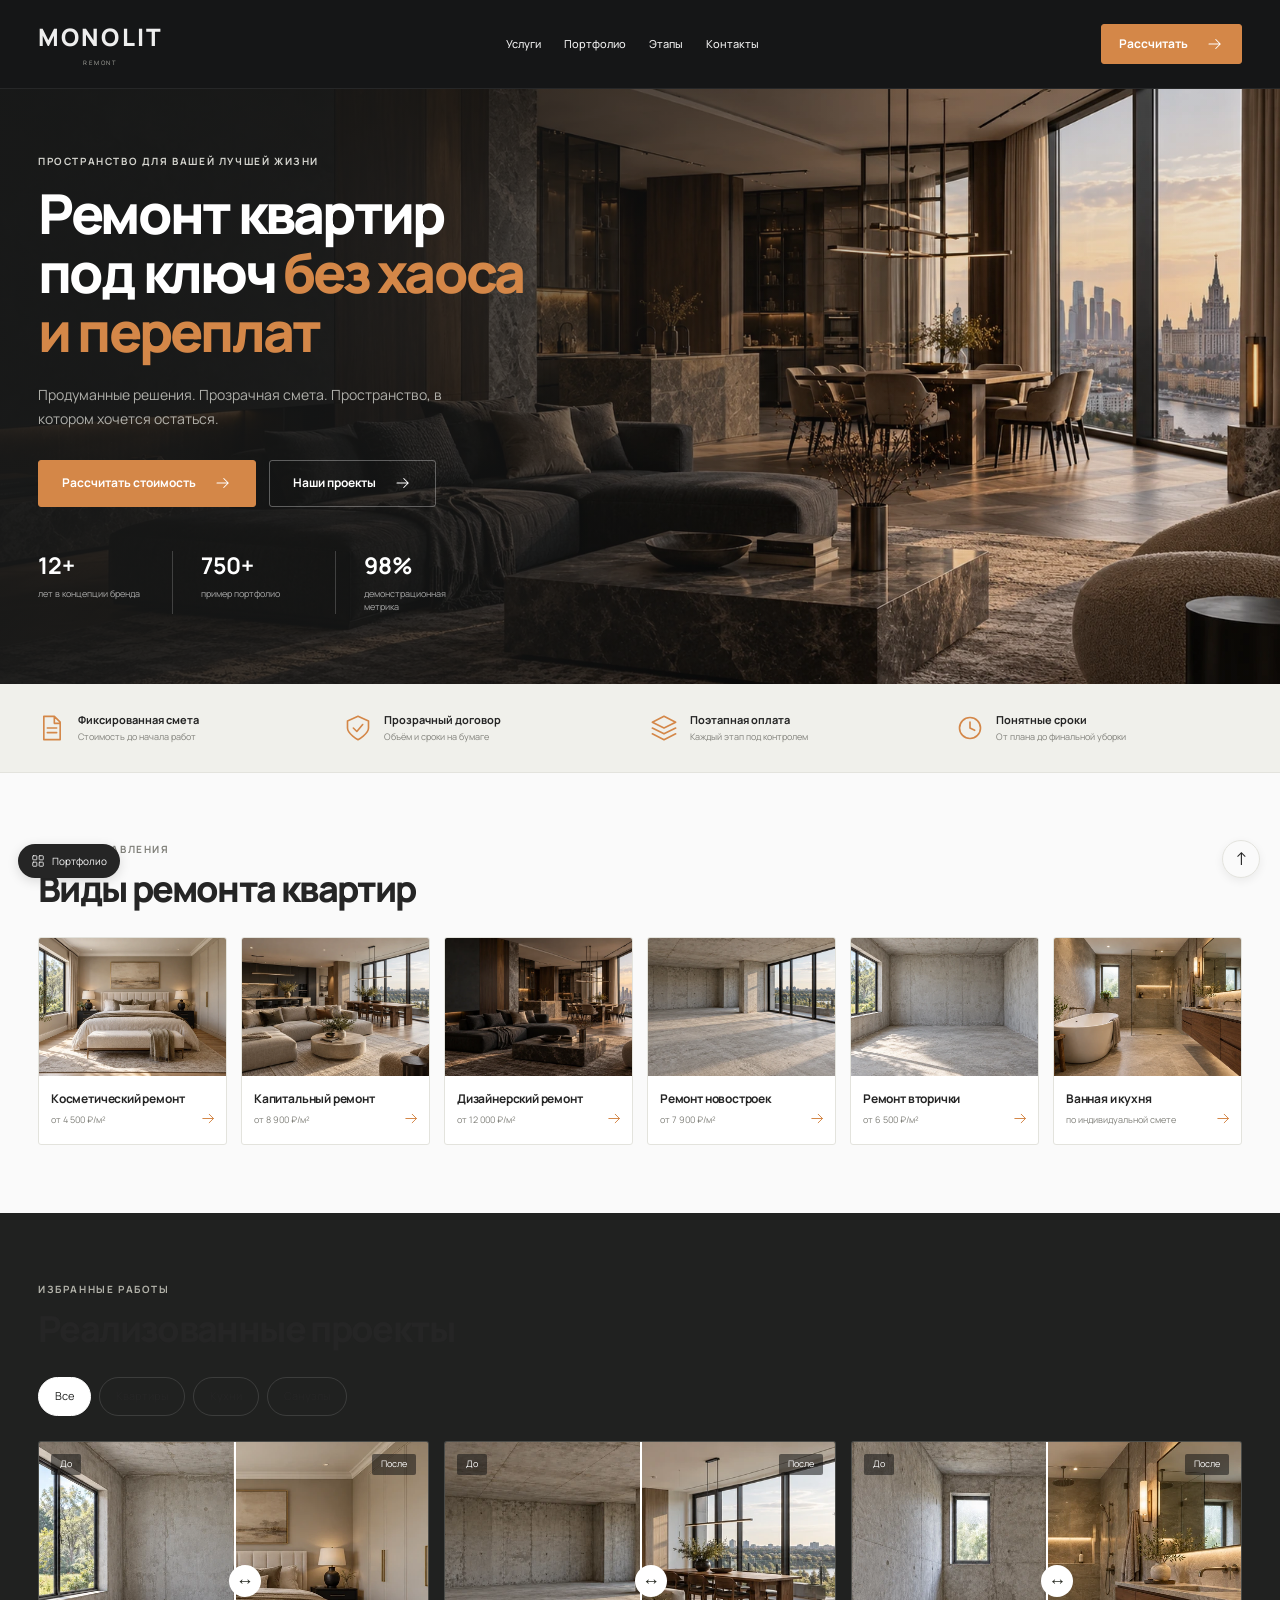
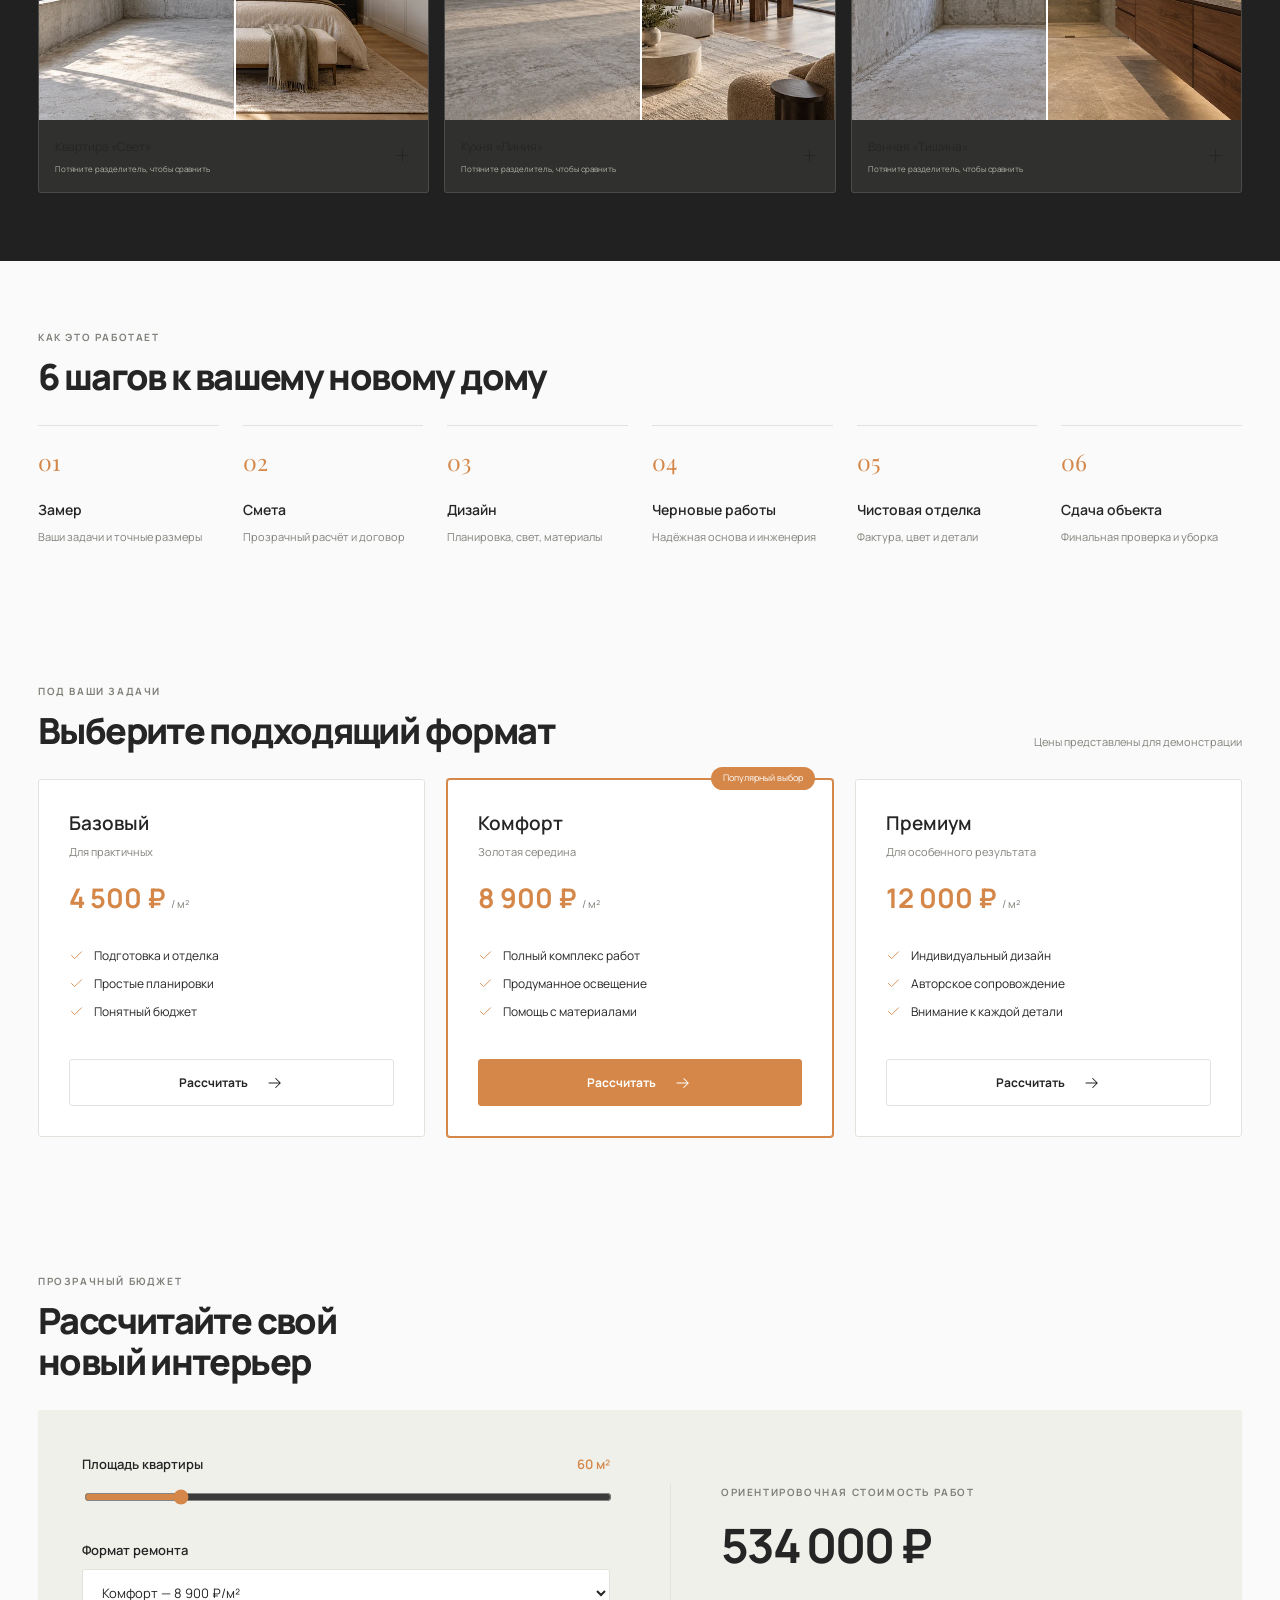
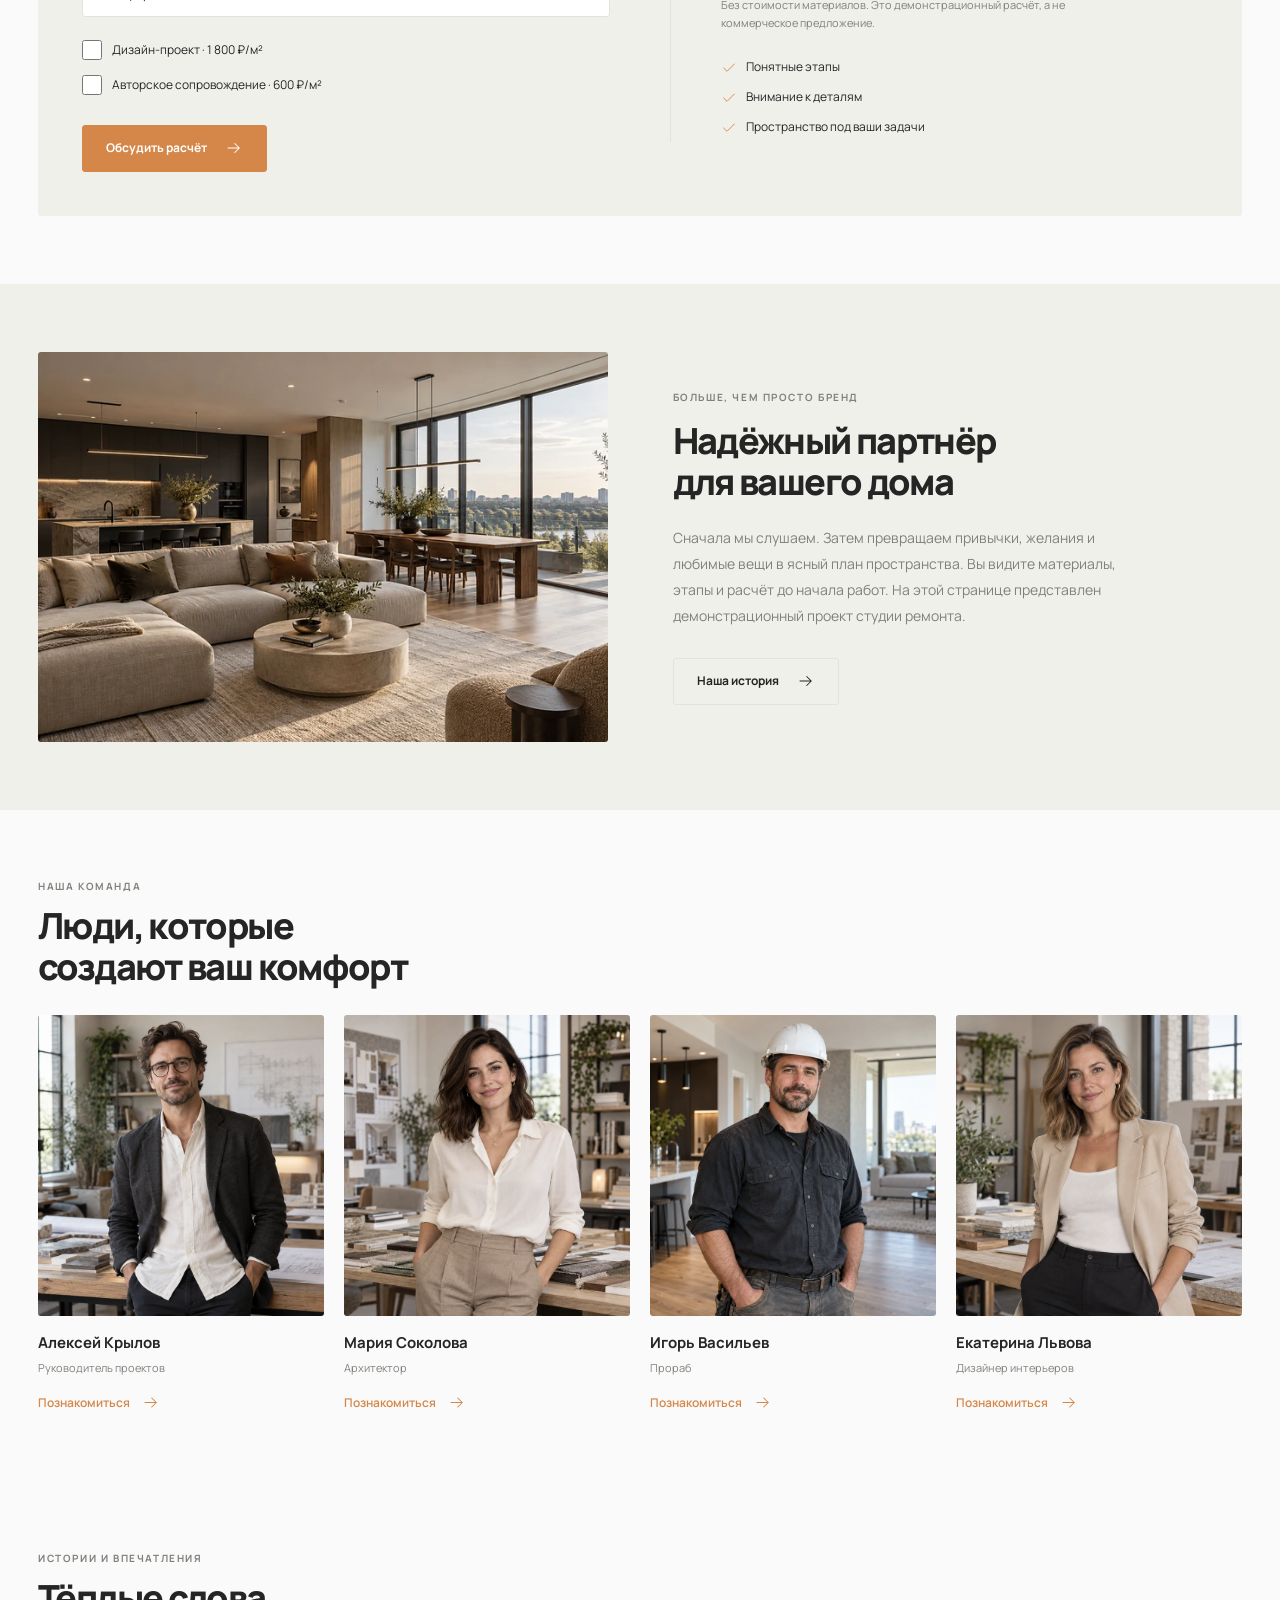
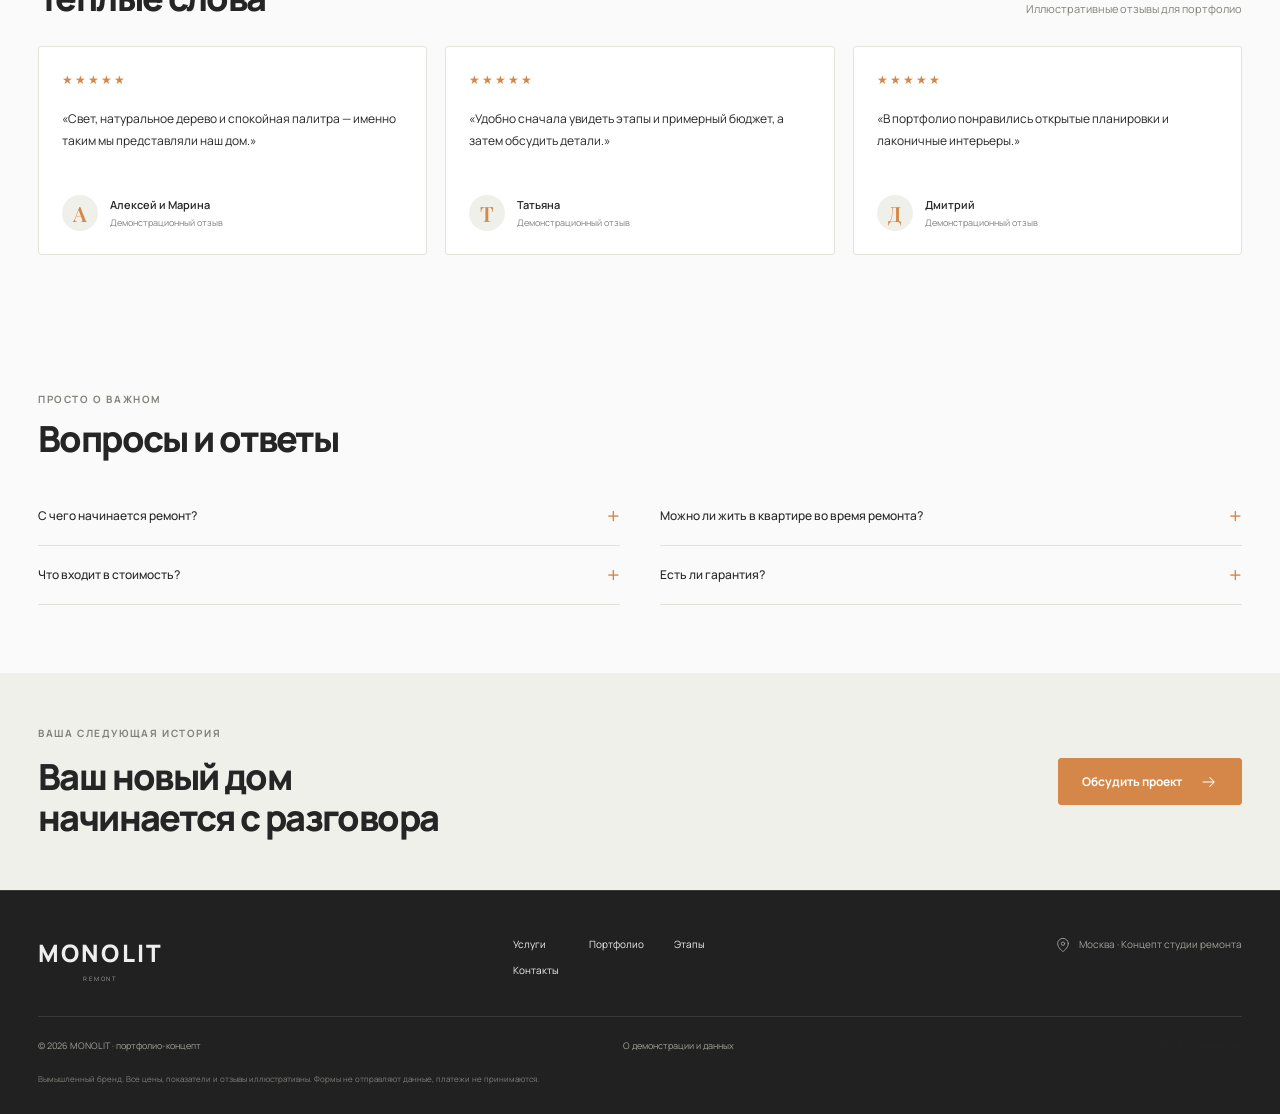
<file: projects/monolit/index.html>
<!doctype html><html lang="ru"><head><meta charset="utf-8"><meta name="viewport" content="width=device-width,initial-scale=1"><meta name="theme-color" content="#dc914f"><title>MONOLIT — Архитектура спокойной жизни</title><meta name="description" content="Продуманные решения. Прозрачная смета. Пространство, в котором хочется остаться. Портфолио-концепт с интерактивными элементами."><link rel="icon" type="image/svg+xml" href="favicon.svg"><link rel="stylesheet" href="../../assets/fonts.css"><link rel="stylesheet" href="../../assets/styles.css?v=9fa07d8724d1"><script src="../../assets/app.js" defer></script></head><body class="theme-monolit" data-site="monolit"><a class="skip-link" href="#main">Перейти к содержимому</a><header class="site-header header-dark"><div class="container header-inner"><a class="brand" href="./"><span>MONOLIT<small>REMONT</small></span></a><nav class="main-nav" id="main-navigation" aria-label="Основная навигация"><a href="#services">Услуги</a><a href="#projects">Портфолио</a><a href="#process">Этапы</a><a href="#contact">Контакты</a></nav><div class="header-actions"><button class="btn small header-cta" type="button" data-action="calculator" >Рассчитать<svg class="icon " viewBox="0 0 24 24" fill="none" stroke="currentColor" stroke-width="1.4" stroke-linecap="round" stroke-linejoin="round" aria-hidden="true"><path d="M4 12h15m-6-6 6 6-6 6"/></svg></button><button class="icon-btn menu-toggle" aria-controls="main-navigation" aria-expanded="false" aria-label="Открыть меню"><svg class="icon " viewBox="0 0 24 24" fill="none" stroke="currentColor" stroke-width="1.4" stroke-linecap="round" stroke-linejoin="round" aria-hidden="true"><path d="M4 6h16M4 12h16M4 18h16"/></svg></button></div></div></header><main id="main"><section class="hero hero-monolit" id="top"><img class="hero-image" src="../../assets/hd/monolit/hero.webp" alt="MONOLIT — атмосфера бренда" fetchpriority="high" decoding="async" width="1672" height="941" srcset="../../assets/hd/monolit/hero-480.webp 480w, ../../assets/hd/monolit/hero-800.webp 800w, ../../assets/hd/monolit/hero.webp 1672w" sizes="100vw"><div class="hero-shade"></div><div class="container hero-inner"><div class="hero-copy"><span class="eyebrow">ПРОСТРАНСТВО ДЛЯ ВАШЕЙ ЛУЧШЕЙ ЖИЗНИ</span><h1>Ремонт квартир<br>под ключ <span>без хаоса<br>и переплат</span></h1><p>Продуманные решения. Прозрачная смета. Пространство, в котором хочется остаться.</p><div class="hero-buttons"><a class="btn" href="#calculator">Рассчитать стоимость<svg class="icon " viewBox="0 0 24 24" fill="none" stroke="currentColor" stroke-width="1.4" stroke-linecap="round" stroke-linejoin="round" aria-hidden="true"><path d="M4 12h15m-6-6 6 6-6 6"/></svg></a><a class="btn secondary" href="#projects">Наши проекты<svg class="icon " viewBox="0 0 24 24" fill="none" stroke="currentColor" stroke-width="1.4" stroke-linecap="round" stroke-linejoin="round" aria-hidden="true"><path d="M4 12h15m-6-6 6 6-6 6"/></svg></a></div><div class="hero-stats"><div><strong>12+</strong><span>лет в концепции бренда</span></div><div><strong>750+</strong><span>пример портфолио</span></div><div><strong>98%</strong><span>демонстрационная метрика</span></div></div></div></div></section><section class="features"><div class="container feature-row"><div class="feature"><svg class="icon " viewBox="0 0 24 24" fill="none" stroke="currentColor" stroke-width="1.4" stroke-linecap="round" stroke-linejoin="round" aria-hidden="true"><path d="M5 2h9l5 5v15H5zM14 2v6h5M8 12h8M8 16h8"/></svg><div><strong>Фиксированная смета</strong><small>Стоимость до начала работ</small></div></div><div class="feature"><svg class="icon " viewBox="0 0 24 24" fill="none" stroke="currentColor" stroke-width="1.4" stroke-linecap="round" stroke-linejoin="round" aria-hidden="true"><path d="M12 2 3 6v6c0 5 9 10 9 10s9-5 9-10V6l-9-4Z"/><path d="m8 12 3 3 5-6"/></svg><div><strong>Прозрачный договор</strong><small>Объём и сроки на бумаге</small></div></div><div class="feature"><svg class="icon " viewBox="0 0 24 24" fill="none" stroke="currentColor" stroke-width="1.4" stroke-linecap="round" stroke-linejoin="round" aria-hidden="true"><path d="m12 2 10 5-10 5L2 7l10-5ZM2 12l10 5 10-5M2 17l10 5 10-5"/></svg><div><strong>Поэтапная оплата</strong><small>Каждый этап под контролем</small></div></div><div class="feature"><svg class="icon " viewBox="0 0 24 24" fill="none" stroke="currentColor" stroke-width="1.4" stroke-linecap="round" stroke-linejoin="round" aria-hidden="true"><circle cx="12" cy="12" r="9"/><path d="M12 7v5l4 2"/></svg><div><strong>Понятные сроки</strong><small>От плана до финальной уборки</small></div></div></div></section><section class="section " id="services"><div class="container"><div class="section-heading"><div><span class="eyebrow">НАШИ НАПРАВЛЕНИЯ</span><h2>Виды ремонта квартир</h2></div></div><div class="category-grid "><button type="button" data-action="service" data-index="0" class="category-card"><img class="" src="../../assets/hd/monolit/bedroom-after.webp" alt="Косметический ремонт" loading="lazy" decoding="async" width="1536" height="1024" srcset="../../assets/hd/monolit/bedroom-after-480.webp 480w, ../../assets/hd/monolit/bedroom-after-800.webp 800w, ../../assets/hd/monolit/bedroom-after.webp 1536w" sizes="(max-width:700px) 94vw, (max-width:1150px) 50vw, 640px"><div><h3>Косметический ремонт</h3><p>от 4 500 ₽/м²</p><span class="circle-arrow"><svg class="icon " viewBox="0 0 24 24" fill="none" stroke="currentColor" stroke-width="1.4" stroke-linecap="round" stroke-linejoin="round" aria-hidden="true"><path d="M4 12h15m-6-6 6 6-6 6"/></svg></span></div></button><button type="button" data-action="service" data-index="1" class="category-card"><img class="" src="../../assets/hd/monolit/apartment-after.webp" alt="Капитальный ремонт" loading="lazy" decoding="async" width="1672" height="941" srcset="../../assets/hd/monolit/apartment-after-480.webp 480w, ../../assets/hd/monolit/apartment-after-800.webp 800w, ../../assets/hd/monolit/apartment-after.webp 1672w" sizes="(max-width:700px) 94vw, (max-width:1150px) 50vw, 640px"><div><h3>Капитальный ремонт</h3><p>от 8 900 ₽/м²</p><span class="circle-arrow"><svg class="icon " viewBox="0 0 24 24" fill="none" stroke="currentColor" stroke-width="1.4" stroke-linecap="round" stroke-linejoin="round" aria-hidden="true"><path d="M4 12h15m-6-6 6 6-6 6"/></svg></span></div></button><button type="button" data-action="service" data-index="2" class="category-card"><img class="" src="../../assets/hd/monolit/hero.webp" alt="Дизайнерский ремонт" loading="lazy" decoding="async" width="1672" height="941" srcset="../../assets/hd/monolit/hero-480.webp 480w, ../../assets/hd/monolit/hero-800.webp 800w, ../../assets/hd/monolit/hero.webp 1672w" sizes="(max-width:700px) 94vw, (max-width:1150px) 50vw, 640px"><div><h3>Дизайнерский ремонт</h3><p>от 12 000 ₽/м²</p><span class="circle-arrow"><svg class="icon " viewBox="0 0 24 24" fill="none" stroke="currentColor" stroke-width="1.4" stroke-linecap="round" stroke-linejoin="round" aria-hidden="true"><path d="M4 12h15m-6-6 6 6-6 6"/></svg></span></div></button><button type="button" data-action="service" data-index="3" class="category-card"><img class="" src="../../assets/hd/monolit/apartment-before.webp" alt="Ремонт новостроек" loading="lazy" decoding="async" width="1672" height="941" srcset="../../assets/hd/monolit/apartment-before-480.webp 480w, ../../assets/hd/monolit/apartment-before-800.webp 800w, ../../assets/hd/monolit/apartment-before.webp 1672w" sizes="(max-width:700px) 94vw, (max-width:1150px) 50vw, 640px"><div><h3>Ремонт новостроек</h3><p>от 7 900 ₽/м²</p><span class="circle-arrow"><svg class="icon " viewBox="0 0 24 24" fill="none" stroke="currentColor" stroke-width="1.4" stroke-linecap="round" stroke-linejoin="round" aria-hidden="true"><path d="M4 12h15m-6-6 6 6-6 6"/></svg></span></div></button><button type="button" data-action="service" data-index="4" class="category-card"><img class="" src="../../assets/hd/monolit/bedroom-before.webp" alt="Ремонт вторички" loading="lazy" decoding="async" width="1536" height="1024" srcset="../../assets/hd/monolit/bedroom-before-480.webp 480w, ../../assets/hd/monolit/bedroom-before-800.webp 800w, ../../assets/hd/monolit/bedroom-before.webp 1536w" sizes="(max-width:700px) 94vw, (max-width:1150px) 50vw, 640px"><div><h3>Ремонт вторички</h3><p>от 6 500 ₽/м²</p><span class="circle-arrow"><svg class="icon " viewBox="0 0 24 24" fill="none" stroke="currentColor" stroke-width="1.4" stroke-linecap="round" stroke-linejoin="round" aria-hidden="true"><path d="M4 12h15m-6-6 6 6-6 6"/></svg></span></div></button><button type="button" data-action="service" data-index="5" class="category-card"><img class="" src="../../assets/hd/monolit/bath-after.webp" alt="Ванная и кухня" loading="lazy" decoding="async" width="1536" height="1024" srcset="../../assets/hd/monolit/bath-after-480.webp 480w, ../../assets/hd/monolit/bath-after-800.webp 800w, ../../assets/hd/monolit/bath-after.webp 1536w" sizes="(max-width:700px) 94vw, (max-width:1150px) 50vw, 640px"><div><h3>Ванная и кухня</h3><p>по индивидуальной смете</p><span class="circle-arrow"><svg class="icon " viewBox="0 0 24 24" fill="none" stroke="currentColor" stroke-width="1.4" stroke-linecap="round" stroke-linejoin="round" aria-hidden="true"><path d="M4 12h15m-6-6 6 6-6 6"/></svg></span></div></button></div></div></section><section class="section " id="projects"><div class="container"><div class="section-heading"><div><span class="eyebrow">ИЗБРАННЫЕ РАБОТЫ</span><h2>Реализованные проекты</h2></div></div><div class="filter-pills gallery-filters"><button class="pill active" data-gallery-filter="all" aria-pressed="true">Все</button><button class="pill " data-gallery-filter="Квартиры" aria-pressed="false">Квартиры</button><button class="pill " data-gallery-filter="Кухни" aria-pressed="false">Кухни</button><button class="pill " data-gallery-filter="Санузлы" aria-pressed="false">Санузлы</button></div><div class="gallery-grid interior-gallery"><article class="comparison-card" data-gallery-category="Квартиры"><div class="comparison-images"><img src="../../assets/hd/monolit/bedroom-before.webp" alt="Интерьер до ремонта" loading="lazy" width="1536" height="1024" srcset="../../assets/hd/monolit/bedroom-before-480.webp 480w, ../../assets/hd/monolit/bedroom-before-800.webp 800w, ../../assets/hd/monolit/bedroom-before.webp 1536w" sizes="(max-width:700px) 94vw, (max-width:1150px) 50vw, 640px"><img class="comparison-after" src="../../assets/hd/monolit/bedroom-after.webp" alt="Интерьер после ремонта" loading="lazy" style="clip-path:inset(0 0 0 50%)" width="1536" height="1024" srcset="../../assets/hd/monolit/bedroom-after-480.webp 480w, ../../assets/hd/monolit/bedroom-after-800.webp 800w, ../../assets/hd/monolit/bedroom-after.webp 1536w" sizes="(max-width:700px) 94vw, (max-width:1150px) 50vw, 640px"><span class="comparison-before-label">До</span><span class="comparison-after-label">После</span><span class="comparison-handle" style="left:50%" aria-hidden="true">↔</span><input type="range" min="0" max="100" value="50" data-comparison aria-label="Сравнить интерьер до и после ремонта"></div><button class="comparison-caption" data-action="lightbox" data-index="1"><span>Квартира «Свет»<small>Потяните разделитель, чтобы сравнить</small></span><svg class="icon " viewBox="0 0 24 24" fill="none" stroke="currentColor" stroke-width="1.4" stroke-linecap="round" stroke-linejoin="round" aria-hidden="true"><path d="M5 12h14M12 5v14"/></svg></button></article><article class="comparison-card" data-gallery-category="Кухни"><div class="comparison-images"><img src="../../assets/hd/monolit/apartment-before.webp" alt="Интерьер до ремонта" loading="lazy" width="1672" height="941" srcset="../../assets/hd/monolit/apartment-before-480.webp 480w, ../../assets/hd/monolit/apartment-before-800.webp 800w, ../../assets/hd/monolit/apartment-before.webp 1672w" sizes="(max-width:700px) 94vw, (max-width:1150px) 50vw, 640px"><img class="comparison-after" src="../../assets/hd/monolit/apartment-after.webp" alt="Интерьер после ремонта" loading="lazy" style="clip-path:inset(0 0 0 50%)" width="1672" height="941" srcset="../../assets/hd/monolit/apartment-after-480.webp 480w, ../../assets/hd/monolit/apartment-after-800.webp 800w, ../../assets/hd/monolit/apartment-after.webp 1672w" sizes="(max-width:700px) 94vw, (max-width:1150px) 50vw, 640px"><span class="comparison-before-label">До</span><span class="comparison-after-label">После</span><span class="comparison-handle" style="left:50%" aria-hidden="true">↔</span><input type="range" min="0" max="100" value="50" data-comparison aria-label="Сравнить интерьер до и после ремонта"></div><button class="comparison-caption" data-action="lightbox" data-index="3"><span>Кухня «Линия»<small>Потяните разделитель, чтобы сравнить</small></span><svg class="icon " viewBox="0 0 24 24" fill="none" stroke="currentColor" stroke-width="1.4" stroke-linecap="round" stroke-linejoin="round" aria-hidden="true"><path d="M5 12h14M12 5v14"/></svg></button></article><article class="comparison-card" data-gallery-category="Санузлы"><div class="comparison-images"><img src="../../assets/hd/monolit/bath-before.webp" alt="Интерьер до ремонта" loading="lazy" width="1536" height="1024" srcset="../../assets/hd/monolit/bath-before-480.webp 480w, ../../assets/hd/monolit/bath-before-800.webp 800w, ../../assets/hd/monolit/bath-before.webp 1536w" sizes="(max-width:700px) 94vw, (max-width:1150px) 50vw, 640px"><img class="comparison-after" src="../../assets/hd/monolit/bath-after.webp" alt="Интерьер после ремонта" loading="lazy" style="clip-path:inset(0 0 0 50%)" width="1536" height="1024" srcset="../../assets/hd/monolit/bath-after-480.webp 480w, ../../assets/hd/monolit/bath-after-800.webp 800w, ../../assets/hd/monolit/bath-after.webp 1536w" sizes="(max-width:700px) 94vw, (max-width:1150px) 50vw, 640px"><span class="comparison-before-label">До</span><span class="comparison-after-label">После</span><span class="comparison-handle" style="left:50%" aria-hidden="true">↔</span><input type="range" min="0" max="100" value="50" data-comparison aria-label="Сравнить интерьер до и после ремонта"></div><button class="comparison-caption" data-action="lightbox" data-index="5"><span>Ванная «Тишина»<small>Потяните разделитель, чтобы сравнить</small></span><svg class="icon " viewBox="0 0 24 24" fill="none" stroke="currentColor" stroke-width="1.4" stroke-linecap="round" stroke-linejoin="round" aria-hidden="true"><path d="M5 12h14M12 5v14"/></svg></button></article></div></div></section><section class="section " id="process"><div class="container"><div class="section-heading"><div><span class="eyebrow">КАК ЭТО РАБОТАЕТ</span><h2>6 шагов к вашему новому дому</h2></div></div><div class="process-grid"><div class="process-step"><span class="step-number">01</span><h3>Замер</h3><p>Ваши задачи и точные размеры</p></div><div class="process-step"><span class="step-number">02</span><h3>Смета</h3><p>Прозрачный расчёт и договор</p></div><div class="process-step"><span class="step-number">03</span><h3>Дизайн</h3><p>Планировка, свет, материалы</p></div><div class="process-step"><span class="step-number">04</span><h3>Черновые работы</h3><p>Надёжная основа и инженерия</p></div><div class="process-step"><span class="step-number">05</span><h3>Чистовая отделка</h3><p>Фактура, цвет и детали</p></div><div class="process-step"><span class="step-number">06</span><h3>Сдача объекта</h3><p>Финальная проверка и уборка</p></div></div></div></section><section class="section " id="pricing"><div class="container"><div class="section-heading"><div><span class="eyebrow">ПОД ВАШИ ЗАДАЧИ</span><h2>Выберите подходящий формат</h2></div><span class="muted small-note">Цены представлены для демонстрации</span></div><div class="pricing-grid"><article class="price-card "><h3>Базовый</h3><p>Для практичных</p><div class="price">4 500 ₽<small>/ м²</small></div><ul><li><svg class="icon " viewBox="0 0 24 24" fill="none" stroke="currentColor" stroke-width="1.4" stroke-linecap="round" stroke-linejoin="round" aria-hidden="true"><path d="m4 12 5 5L20 6"/></svg>Подготовка и отделка</li><li><svg class="icon " viewBox="0 0 24 24" fill="none" stroke="currentColor" stroke-width="1.4" stroke-linecap="round" stroke-linejoin="round" aria-hidden="true"><path d="m4 12 5 5L20 6"/></svg>Простые планировки</li><li><svg class="icon " viewBox="0 0 24 24" fill="none" stroke="currentColor" stroke-width="1.4" stroke-linecap="round" stroke-linejoin="round" aria-hidden="true"><path d="m4 12 5 5L20 6"/></svg>Понятный бюджет</li></ul><button class="btn secondary" type="button" data-action="calculator" data-selection="Базовый">Рассчитать<svg class="icon " viewBox="0 0 24 24" fill="none" stroke="currentColor" stroke-width="1.4" stroke-linecap="round" stroke-linejoin="round" aria-hidden="true"><path d="M4 12h15m-6-6 6 6-6 6"/></svg></button></article><article class="price-card featured"><span class="price-label">Популярный выбор</span><h3>Комфорт</h3><p>Золотая середина</p><div class="price">8 900 ₽<small>/ м²</small></div><ul><li><svg class="icon " viewBox="0 0 24 24" fill="none" stroke="currentColor" stroke-width="1.4" stroke-linecap="round" stroke-linejoin="round" aria-hidden="true"><path d="m4 12 5 5L20 6"/></svg>Полный комплекс работ</li><li><svg class="icon " viewBox="0 0 24 24" fill="none" stroke="currentColor" stroke-width="1.4" stroke-linecap="round" stroke-linejoin="round" aria-hidden="true"><path d="m4 12 5 5L20 6"/></svg>Продуманное освещение</li><li><svg class="icon " viewBox="0 0 24 24" fill="none" stroke="currentColor" stroke-width="1.4" stroke-linecap="round" stroke-linejoin="round" aria-hidden="true"><path d="m4 12 5 5L20 6"/></svg>Помощь с материалами</li></ul><button class="btn " type="button" data-action="calculator" data-selection="Комфорт">Рассчитать<svg class="icon " viewBox="0 0 24 24" fill="none" stroke="currentColor" stroke-width="1.4" stroke-linecap="round" stroke-linejoin="round" aria-hidden="true"><path d="M4 12h15m-6-6 6 6-6 6"/></svg></button></article><article class="price-card "><h3>Премиум</h3><p>Для особенного результата</p><div class="price">12 000 ₽<small>/ м²</small></div><ul><li><svg class="icon " viewBox="0 0 24 24" fill="none" stroke="currentColor" stroke-width="1.4" stroke-linecap="round" stroke-linejoin="round" aria-hidden="true"><path d="m4 12 5 5L20 6"/></svg>Индивидуальный дизайн</li><li><svg class="icon " viewBox="0 0 24 24" fill="none" stroke="currentColor" stroke-width="1.4" stroke-linecap="round" stroke-linejoin="round" aria-hidden="true"><path d="m4 12 5 5L20 6"/></svg>Авторское сопровождение</li><li><svg class="icon " viewBox="0 0 24 24" fill="none" stroke="currentColor" stroke-width="1.4" stroke-linecap="round" stroke-linejoin="round" aria-hidden="true"><path d="m4 12 5 5L20 6"/></svg>Внимание к каждой детали</li></ul><button class="btn secondary" type="button" data-action="calculator" data-selection="Премиум">Рассчитать<svg class="icon " viewBox="0 0 24 24" fill="none" stroke="currentColor" stroke-width="1.4" stroke-linecap="round" stroke-linejoin="round" aria-hidden="true"><path d="M4 12h15m-6-6 6 6-6 6"/></svg></button></article></div></div></section><section class="section " id="calculator"><div class="container"><div class="section-heading"><div><span class="eyebrow">ПРОЗРАЧНЫЙ БЮДЖЕТ</span><h2>Рассчитайте свой<br>новый интерьер</h2></div></div><div class="calculator-panel"><form data-form="calculator"><label>Площадь квартиры <span class="range-value"><output id="area-value">60</output> м²</span><input type="range" name="area" min="20" max="250" value="60" step="1" aria-describedby="area-value"></label><label>Формат ремонта<select name="rate"><option value="4500">Базовый — 4 500 ₽/м²</option><option value="8900" selected>Комфорт — 8 900 ₽/м²</option><option value="12000">Премиум — 12 000 ₽/м²</option></select></label><div class="calculator-options"><label><input type="checkbox" name="design" value="1800"> Дизайн-проект · 1 800 ₽/м²</label><label><input type="checkbox" name="supervision" value="600"> Авторское сопровождение · 600 ₽/м²</label></div><button class="btn" type="submit">Обсудить расчёт <svg class="icon " viewBox="0 0 24 24" fill="none" stroke="currentColor" stroke-width="1.4" stroke-linecap="round" stroke-linejoin="round" aria-hidden="true"><path d="M4 12h15m-6-6 6 6-6 6"/></svg></button></form><div class="calculator-result"><span class="eyebrow">ОРИЕНТИРОВОЧНАЯ СТОИМОСТЬ РАБОТ</span><strong id="calculated-total">534 000 ₽</strong><p>Без стоимости материалов. Это демонстрационный расчёт, а не коммерческое предложение.</p><div><svg class="icon " viewBox="0 0 24 24" fill="none" stroke="currentColor" stroke-width="1.4" stroke-linecap="round" stroke-linejoin="round" aria-hidden="true"><path d="m4 12 5 5L20 6"/></svg> Понятные этапы<br><svg class="icon " viewBox="0 0 24 24" fill="none" stroke="currentColor" stroke-width="1.4" stroke-linecap="round" stroke-linejoin="round" aria-hidden="true"><path d="m4 12 5 5L20 6"/></svg> Внимание к деталям<br><svg class="icon " viewBox="0 0 24 24" fill="none" stroke="currentColor" stroke-width="1.4" stroke-linecap="round" stroke-linejoin="round" aria-hidden="true"><path d="m4 12 5 5L20 6"/></svg> Пространство под ваши задачи</div></div></div></div></section><section class="section about-section" id="about"><div class="container"><div class="about-grid"><img class="" src="../../assets/hd/monolit/apartment-after.webp" alt="MONOLIT — детали и атмосфера" loading="lazy" decoding="async" width="1672" height="941" srcset="../../assets/hd/monolit/apartment-after-480.webp 480w, ../../assets/hd/monolit/apartment-after-800.webp 800w, ../../assets/hd/monolit/apartment-after.webp 1672w" sizes="(max-width:700px) 94vw, (max-width:1150px) 50vw, 640px"><div class="about-copy"><span class="eyebrow">БОЛЬШЕ, ЧЕМ ПРОСТО БРЕНД</span><h2>Надёжный партнёр<br>для вашего дома</h2><p>Сначала мы слушаем. Затем превращаем привычки, желания и любимые вещи в ясный план пространства. Вы видите материалы, этапы и расчёт до начала работ. На этой странице представлен демонстрационный проект студии ремонта.</p><button class="btn secondary" type="button" data-action="story" >Наша история<svg class="icon " viewBox="0 0 24 24" fill="none" stroke="currentColor" stroke-width="1.4" stroke-linecap="round" stroke-linejoin="round" aria-hidden="true"><path d="M4 12h15m-6-6 6 6-6 6"/></svg></button></div></div></div></section><section class="section " id="team"><div class="container"><div class="section-heading"><div><span class="eyebrow">НАША КОМАНДА</span><h2>Люди, которые<br>создают ваш комфорт</h2></div></div><div class="team-grid"><button class="team-card" data-action="team" data-index="0"><img class="" src="../../assets/hd/monolit/alexey.webp" alt="Алексей Крылов" loading="lazy" decoding="async" width="1254" height="1254" srcset="../../assets/hd/monolit/alexey-480.webp 480w, ../../assets/hd/monolit/alexey-800.webp 800w, ../../assets/hd/monolit/alexey.webp 1254w" sizes="(max-width:700px) 94vw, (max-width:1150px) 50vw, 640px"><div><h3>Алексей Крылов</h3><p>Руководитель проектов</p><span class="text-link">Познакомиться <svg class="icon " viewBox="0 0 24 24" fill="none" stroke="currentColor" stroke-width="1.4" stroke-linecap="round" stroke-linejoin="round" aria-hidden="true"><path d="M4 12h15m-6-6 6 6-6 6"/></svg></span></div></button><button class="team-card" data-action="team" data-index="1"><img class="" src="../../assets/hd/monolit/maria.webp" alt="Мария Соколова" loading="lazy" decoding="async" width="1254" height="1254" srcset="../../assets/hd/monolit/maria-480.webp 480w, ../../assets/hd/monolit/maria-800.webp 800w, ../../assets/hd/monolit/maria.webp 1254w" sizes="(max-width:700px) 94vw, (max-width:1150px) 50vw, 640px"><div><h3>Мария Соколова</h3><p>Архитектор</p><span class="text-link">Познакомиться <svg class="icon " viewBox="0 0 24 24" fill="none" stroke="currentColor" stroke-width="1.4" stroke-linecap="round" stroke-linejoin="round" aria-hidden="true"><path d="M4 12h15m-6-6 6 6-6 6"/></svg></span></div></button><button class="team-card" data-action="team" data-index="2"><img class="" src="../../assets/hd/monolit/igor.webp" alt="Игорь Васильев" loading="lazy" decoding="async" width="1254" height="1254" srcset="../../assets/hd/monolit/igor-480.webp 480w, ../../assets/hd/monolit/igor-800.webp 800w, ../../assets/hd/monolit/igor.webp 1254w" sizes="(max-width:700px) 94vw, (max-width:1150px) 50vw, 640px"><div><h3>Игорь Васильев</h3><p>Прораб</p><span class="text-link">Познакомиться <svg class="icon " viewBox="0 0 24 24" fill="none" stroke="currentColor" stroke-width="1.4" stroke-linecap="round" stroke-linejoin="round" aria-hidden="true"><path d="M4 12h15m-6-6 6 6-6 6"/></svg></span></div></button><button class="team-card" data-action="team" data-index="3"><img class="" src="../../assets/hd/monolit/ekaterina.webp" alt="Екатерина Львова" loading="lazy" decoding="async" width="1254" height="1254" srcset="../../assets/hd/monolit/ekaterina-480.webp 480w, ../../assets/hd/monolit/ekaterina-800.webp 800w, ../../assets/hd/monolit/ekaterina.webp 1254w" sizes="(max-width:700px) 94vw, (max-width:1150px) 50vw, 640px"><div><h3>Екатерина Львова</h3><p>Дизайнер интерьеров</p><span class="text-link">Познакомиться <svg class="icon " viewBox="0 0 24 24" fill="none" stroke="currentColor" stroke-width="1.4" stroke-linecap="round" stroke-linejoin="round" aria-hidden="true"><path d="M4 12h15m-6-6 6 6-6 6"/></svg></span></div></button></div></div></section><section class="section " id="reviews"><div class="container"><div class="section-heading"><div><span class="eyebrow">ИСТОРИИ И ВПЕЧАТЛЕНИЯ</span><h2>Тёплые слова</h2></div><span class="muted small-note">Иллюстративные отзывы для портфолио</span></div><div class="review-grid"><article class="review-card"><div class="review-stars" aria-label="5 звёзд">★★★★★</div><blockquote>«Свет, натуральное дерево и спокойная палитра — именно таким мы представляли наш дом.»</blockquote><div class="review-person"><span class="avatar">А</span><span>Алексей и Марина<small>Демонстрационный отзыв</small></span></div></article><article class="review-card"><div class="review-stars" aria-label="5 звёзд">★★★★★</div><blockquote>«Удобно сначала увидеть этапы и примерный бюджет, а затем обсудить детали.»</blockquote><div class="review-person"><span class="avatar">Т</span><span>Татьяна<small>Демонстрационный отзыв</small></span></div></article><article class="review-card"><div class="review-stars" aria-label="5 звёзд">★★★★★</div><blockquote>«В портфолио понравились открытые планировки и лаконичные интерьеры.»</blockquote><div class="review-person"><span class="avatar">Д</span><span>Дмитрий<small>Демонстрационный отзыв</small></span></div></article></div></div></section><section class="section " id="faq"><div class="container"><div class="section-heading"><div><span class="eyebrow">ПРОСТО О ВАЖНОМ</span><h2>Вопросы и ответы</h2></div></div><div class="faq-grid"><details><summary>С чего начинается ремонт?<span>+</span></summary><p>С обсуждения задач, обмеров и подготовки предварительной сметы. В этом концепте можно начать с интерактивного калькулятора.</p></details><details><summary>Можно ли жить в квартире во время ремонта?<span>+</span></summary><p>Это зависит от объёма работ. В демонстрационной заявке можно выбрать отдельное помещение или полный ремонт.</p></details><details><summary>Что входит в стоимость?<span>+</span></summary><p>Калькулятор показывает ориентир за работы по выбранному пакету. Материалы и дополнительные услуги указаны отдельно.</p></details><details><summary>Есть ли гарантия?<span>+</span></summary><p>Параметры гарантий согласовываются в реальном договоре. Эта страница демонстрирует интерфейс студии.</p></details></div></div></section><section class="section ending-section" id="contact"><div class="container"><div class="ending-panel"><div><span class="eyebrow">ВАША СЛЕДУЮЩАЯ ИСТОРИЯ</span><h2>Ваш новый дом<br>начинается с разговора</h2></div><button class="btn" type="button" data-action="calculator" >Обсудить проект<svg class="icon " viewBox="0 0 24 24" fill="none" stroke="currentColor" stroke-width="1.4" stroke-linecap="round" stroke-linejoin="round" aria-hidden="true"><path d="M4 12h15m-6-6 6 6-6 6"/></svg></button></div></div></section></main><footer class="site-footer"><div class="container"><div class="footer-main"><a class="brand" href="#top"><span>MONOLIT<small>REMONT</small></span></a><nav aria-label="Навигация внизу страницы"><a href="#services">Услуги</a><a href="#projects">Портфолио</a><a href="#process">Этапы</a><a href="#contact">Контакты</a></nav><div class="footer-location"><svg class="icon " viewBox="0 0 24 24" fill="none" stroke="currentColor" stroke-width="1.4" stroke-linecap="round" stroke-linejoin="round" aria-hidden="true"><path d="M20 10c0 6-8 12-8 12S4 16 4 10a8 8 0 1 1 16 0Z"/><circle cx="12" cy="10" r="2.5"/></svg> Москва · Концепт студии ремонта</div></div><div class="footer-bottom"><span>© 2026 MONOLIT · портфолио-концепт</span><button class="text-button" data-action="demo">О демонстрации и данных</button><a href="../../" class="portfolio-back"><svg class="icon " viewBox="0 0 24 24" fill="none" stroke="currentColor" stroke-width="1.4" stroke-linecap="round" stroke-linejoin="round" aria-hidden="true"><rect x="3" y="3" width="7" height="7" rx="1"/><rect x="14" y="3" width="7" height="7" rx="1"/><rect x="3" y="14" width="7" height="7" rx="1"/><rect x="14" y="14" width="7" height="7" rx="1"/></svg> Все 8 проектов</a></div><p class="demo-disclaimer">Вымышленный бренд. Все цены, показатели и отзывы иллюстративны. Формы не отправляют данные, платежи не принимаются.</p></div></footer><a href="#top" class="back-to-top" aria-label="Вернуться наверх">↑</a><dialog id="app-dialog" aria-labelledby="dialog-title"><button class="dialog-close icon-btn" data-action="close" aria-label="Закрыть окно"><svg class="icon " viewBox="0 0 24 24" fill="none" stroke="currentColor" stroke-width="1.4" stroke-linecap="round" stroke-linejoin="round" aria-hidden="true"><path d="m6 6 12 12M6 18 18 6"/></svg></button><div id="dialog-content"></div></dialog><div class="toast" role="status" aria-live="polite"></div><a class="portfolio-ribbon" href="../../"><svg class="icon " viewBox="0 0 24 24" fill="none" stroke="currentColor" stroke-width="1.4" stroke-linecap="round" stroke-linejoin="round" aria-hidden="true"><rect x="3" y="3" width="7" height="7" rx="1"/><rect x="14" y="3" width="7" height="7" rx="1"/><rect x="3" y="14" width="7" height="7" rx="1"/><rect x="14" y="14" width="7" height="7" rx="1"/></svg> Портфолио</a><script id="site-data" type="application/json">{"brand":"MONOLIT","sub":"REMONT","title":"Ремонт квартир\u003cbr>под ключ \u003cspan>без хаоса\u003cbr>и переплат\u003c/span>","eyebrow":"ПРОСТРАНСТВО ДЛЯ ВАШЕЙ ЛУЧШЕЙ ЖИЗНИ","intro":"Продуманные решения. Прозрачная смета. Пространство, в котором хочется остаться.","cta":"Рассчитать стоимость","secondary":"Наши проекты","nav":[["Услуги","services"],["Портфолио","projects"],["Этапы","process"],["Контакты","contact"]],"features":[["file","Фиксированная смета","Стоимость до начала работ"],["shield","Прозрачный договор","Объём и сроки на бумаге"],["layers","Поэтапная оплата","Каждый этап под контролем"],["clock","Понятные сроки","От плана до финальной уборки"]],"categories":["Косметический ремонт","Капитальный ремонт","Дизайнерский ремонт","Ремонт новостроек","Ремонт вторички","Ванная и кухня"],"servicesPrices":["от 4 500 ₽/м²","от 8 900 ₽/м²","от 12 000 ₽/м²","от 7 900 ₽/м²","от 6 500 ₽/м²","по индивидуальной смете"],"stats":[["12+","лет в концепции бренда"],["750+","пример портфолио"],["98%","демонстрационная метрика"]],"aboutTitle":"Надёжный партнёр\u003cbr>для вашего дома","about":"Сначала мы слушаем. Затем превращаем привычки, желания и любимые вещи в ясный план пространства. Вы видите материалы, этапы и расчёт до начала работ. На этой странице представлен демонстрационный проект студии ремонта.","team":["Алексей Крылов","Мария Соколова","Игорь Васильев","Екатерина Львова"],"roles":["Руководитель проектов","Архитектор","Прораб","Дизайнер интерьеров"],"faq":[["С чего начинается ремонт?","С обсуждения задач, обмеров и подготовки предварительной сметы. В этом концепте можно начать с интерактивного калькулятора."],["Можно ли жить в квартире во время ремонта?","Это зависит от объёма работ. В демонстрационной заявке можно выбрать отдельное помещение или полный ремонт."],["Что входит в стоимость?","Калькулятор показывает ориентир за работы по выбранному пакету. Материалы и дополнительные услуги указаны отдельно."],["Есть ли гарантия?","Параметры гарантий согласовываются в реальном договоре. Эта страница демонстрирует интерфейс студии."]],"reviews":[["Алексей и Марина","«Свет, натуральное дерево и спокойная палитра — именно таким мы представляли наш дом.»"],["Татьяна","«Удобно сначала увидеть этапы и примерный бюджет, а затем обсудить детали.»"],["Дмитрий","«В портфолио понравились открытые планировки и лаконичные интерьеры.»"]],"ending":"Ваш новый дом\u003cbr>начинается с разговора","address":"Москва · Концепт студии ремонта","id":"monolit","images":{"hero":"assets/hd/monolit/hero.webp","products":[],"categories":["assets/hd/monolit/bedroom-after.webp","assets/hd/monolit/apartment-after.webp","assets/hd/monolit/hero.webp","assets/hd/monolit/apartment-before.webp","assets/hd/monolit/bedroom-before.webp","assets/hd/monolit/bath-after.webp"],"services":["assets/hd/monolit/bedroom-after.webp","assets/hd/monolit/apartment-after.webp","assets/hd/monolit/hero.webp","assets/hd/monolit/apartment-before.webp","assets/hd/monolit/bedroom-before.webp","assets/hd/monolit/bath-after.webp"],"gallery":["assets/hd/monolit/bedroom-before.webp","assets/hd/monolit/bedroom-after.webp","assets/hd/monolit/apartment-before.webp","assets/hd/monolit/apartment-after.webp","assets/hd/monolit/bath-before.webp","assets/hd/monolit/bath-after.webp"],"portraits":["assets/hd/monolit/alexey.webp","assets/hd/monolit/maria.webp","assets/hd/monolit/igor.webp","assets/hd/monolit/ekaterina.webp"],"about":"assets/hd/monolit/apartment-after.webp","aboutImages":["assets/hd/monolit/apartment-after.webp","assets/hd/monolit/bedroom-after.webp"],"travel":[]},"items":[]}</script></body></html>
</file>
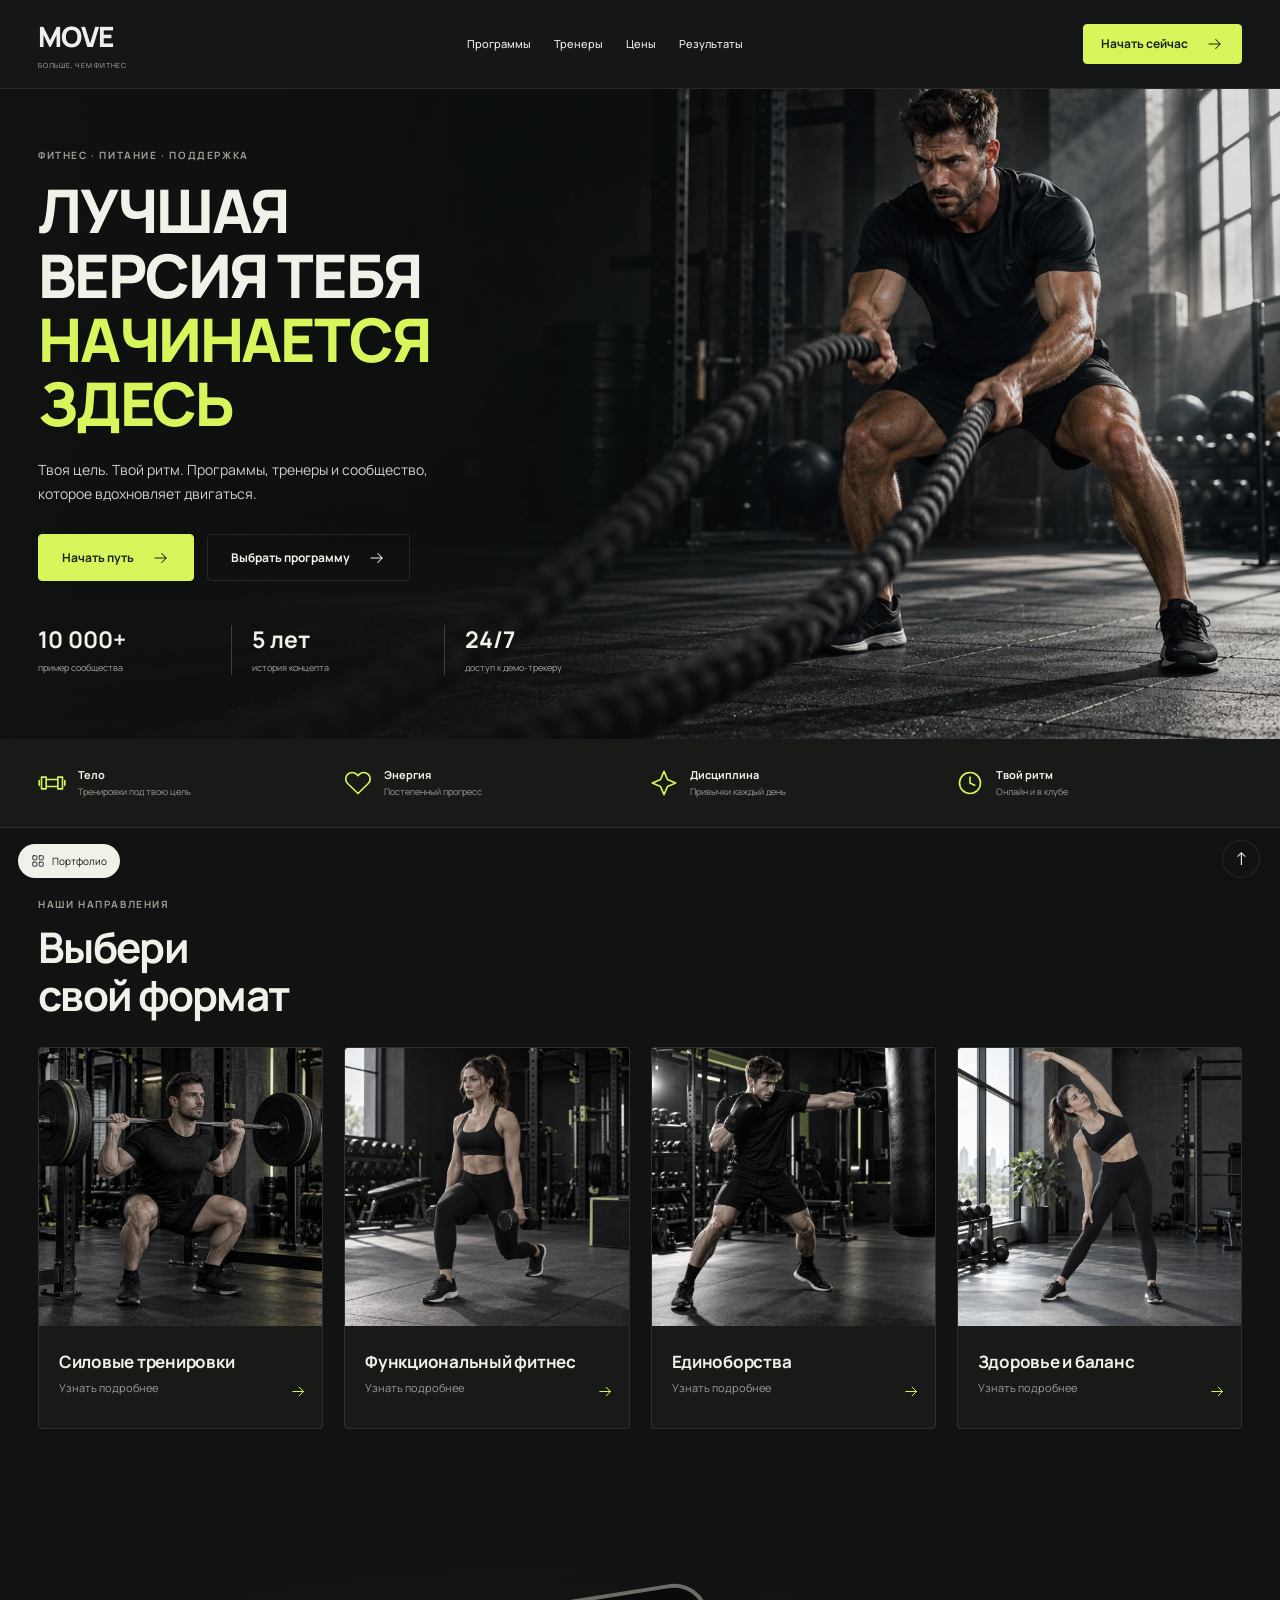
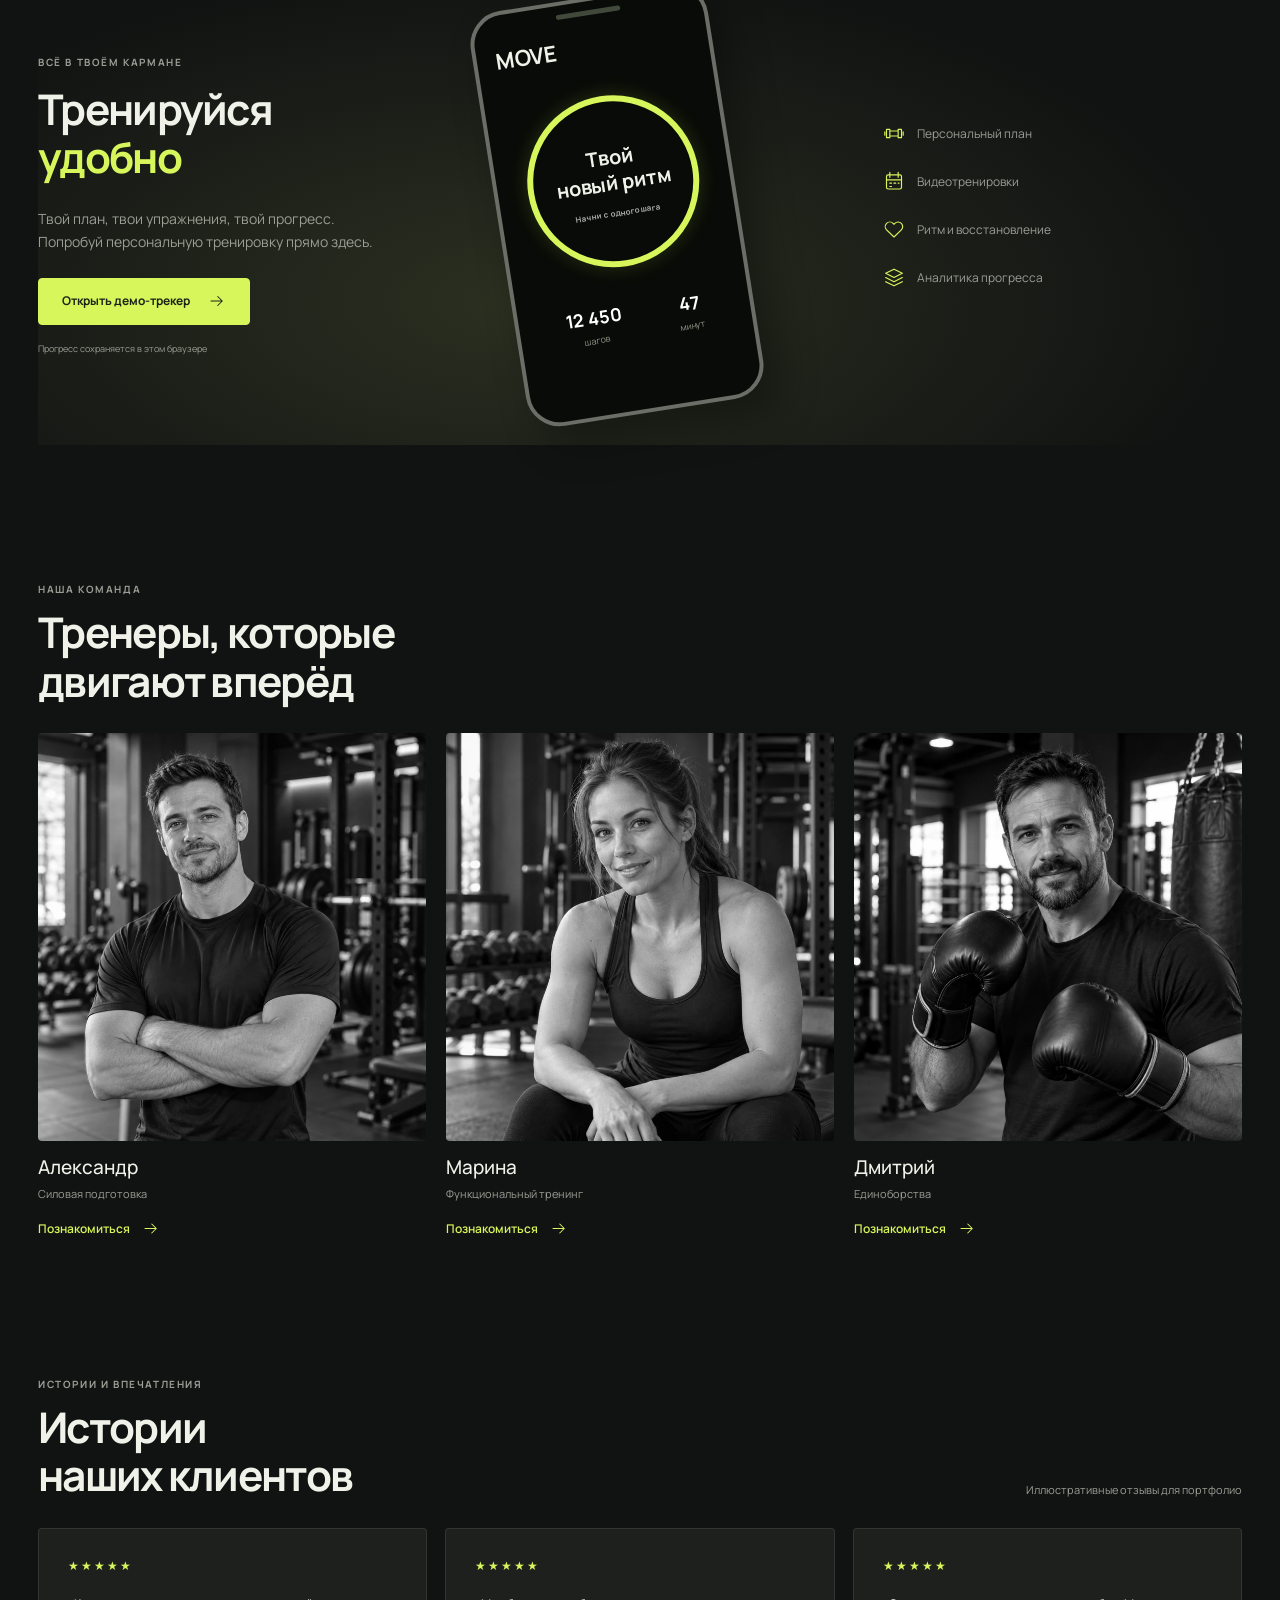
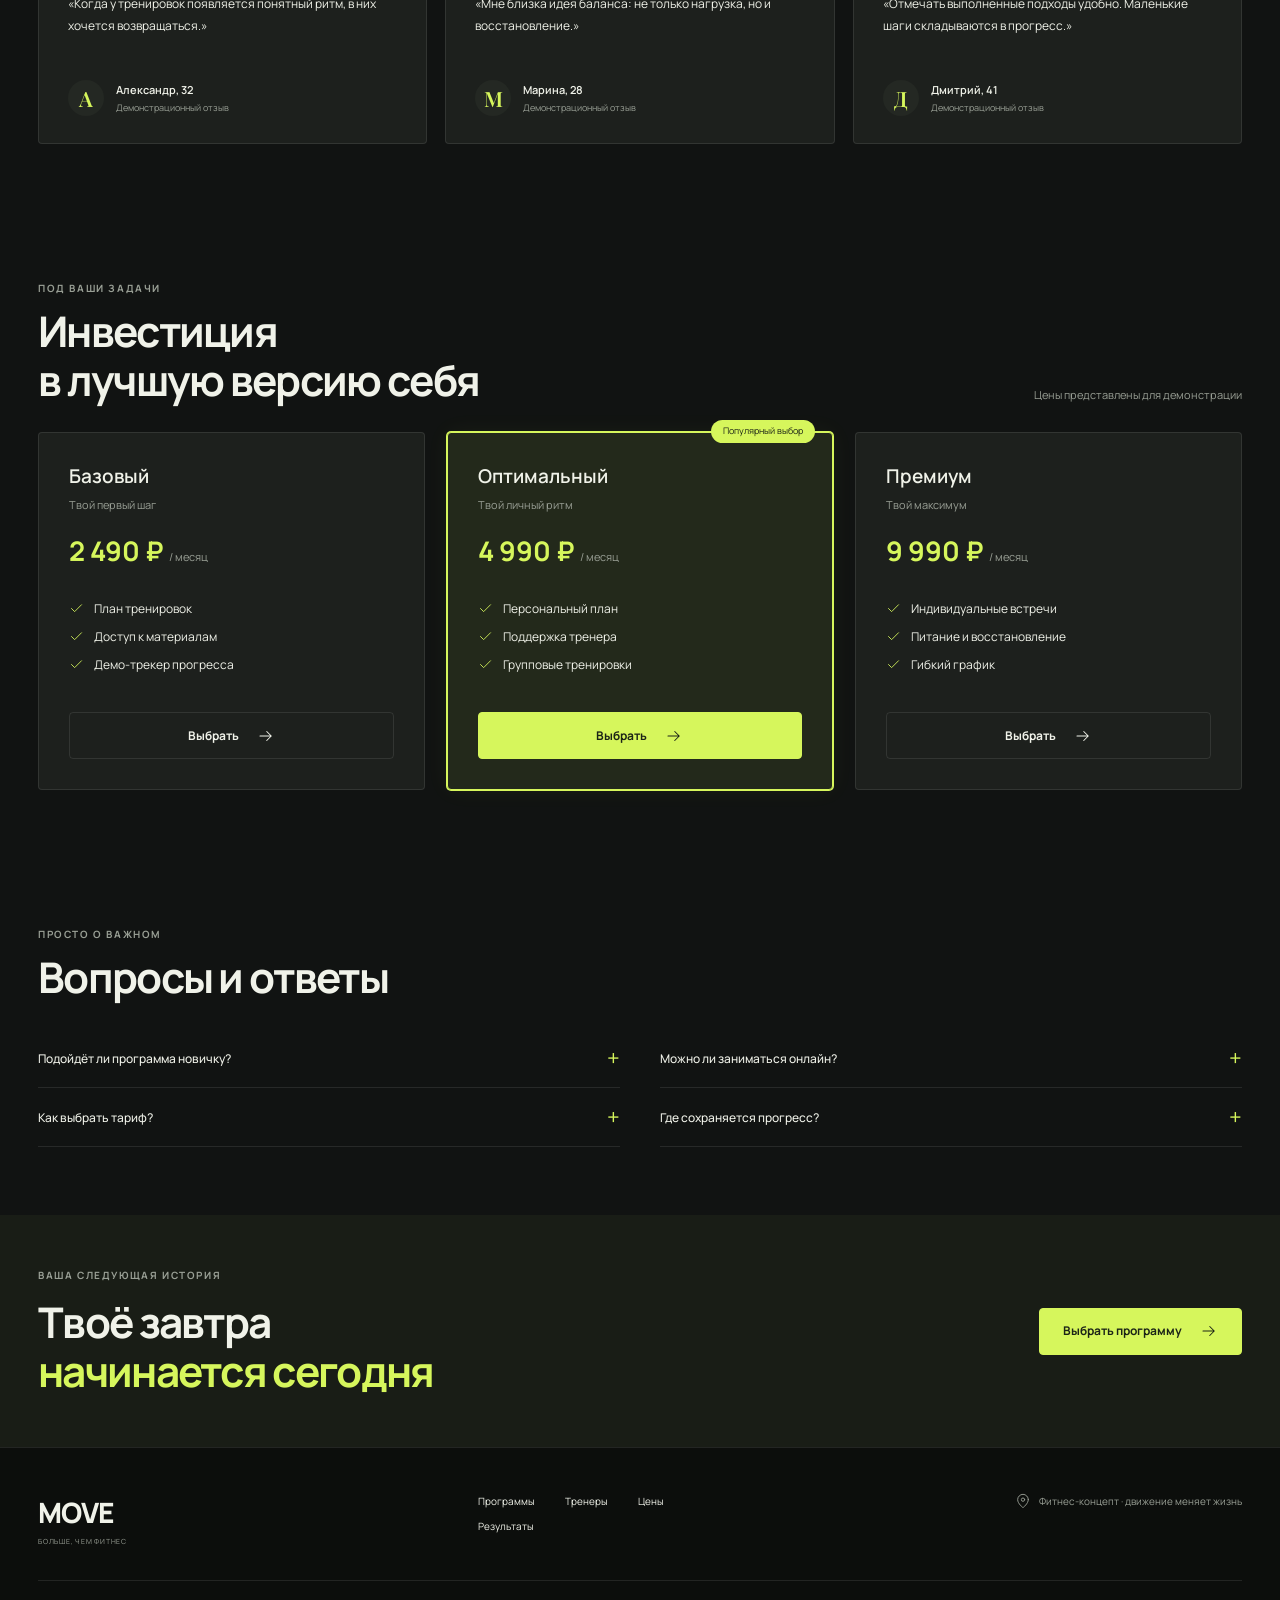
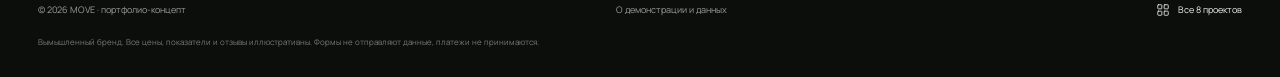
<file: projects/move/index.html>
<!doctype html><html lang="ru"><head><meta charset="utf-8"><meta name="viewport" content="width=device-width,initial-scale=1"><meta name="theme-color" content="#d2f355"><title>MOVE — Сильнее, чем вчера</title><meta name="description" content="Твоя цель. Твой ритм. Программы, тренеры и сообщество, которое вдохновляет двигаться. Портфолио-концепт с интерактивными элементами."><link rel="icon" type="image/svg+xml" href="favicon.svg"><link rel="stylesheet" href="../../assets/fonts.css"><link rel="stylesheet" href="../../assets/styles.css?v=9fa07d8724d1"><script src="../../assets/app.js" defer></script></head><body class="theme-move" data-site="move"><a class="skip-link" href="#main">Перейти к содержимому</a><header class="site-header header-dark"><div class="container header-inner"><a class="brand" href="./"><span>MOVE<small>БОЛЬШЕ, ЧЕМ ФИТНЕС</small></span></a><nav class="main-nav" id="main-navigation" aria-label="Основная навигация"><a href="#programs">Программы</a><a href="#team">Тренеры</a><a href="#pricing">Цены</a><a href="#reviews">Результаты</a></nav><div class="header-actions"><button class="btn small header-cta" type="button" data-action="booking" >Начать сейчас<svg class="icon " viewBox="0 0 24 24" fill="none" stroke="currentColor" stroke-width="1.4" stroke-linecap="round" stroke-linejoin="round" aria-hidden="true"><path d="M4 12h15m-6-6 6 6-6 6"/></svg></button><button class="icon-btn menu-toggle" aria-controls="main-navigation" aria-expanded="false" aria-label="Открыть меню"><svg class="icon " viewBox="0 0 24 24" fill="none" stroke="currentColor" stroke-width="1.4" stroke-linecap="round" stroke-linejoin="round" aria-hidden="true"><path d="M4 6h16M4 12h16M4 18h16"/></svg></button></div></div></header><main id="main"><section class="hero hero-move" id="top"><img class="hero-image" src="../../assets/hd/move/hero.webp" alt="MOVE — атмосфера бренда" fetchpriority="high" decoding="async" width="1672" height="941" srcset="../../assets/hd/move/hero-480.webp 480w, ../../assets/hd/move/hero-800.webp 800w, ../../assets/hd/move/hero.webp 1672w" sizes="100vw"><div class="hero-shade"></div><div class="container hero-inner"><div class="hero-copy"><span class="eyebrow">ФИТНЕС · ПИТАНИЕ · ПОДДЕРЖКА</span><h1>ЛУЧШАЯ<br>ВЕРСИЯ ТЕБЯ<br><span>НАЧИНАЕТСЯ<br>ЗДЕСЬ</span></h1><p>Твоя цель. Твой ритм. Программы, тренеры и сообщество, которое вдохновляет двигаться.</p><div class="hero-buttons"><a class="btn" href="#pricing">Начать путь<svg class="icon " viewBox="0 0 24 24" fill="none" stroke="currentColor" stroke-width="1.4" stroke-linecap="round" stroke-linejoin="round" aria-hidden="true"><path d="M4 12h15m-6-6 6 6-6 6"/></svg></a><a class="btn secondary" href="#programs">Выбрать программу<svg class="icon " viewBox="0 0 24 24" fill="none" stroke="currentColor" stroke-width="1.4" stroke-linecap="round" stroke-linejoin="round" aria-hidden="true"><path d="M4 12h15m-6-6 6 6-6 6"/></svg></a></div><div class="hero-stats"><div><strong>10 000+</strong><span>пример сообщества</span></div><div><strong>5 лет</strong><span>история концепта</span></div><div><strong>24/7</strong><span>доступ к демо-трекеру</span></div></div></div></div></section><section class="features"><div class="container feature-row"><div class="feature"><svg class="icon " viewBox="0 0 24 24" fill="none" stroke="currentColor" stroke-width="1.4" stroke-linecap="round" stroke-linejoin="round" aria-hidden="true"><path d="M7 9h10M7 15h10M3 7h4v10H3zM17 7h4v10h-4zM1 10v4M23 10v4"/></svg><div><strong>Тело</strong><small>Тренировки под твою цель</small></div></div><div class="feature"><svg class="icon " viewBox="0 0 24 24" fill="none" stroke="currentColor" stroke-width="1.4" stroke-linecap="round" stroke-linejoin="round" aria-hidden="true"><path d="M20.8 4.6a5.5 5.5 0 0 0-7.8 0L12 5.7l-1.1-1.1a5.5 5.5 0 0 0-7.8 7.8L12 21l8.8-8.6a5.5 5.5 0 0 0 0-7.8Z"/></svg><div><strong>Энергия</strong><small>Постепенный прогресс</small></div></div><div class="feature"><svg class="icon " viewBox="0 0 24 24" fill="none" stroke="currentColor" stroke-width="1.4" stroke-linecap="round" stroke-linejoin="round" aria-hidden="true"><path d="m12 2 3 7 7 3-7 3-3 7-3-7-7-3 7-3 3-7Z"/></svg><div><strong>Дисциплина</strong><small>Привычки каждый день</small></div></div><div class="feature"><svg class="icon " viewBox="0 0 24 24" fill="none" stroke="currentColor" stroke-width="1.4" stroke-linecap="round" stroke-linejoin="round" aria-hidden="true"><circle cx="12" cy="12" r="9"/><path d="M12 7v5l4 2"/></svg><div><strong>Твой ритм</strong><small>Онлайн и в клубе</small></div></div></div></section><section class="section " id="programs"><div class="container"><div class="section-heading"><div><span class="eyebrow">НАШИ НАПРАВЛЕНИЯ</span><h2>Выбери<br>свой формат</h2></div></div><div class="category-grid program-grid"><button type="button" data-action="service" data-index="0" class="category-card"><img class="" src="../../assets/hd/move/strength.webp" alt="Силовые тренировки" loading="lazy" decoding="async" width="1254" height="1254" srcset="../../assets/hd/move/strength-480.webp 480w, ../../assets/hd/move/strength-800.webp 800w, ../../assets/hd/move/strength.webp 1254w" sizes="(max-width:700px) 94vw, (max-width:1150px) 50vw, 640px"><div><h3>Силовые тренировки</h3><p>Узнать подробнее</p><span class="circle-arrow"><svg class="icon " viewBox="0 0 24 24" fill="none" stroke="currentColor" stroke-width="1.4" stroke-linecap="round" stroke-linejoin="round" aria-hidden="true"><path d="M4 12h15m-6-6 6 6-6 6"/></svg></span></div></button><button type="button" data-action="service" data-index="1" class="category-card"><img class="" src="../../assets/hd/move/functional.webp" alt="Функциональный фитнес" loading="lazy" decoding="async" width="1254" height="1254" srcset="../../assets/hd/move/functional-480.webp 480w, ../../assets/hd/move/functional-800.webp 800w, ../../assets/hd/move/functional.webp 1254w" sizes="(max-width:700px) 94vw, (max-width:1150px) 50vw, 640px"><div><h3>Функциональный фитнес</h3><p>Узнать подробнее</p><span class="circle-arrow"><svg class="icon " viewBox="0 0 24 24" fill="none" stroke="currentColor" stroke-width="1.4" stroke-linecap="round" stroke-linejoin="round" aria-hidden="true"><path d="M4 12h15m-6-6 6 6-6 6"/></svg></span></div></button><button type="button" data-action="service" data-index="2" class="category-card"><img class="" src="../../assets/hd/move/boxing.webp" alt="Единоборства" loading="lazy" decoding="async" width="1254" height="1254" srcset="../../assets/hd/move/boxing-480.webp 480w, ../../assets/hd/move/boxing-800.webp 800w, ../../assets/hd/move/boxing.webp 1254w" sizes="(max-width:700px) 94vw, (max-width:1150px) 50vw, 640px"><div><h3>Единоборства</h3><p>Узнать подробнее</p><span class="circle-arrow"><svg class="icon " viewBox="0 0 24 24" fill="none" stroke="currentColor" stroke-width="1.4" stroke-linecap="round" stroke-linejoin="round" aria-hidden="true"><path d="M4 12h15m-6-6 6 6-6 6"/></svg></span></div></button><button type="button" data-action="service" data-index="3" class="category-card"><img class="" src="../../assets/hd/move/balance.webp" alt="Здоровье и баланс" loading="lazy" decoding="async" width="1254" height="1254" srcset="../../assets/hd/move/balance-480.webp 480w, ../../assets/hd/move/balance-800.webp 800w, ../../assets/hd/move/balance.webp 1254w" sizes="(max-width:700px) 94vw, (max-width:1150px) 50vw, 640px"><div><h3>Здоровье и баланс</h3><p>Узнать подробнее</p><span class="circle-arrow"><svg class="icon " viewBox="0 0 24 24" fill="none" stroke="currentColor" stroke-width="1.4" stroke-linecap="round" stroke-linejoin="round" aria-hidden="true"><path d="M4 12h15m-6-6 6 6-6 6"/></svg></span></div></button></div></div></section><section class="section " id="tracker"><div class="container"><div class="tracker-panel"><div><span class="eyebrow">ВСЁ В ТВОЁМ КАРМАНЕ</span><h2>Тренируйся<br><em>удобно</em></h2><p>Твой план, твои упражнения, твой прогресс. Попробуй персональную тренировку прямо здесь.</p><button class="btn" type="button" data-action="tracker" >Открыть демо-трекер<svg class="icon " viewBox="0 0 24 24" fill="none" stroke="currentColor" stroke-width="1.4" stroke-linecap="round" stroke-linejoin="round" aria-hidden="true"><path d="M4 12h15m-6-6 6 6-6 6"/></svg></button><small class="muted">Прогресс сохраняется в этом браузере</small></div><div class="phone-mockup"><div class="phone-speaker"></div><span>MOVE</span><div class="activity-ring"><strong>Твой<br>новый ритм</strong><span>Начни с одного шага</span></div><div class="phone-metrics"><span><strong>12 450</strong>шагов</span><span><strong>47</strong>минут</span></div></div><div class="tracker-values"><p><svg class="icon " viewBox="0 0 24 24" fill="none" stroke="currentColor" stroke-width="1.4" stroke-linecap="round" stroke-linejoin="round" aria-hidden="true"><path d="M7 9h10M7 15h10M3 7h4v10H3zM17 7h4v10h-4zM1 10v4M23 10v4"/></svg>Персональный план</p><p><svg class="icon " viewBox="0 0 24 24" fill="none" stroke="currentColor" stroke-width="1.4" stroke-linecap="round" stroke-linejoin="round" aria-hidden="true"><rect x="3" y="4" width="18" height="17" rx="2"/><path d="M7 1v6M17 1v6M3 10h18M7 14h2M12 14h2M17 14h1M7 18h2"/></svg>Видеотренировки</p><p><svg class="icon " viewBox="0 0 24 24" fill="none" stroke="currentColor" stroke-width="1.4" stroke-linecap="round" stroke-linejoin="round" aria-hidden="true"><path d="M20.8 4.6a5.5 5.5 0 0 0-7.8 0L12 5.7l-1.1-1.1a5.5 5.5 0 0 0-7.8 7.8L12 21l8.8-8.6a5.5 5.5 0 0 0 0-7.8Z"/></svg>Ритм и восстановление</p><p><svg class="icon " viewBox="0 0 24 24" fill="none" stroke="currentColor" stroke-width="1.4" stroke-linecap="round" stroke-linejoin="round" aria-hidden="true"><path d="m12 2 10 5-10 5L2 7l10-5ZM2 12l10 5 10-5M2 17l10 5 10-5"/></svg>Аналитика прогресса</p></div></div></div></section><section class="section " id="team"><div class="container"><div class="section-heading"><div><span class="eyebrow">НАША КОМАНДА</span><h2>Тренеры, которые<br>двигают вперёд</h2></div></div><div class="team-grid"><button class="team-card" data-action="team" data-index="0"><img class="" src="../../assets/hd/move/alexander.webp" alt="Александр" loading="lazy" decoding="async" width="1254" height="1254" srcset="../../assets/hd/move/alexander-480.webp 480w, ../../assets/hd/move/alexander-800.webp 800w, ../../assets/hd/move/alexander.webp 1254w" sizes="(max-width:700px) 94vw, (max-width:1150px) 50vw, 640px"><div><h3>Александр</h3><p>Силовая подготовка</p><span class="text-link">Познакомиться <svg class="icon " viewBox="0 0 24 24" fill="none" stroke="currentColor" stroke-width="1.4" stroke-linecap="round" stroke-linejoin="round" aria-hidden="true"><path d="M4 12h15m-6-6 6 6-6 6"/></svg></span></div></button><button class="team-card" data-action="team" data-index="1"><img class="" src="../../assets/hd/move/marina.webp" alt="Марина" loading="lazy" decoding="async" width="1254" height="1254" srcset="../../assets/hd/move/marina-480.webp 480w, ../../assets/hd/move/marina-800.webp 800w, ../../assets/hd/move/marina.webp 1254w" sizes="(max-width:700px) 94vw, (max-width:1150px) 50vw, 640px"><div><h3>Марина</h3><p>Функциональный тренинг</p><span class="text-link">Познакомиться <svg class="icon " viewBox="0 0 24 24" fill="none" stroke="currentColor" stroke-width="1.4" stroke-linecap="round" stroke-linejoin="round" aria-hidden="true"><path d="M4 12h15m-6-6 6 6-6 6"/></svg></span></div></button><button class="team-card" data-action="team" data-index="2"><img class="" src="../../assets/hd/move/dmitry.webp" alt="Дмитрий" loading="lazy" decoding="async" width="1254" height="1254" srcset="../../assets/hd/move/dmitry-480.webp 480w, ../../assets/hd/move/dmitry-800.webp 800w, ../../assets/hd/move/dmitry.webp 1254w" sizes="(max-width:700px) 94vw, (max-width:1150px) 50vw, 640px"><div><h3>Дмитрий</h3><p>Единоборства</p><span class="text-link">Познакомиться <svg class="icon " viewBox="0 0 24 24" fill="none" stroke="currentColor" stroke-width="1.4" stroke-linecap="round" stroke-linejoin="round" aria-hidden="true"><path d="M4 12h15m-6-6 6 6-6 6"/></svg></span></div></button></div></div></section><section class="section " id="reviews"><div class="container"><div class="section-heading"><div><span class="eyebrow">ИСТОРИИ И ВПЕЧАТЛЕНИЯ</span><h2>Истории<br>наших клиентов</h2></div><span class="muted small-note">Иллюстративные отзывы для портфолио</span></div><div class="review-grid"><article class="review-card"><div class="review-stars" aria-label="5 звёзд">★★★★★</div><blockquote>«Когда у тренировок появляется понятный ритм, в них хочется возвращаться.»</blockquote><div class="review-person"><span class="avatar">А</span><span>Александр, 32<small>Демонстрационный отзыв</small></span></div></article><article class="review-card"><div class="review-stars" aria-label="5 звёзд">★★★★★</div><blockquote>«Мне близка идея баланса: не только нагрузка, но и восстановление.»</blockquote><div class="review-person"><span class="avatar">М</span><span>Марина, 28<small>Демонстрационный отзыв</small></span></div></article><article class="review-card"><div class="review-stars" aria-label="5 звёзд">★★★★★</div><blockquote>«Отмечать выполненные подходы удобно. Маленькие шаги складываются в прогресс.»</blockquote><div class="review-person"><span class="avatar">Д</span><span>Дмитрий, 41<small>Демонстрационный отзыв</small></span></div></article></div></div></section><section class="section " id="pricing"><div class="container"><div class="section-heading"><div><span class="eyebrow">ПОД ВАШИ ЗАДАЧИ</span><h2>Инвестиция<br>в лучшую версию себя</h2></div><span class="muted small-note">Цены представлены для демонстрации</span></div><div class="pricing-grid"><article class="price-card "><h3>Базовый</h3><p>Твой первый шаг</p><div class="price">2 490 ₽<small>/ месяц</small></div><ul><li><svg class="icon " viewBox="0 0 24 24" fill="none" stroke="currentColor" stroke-width="1.4" stroke-linecap="round" stroke-linejoin="round" aria-hidden="true"><path d="m4 12 5 5L20 6"/></svg>План тренировок</li><li><svg class="icon " viewBox="0 0 24 24" fill="none" stroke="currentColor" stroke-width="1.4" stroke-linecap="round" stroke-linejoin="round" aria-hidden="true"><path d="m4 12 5 5L20 6"/></svg>Доступ к материалам</li><li><svg class="icon " viewBox="0 0 24 24" fill="none" stroke="currentColor" stroke-width="1.4" stroke-linecap="round" stroke-linejoin="round" aria-hidden="true"><path d="m4 12 5 5L20 6"/></svg>Демо-трекер прогресса</li></ul><button class="btn secondary" type="button" data-action="booking" data-selection="Базовый">Выбрать<svg class="icon " viewBox="0 0 24 24" fill="none" stroke="currentColor" stroke-width="1.4" stroke-linecap="round" stroke-linejoin="round" aria-hidden="true"><path d="M4 12h15m-6-6 6 6-6 6"/></svg></button></article><article class="price-card featured"><span class="price-label">Популярный выбор</span><h3>Оптимальный</h3><p>Твой личный ритм</p><div class="price">4 990 ₽<small>/ месяц</small></div><ul><li><svg class="icon " viewBox="0 0 24 24" fill="none" stroke="currentColor" stroke-width="1.4" stroke-linecap="round" stroke-linejoin="round" aria-hidden="true"><path d="m4 12 5 5L20 6"/></svg>Персональный план</li><li><svg class="icon " viewBox="0 0 24 24" fill="none" stroke="currentColor" stroke-width="1.4" stroke-linecap="round" stroke-linejoin="round" aria-hidden="true"><path d="m4 12 5 5L20 6"/></svg>Поддержка тренера</li><li><svg class="icon " viewBox="0 0 24 24" fill="none" stroke="currentColor" stroke-width="1.4" stroke-linecap="round" stroke-linejoin="round" aria-hidden="true"><path d="m4 12 5 5L20 6"/></svg>Групповые тренировки</li></ul><button class="btn " type="button" data-action="booking" data-selection="Оптимальный">Выбрать<svg class="icon " viewBox="0 0 24 24" fill="none" stroke="currentColor" stroke-width="1.4" stroke-linecap="round" stroke-linejoin="round" aria-hidden="true"><path d="M4 12h15m-6-6 6 6-6 6"/></svg></button></article><article class="price-card "><h3>Премиум</h3><p>Твой максимум</p><div class="price">9 990 ₽<small>/ месяц</small></div><ul><li><svg class="icon " viewBox="0 0 24 24" fill="none" stroke="currentColor" stroke-width="1.4" stroke-linecap="round" stroke-linejoin="round" aria-hidden="true"><path d="m4 12 5 5L20 6"/></svg>Индивидуальные встречи</li><li><svg class="icon " viewBox="0 0 24 24" fill="none" stroke="currentColor" stroke-width="1.4" stroke-linecap="round" stroke-linejoin="round" aria-hidden="true"><path d="m4 12 5 5L20 6"/></svg>Питание и восстановление</li><li><svg class="icon " viewBox="0 0 24 24" fill="none" stroke="currentColor" stroke-width="1.4" stroke-linecap="round" stroke-linejoin="round" aria-hidden="true"><path d="m4 12 5 5L20 6"/></svg>Гибкий график</li></ul><button class="btn secondary" type="button" data-action="booking" data-selection="Премиум">Выбрать<svg class="icon " viewBox="0 0 24 24" fill="none" stroke="currentColor" stroke-width="1.4" stroke-linecap="round" stroke-linejoin="round" aria-hidden="true"><path d="M4 12h15m-6-6 6 6-6 6"/></svg></button></article></div></div></section><section class="section " id="faq"><div class="container"><div class="section-heading"><div><span class="eyebrow">ПРОСТО О ВАЖНОМ</span><h2>Вопросы и ответы</h2></div></div><div class="faq-grid"><details><summary>Подойдёт ли программа новичку?<span>+</span></summary><p>В этой демонстрации можно выбрать цель и уровень подготовки. Реальную программу необходимо подбирать с квалифицированным тренером.</p></details><details><summary>Можно ли заниматься онлайн?<span>+</span></summary><p>Концепт предусматривает формат онлайн и занятия в клубе. Демо-трекер работает в браузере.</p></details><details><summary>Как выбрать тариф?<span>+</span></summary><p>Сравните наполнение пакетов ниже. Выбор откроет демонстрационную заявку без списания средств.</p></details><details><summary>Где сохраняется прогресс?<span>+</span></summary><p>Отметки демо-тренировки сохраняются только в этом браузере.</p></details></div></div></section><section class="section ending-section" id="contact"><div class="container"><div class="ending-panel"><div><span class="eyebrow">ВАША СЛЕДУЮЩАЯ ИСТОРИЯ</span><h2>Твоё завтра<br><span>начинается сегодня</span></h2></div><button class="btn" type="button" data-action="program" >Выбрать программу<svg class="icon " viewBox="0 0 24 24" fill="none" stroke="currentColor" stroke-width="1.4" stroke-linecap="round" stroke-linejoin="round" aria-hidden="true"><path d="M4 12h15m-6-6 6 6-6 6"/></svg></button></div></div></section></main><footer class="site-footer"><div class="container"><div class="footer-main"><a class="brand" href="#top"><span>MOVE<small>БОЛЬШЕ, ЧЕМ ФИТНЕС</small></span></a><nav aria-label="Навигация внизу страницы"><a href="#programs">Программы</a><a href="#team">Тренеры</a><a href="#pricing">Цены</a><a href="#reviews">Результаты</a></nav><div class="footer-location"><svg class="icon " viewBox="0 0 24 24" fill="none" stroke="currentColor" stroke-width="1.4" stroke-linecap="round" stroke-linejoin="round" aria-hidden="true"><path d="M20 10c0 6-8 12-8 12S4 16 4 10a8 8 0 1 1 16 0Z"/><circle cx="12" cy="10" r="2.5"/></svg> Фитнес-концепт · движение меняет жизнь</div></div><div class="footer-bottom"><span>© 2026 MOVE · портфолио-концепт</span><button class="text-button" data-action="demo">О демонстрации и данных</button><a href="../../" class="portfolio-back"><svg class="icon " viewBox="0 0 24 24" fill="none" stroke="currentColor" stroke-width="1.4" stroke-linecap="round" stroke-linejoin="round" aria-hidden="true"><rect x="3" y="3" width="7" height="7" rx="1"/><rect x="14" y="3" width="7" height="7" rx="1"/><rect x="3" y="14" width="7" height="7" rx="1"/><rect x="14" y="14" width="7" height="7" rx="1"/></svg> Все 8 проектов</a></div><p class="demo-disclaimer">Вымышленный бренд. Все цены, показатели и отзывы иллюстративны. Формы не отправляют данные, платежи не принимаются.</p></div></footer><a href="#top" class="back-to-top" aria-label="Вернуться наверх">↑</a><dialog id="app-dialog" aria-labelledby="dialog-title"><button class="dialog-close icon-btn" data-action="close" aria-label="Закрыть окно"><svg class="icon " viewBox="0 0 24 24" fill="none" stroke="currentColor" stroke-width="1.4" stroke-linecap="round" stroke-linejoin="round" aria-hidden="true"><path d="m6 6 12 12M6 18 18 6"/></svg></button><div id="dialog-content"></div></dialog><div class="toast" role="status" aria-live="polite"></div><a class="portfolio-ribbon" href="../../"><svg class="icon " viewBox="0 0 24 24" fill="none" stroke="currentColor" stroke-width="1.4" stroke-linecap="round" stroke-linejoin="round" aria-hidden="true"><rect x="3" y="3" width="7" height="7" rx="1"/><rect x="14" y="3" width="7" height="7" rx="1"/><rect x="3" y="14" width="7" height="7" rx="1"/><rect x="14" y="14" width="7" height="7" rx="1"/></svg> Портфолио</a><script id="site-data" type="application/json">{"brand":"MOVE","sub":"БОЛЬШЕ, ЧЕМ ФИТНЕС","title":"ЛУЧШАЯ\u003cbr>ВЕРСИЯ ТЕБЯ\u003cbr>\u003cspan>НАЧИНАЕТСЯ\u003cbr>ЗДЕСЬ\u003c/span>","eyebrow":"ФИТНЕС · ПИТАНИЕ · ПОДДЕРЖКА","intro":"Твоя цель. Твой ритм. Программы, тренеры и сообщество, которое вдохновляет двигаться.","cta":"Начать путь","secondary":"Выбрать программу","nav":[["Программы","programs"],["Тренеры","team"],["Цены","pricing"],["Результаты","reviews"]],"features":[["dumbbell","Тело","Тренировки под твою цель"],["heart","Энергия","Постепенный прогресс"],["spark","Дисциплина","Привычки каждый день"],["clock","Твой ритм","Онлайн и в клубе"]],"categories":["Силовые тренировки","Функциональный фитнес","Единоборства","Здоровье и баланс"],"stats":[["10 000+","пример сообщества"],["5 лет","история концепта"],["24/7","доступ к демо-трекеру"]],"aboutTitle":"Тренируйся\u003cbr>удобно","about":"Открой небольшой трекер прямо в браузере: выбери упражнения, отмечай подходы и сохраняй свой прогресс. Никаких установок — только ты и твоя следующая тренировка.","team":["Александр","Марина","Дмитрий"],"roles":["Силовая подготовка","Функциональный тренинг","Единоборства"],"faq":[["Подойдёт ли программа новичку?","В этой демонстрации можно выбрать цель и уровень подготовки. Реальную программу необходимо подбирать с квалифицированным тренером."],["Можно ли заниматься онлайн?","Концепт предусматривает формат онлайн и занятия в клубе. Демо-трекер работает в браузере."],["Как выбрать тариф?","Сравните наполнение пакетов ниже. Выбор откроет демонстрационную заявку без списания средств."],["Где сохраняется прогресс?","Отметки демо-тренировки сохраняются только в этом браузере."]],"reviews":[["Александр, 32","«Когда у тренировок появляется понятный ритм, в них хочется возвращаться.»"],["Марина, 28","«Мне близка идея баланса: не только нагрузка, но и восстановление.»"],["Дмитрий, 41","«Отмечать выполненные подходы удобно. Маленькие шаги складываются в прогресс.»"]],"ending":"Твоё завтра\u003cbr>\u003cspan>начинается сегодня\u003c/span>","address":"Фитнес-концепт · движение меняет жизнь","id":"move","images":{"hero":"assets/hd/move/hero.webp","products":[],"categories":["assets/hd/move/strength.webp","assets/hd/move/functional.webp","assets/hd/move/boxing.webp","assets/hd/move/balance.webp"],"services":["assets/hd/move/strength.webp","assets/hd/move/functional.webp","assets/hd/move/boxing.webp","assets/hd/move/balance.webp"],"gallery":["assets/hd/move/strength.webp","assets/hd/move/functional.webp","assets/hd/move/boxing.webp","assets/hd/move/balance.webp"],"portraits":["assets/hd/move/alexander.webp","assets/hd/move/marina.webp","assets/hd/move/dmitry.webp"],"about":"assets/hd/move/sunrise.webp","aboutImages":["assets/hd/move/hero.webp","assets/hd/move/sunrise.webp"],"travel":[]},"items":[]}</script></body></html>
</file>
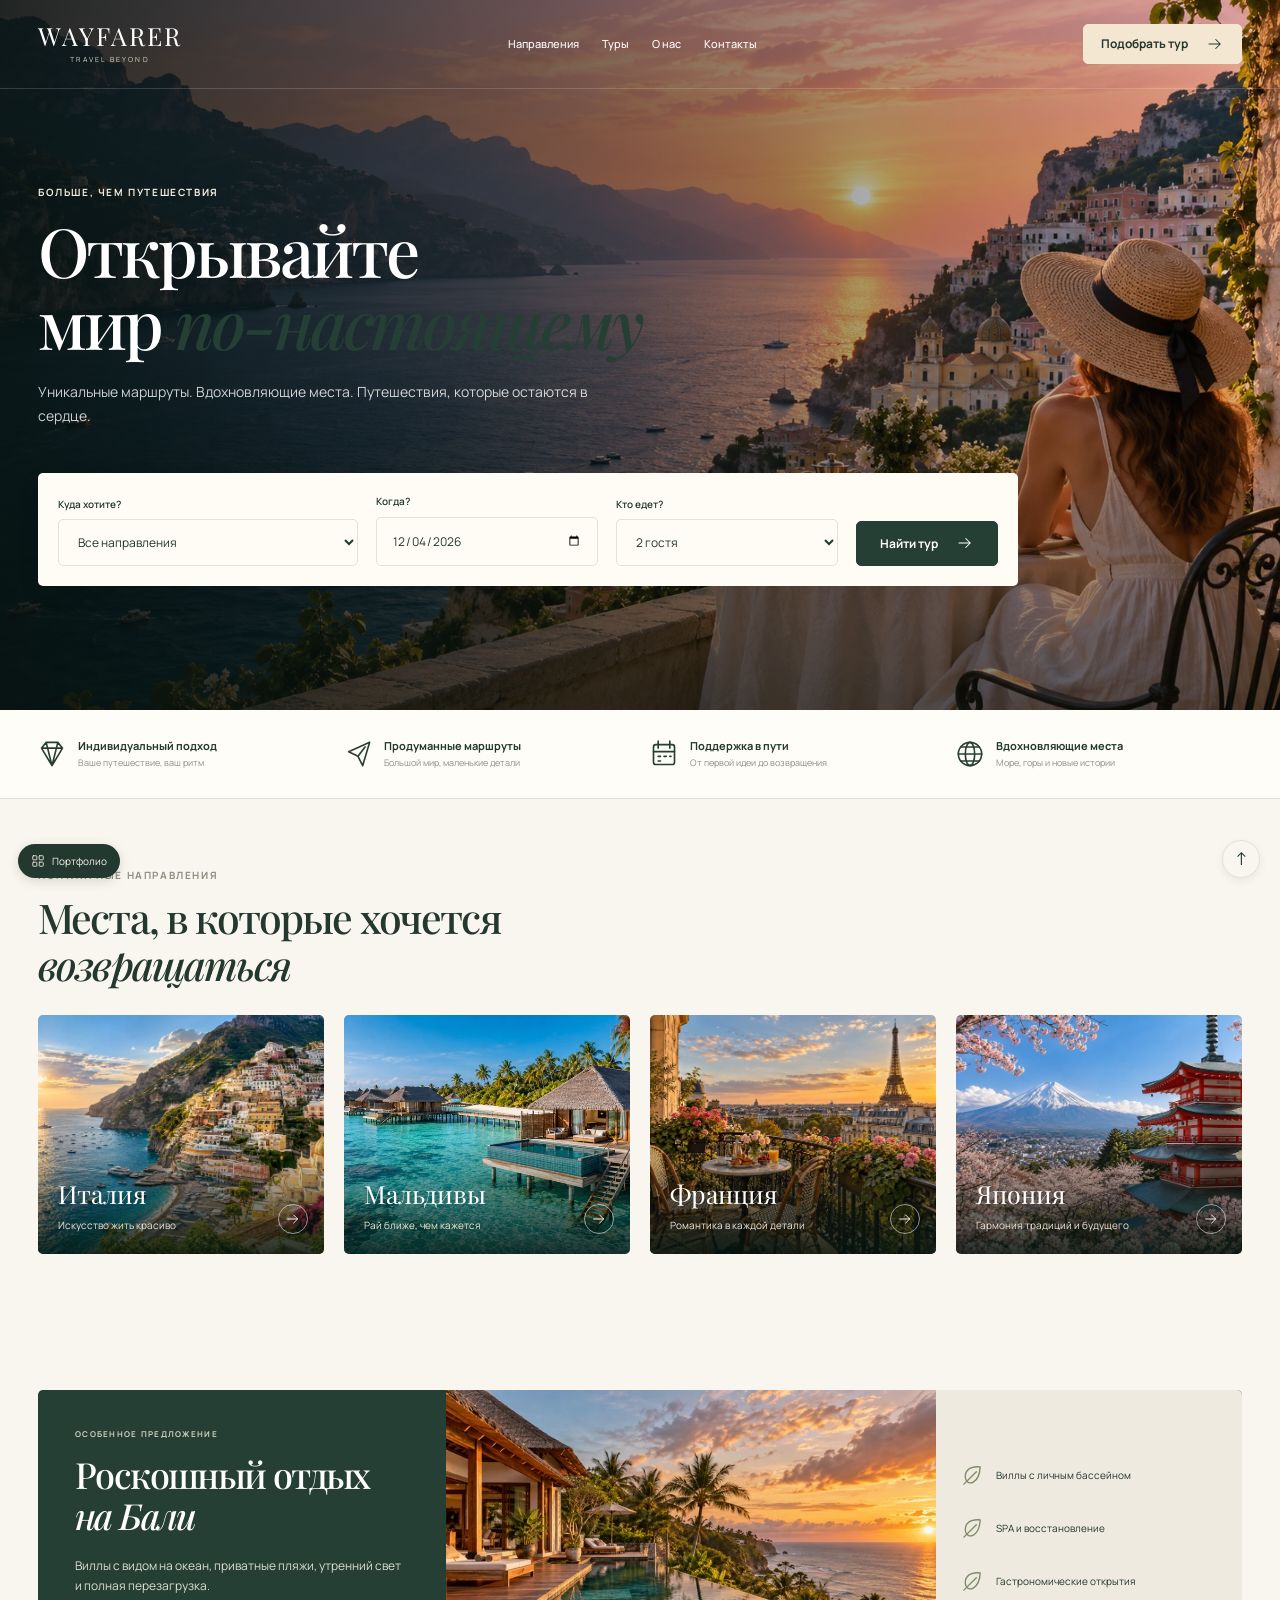
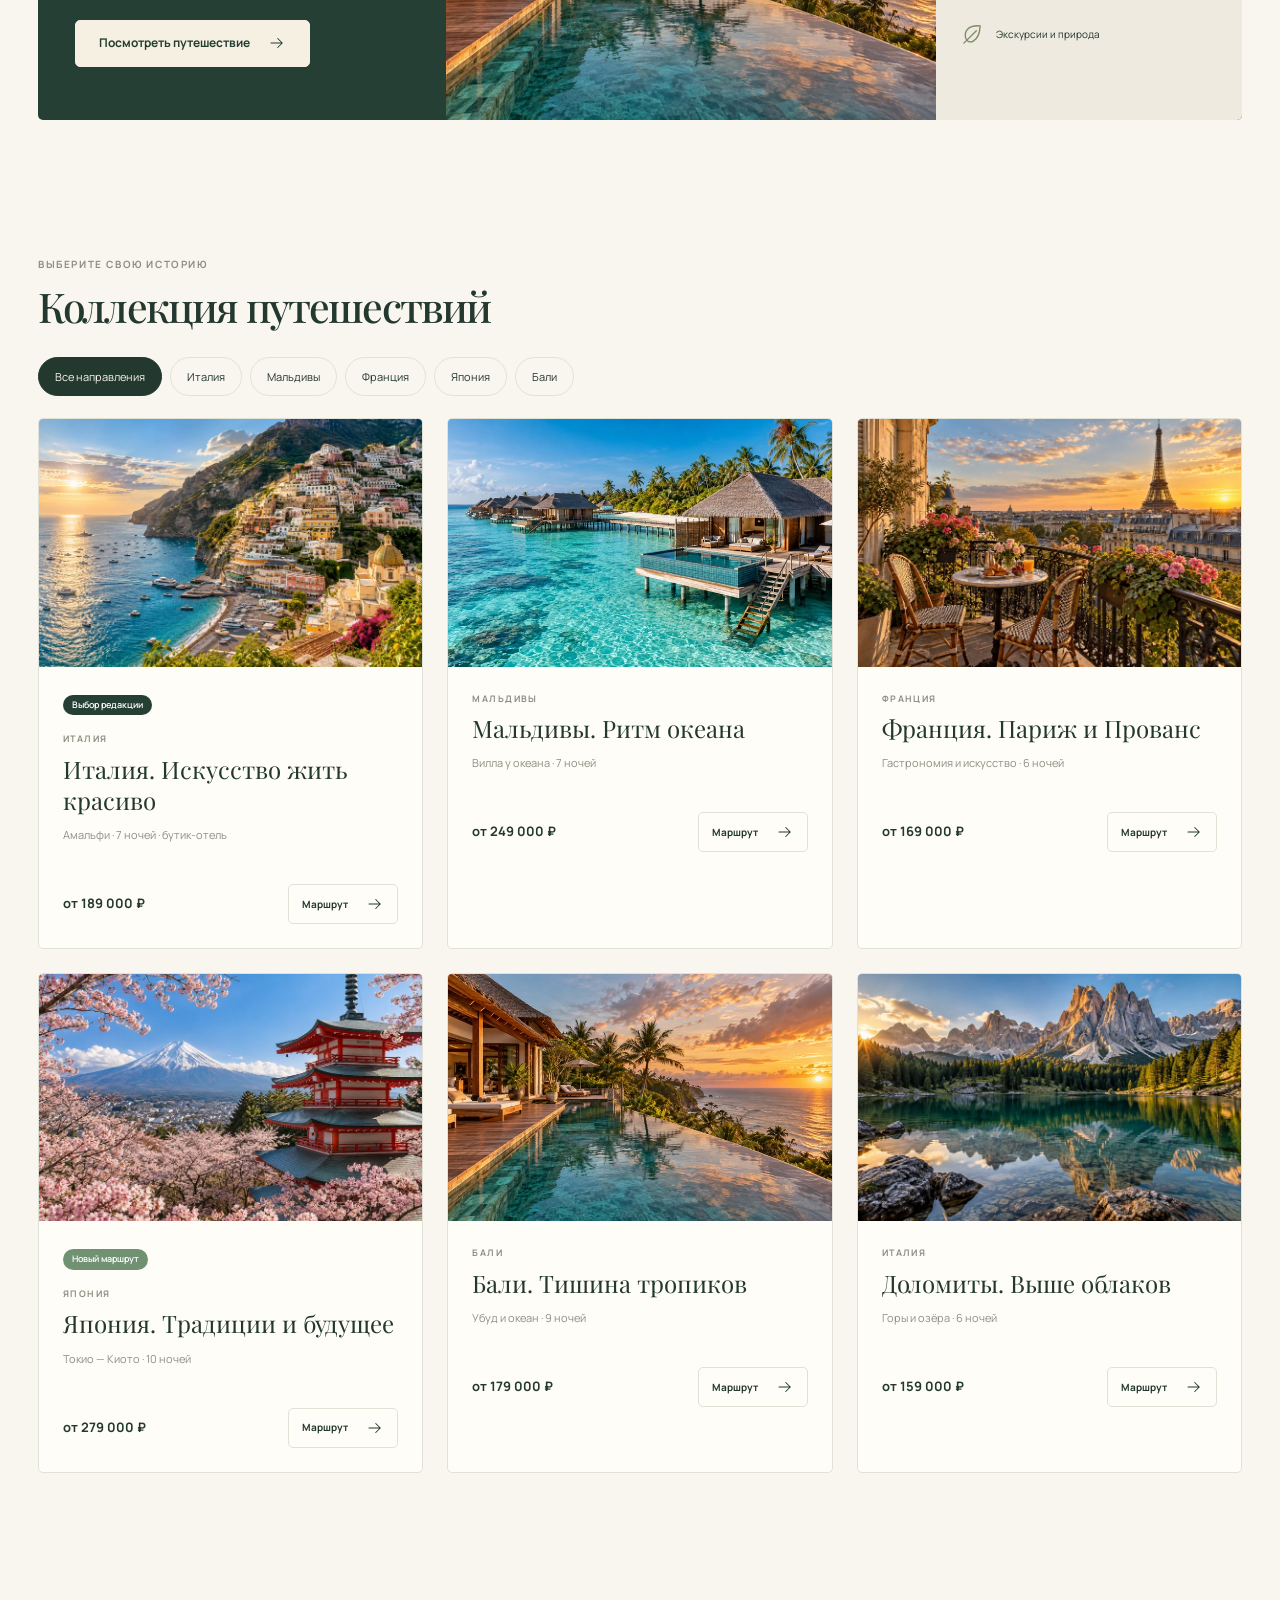
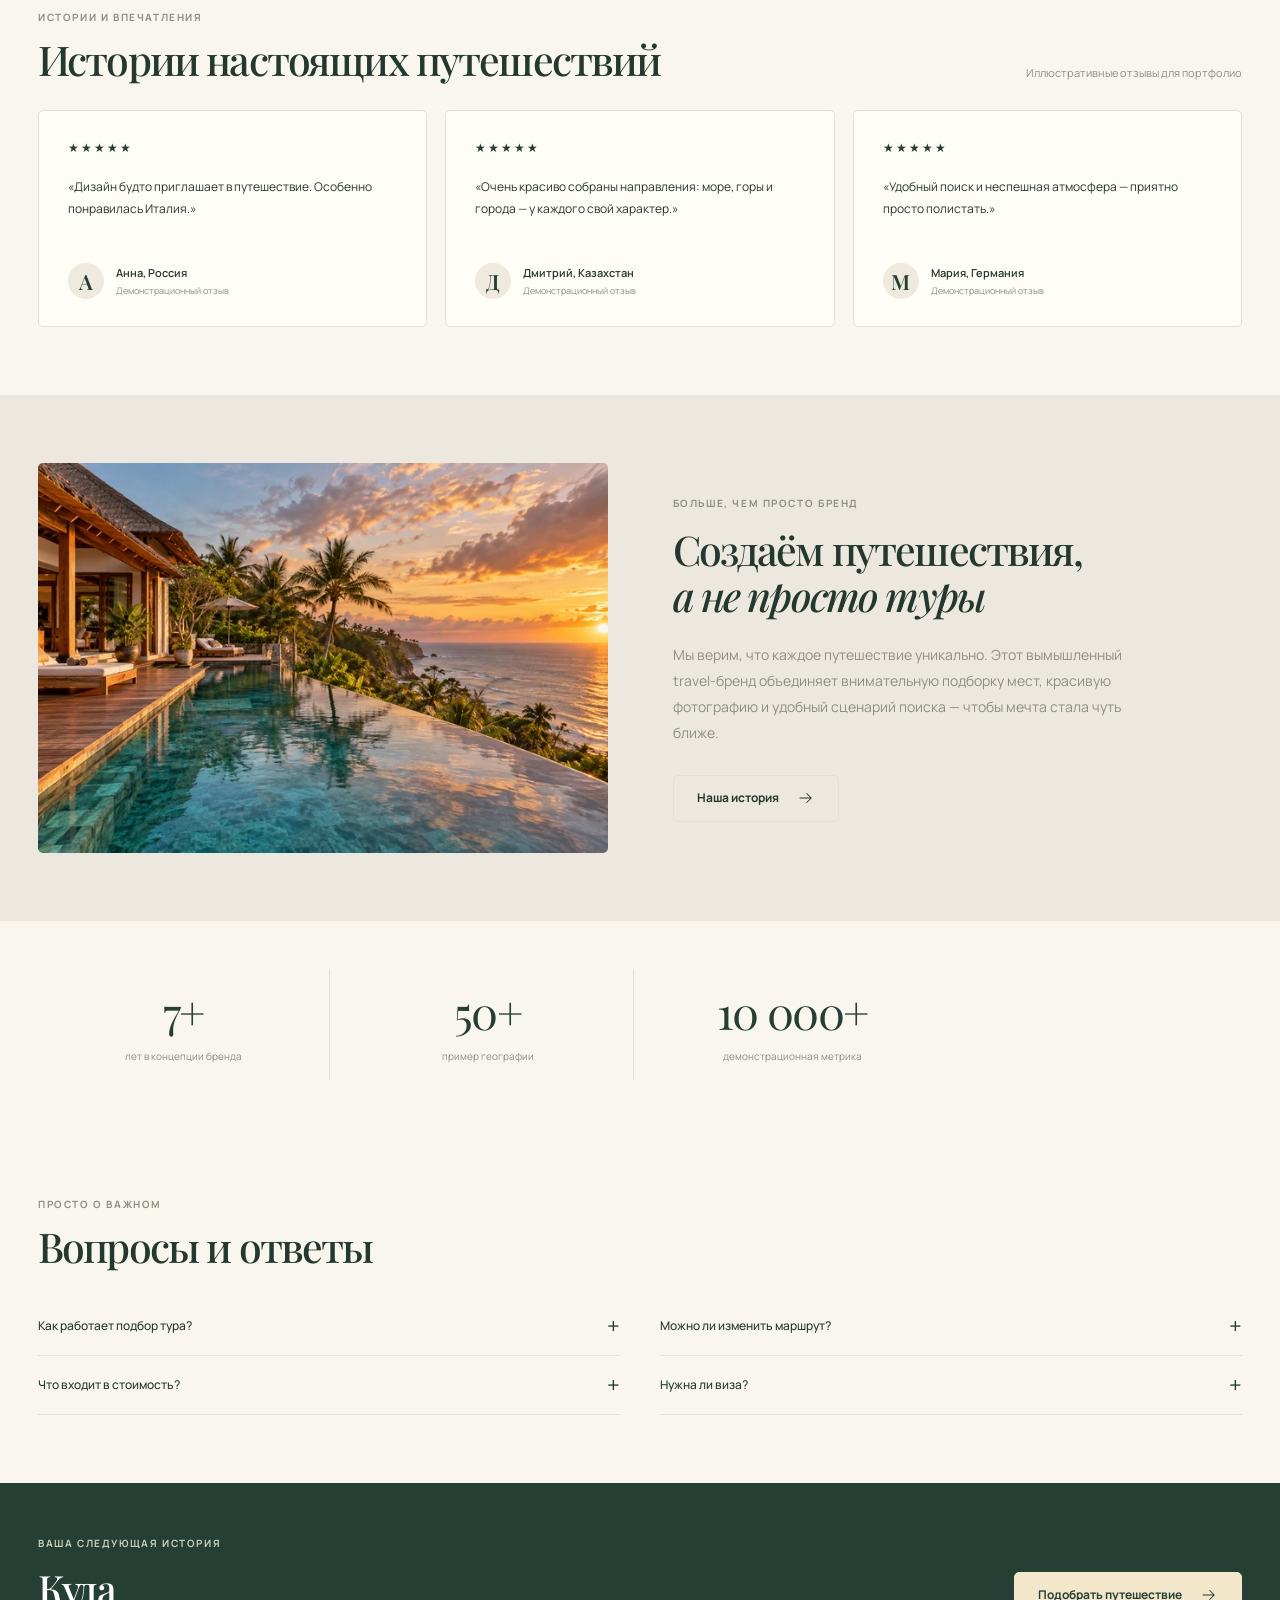
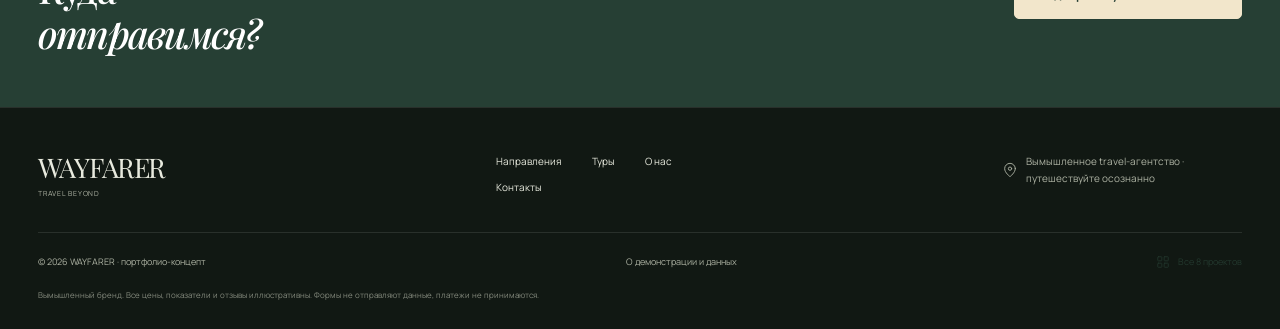
<file: projects/wayfarer/index.html>
<!doctype html><html lang="ru"><head><meta charset="utf-8"><meta name="viewport" content="width=device-width,initial-scale=1"><meta name="theme-color" content="#8ca095"><title>WAYFARER — Путешествовать по-настоящему</title><meta name="description" content="Уникальные маршруты. Вдохновляющие места. Путешествия, которые остаются в сердце. Портфолио-концепт с интерактивными элементами."><link rel="icon" type="image/svg+xml" href="favicon.svg"><link rel="stylesheet" href="../../assets/fonts.css"><link rel="stylesheet" href="../../assets/styles.css?v=9fa07d8724d1"><script src="../../assets/app.js" defer></script></head><body class="theme-wayfarer" data-site="wayfarer"><a class="skip-link" href="#main">Перейти к содержимому</a><header class="site-header header-dark"><div class="container header-inner"><a class="brand" href="./"><span>WAYFARER<small>TRAVEL BEYOND</small></span></a><nav class="main-nav" id="main-navigation" aria-label="Основная навигация"><a href="#destinations">Направления</a><a href="#tours">Туры</a><a href="#about">О нас</a><a href="#contact">Контакты</a></nav><div class="header-actions"><button class="btn small header-cta" type="button" data-action="travel" >Подобрать тур<svg class="icon " viewBox="0 0 24 24" fill="none" stroke="currentColor" stroke-width="1.4" stroke-linecap="round" stroke-linejoin="round" aria-hidden="true"><path d="M4 12h15m-6-6 6 6-6 6"/></svg></button><button class="icon-btn menu-toggle" aria-controls="main-navigation" aria-expanded="false" aria-label="Открыть меню"><svg class="icon " viewBox="0 0 24 24" fill="none" stroke="currentColor" stroke-width="1.4" stroke-linecap="round" stroke-linejoin="round" aria-hidden="true"><path d="M4 6h16M4 12h16M4 18h16"/></svg></button></div></div></header><main id="main"><section class="hero hero-wayfarer" id="top"><img class="hero-image" src="../../assets/hd/wayfarer/hero.webp" alt="WAYFARER — атмосфера бренда" fetchpriority="high" decoding="async" width="1672" height="941" srcset="../../assets/hd/wayfarer/hero-480.webp 480w, ../../assets/hd/wayfarer/hero-800.webp 800w, ../../assets/hd/wayfarer/hero.webp 1672w" sizes="100vw"><div class="hero-shade"></div><div class="container hero-inner"><div class="hero-copy"><span class="eyebrow">БОЛЬШЕ, ЧЕМ ПУТЕШЕСТВИЯ</span><h1>Открывайте<br>мир <em>по-настоящему</em></h1><p>Уникальные маршруты. Вдохновляющие места. Путешествия, которые остаются в сердце.</p><div class="hero-buttons"><a class="btn" href="#tours">Подобрать тур<svg class="icon " viewBox="0 0 24 24" fill="none" stroke="currentColor" stroke-width="1.4" stroke-linecap="round" stroke-linejoin="round" aria-hidden="true"><path d="M4 12h15m-6-6 6 6-6 6"/></svg></a><a class="btn secondary" href="#about">Наши направления<svg class="icon " viewBox="0 0 24 24" fill="none" stroke="currentColor" stroke-width="1.4" stroke-linecap="round" stroke-linejoin="round" aria-hidden="true"><path d="M4 12h15m-6-6 6 6-6 6"/></svg></a></div></div><div class="travel-search"><form data-form="travel"><label>Куда хотите?<select name="destination"><option value="all">Все направления</option><option>Италия</option><option>Мальдивы</option><option>Франция</option><option>Япония</option><option>Бали</option></select></label><label>Когда?<input type="date" name="date" required aria-label="Дата путешествия"></label><label>Кто едет?<select name="guests"><option value="1" >1 гость</option><option value="2" selected>2 гостя</option><option value="3" >3 гостя</option><option value="4" >4 гостя</option><option value="5" >5 гостей</option><option value="6" >6 гостей</option></select></label><button class="btn" type="submit">Найти тур <svg class="icon " viewBox="0 0 24 24" fill="none" stroke="currentColor" stroke-width="1.4" stroke-linecap="round" stroke-linejoin="round" aria-hidden="true"><path d="M4 12h15m-6-6 6 6-6 6"/></svg></button></form></div></div></section><section class="features"><div class="container feature-row"><div class="feature"><svg class="icon " viewBox="0 0 24 24" fill="none" stroke="currentColor" stroke-width="1.4" stroke-linecap="round" stroke-linejoin="round" aria-hidden="true"><path d="m3 7 4-5h10l4 5-9 15L3 7ZM3 7h18M7 2l5 20 5-20"/></svg><div><strong>Индивидуальный подход</strong><small>Ваше путешествие, ваш ритм</small></div></div><div class="feature"><svg class="icon " viewBox="0 0 24 24" fill="none" stroke="currentColor" stroke-width="1.4" stroke-linecap="round" stroke-linejoin="round" aria-hidden="true"><path d="m22 2-6 20-4-8-8-4L22 2ZM12 14l6-8"/></svg><div><strong>Продуманные маршруты</strong><small>Большой мир, маленькие детали</small></div></div><div class="feature"><svg class="icon " viewBox="0 0 24 24" fill="none" stroke="currentColor" stroke-width="1.4" stroke-linecap="round" stroke-linejoin="round" aria-hidden="true"><rect x="3" y="4" width="18" height="17" rx="2"/><path d="M7 1v6M17 1v6M3 10h18M7 14h2M12 14h2M17 14h1M7 18h2"/></svg><div><strong>Поддержка в пути</strong><small>От первой идеи до возвращения</small></div></div><div class="feature"><svg class="icon " viewBox="0 0 24 24" fill="none" stroke="currentColor" stroke-width="1.4" stroke-linecap="round" stroke-linejoin="round" aria-hidden="true"><circle cx="12" cy="12" r="10"/><ellipse cx="12" cy="12" rx="4" ry="10"/><path d="M2 12h20M4 6h16M4 18h16"/></svg><div><strong>Вдохновляющие места</strong><small>Море, горы и новые истории</small></div></div></div></section><section class="section " id="destinations"><div class="container"><div class="section-heading"><div><span class="eyebrow">ПОПУЛЯРНЫЕ НАПРАВЛЕНИЯ</span><h2>Места, в которые хочется<br><em>возвращаться</em></h2></div></div><div class="destination-grid"><a class="destination-card" href="#tours" data-tour-link="Италия"><img class="" src="../../assets/hd/wayfarer/italy.webp" alt="Италия" loading="lazy" decoding="async" width="1536" height="1024" srcset="../../assets/hd/wayfarer/italy-480.webp 480w, ../../assets/hd/wayfarer/italy-800.webp 800w, ../../assets/hd/wayfarer/italy.webp 1536w" sizes="(max-width:700px) 94vw, (max-width:1150px) 50vw, 640px"><div><h3>Италия</h3><p>Искусство жить красиво</p><svg class="icon " viewBox="0 0 24 24" fill="none" stroke="currentColor" stroke-width="1.4" stroke-linecap="round" stroke-linejoin="round" aria-hidden="true"><path d="M4 12h15m-6-6 6 6-6 6"/></svg></div></a><a class="destination-card" href="#tours" data-tour-link="Мальдивы"><img class="" src="../../assets/hd/wayfarer/maldives.webp" alt="Мальдивы" loading="lazy" decoding="async" width="1672" height="941" srcset="../../assets/hd/wayfarer/maldives-480.webp 480w, ../../assets/hd/wayfarer/maldives-800.webp 800w, ../../assets/hd/wayfarer/maldives.webp 1672w" sizes="(max-width:700px) 94vw, (max-width:1150px) 50vw, 640px"><div><h3>Мальдивы</h3><p>Рай ближе, чем кажется</p><svg class="icon " viewBox="0 0 24 24" fill="none" stroke="currentColor" stroke-width="1.4" stroke-linecap="round" stroke-linejoin="round" aria-hidden="true"><path d="M4 12h15m-6-6 6 6-6 6"/></svg></div></a><a class="destination-card" href="#tours" data-tour-link="Франция"><img class="" src="../../assets/hd/wayfarer/paris.webp" alt="Франция" loading="lazy" decoding="async" width="1536" height="1024" srcset="../../assets/hd/wayfarer/paris-480.webp 480w, ../../assets/hd/wayfarer/paris-800.webp 800w, ../../assets/hd/wayfarer/paris.webp 1536w" sizes="(max-width:700px) 94vw, (max-width:1150px) 50vw, 640px"><div><h3>Франция</h3><p>Романтика в каждой детали</p><svg class="icon " viewBox="0 0 24 24" fill="none" stroke="currentColor" stroke-width="1.4" stroke-linecap="round" stroke-linejoin="round" aria-hidden="true"><path d="M4 12h15m-6-6 6 6-6 6"/></svg></div></a><a class="destination-card" href="#tours" data-tour-link="Япония"><img class="" src="../../assets/hd/wayfarer/japan.webp" alt="Япония" loading="lazy" decoding="async" width="1536" height="1024" srcset="../../assets/hd/wayfarer/japan-480.webp 480w, ../../assets/hd/wayfarer/japan-800.webp 800w, ../../assets/hd/wayfarer/japan.webp 1536w" sizes="(max-width:700px) 94vw, (max-width:1150px) 50vw, 640px"><div><h3>Япония</h3><p>Гармония традиций и будущего</p><svg class="icon " viewBox="0 0 24 24" fill="none" stroke="currentColor" stroke-width="1.4" stroke-linecap="round" stroke-linejoin="round" aria-hidden="true"><path d="M4 12h15m-6-6 6 6-6 6"/></svg></div></a></div></div></section><section class="section " id="escape"><div class="container"><div class="escape-banner"><div><span class="eyebrow">ОСОБЕННОЕ ПРЕДЛОЖЕНИЕ</span><h2>Роскошный отдых<br><em>на Бали</em></h2><p>Виллы с видом на океан, приватные пляжи, утренний свет и полная перезагрузка.</p><button class="btn secondary" type="button" data-action="tour" data-index="4">Посмотреть путешествие<svg class="icon " viewBox="0 0 24 24" fill="none" stroke="currentColor" stroke-width="1.4" stroke-linecap="round" stroke-linejoin="round" aria-hidden="true"><path d="M4 12h15m-6-6 6 6-6 6"/></svg></button></div><img class="" src="../../assets/hd/wayfarer/bali.webp" alt="Вилла на Бали у океана" loading="lazy" decoding="async" width="1672" height="941" srcset="../../assets/hd/wayfarer/bali-480.webp 480w, ../../assets/hd/wayfarer/bali-800.webp 800w, ../../assets/hd/wayfarer/bali.webp 1672w" sizes="(max-width:700px) 94vw, (max-width:1150px) 50vw, 640px"><div class="escape-details"><p><svg class="icon " viewBox="0 0 24 24" fill="none" stroke="currentColor" stroke-width="1.4" stroke-linecap="round" stroke-linejoin="round" aria-hidden="true"><path d="M20 3C7 2 3 9 5 16s14 5 15-13Z"/><path d="M3 21 16 8"/></svg>Виллы с личным бассейном</p><p><svg class="icon " viewBox="0 0 24 24" fill="none" stroke="currentColor" stroke-width="1.4" stroke-linecap="round" stroke-linejoin="round" aria-hidden="true"><path d="M20 3C7 2 3 9 5 16s14 5 15-13Z"/><path d="M3 21 16 8"/></svg>SPA и восстановление</p><p><svg class="icon " viewBox="0 0 24 24" fill="none" stroke="currentColor" stroke-width="1.4" stroke-linecap="round" stroke-linejoin="round" aria-hidden="true"><path d="M20 3C7 2 3 9 5 16s14 5 15-13Z"/><path d="M3 21 16 8"/></svg>Гастрономические открытия</p><p><svg class="icon " viewBox="0 0 24 24" fill="none" stroke="currentColor" stroke-width="1.4" stroke-linecap="round" stroke-linejoin="round" aria-hidden="true"><path d="M20 3C7 2 3 9 5 16s14 5 15-13Z"/><path d="M3 21 16 8"/></svg>Экскурсии и природа</p></div></div></div></section><section class="section " id="tours"><div class="container"><div class="section-heading"><div><span class="eyebrow">ВЫБЕРИТЕ СВОЮ ИСТОРИЮ</span><h2>Коллекция путешествий</h2></div></div><div class="filter-pills tour-filters"><button class="pill active" data-tour-filter="all" aria-pressed="true">Все направления</button><button class="pill " data-tour-filter="Италия" aria-pressed="false">Италия</button><button class="pill " data-tour-filter="Мальдивы" aria-pressed="false">Мальдивы</button><button class="pill " data-tour-filter="Франция" aria-pressed="false">Франция</button><button class="pill " data-tour-filter="Япония" aria-pressed="false">Япония</button><button class="pill " data-tour-filter="Бали" aria-pressed="false">Бали</button></div><p data-tour-search-info class="muted"></p><div class="tour-grid"><article class="tour-card" data-tour-category="Италия"><img class="" src="../../assets/hd/wayfarer/italy.webp" alt="Италия. Искусство жить красиво" loading="lazy" decoding="async" width="1536" height="1024" srcset="../../assets/hd/wayfarer/italy-480.webp 480w, ../../assets/hd/wayfarer/italy-800.webp 800w, ../../assets/hd/wayfarer/italy.webp 1536w" sizes="(max-width:700px) 94vw, (max-width:1150px) 50vw, 640px"><div><span class="badge ">Выбор редакции</span><span class="eyebrow">Италия</span><h3>Италия. Искусство жить красиво</h3><p>Амальфи · 7 ночей · бутик-отель</p><div><strong>от 189 000 ₽</strong><button class="btn small secondary" type="button" data-action="tour" data-index="0">Маршрут<svg class="icon " viewBox="0 0 24 24" fill="none" stroke="currentColor" stroke-width="1.4" stroke-linecap="round" stroke-linejoin="round" aria-hidden="true"><path d="M4 12h15m-6-6 6 6-6 6"/></svg></button></div></div></article><article class="tour-card" data-tour-category="Мальдивы"><img class="" src="../../assets/hd/wayfarer/maldives.webp" alt="Мальдивы. Ритм океана" loading="lazy" decoding="async" width="1672" height="941" srcset="../../assets/hd/wayfarer/maldives-480.webp 480w, ../../assets/hd/wayfarer/maldives-800.webp 800w, ../../assets/hd/wayfarer/maldives.webp 1672w" sizes="(max-width:700px) 94vw, (max-width:1150px) 50vw, 640px"><div><span class="eyebrow">Мальдивы</span><h3>Мальдивы. Ритм океана</h3><p>Вилла у океана · 7 ночей</p><div><strong>от 249 000 ₽</strong><button class="btn small secondary" type="button" data-action="tour" data-index="1">Маршрут<svg class="icon " viewBox="0 0 24 24" fill="none" stroke="currentColor" stroke-width="1.4" stroke-linecap="round" stroke-linejoin="round" aria-hidden="true"><path d="M4 12h15m-6-6 6 6-6 6"/></svg></button></div></div></article><article class="tour-card" data-tour-category="Франция"><img class="" src="../../assets/hd/wayfarer/paris.webp" alt="Франция. Париж и Прованс" loading="lazy" decoding="async" width="1536" height="1024" srcset="../../assets/hd/wayfarer/paris-480.webp 480w, ../../assets/hd/wayfarer/paris-800.webp 800w, ../../assets/hd/wayfarer/paris.webp 1536w" sizes="(max-width:700px) 94vw, (max-width:1150px) 50vw, 640px"><div><span class="eyebrow">Франция</span><h3>Франция. Париж и Прованс</h3><p>Гастрономия и искусство · 6 ночей</p><div><strong>от 169 000 ₽</strong><button class="btn small secondary" type="button" data-action="tour" data-index="2">Маршрут<svg class="icon " viewBox="0 0 24 24" fill="none" stroke="currentColor" stroke-width="1.4" stroke-linecap="round" stroke-linejoin="round" aria-hidden="true"><path d="M4 12h15m-6-6 6 6-6 6"/></svg></button></div></div></article><article class="tour-card" data-tour-category="Япония"><img class="" src="../../assets/hd/wayfarer/japan.webp" alt="Япония. Традиции и будущее" loading="lazy" decoding="async" width="1536" height="1024" srcset="../../assets/hd/wayfarer/japan-480.webp 480w, ../../assets/hd/wayfarer/japan-800.webp 800w, ../../assets/hd/wayfarer/japan.webp 1536w" sizes="(max-width:700px) 94vw, (max-width:1150px) 50vw, 640px"><div><span class="badge new">Новый маршрут</span><span class="eyebrow">Япония</span><h3>Япония. Традиции и будущее</h3><p>Токио — Киото · 10 ночей</p><div><strong>от 279 000 ₽</strong><button class="btn small secondary" type="button" data-action="tour" data-index="3">Маршрут<svg class="icon " viewBox="0 0 24 24" fill="none" stroke="currentColor" stroke-width="1.4" stroke-linecap="round" stroke-linejoin="round" aria-hidden="true"><path d="M4 12h15m-6-6 6 6-6 6"/></svg></button></div></div></article><article class="tour-card" data-tour-category="Бали"><img class="" src="../../assets/hd/wayfarer/bali.webp" alt="Бали. Тишина тропиков" loading="lazy" decoding="async" width="1672" height="941" srcset="../../assets/hd/wayfarer/bali-480.webp 480w, ../../assets/hd/wayfarer/bali-800.webp 800w, ../../assets/hd/wayfarer/bali.webp 1672w" sizes="(max-width:700px) 94vw, (max-width:1150px) 50vw, 640px"><div><span class="eyebrow">Бали</span><h3>Бали. Тишина тропиков</h3><p>Убуд и океан · 9 ночей</p><div><strong>от 179 000 ₽</strong><button class="btn small secondary" type="button" data-action="tour" data-index="4">Маршрут<svg class="icon " viewBox="0 0 24 24" fill="none" stroke="currentColor" stroke-width="1.4" stroke-linecap="round" stroke-linejoin="round" aria-hidden="true"><path d="M4 12h15m-6-6 6 6-6 6"/></svg></button></div></div></article><article class="tour-card" data-tour-category="Италия"><img class="" src="../../assets/hd/wayfarer/mountains.webp" alt="Доломиты. Выше облаков" loading="lazy" decoding="async" width="1536" height="1024" srcset="../../assets/hd/wayfarer/mountains-480.webp 480w, ../../assets/hd/wayfarer/mountains-800.webp 800w, ../../assets/hd/wayfarer/mountains.webp 1536w" sizes="(max-width:700px) 94vw, (max-width:1150px) 50vw, 640px"><div><span class="eyebrow">Италия</span><h3>Доломиты. Выше облаков</h3><p>Горы и озёра · 6 ночей</p><div><strong>от 159 000 ₽</strong><button class="btn small secondary" type="button" data-action="tour" data-index="5">Маршрут<svg class="icon " viewBox="0 0 24 24" fill="none" stroke="currentColor" stroke-width="1.4" stroke-linecap="round" stroke-linejoin="round" aria-hidden="true"><path d="M4 12h15m-6-6 6 6-6 6"/></svg></button></div></div></article></div></div></section><section class="section " id="reviews"><div class="container"><div class="section-heading"><div><span class="eyebrow">ИСТОРИИ И ВПЕЧАТЛЕНИЯ</span><h2>Истории настоящих путешествий</h2></div><span class="muted small-note">Иллюстративные отзывы для портфолио</span></div><div class="review-grid"><article class="review-card"><div class="review-stars" aria-label="5 звёзд">★★★★★</div><blockquote>«Дизайн будто приглашает в путешествие. Особенно понравилась Италия.»</blockquote><div class="review-person"><span class="avatar">А</span><span>Анна, Россия<small>Демонстрационный отзыв</small></span></div></article><article class="review-card"><div class="review-stars" aria-label="5 звёзд">★★★★★</div><blockquote>«Очень красиво собраны направления: море, горы и города — у каждого свой характер.»</blockquote><div class="review-person"><span class="avatar">Д</span><span>Дмитрий, Казахстан<small>Демонстрационный отзыв</small></span></div></article><article class="review-card"><div class="review-stars" aria-label="5 звёзд">★★★★★</div><blockquote>«Удобный поиск и неспешная атмосфера — приятно просто полистать.»</blockquote><div class="review-person"><span class="avatar">М</span><span>Мария, Германия<small>Демонстрационный отзыв</small></span></div></article></div></div></section><section class="section about-section" id="about"><div class="container"><div class="about-grid"><img class="" src="../../assets/hd/wayfarer/bali.webp" alt="WAYFARER — детали и атмосфера" loading="lazy" decoding="async" width="1672" height="941" srcset="../../assets/hd/wayfarer/bali-480.webp 480w, ../../assets/hd/wayfarer/bali-800.webp 800w, ../../assets/hd/wayfarer/bali.webp 1672w" sizes="(max-width:700px) 94vw, (max-width:1150px) 50vw, 640px"><div class="about-copy"><span class="eyebrow">БОЛЬШЕ, ЧЕМ ПРОСТО БРЕНД</span><h2>Создаём путешествия,<br><em>а не просто туры</em></h2><p>Мы верим, что каждое путешествие уникально. Этот вымышленный travel-бренд объединяет внимательную подборку мест, красивую фотографию и удобный сценарий поиска — чтобы мечта стала чуть ближе.</p><button class="btn secondary" type="button" data-action="story" >Наша история<svg class="icon " viewBox="0 0 24 24" fill="none" stroke="currentColor" stroke-width="1.4" stroke-linecap="round" stroke-linejoin="round" aria-hidden="true"><path d="M4 12h15m-6-6 6 6-6 6"/></svg></button></div></div></div></section><div class="container stats-row"><div><strong>7+</strong><span>лет в концепции бренда</span></div><div><strong>50+</strong><span>пример географии</span></div><div><strong>10 000+</strong><span>демонстрационная метрика</span></div></div><section class="section " id="faq"><div class="container"><div class="section-heading"><div><span class="eyebrow">ПРОСТО О ВАЖНОМ</span><h2>Вопросы и ответы</h2></div></div><div class="faq-grid"><details><summary>Как работает подбор тура?<span>+</span></summary><p>Выберите направление, дату и количество гостей. Результаты и цены здесь демонстрационные.</p></details><details><summary>Можно ли изменить маршрут?<span>+</span></summary><p>В форме путешествия есть поле для пожеланий. В реальном туре изменения обсуждаются с организатором.</p></details><details><summary>Что входит в стоимость?<span>+</span></summary><p>В карточках приведён пример программы. Это портфолио, билеты и бронирования не оформляются.</p></details><details><summary>Нужна ли виза?<span>+</span></summary><p>Требования зависят от гражданства, страны и даты поездки. Уточняйте их у официальных источников перед реальным путешествием.</p></details></div></div></section><section class="section ending-section" id="contact"><div class="container"><div class="ending-panel"><div><span class="eyebrow">ВАША СЛЕДУЮЩАЯ ИСТОРИЯ</span><h2>Куда<br><em>отправимся?</em></h2></div><button class="btn" type="button" data-action="travel" >Подобрать путешествие<svg class="icon " viewBox="0 0 24 24" fill="none" stroke="currentColor" stroke-width="1.4" stroke-linecap="round" stroke-linejoin="round" aria-hidden="true"><path d="M4 12h15m-6-6 6 6-6 6"/></svg></button></div></div></section></main><footer class="site-footer"><div class="container"><div class="footer-main"><a class="brand" href="#top"><span>WAYFARER<small>TRAVEL BEYOND</small></span></a><nav aria-label="Навигация внизу страницы"><a href="#destinations">Направления</a><a href="#tours">Туры</a><a href="#about">О нас</a><a href="#contact">Контакты</a></nav><div class="footer-location"><svg class="icon " viewBox="0 0 24 24" fill="none" stroke="currentColor" stroke-width="1.4" stroke-linecap="round" stroke-linejoin="round" aria-hidden="true"><path d="M20 10c0 6-8 12-8 12S4 16 4 10a8 8 0 1 1 16 0Z"/><circle cx="12" cy="10" r="2.5"/></svg> Вымышленное travel-агентство · путешествуйте осознанно</div></div><div class="footer-bottom"><span>© 2026 WAYFARER · портфолио-концепт</span><button class="text-button" data-action="demo">О демонстрации и данных</button><a href="../../" class="portfolio-back"><svg class="icon " viewBox="0 0 24 24" fill="none" stroke="currentColor" stroke-width="1.4" stroke-linecap="round" stroke-linejoin="round" aria-hidden="true"><rect x="3" y="3" width="7" height="7" rx="1"/><rect x="14" y="3" width="7" height="7" rx="1"/><rect x="3" y="14" width="7" height="7" rx="1"/><rect x="14" y="14" width="7" height="7" rx="1"/></svg> Все 8 проектов</a></div><p class="demo-disclaimer">Вымышленный бренд. Все цены, показатели и отзывы иллюстративны. Формы не отправляют данные, платежи не принимаются.</p></div></footer><a href="#top" class="back-to-top" aria-label="Вернуться наверх">↑</a><dialog id="app-dialog" aria-labelledby="dialog-title"><button class="dialog-close icon-btn" data-action="close" aria-label="Закрыть окно"><svg class="icon " viewBox="0 0 24 24" fill="none" stroke="currentColor" stroke-width="1.4" stroke-linecap="round" stroke-linejoin="round" aria-hidden="true"><path d="m6 6 12 12M6 18 18 6"/></svg></button><div id="dialog-content"></div></dialog><div class="toast" role="status" aria-live="polite"></div><a class="portfolio-ribbon" href="../../"><svg class="icon " viewBox="0 0 24 24" fill="none" stroke="currentColor" stroke-width="1.4" stroke-linecap="round" stroke-linejoin="round" aria-hidden="true"><rect x="3" y="3" width="7" height="7" rx="1"/><rect x="14" y="3" width="7" height="7" rx="1"/><rect x="3" y="14" width="7" height="7" rx="1"/><rect x="14" y="14" width="7" height="7" rx="1"/></svg> Портфолио</a><script id="site-data" type="application/json">{"brand":"WAYFARER","sub":"TRAVEL BEYOND","title":"Открывайте\u003cbr>мир \u003cem>по-настоящему\u003c/em>","eyebrow":"БОЛЬШЕ, ЧЕМ ПУТЕШЕСТВИЯ","intro":"Уникальные маршруты. Вдохновляющие места. Путешествия, которые остаются в сердце.","cta":"Подобрать тур","secondary":"Наши направления","nav":[["Направления","destinations"],["Туры","tours"],["О нас","about"],["Контакты","contact"]],"features":[["gem","Индивидуальный подход","Ваше путешествие, ваш ритм"],["plane","Продуманные маршруты","Большой мир, маленькие детали"],["calendar","Поддержка в пути","От первой идеи до возвращения"],["globe","Вдохновляющие места","Море, горы и новые истории"]],"categories":["Италия","Мальдивы","Франция","Япония"],"items":[{"name":"Италия. Искусство жить красиво","category":"Италия","price":189000,"desc":"Амальфи · 7 ночей · бутик-отель","badge":"Выбор редакции","image":"assets/hd/wayfarer/italy.webp"},{"name":"Мальдивы. Ритм океана","category":"Мальдивы","price":249000,"desc":"Вилла у океана · 7 ночей","image":"assets/hd/wayfarer/maldives.webp"},{"name":"Франция. Париж и Прованс","category":"Франция","price":169000,"desc":"Гастрономия и искусство · 6 ночей","image":"assets/hd/wayfarer/paris.webp"},{"name":"Япония. Традиции и будущее","category":"Япония","price":279000,"desc":"Токио — Киото · 10 ночей","badge":"Новый маршрут","image":"assets/hd/wayfarer/japan.webp"},{"name":"Бали. Тишина тропиков","category":"Бали","price":179000,"desc":"Убуд и океан · 9 ночей","image":"assets/hd/wayfarer/bali.webp"},{"name":"Доломиты. Выше облаков","category":"Италия","price":159000,"desc":"Горы и озёра · 6 ночей","image":"assets/hd/wayfarer/mountains.webp"}],"aboutTitle":"Создаём путешествия,\u003cbr>\u003cem>а не просто туры\u003c/em>","about":"Мы верим, что каждое путешествие уникально. Этот вымышленный travel-бренд объединяет внимательную подборку мест, красивую фотографию и удобный сценарий поиска — чтобы мечта стала чуть ближе.","stats":[["7+","лет в концепции бренда"],["50+","пример географии"],["10 000+","демонстрационная метрика"]],"faq":[["Как работает подбор тура?","Выберите направление, дату и количество гостей. Результаты и цены здесь демонстрационные."],["Можно ли изменить маршрут?","В форме путешествия есть поле для пожеланий. В реальном туре изменения обсуждаются с организатором."],["Что входит в стоимость?","В карточках приведён пример программы. Это портфолио, билеты и бронирования не оформляются."],["Нужна ли виза?","Требования зависят от гражданства, страны и даты поездки. Уточняйте их у официальных источников перед реальным путешествием."]],"reviews":[["Анна, Россия","«Дизайн будто приглашает в путешествие. Особенно понравилась Италия.»"],["Дмитрий, Казахстан","«Очень красиво собраны направления: море, горы и города — у каждого свой характер.»"],["Мария, Германия","«Удобный поиск и неспешная атмосфера — приятно просто полистать.»"]],"ending":"Куда\u003cbr>\u003cem>отправимся?\u003c/em>","address":"Вымышленное travel-агентство · путешествуйте осознанно","id":"wayfarer","images":{"hero":"assets/hd/wayfarer/hero.webp","products":[],"categories":["assets/hd/wayfarer/italy.webp","assets/hd/wayfarer/maldives.webp","assets/hd/wayfarer/paris.webp","assets/hd/wayfarer/japan.webp"],"services":[],"gallery":["assets/hd/wayfarer/italy.webp","assets/hd/wayfarer/maldives.webp","assets/hd/wayfarer/paris.webp","assets/hd/wayfarer/japan.webp","assets/hd/wayfarer/bali.webp","assets/hd/wayfarer/mountains.webp"],"portraits":[],"about":"assets/hd/wayfarer/bali.webp","aboutImages":["assets/hd/wayfarer/mountains.webp","assets/hd/wayfarer/bali.webp","assets/hd/wayfarer/hero.webp"],"travel":["assets/hd/wayfarer/italy.webp","assets/hd/wayfarer/maldives.webp","assets/hd/wayfarer/paris.webp","assets/hd/wayfarer/japan.webp","assets/hd/wayfarer/bali.webp","assets/hd/wayfarer/mountains.webp"]}}</script></body></html>
</file>
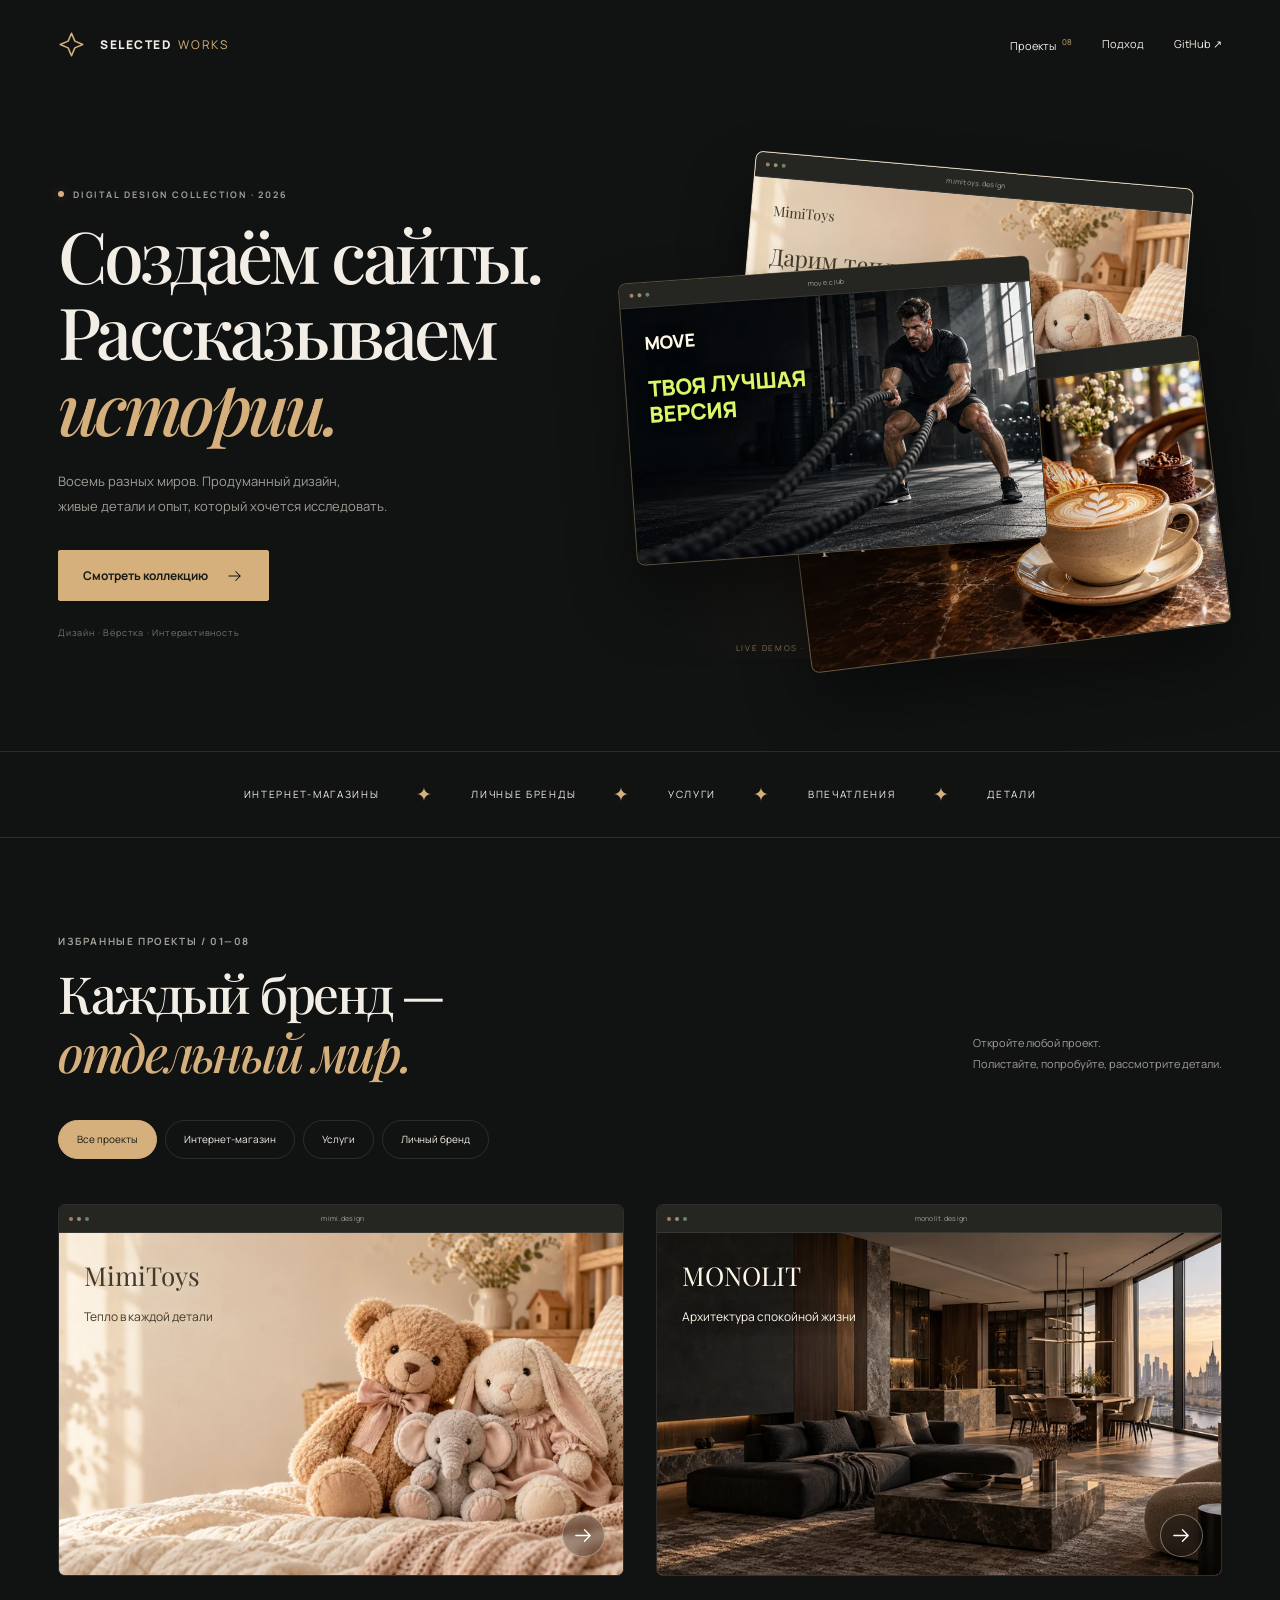
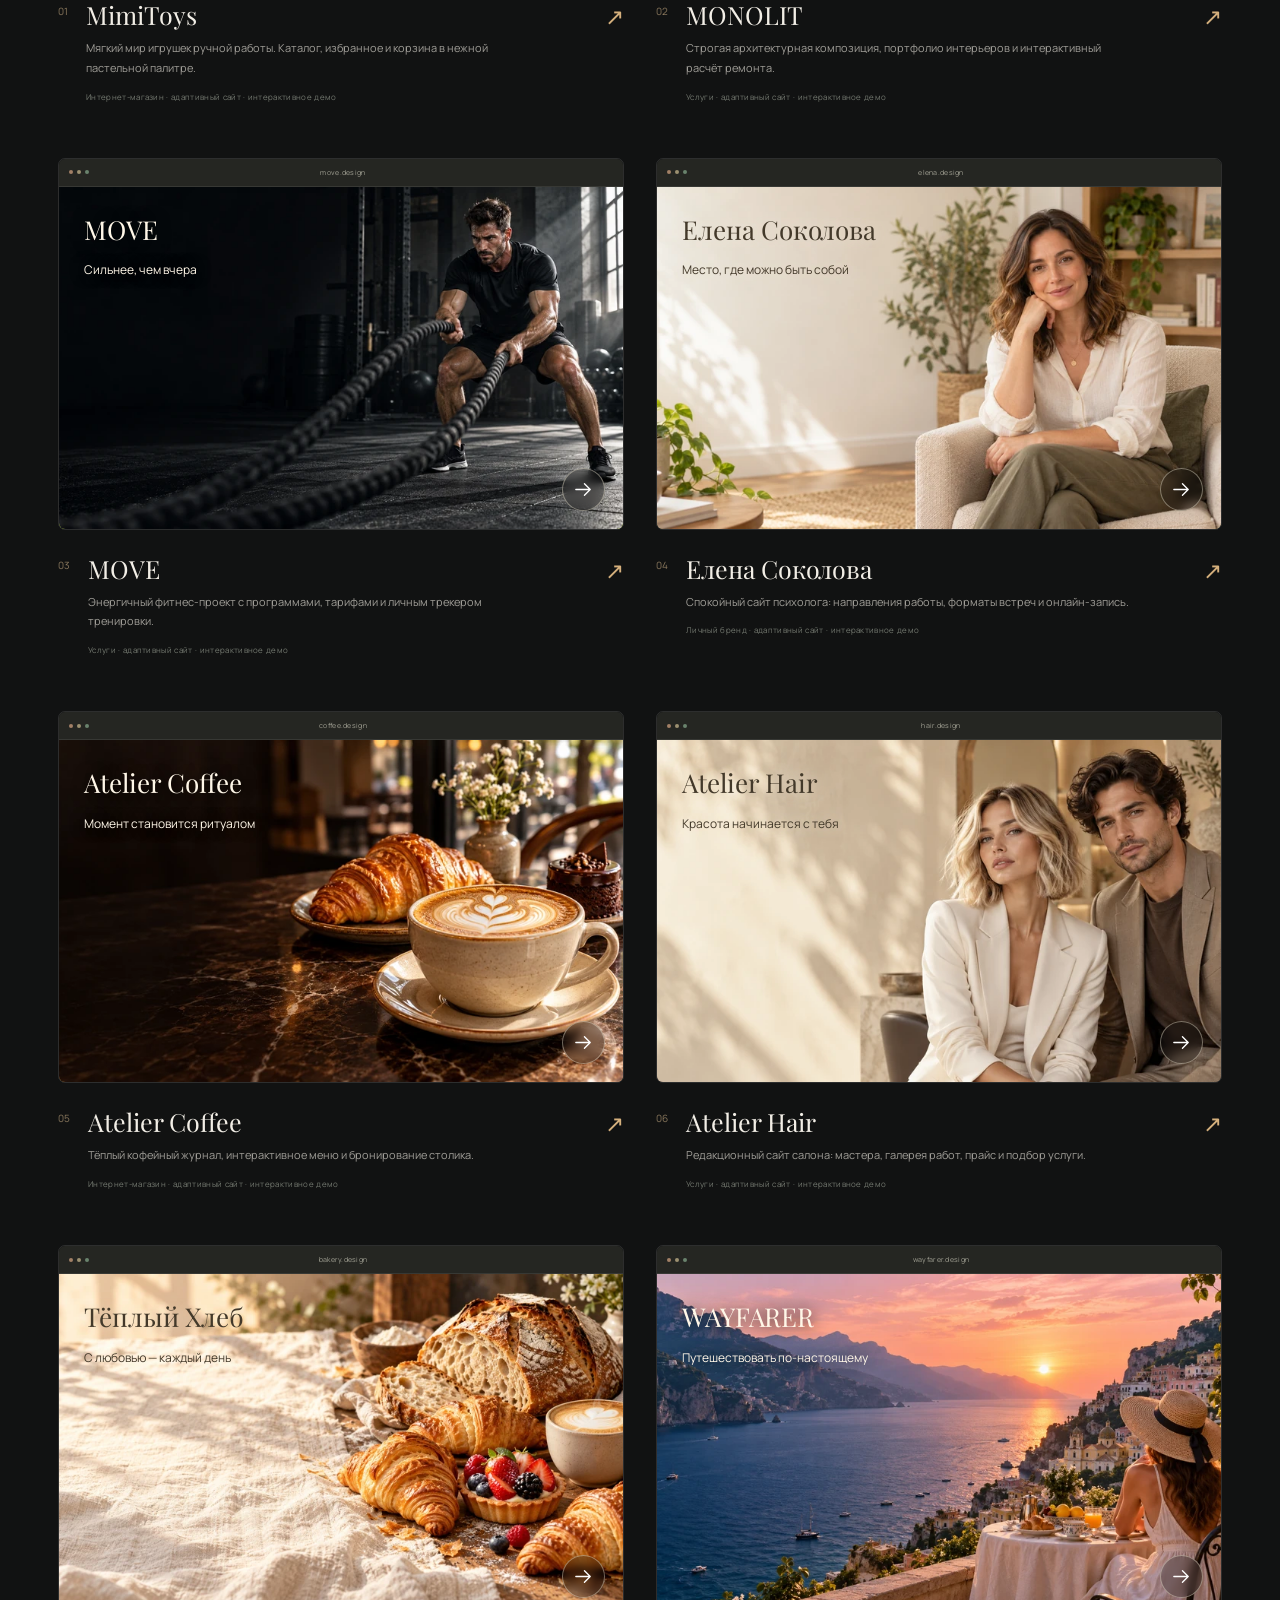
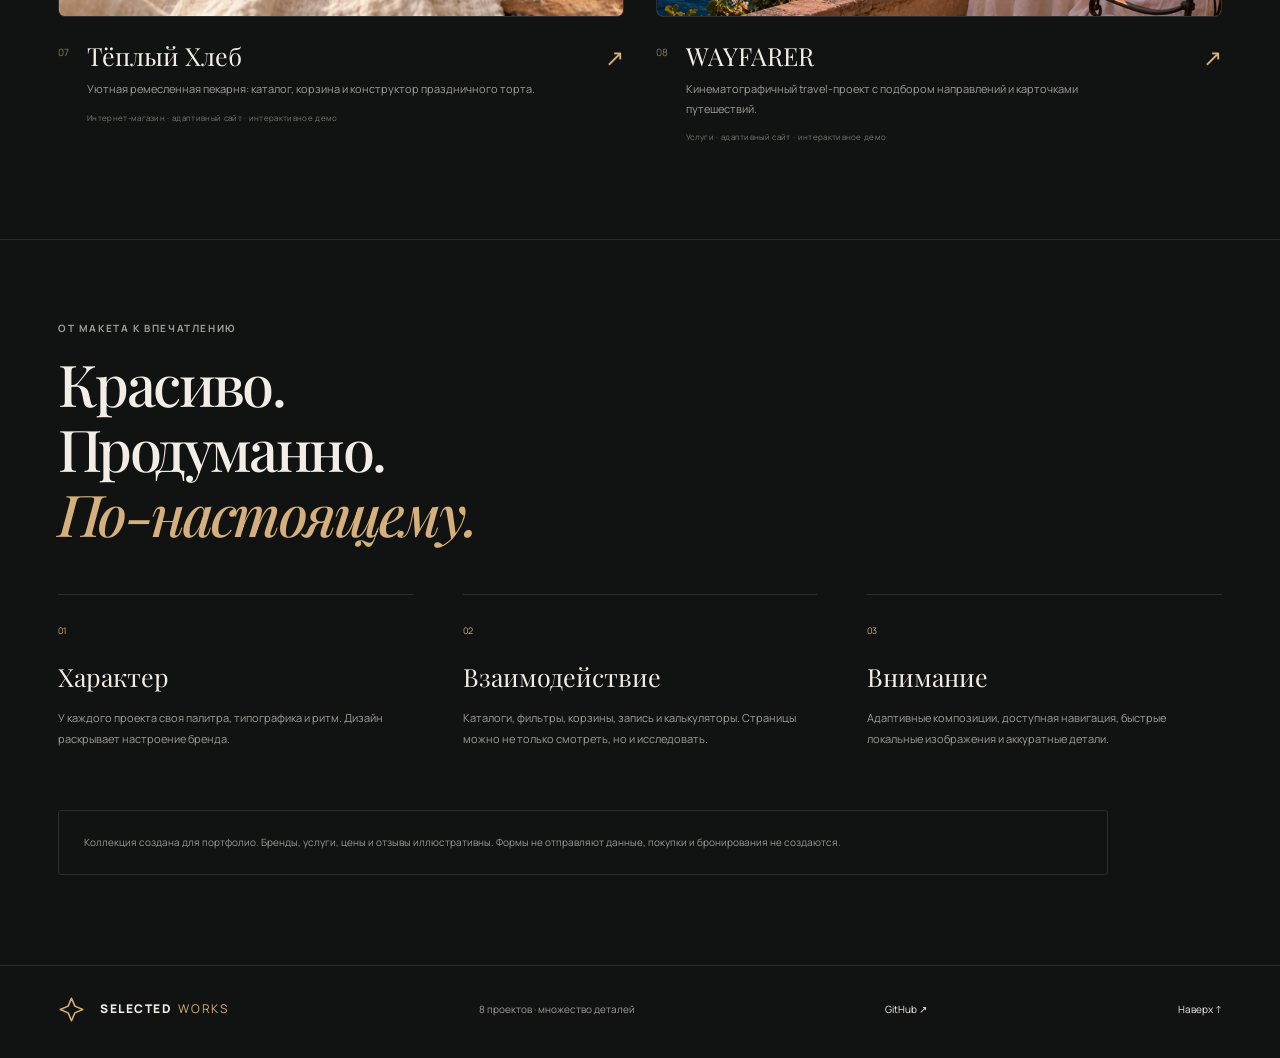
<file: web-design.html>
<!doctype html><html lang="ru"><head><meta charset="utf-8"><meta name="viewport" content="width=device-width,initial-scale=1"><meta name="theme-color" content="#101112"><title>Selected Works — восемь сайтов, восемь историй</title><meta name="description" content="Коллекция восьми самостоятельных сайтов: магазины, сервисы, личные бренды. Дизайн по авторским макетам, адаптивная вёрстка и интерактивные сценарии."><link rel="icon" type="image/svg+xml" href="favicon.svg"><link rel="stylesheet" href="assets/fonts.css"><link rel="stylesheet" href="assets/styles.css?v=9fa07d8724d1"><script src="assets/app.js" defer></script></head><body class="portfolio" data-site="portfolio"><a class="skip-link" href="#collection">Перейти к проектам</a><header class="portfolio-header"><a class="portfolio-logo" href="./"><svg class="icon " viewBox="0 0 24 24" fill="none" stroke="currentColor" stroke-width="1.4" stroke-linecap="round" stroke-linejoin="round" aria-hidden="true"><path d="m12 2 3 7 7 3-7 3-3 7-3-7-7-3 7-3 3-7Z"/></svg> SELECTED<span>WORKS</span></a><nav aria-label="Основная навигация"><a href="#collection">Проекты <sup>08</sup></a><a href="#approach">Подход</a><a href="https://github.com/haevlob" target="_blank" rel="noopener noreferrer">GitHub ↗</a></nav></header><main><section class="portfolio-hero" id="top"><div class="portfolio-hero-copy"><span class="eyebrow"><span class="status-dot"></span> DIGITAL DESIGN COLLECTION · 2026</span><h1>Создаём сайты.<br>Рассказываем<br><em>истории.</em></h1><p>Восемь разных миров. Продуманный дизайн,<br>живые детали и опыт, который хочется исследовать.</p><a class="btn portfolio-btn" href="#collection">Смотреть коллекцию <svg class="icon " viewBox="0 0 24 24" fill="none" stroke="currentColor" stroke-width="1.4" stroke-linecap="round" stroke-linejoin="round" aria-hidden="true"><path d="M4 12h15m-6-6 6 6-6 6"/></svg></a><div class="hero-caption">Дизайн · Вёрстка · Интерактивность</div></div><div class="portfolio-showcase" aria-label="Предпросмотр коллекции сайтов"><a class="preview-window preview-one" href="projects/mimi/"><div class="browser-chrome"><i></i><i></i><i></i><span>mimitoys.design</span></div><div class="preview-visual"><img src="assets/hd/mimi/hero.webp" alt="Мягкие игрушки MimiToys" width="1672" height="941" srcset="assets/hd/mimi/hero-480.webp 480w, assets/hd/mimi/hero-800.webp 800w, assets/hd/mimi/hero.webp 1672w" sizes="(max-width:700px) 94vw, (max-width:1150px) 50vw, 640px"><div class="mini-site-copy"><strong>MimiToys</strong><span>Дарим тепло<br>и радость</span></div></div></a><a class="preview-window preview-two" href="projects/coffee/"><div class="browser-chrome"><i></i><i></i><i></i><span>atelier.coffee</span></div><div class="preview-visual"><img src="assets/hd/coffee/hero.webp" alt="Atelier Coffee" width="1672" height="941" srcset="assets/hd/coffee/hero-480.webp 480w, assets/hd/coffee/hero-800.webp 800w, assets/hd/coffee/hero.webp 1672w" sizes="(max-width:700px) 94vw, (max-width:1150px) 50vw, 640px"><div class="mini-site-copy"><strong>Atelier Coffee</strong><span>Момент<br>становится ритуалом</span></div></div></a><a class="preview-window preview-three" href="projects/move/"><div class="browser-chrome"><i></i><i></i><i></i><span>move.club</span></div><div class="preview-visual"><img src="assets/hd/move/hero.webp" alt="Фитнес MOVE" width="1672" height="941" srcset="assets/hd/move/hero-480.webp 480w, assets/hd/move/hero-800.webp 800w, assets/hd/move/hero.webp 1672w" sizes="(max-width:700px) 94vw, (max-width:1150px) 50vw, 640px"><div class="mini-site-copy"><strong>MOVE</strong><span>ТВОЯ ЛУЧШАЯ<br>ВЕРСИЯ</span></div></div></a><span class="showcase-label">LIVE DEMOS · EXPLORE & INTERACT</span></div></section><div class="portfolio-marquee"><span>ИНТЕРНЕТ-МАГАЗИНЫ</span><i>✦</i><span>ЛИЧНЫЕ БРЕНДЫ</span><i>✦</i><span>УСЛУГИ</span><i>✦</i><span>ВПЕЧАТЛЕНИЯ</span><i>✦</i><span>ДЕТАЛИ</span></div><section class="portfolio-collection" id="collection"><div class="portfolio-section-head"><div><span class="eyebrow">ИЗБРАННЫЕ ПРОЕКТЫ / 01—08</span><h2>Каждый бренд —<br><em>отдельный мир.</em></h2></div><p>Откройте любой проект.<br>Полистайте, попробуйте, рассмотрите детали.</p></div><div class="portfolio-filters filter-pills"><button class="pill active" data-portfolio-filter="all" aria-pressed="true">Все проекты</button><button class="pill " data-portfolio-filter="Интернет-магазин" aria-pressed="false">Интернет-магазин</button><button class="pill " data-portfolio-filter="Услуги" aria-pressed="false">Услуги</button><button class="pill " data-portfolio-filter="Личный бренд" aria-pressed="false">Личный бренд</button></div><div class="portfolio-grid"><article class="portfolio-project" data-project-type="Интернет-магазин" style="--project-color:#d89a9f"><a class="project-preview" href="projects/mimi/" aria-label="Открыть MimiToys"><div class="browser-chrome"><i></i><i></i><i></i><span>mimi.design</span></div><div class="project-preview-content"><img src="assets/hd/mimi/hero.webp" alt="MimiToys — главная страница" loading="lazy" width="1672" height="941" srcset="assets/hd/mimi/hero-480.webp 480w, assets/hd/mimi/hero-800.webp 800w, assets/hd/mimi/hero.webp 1672w" sizes="(max-width:700px) 94vw, (max-width:1150px) 50vw, 640px"><div class="project-preview-copy "><strong>MimiToys</strong><span>Тепло в каждой детали</span></div><span class="open-project-circle"><svg class="icon " viewBox="0 0 24 24" fill="none" stroke="currentColor" stroke-width="1.4" stroke-linecap="round" stroke-linejoin="round" aria-hidden="true"><path d="M4 12h15m-6-6 6 6-6 6"/></svg></span></div></a><div class="project-caption"><span class="project-number">01</span><div><h3><a href="projects/mimi/">MimiToys</a></h3><p>Мягкий мир игрушек ручной работы. Каталог, избранное и корзина в нежной пастельной палитре.</p><span class="project-tags">Интернет-магазин · адаптивный сайт · интерактивное демо</span></div><a class="project-open" href="projects/mimi/" aria-label="Открыть сайт MimiToys">↗</a></div></article><article class="portfolio-project" data-project-type="Услуги" style="--project-color:#dc914f"><a class="project-preview" href="projects/monolit/" aria-label="Открыть MONOLIT"><div class="browser-chrome"><i></i><i></i><i></i><span>monolit.design</span></div><div class="project-preview-content"><img src="assets/hd/monolit/hero.webp" alt="MONOLIT — главная страница" loading="lazy" width="1672" height="941" srcset="assets/hd/monolit/hero-480.webp 480w, assets/hd/monolit/hero-800.webp 800w, assets/hd/monolit/hero.webp 1672w" sizes="(max-width:700px) 94vw, (max-width:1150px) 50vw, 640px"><div class="project-preview-copy preview-light"><strong>MONOLIT</strong><span>Архитектура спокойной жизни</span></div><span class="open-project-circle"><svg class="icon " viewBox="0 0 24 24" fill="none" stroke="currentColor" stroke-width="1.4" stroke-linecap="round" stroke-linejoin="round" aria-hidden="true"><path d="M4 12h15m-6-6 6 6-6 6"/></svg></span></div></a><div class="project-caption"><span class="project-number">02</span><div><h3><a href="projects/monolit/">MONOLIT</a></h3><p>Строгая архитектурная композиция, портфолио интерьеров и интерактивный расчёт ремонта.</p><span class="project-tags">Услуги · адаптивный сайт · интерактивное демо</span></div><a class="project-open" href="projects/monolit/" aria-label="Открыть сайт MONOLIT">↗</a></div></article><article class="portfolio-project" data-project-type="Услуги" style="--project-color:#d2f355"><a class="project-preview" href="projects/move/" aria-label="Открыть MOVE"><div class="browser-chrome"><i></i><i></i><i></i><span>move.design</span></div><div class="project-preview-content"><img src="assets/hd/move/hero.webp" alt="MOVE — главная страница" loading="lazy" width="1672" height="941" srcset="assets/hd/move/hero-480.webp 480w, assets/hd/move/hero-800.webp 800w, assets/hd/move/hero.webp 1672w" sizes="(max-width:700px) 94vw, (max-width:1150px) 50vw, 640px"><div class="project-preview-copy preview-light"><strong>MOVE</strong><span>Сильнее, чем вчера</span></div><span class="open-project-circle"><svg class="icon " viewBox="0 0 24 24" fill="none" stroke="currentColor" stroke-width="1.4" stroke-linecap="round" stroke-linejoin="round" aria-hidden="true"><path d="M4 12h15m-6-6 6 6-6 6"/></svg></span></div></a><div class="project-caption"><span class="project-number">03</span><div><h3><a href="projects/move/">MOVE</a></h3><p>Энергичный фитнес-проект с программами, тарифами и личным трекером тренировки.</p><span class="project-tags">Услуги · адаптивный сайт · интерактивное демо</span></div><a class="project-open" href="projects/move/" aria-label="Открыть сайт MOVE">↗</a></div></article><article class="portfolio-project" data-project-type="Личный бренд" style="--project-color:#a99766"><a class="project-preview" href="projects/elena/" aria-label="Открыть Елена Соколова"><div class="browser-chrome"><i></i><i></i><i></i><span>elena.design</span></div><div class="project-preview-content"><img src="assets/hd/elena/hero.webp" alt="Елена Соколова — главная страница" loading="lazy" width="1672" height="941" srcset="assets/hd/elena/hero-480.webp 480w, assets/hd/elena/hero-800.webp 800w, assets/hd/elena/hero.webp 1672w" sizes="(max-width:700px) 94vw, (max-width:1150px) 50vw, 640px"><div class="project-preview-copy "><strong>Елена Соколова</strong><span>Место, где можно быть собой</span></div><span class="open-project-circle"><svg class="icon " viewBox="0 0 24 24" fill="none" stroke="currentColor" stroke-width="1.4" stroke-linecap="round" stroke-linejoin="round" aria-hidden="true"><path d="M4 12h15m-6-6 6 6-6 6"/></svg></span></div></a><div class="project-caption"><span class="project-number">04</span><div><h3><a href="projects/elena/">Елена Соколова</a></h3><p>Спокойный сайт психолога: направления работы, форматы встреч и онлайн-запись.</p><span class="project-tags">Личный бренд · адаптивный сайт · интерактивное демо</span></div><a class="project-open" href="projects/elena/" aria-label="Открыть сайт Елена Соколова">↗</a></div></article><article class="portfolio-project" data-project-type="Интернет-магазин" style="--project-color:#ba9059"><a class="project-preview" href="projects/coffee/" aria-label="Открыть Atelier Coffee"><div class="browser-chrome"><i></i><i></i><i></i><span>coffee.design</span></div><div class="project-preview-content"><img src="assets/hd/coffee/hero.webp" alt="Atelier Coffee — главная страница" loading="lazy" width="1672" height="941" srcset="assets/hd/coffee/hero-480.webp 480w, assets/hd/coffee/hero-800.webp 800w, assets/hd/coffee/hero.webp 1672w" sizes="(max-width:700px) 94vw, (max-width:1150px) 50vw, 640px"><div class="project-preview-copy preview-light"><strong>Atelier Coffee</strong><span>Момент становится ритуалом</span></div><span class="open-project-circle"><svg class="icon " viewBox="0 0 24 24" fill="none" stroke="currentColor" stroke-width="1.4" stroke-linecap="round" stroke-linejoin="round" aria-hidden="true"><path d="M4 12h15m-6-6 6 6-6 6"/></svg></span></div></a><div class="project-caption"><span class="project-number">05</span><div><h3><a href="projects/coffee/">Atelier Coffee</a></h3><p>Тёплый кофейный журнал, интерактивное меню и бронирование столика.</p><span class="project-tags">Интернет-магазин · адаптивный сайт · интерактивное демо</span></div><a class="project-open" href="projects/coffee/" aria-label="Открыть сайт Atelier Coffee">↗</a></div></article><article class="portfolio-project" data-project-type="Услуги" style="--project-color:#776054"><a class="project-preview" href="projects/hair/" aria-label="Открыть Atelier Hair"><div class="browser-chrome"><i></i><i></i><i></i><span>hair.design</span></div><div class="project-preview-content"><img src="assets/hd/hair/hero.webp" alt="Atelier Hair — главная страница" loading="lazy" width="1672" height="941" srcset="assets/hd/hair/hero-480.webp 480w, assets/hd/hair/hero-800.webp 800w, assets/hd/hair/hero.webp 1672w" sizes="(max-width:700px) 94vw, (max-width:1150px) 50vw, 640px"><div class="project-preview-copy "><strong>Atelier Hair</strong><span>Красота начинается с тебя</span></div><span class="open-project-circle"><svg class="icon " viewBox="0 0 24 24" fill="none" stroke="currentColor" stroke-width="1.4" stroke-linecap="round" stroke-linejoin="round" aria-hidden="true"><path d="M4 12h15m-6-6 6 6-6 6"/></svg></span></div></a><div class="project-caption"><span class="project-number">06</span><div><h3><a href="projects/hair/">Atelier Hair</a></h3><p>Редакционный сайт салона: мастера, галерея работ, прайс и подбор услуги.</p><span class="project-tags">Услуги · адаптивный сайт · интерактивное демо</span></div><a class="project-open" href="projects/hair/" aria-label="Открыть сайт Atelier Hair">↗</a></div></article><article class="portfolio-project" data-project-type="Интернет-магазин" style="--project-color:#b55536"><a class="project-preview" href="projects/bakery/" aria-label="Открыть Тёплый Хлеб"><div class="browser-chrome"><i></i><i></i><i></i><span>bakery.design</span></div><div class="project-preview-content"><img src="assets/hd/bakery/hero.webp" alt="Тёплый Хлеб — главная страница" loading="lazy" width="1672" height="941" srcset="assets/hd/bakery/hero-480.webp 480w, assets/hd/bakery/hero-800.webp 800w, assets/hd/bakery/hero.webp 1672w" sizes="(max-width:700px) 94vw, (max-width:1150px) 50vw, 640px"><div class="project-preview-copy "><strong>Тёплый Хлеб</strong><span>С любовью — каждый день</span></div><span class="open-project-circle"><svg class="icon " viewBox="0 0 24 24" fill="none" stroke="currentColor" stroke-width="1.4" stroke-linecap="round" stroke-linejoin="round" aria-hidden="true"><path d="M4 12h15m-6-6 6 6-6 6"/></svg></span></div></a><div class="project-caption"><span class="project-number">07</span><div><h3><a href="projects/bakery/">Тёплый Хлеб</a></h3><p>Уютная ремесленная пекарня: каталог, корзина и конструктор праздничного торта.</p><span class="project-tags">Интернет-магазин · адаптивный сайт · интерактивное демо</span></div><a class="project-open" href="projects/bakery/" aria-label="Открыть сайт Тёплый Хлеб">↗</a></div></article><article class="portfolio-project" data-project-type="Услуги" style="--project-color:#8ca095"><a class="project-preview" href="projects/wayfarer/" aria-label="Открыть WAYFARER"><div class="browser-chrome"><i></i><i></i><i></i><span>wayfarer.design</span></div><div class="project-preview-content"><img src="assets/hd/wayfarer/hero.webp" alt="WAYFARER — главная страница" loading="lazy" width="1672" height="941" srcset="assets/hd/wayfarer/hero-480.webp 480w, assets/hd/wayfarer/hero-800.webp 800w, assets/hd/wayfarer/hero.webp 1672w" sizes="(max-width:700px) 94vw, (max-width:1150px) 50vw, 640px"><div class="project-preview-copy preview-light"><strong>WAYFARER</strong><span>Путешествовать по-настоящему</span></div><span class="open-project-circle"><svg class="icon " viewBox="0 0 24 24" fill="none" stroke="currentColor" stroke-width="1.4" stroke-linecap="round" stroke-linejoin="round" aria-hidden="true"><path d="M4 12h15m-6-6 6 6-6 6"/></svg></span></div></a><div class="project-caption"><span class="project-number">08</span><div><h3><a href="projects/wayfarer/">WAYFARER</a></h3><p>Кинематографичный travel-проект с подбором направлений и карточками путешествий.</p><span class="project-tags">Услуги · адаптивный сайт · интерактивное демо</span></div><a class="project-open" href="projects/wayfarer/" aria-label="Открыть сайт WAYFARER">↗</a></div></article></div></section><section class="portfolio-approach" id="approach"><span class="eyebrow">ОТ МАКЕТА К ВПЕЧАТЛЕНИЮ</span><h2>Красиво.<br>Продуманно.<br><em>По-настоящему.</em></h2><div class="approach-grid"><div><span>01</span><h3>Характер</h3><p>У каждого проекта своя палитра, типографика и ритм. Дизайн раскрывает настроение бренда.</p></div><div><span>02</span><h3>Взаимодействие</h3><p>Каталоги, фильтры, корзины, запись и калькуляторы. Страницы можно не только смотреть, но и исследовать.</p></div><div><span>03</span><h3>Внимание</h3><p>Адаптивные композиции, доступная навигация, быстрые локальные изображения и аккуратные детали.</p></div></div><div class="portfolio-demo-note">Коллекция создана для портфолио. Бренды, услуги, цены и отзывы иллюстративны. Формы не отправляют данные, покупки и бронирования не создаются.</div></section></main><footer class="portfolio-footer"><a class="portfolio-logo" href="#"><svg class="icon " viewBox="0 0 24 24" fill="none" stroke="currentColor" stroke-width="1.4" stroke-linecap="round" stroke-linejoin="round" aria-hidden="true"><path d="m12 2 3 7 7 3-7 3-3 7-3-7-7-3 7-3 3-7Z"/></svg> SELECTED<span>WORKS</span></a><span>8 проектов · множество деталей</span><a href="https://github.com/haevlob" target="_blank" rel="noopener noreferrer">GitHub ↗</a><a href="#top">Наверх ↑</a></footer><div class="toast" role="status" aria-live="polite"></div></body></html>
</file>
<file: assets/fonts.css>
@font-face {
  font-family: 'Manrope';
  font-style: normal;
  font-weight: 400;
  font-display: swap;
  src: url(./fonts/xn7_YHE41ni1AdIRqAuZuw1Bx9mbZk79FO_F.ttf) format('truetype');
}
@font-face {
  font-family: 'Manrope';
  font-style: normal;
  font-weight: 500;
  font-display: swap;
  src: url(./fonts/xn7_YHE41ni1AdIRqAuZuw1Bx9mbZk7PFO_F.ttf) format('truetype');
}
@font-face {
  font-family: 'Manrope';
  font-style: normal;
  font-weight: 600;
  font-display: swap;
  src: url(./fonts/xn7_YHE41ni1AdIRqAuZuw1Bx9mbZk4jE-_F.ttf) format('truetype');
}
@font-face {
  font-family: 'Manrope';
  font-style: normal;
  font-weight: 700;
  font-display: swap;
  src: url(./fonts/xn7_YHE41ni1AdIRqAuZuw1Bx9mbZk4aE-_F.ttf) format('truetype');
}
@font-face {
  font-family: 'Manrope';
  font-style: normal;
  font-weight: 800;
  font-display: swap;
  src: url(./fonts/xn7_YHE41ni1AdIRqAuZuw1Bx9mbZk59E-_F.ttf) format('truetype');
}
@font-face {
  font-family: 'Playfair Display';
  font-style: italic;
  font-weight: 400;
  font-display: swap;
  src: url(./fonts/nuFRD-vYSZviVYUb_rj3ij__anPXDTnCjmHKM4nYO7KN_qiTbtY.ttf) format('truetype');
}
@font-face {
  font-family: 'Playfair Display';
  font-style: italic;
  font-weight: 500;
  font-display: swap;
  src: url(./fonts/nuFRD-vYSZviVYUb_rj3ij__anPXDTnCjmHKM4nYO7KN_pqTbtY.ttf) format('truetype');
}
@font-face {
  font-family: 'Playfair Display';
  font-style: normal;
  font-weight: 400;
  font-display: swap;
  src: url(./fonts/nuFvD-vYSZviVYUb_rj3ij__anPXJzDwcbmjWBN2PKdFvUDQ.ttf) format('truetype');
}
@font-face {
  font-family: 'Playfair Display';
  font-style: normal;
  font-weight: 500;
  font-display: swap;
  src: url(./fonts/nuFvD-vYSZviVYUb_rj3ij__anPXJzDwcbmjWBN2PKd3vUDQ.ttf) format('truetype');
}
@font-face {
  font-family: 'Playfair Display';
  font-style: normal;
  font-weight: 600;
  font-display: swap;
  src: url(./fonts/nuFvD-vYSZviVYUb_rj3ij__anPXJzDwcbmjWBN2PKebukDQ.ttf) format('truetype');
}
</file>
<file: assets/premium.css>
:root{--paper:#f6f5ef;--ink:#262821;--muted:#66695e;--line:#d9dbd0;--olive:#656f4f;--serif:'Playfair Display',Georgia,serif;--sans:Manrope,Arial,sans-serif}*{box-sizing:border-box}html{scroll-behavior:smooth;scroll-padding-top:24px}body{margin:0;background:var(--paper);color:var(--ink);font-family:var(--sans);-webkit-font-smoothing:antialiased}a{color:inherit;text-decoration:none}button{font:inherit;cursor:pointer}img{display:block;max-width:100%}button,a{-webkit-tap-highlight-color:transparent}button:focus-visible,a:focus-visible{outline:2px solid var(--olive);outline-offset:6px}::selection{background:#dde2bf;color:#262821}[hidden]{display:none!important}.wrap{width:min(1320px,calc(100% - 112px));margin-inline:auto}.skip-link{position:fixed;top:12px;left:12px;z-index:1000;background:var(--ink);color:white;padding:12px;transform:translateY(-150%)}.skip-link:focus{transform:none}.site-header{display:flex;justify-content:space-between;align-items:center;padding:31px 0 26px;border-bottom:1px solid var(--line)}.wordmark{display:flex;align-items:center;gap:13px;font-size:23px;font-weight:600;line-height:.97;letter-spacing:-1px}.wordmark-bottom{display:block}.mark{font-size:48px;font-weight:400;line-height:1;color:var(--olive)}.site-header nav{display:flex;gap:37px;align-items:center;font-size:13px}.site-header nav a{padding:10px 0;border-bottom:1px solid transparent;transition:border-color .25s}.site-header nav a:hover{border-color:currentColor}sup{font-size:9px;margin-left:3px;color:var(--muted)}.header-note{text-align:right;font-size:10px;line-height:1.8;letter-spacing:1.6px}.header-note span{color:var(--muted);letter-spacing:.5px}.hero{display:grid;grid-template-columns:1fr 1fr;gap:35px;min-height:736px;align-items:center;padding:58px 0 61px}.eyebrow{font-size:10px;letter-spacing:1.8px;font-weight:600;line-height:1.7}.hero .eyebrow{margin:0 0 29px;display:flex;gap:12px;align-items:center}.tiny-star{font-size:22px;color:var(--olive);line-height:1}.hero h1{font-size:clamp(65px,7.8vw,112px);font-weight:500;line-height:1.03;letter-spacing:-7px;margin:0 0 28px}.hero h1 em{font-family:var(--serif);font-weight:400;letter-spacing:-6px;color:var(--olive)}.hero-description{font-size:14px;line-height:1.9;color:var(--muted);margin:0 0 29px}.button{display:inline-flex;align-items:center;justify-content:space-between;gap:31px;min-height:53px;padding:15px 23px;font-size:12px;font-weight:600;border-radius:2px;border:1px solid transparent;transition:background .25s,transform .25s}.button span{font-size:23px;line-height:1}.button-dark{background:var(--ink);color:var(--paper)}.button-dark:hover{background:var(--olive);transform:translateY(-2px)}.button-light{color:var(--ink);background:var(--paper)}.button-light:hover{background:#dbe0c5;transform:translateY(-2px)}.hero-bottom{display:flex;gap:14px;align-items:center;margin-top:36px;font-size:10px;line-height:1.7;color:var(--muted)}.mini-line{display:block;width:42px;height:1px;background:var(--olive)}.hero-art{position:relative;width:100%;height:585px}.floating-card{position:absolute;width:51%;border:6px solid #fffffff2;box-shadow:0 24px 50px #393b2429;transition:transform .5s,box-shadow .5s}.floating-card img{width:100%;height:auto}.floating-card:hover{z-index:6;box-shadow:0 28px 58px #393b2440;transform:translateY(-15px) rotate(0)}.card-back-left{left:-2%;top:100px;transform:rotate(-13deg);z-index:1}.card-back-right{right:-1%;top:108px;transform:rotate(13deg);z-index:2}.card-front{left:26%;top:82px;transform:rotate(-3deg);z-index:3}.art-note{position:absolute;left:12%;top:24px;font-size:9px;letter-spacing:2px;z-index:4}.art-stamp{position:absolute;right:0;bottom:2px;width:115px;height:115px;border:1px solid #929981;border-radius:50%;display:flex;flex-direction:column;align-items:center;justify-content:center;font-size:8px;text-align:center;line-height:1.7;letter-spacing:1.8px;color:var(--olive);transform:rotate(13deg);z-index:4;background:var(--paper)}.art-stamp span{font-size:31px;margin-bottom:7px;line-height:1}.art-index{position:absolute;left:2%;bottom:25px;font-size:9px;letter-spacing:1.7px;color:var(--muted)}.discipline-bar{border-block:1px solid var(--line)}.discipline-bar .wrap{display:flex;justify-content:space-between;align-items:center;gap:22px;padding-block:24px}.discipline-bar span{font-size:10px;letter-spacing:1.6px;white-space:nowrap}.discipline-bar i{font-style:normal;color:var(--olive);font-size:21px}.work-section{padding-top:101px;padding-bottom:81px}.section-kicker{display:flex;justify-content:space-between;font-size:9px;letter-spacing:1.5px;line-height:1.6;color:var(--muted);margin-bottom:27px}.section-heading{display:flex;justify-content:space-between;align-items:flex-end;gap:40px;margin-bottom:43px}h2{font-size:clamp(38px,4.5vw,62px);line-height:1.12;letter-spacing:-3px;font-weight:500;margin:0}h2 em{font-family:var(--serif);font-weight:400;letter-spacing:-2.5px;color:var(--olive)}.section-heading>p{font-size:12px;line-height:1.9;color:var(--muted);margin:0 0 4px}.author-row{display:flex;justify-content:space-between;align-items:center;gap:20px;border-top:1px solid var(--line);padding-top:25px;margin-bottom:38px}.author{display:flex;gap:12px;align-items:center}.author-initial{width:44px;height:44px;border-radius:50%;background:#e5e6da;font-family:var(--serif);font-size:24px;display:grid;place-items:center;color:var(--olive)}.author b{display:block;font-size:14px;font-weight:600;margin-bottom:3px}.author>div>span{display:block;font-size:10px;color:var(--muted)}.text-link{font-size:12px;font-weight:500;display:inline-flex;align-items:center;gap:15px;padding-block:4px;border-bottom:1px solid transparent}.text-link span{font-size:20px}.text-link:hover{border-color:currentColor}.filter-row{display:flex;align-items:center;gap:7px;flex-wrap:wrap;margin-bottom:27px}.filter{font-size:10px;padding:10px 15px;border:1px solid var(--line);background:transparent;border-radius:24px;min-height:38px;transition:background .25s}.filter.active{background:var(--ink);border-color:var(--ink);color:var(--paper)}.filter.active sup{color:#cdd1be}.filter:hover:not(.active){background:#e9eade}.filter-hint{margin-left:auto;font-size:9px;color:var(--muted)}.case-card{margin-bottom:39px}.case-visual{position:relative;display:block;height:600px;overflow:hidden;background:var(--case-bg);color:var(--case-ink);border-radius:3px}.case-ember{--case-bg:#dedfd5;--case-ink:#51594b}.case-lume{--case-bg:#efe0d9;--case-ink:#6c5353}.case-aura{--case-bg:#e6e8d1;--case-ink:#54613d}.case-label,.case-visual-foot{position:absolute;left:35px;right:35px;display:flex;justify-content:space-between;font-size:9px;letter-spacing:1.7px;z-index:4;gap:15px}.case-label{top:27px}.case-visual-foot{bottom:24px;letter-spacing:1.4px;font-size:8px}.case-composition{position:absolute;inset:0;max-width:1010px;margin:auto}.case-slide{position:absolute;width:27.5%;height:auto;border:5px solid #fff9;box-shadow:0 18px 36px #4b40251f;transition:transform .6s}.main-slide{top:73px;left:36%;transform:rotate(-4deg);z-index:3}.side-slide.first{top:90px;left:13%;transform:rotate(-12deg)}.side-slide.last{top:88px;right:13%;transform:rotate(10deg)}.case-visual:hover .main-slide{transform:translateY(-9px) rotate(0)}.case-visual:hover .first{transform:translate(-15px,-4px) rotate(-9deg)}.case-visual:hover .last{transform:translate(15px,-4px) rotate(8deg)}.open-circle{position:absolute;width:54px;height:54px;border:1px solid currentColor;border-radius:50%;right:32px;bottom:70px;display:grid;place-items:center;font-size:26px;transition:background .3s,color .3s}.case-visual:hover .open-circle{background:var(--ink);color:white;border-color:var(--ink)}.case-caption{display:flex;justify-content:space-between;align-items:flex-start;gap:20px;padding-top:21px}.case-caption h3{font-size:19px;letter-spacing:-.5px;font-weight:600;margin:0 0 9px}.case-caption h3 span{font-size:15px;font-weight:400;color:var(--muted)}.case-caption p{font-size:11px;line-height:1.8;max-width:570px;color:var(--muted);margin:0}.tag{display:inline-block;border:1px solid var(--line);border-radius:20px;font-size:9px;padding:6px 10px;line-height:1.4;white-space:nowrap}.case-pair{display:grid;grid-template-columns:1fr 1fr;gap:29px}.case-pair .case-visual{height:548px}.case-pair .case-slide{width:44%}.case-pair .main-slide{left:39%;top:79px;transform:rotate(8deg)}.case-pair .side-slide.first{left:13%;top:97px;transform:rotate(-12deg)}.case-pair .case-visual:hover .main-slide{transform:translateY(-10px) rotate(5deg)}.case-pair .case-label,.case-pair .case-visual-foot{left:25px;right:25px}.case-pair .open-circle{right:24px;bottom:69px;width:44px;height:44px;font-size:22px}.case-pair .case-caption h3{font-size:19px}.case-pair .case-caption h3 span{font-size:12px}.small-arrow{font-size:26px;padding-inline:5px}.concept-note{display:flex;align-items:flex-start;gap:18px;border-top:1px solid var(--line);padding-top:23px;color:var(--muted)}.concept-note>span{color:var(--olive);font-size:25px;line-height:1}.concept-note p{font-size:10px;line-height:1.9;max-width:860px;margin:0}.approach-section{background:#282d25;color:#f5f4ec;padding:88px 0 0}.approach-section .section-kicker{color:#bbc1b2}.approach-top{display:flex;gap:40px;justify-content:space-between;align-items:flex-end}.approach-top h2 em{color:#c2caaa}.approach-top>p{color:#bbc1b2;font-size:12px;line-height:1.9;margin-bottom:4px}.approach-grid{display:grid;grid-template-columns:repeat(3,1fr);gap:49px;margin-top:57px;padding-bottom:65px}.approach-grid>div{border-top:1px solid #626959;padding-top:21px}.step-number{font-size:10px;color:#b7c197;letter-spacing:1px}.approach-grid h3{font-size:21px;font-weight:500;letter-spacing:-.5px;margin:24px 0 13px}.approach-grid p{font-size:11px;line-height:1.9;color:#bdc3b5;max-width:290px;margin:0}.renata-cta{display:flex;justify-content:space-between;align-items:center;gap:40px;border-top:1px solid #626959;padding:46px 0 53px}.renata-cta .eyebrow{font-size:8px;color:#bbc1b2}.renata-cta h3{font-size:43px;line-height:1.12;letter-spacing:-2px;font-weight:500;margin:13px 0 0}.renata-cta h3 em{font-family:var(--serif);font-weight:400;color:#c2caaa}.web-section{padding-top:95px;padding-bottom:70px}.web-grid{display:grid;grid-template-columns:repeat(2,1fr);gap:36px 29px}.web-image{position:relative;overflow:hidden;aspect-ratio:16/10;background:#e3e5da}.web-image>img{width:100%;height:100%;object-fit:cover;transition:transform .8s}.web-card:hover .web-image>img{transform:scale(1.045)}.web-overlay{position:absolute;left:30px;top:25px;font-family:var(--serif);font-size:28px;letter-spacing:-.8px;color:#282821}.web-overlay>span{display:block;font-family:var(--sans);font-size:9px;letter-spacing:.4px;margin-top:8px}.web-overlay.light{color:white;text-shadow:0 1px 12px #0009}.web-arrow{position:absolute;right:20px;bottom:20px;width:40px;height:40px;border-radius:50%;background:#f6f5efdd;display:grid;place-items:center;font-size:23px;color:var(--ink)}.web-caption{display:flex;justify-content:space-between;gap:12px;align-items:baseline;padding-top:13px}.web-caption h3{margin:0;font-size:15px;font-weight:600;letter-spacing:-.3px}.web-caption>span{font-size:9px;color:var(--muted)}.web-note{font-size:10px;line-height:1.9;max-width:900px;color:var(--muted);margin:41px 0 0;padding-top:20px;border-top:1px solid var(--line)}.footer{border-top:1px solid var(--line);padding:32px 0;display:flex;justify-content:space-between;align-items:center;gap:24px}.footer>.wordmark{font-size:19px}.footer .mark{font-size:40px}.footer>span{font-size:10px;line-height:1.8;color:var(--muted)}.footer>small{font-size:8px;letter-spacing:1.2px;color:var(--muted)}
.gallery{width:min(1180px,calc(100% - 64px));max-height:calc(100dvh - 56px);border:0;border-radius:5px;background:var(--paper);color:var(--ink);padding:0;box-shadow:0 25px 100px #0004;overflow:auto}.gallery::backdrop{background:#191d16cc;backdrop-filter:blur(8px)}body:has(.gallery[open]){overflow:hidden}.gallery-top{display:flex;justify-content:space-between;align-items:center;gap:24px;padding:23px 31px;border-bottom:1px solid var(--line);position:sticky;top:0;background:var(--paper);z-index:5}.gallery-top .eyebrow{font-size:8px;color:var(--muted)}.gallery-top h2{font-size:26px;letter-spacing:-1px;margin:6px 0 0}.gallery-close{border:1px solid var(--line);background:transparent;width:40px;height:40px;border-radius:50%;font-size:27px;flex-shrink:0}.gallery-close:hover{background:var(--ink);color:white}.gallery-body{display:grid;grid-template-columns:1.35fr 1fr;gap:35px;padding:29px 31px}.gallery-stage{display:flex;align-items:center;justify-content:center;position:relative;background:#e4e6dc;border-radius:2px;min-width:0;min-height:300px}.gallery-stage>img{width:100%;height:min(640px,calc(100dvh - 212px));object-fit:contain}.gallery-arrow{position:absolute;top:calc(50% - 21px);z-index:2;border:1px solid #b4b8a9;width:42px;height:42px;border-radius:50%;font-size:21px;background:#f6f5efeb;color:var(--ink)}.gallery-arrow:hover{background:var(--ink);color:white}.gallery-arrow.prev{left:10px}.gallery-arrow.next{right:10px}.gallery-info{padding:4px 4px 2px}.gallery-description{font-size:12px;line-height:1.8;color:var(--muted);margin:20px 0 26px}.gallery-slide-info{border-top:1px solid var(--line);padding-top:22px;min-height:140px}.gallery-slide-info>span{font-size:9px;letter-spacing:1.5px;color:var(--olive)}.gallery-slide-info h3{font-size:21px;font-weight:500;letter-spacing:-.6px;margin:13px 0 9px}.gallery-slide-info p{font-size:11px;line-height:1.8;color:var(--muted);margin:0}.gallery-thumbs{display:grid;grid-template-columns:repeat(5,1fr);gap:8px;margin:18px 0 25px}.gallery-thumbs button{padding:3px;border:1px solid transparent;background:transparent;border-radius:2px;min-width:0}.gallery-thumbs button[aria-pressed=true]{border-color:var(--olive)}.gallery-thumbs img{width:100%;aspect-ratio:3/4;object-fit:cover}.gallery-info>.button{width:100%;font-size:11px;min-height:45px}#download-series{font-size:10px;margin-top:10px}.gallery-author{border-top:1px solid var(--line);padding-top:18px;margin-top:21px;font-size:11px}.gallery-author b{font-weight:500;display:block;margin-bottom:7px}.gallery-author a{color:var(--olive);font-size:11px;display:inline-block;padding:5px 0}.gallery-disclaimer{font-size:9px;color:var(--muted);line-height:1.8;margin:15px 0 0}.noscript-note{padding:20px;text-align:center}.noscript-note a{text-decoration:underline}
@media(min-width:1600px){.hero{min-height:805px}.hero-art{height:650px}.floating-card{width:49%}.art-index{bottom:35px}.art-stamp{bottom:20px}.case-visual{height:650px}.case-pair .case-visual{height:570px}}
@media(max-width:1100px){.wrap{width:calc(100% - 64px)}.hero{gap:15px;min-height:625px;padding:49px 0}.hero h1{font-size:82px;letter-spacing:-5px}.hero h1 em{letter-spacing:-4px}.hero-art{height:450px}.floating-card{border-width:4px}.card-back-left{top:102px}.card-back-right{top:112px}.card-front{top:76px}.art-stamp{width:87px;height:87px;font-size:6px;bottom:-10px}.art-stamp span{font-size:23px}.art-index{font-size:7px;bottom:7px}.art-note{font-size:7px}.header-note{display:none}.discipline-bar span{font-size:8px;letter-spacing:1px}.case-visual{height:485px}.case-pair .case-visual{height:425px}.case-pair .case-label,.case-pair .case-visual-foot{font-size:7px}.case-caption h3 span{font-size:13px}.case-pair .case-caption h3 span{display:block;margin-top:5px}.filter-hint{display:none}.web-caption{display:block}.web-caption>span{display:block;margin-top:5px}.gallery-body{gap:23px}.gallery-description{margin-bottom:16px}.gallery-slide-info{min-height:120px}.gallery-stage>img{height:min(580px,calc(100dvh - 180px))}}
@media(max-width:760px){.wrap{width:calc(100% - 40px)}.site-header{padding:21px 0}.wordmark{font-size:18px;gap:9px}.mark{font-size:37px}.site-header nav{gap:20px;font-size:10px}.site-header nav a:last-child{display:none}.hero{grid-template-columns:1fr;gap:0;padding:40px 0 29px;min-height:0}.hero .eyebrow{font-size:8px;margin-bottom:24px}.hero h1{font-size:clamp(65px,12.5vw,93px);letter-spacing:-4px;line-height:1.01}.hero h1 em{letter-spacing:-3px}.hero-description{font-size:12px;line-height:1.9;margin:22px 0 23px}.button{min-height:48px;font-size:11px;padding:12px 20px}.hero-bottom{display:none}.hero-art{height:clamp(360px,85vw,570px);margin-top:15px;max-width:560px;justify-self:center}.floating-card{width:45%;border-width:4px}.card-back-left{left:5%;top:85px}.card-back-right{right:4%;top:90px}.card-front{left:30%;top:61px}.art-note{top:17px;left:4%;font-size:7px}.art-index{left:4%;bottom:16px;font-size:6px}.art-stamp{right:1%;bottom:4px;width:82px;height:82px;font-size:6px}.discipline-bar .wrap{gap:16px;padding-block:18px;overflow:hidden;justify-content:flex-start}.discipline-bar span{font-size:8px;letter-spacing:.7px}.discipline-bar span:nth-of-type(n+3),.discipline-bar i:nth-of-type(n+2){display:none}.work-section{padding-top:58px;padding-bottom:45px}.section-kicker{font-size:7px;letter-spacing:1px;margin-bottom:23px;gap:10px}h2{font-size:clamp(36px,6.2vw,48px);letter-spacing:-1.8px}h2 em{letter-spacing:-1.6px}.section-heading{display:block;margin-bottom:28px}.section-heading>p{font-size:11px;line-height:1.8;margin-top:20px}.author-row{align-items:flex-start;flex-direction:column;gap:13px;padding-top:22px;margin-bottom:27px}.author-initial{width:37px;height:37px;font-size:21px}.author b{font-size:13px}.author>div>span{font-size:9px}.telegram-link{font-size:10px}.filter-row{gap:6px;margin-bottom:20px}.filter{font-size:8px;min-height:34px;padding:8px 10px}.case-visual{height:clamp(310px,71vw,480px)}.case-slide{width:34%;border-width:3px}.main-slide{left:34%;top:63px}.side-slide.first{left:5%;top:80px}.side-slide.last{right:3%;top:75px}.case-label,.case-visual-foot{left:19px;right:19px;font-size:6px;letter-spacing:.8px}.case-label{top:17px}.case-visual-foot{bottom:15px;font-size:6px}.open-circle{width:33px;height:33px;font-size:18px;right:17px;bottom:39px}.case-caption{gap:13px;padding-top:15px}.case-caption h3{font-size:16px;margin-bottom:6px}.case-caption h3 span{font-size:11px}.case-caption p{font-size:10px;line-height:1.7}.case-card{margin-bottom:29px}.case-pair{grid-template-columns:1fr;gap:0}.case-pair .case-visual{height:clamp(380px,96vw,590px)}.case-pair .case-slide{width:43%}.case-pair .case-label,.case-pair .case-visual-foot{left:20px;right:20px;font-size:7px}.case-pair .main-slide{top:62px;left:39%}.case-pair .side-slide.first{top:75px;left:13%}.case-pair .open-circle{width:33px;height:33px;bottom:42px;right:18px;font-size:18px}.case-pair .case-caption h3{font-size:17px}.case-pair .case-caption h3 span{display:inline;font-size:11px}.concept-note{gap:13px;padding-top:20px}.concept-note p{font-size:9px;line-height:1.9}.approach-section{padding-top:53px}.approach-top{display:block}.approach-top>p{font-size:11px;margin:23px 0 0;line-height:1.9}.approach-grid{grid-template-columns:1fr;gap:26px;margin-top:35px;padding-bottom:32px}.approach-grid>div{padding-top:18px}.approach-grid h3{margin:13px 0 9px;font-size:19px}.approach-grid p{max-width:100%;font-size:11px}.renata-cta{display:block;padding:28px 0 36px}.renata-cta h3{font-size:36px;letter-spacing:-1.4px}.renata-cta>.button{margin-top:24px}.web-section{padding-top:54px;padding-bottom:40px}.web-grid{gap:25px 18px;grid-template-columns:1fr}.web-image{aspect-ratio:16/10}.web-overlay{font-size:26px;top:22px;left:23px}.web-caption{display:flex}.web-caption h3{font-size:13px}.web-caption>span{font-size:8px;text-align:right;max-width:175px;margin-top:0;line-height:1.6}.web-note{font-size:9px;margin-top:27px}.footer{padding:24px 0;gap:19px;flex-wrap:wrap}.footer>.wordmark{font-size:17px}.footer .mark{font-size:33px}.footer>span{display:none}.footer>small{flex-basis:100%;font-size:7px}.footer .text-link{font-size:10px}.gallery{width:calc(100% - 20px);max-height:calc(100dvh - 20px);border-radius:3px}.gallery-top{padding:16px 17px;gap:12px}.gallery-top h2{font-size:20px;letter-spacing:-.6px}.gallery-close{width:35px;height:35px;font-size:24px}.gallery-body{display:block;padding:15px 15px 22px}.gallery-stage>img{height:min(570px,calc(100dvh - 195px))}.gallery-arrow{width:34px;height:34px;font-size:17px}.gallery-arrow.prev{left:7px}.gallery-arrow.next{right:7px}.gallery-info{padding:19px 3px 0}.gallery-description{font-size:11px;margin:14px 0 19px}.gallery-slide-info{padding-top:15px;min-height:100px}.gallery-slide-info h3{font-size:19px}.gallery-thumbs{gap:6px;max-width:410px;margin-bottom:20px}.gallery-thumbs button{max-width:75px}.gallery-info>.button{max-width:410px}.gallery-disclaimer{font-size:9px}.gallery-author{font-size:11px}}
.gallery-thumbs img{height:auto}.gallery-stage{align-self:start}
.case-aura{--case-bg:#d6e0e8;--case-ink:#344f63}
@media(min-width:761px) and (max-width:1100px){.card-back-right{right:3%}}
@media(max-width:760px){.card-back-right{right:6%}.art-stamp{right:3%}}
@media(prefers-reduced-motion:reduce){html{scroll-behavior:auto}*,*:before,*:after{transition:none!important;animation:none!important}}
</file>
<file: assets/styles.css>
/* Selected Works — eight individual visual identities, shared accessible primitives. */
:root{--bg:#faf8f4;--surface:#fff;--ink:#332d28;--muted:#756e64;--accent:#a38451;--accent-ink:#fff;--line:#e8e2d8;--soft:#f0ebe3;--radius:6px;--sans:'Manrope',Arial,sans-serif;--serif:'Playfair Display',Georgia,serif;--heading:var(--serif)}
*{box-sizing:border-box}html{scroll-behavior:smooth;scroll-padding-top:100px}body{margin:0;background:var(--bg);color:var(--ink);font:14px/1.65 var(--sans);-webkit-font-smoothing:antialiased}button,input,select,textarea{font:inherit}button,a,input,select,textarea{-webkit-tap-highlight-color:transparent}button{color:inherit;cursor:pointer}button{border:0}a{color:inherit;text-decoration:none}img{display:block;width:100%;height:auto;object-fit:cover}h1,h2,h3,p{margin:0}h1,h2,h3{font-weight:500;line-height:1.14}h1,h2{font-family:var(--heading);letter-spacing:-.045em}h2{font-size:clamp(30px,3.2vw,49px)}h3{font-size:17px}em{font-weight:inherit}p{color:var(--muted)}button,a{touch-action:manipulation}button:disabled{cursor:default;opacity:.5}input,select,textarea{min-width:0;width:100%;border:1px solid var(--line);border-radius:var(--radius);padding:13px 15px;background:var(--surface);color:var(--ink)}input:focus,select:focus,textarea:focus{outline:2px solid var(--accent);outline-offset:2px}input[type=checkbox]{width:20px;height:20px;accent-color:var(--accent);flex:none}input[type=range]{padding:0;height:28px;accent-color:var(--accent);border:none;background:transparent}textarea{resize:vertical;min-height:90px}label{display:block;font-size:13px;font-weight:600}label input,label select,label textarea{margin-top:7px;font-weight:400}:focus-visible{outline:3px solid var(--accent);outline-offset:5px}[hidden]{display:none!important}.container{width:min(1280px,100%);margin:auto;padding:0 38px}
:where(.header-inner,.section-heading,.feature-row,.category-grid,.product-grid,.social-grid,.about-grid,.review-grid,.faq-grid,.team-grid,.process-grid,.gallery-grid,.pricing-grid,.booking-panel,.calculator-panel,.form-row,.journal-grid,.stats-row,.editorial-products,.destination-grid,.escape-banner,.tour-grid,.modal-grid,.cart-row,.favorite-row,.portfolio-hero,.portfolio-grid,.project-caption,.approach-grid)>*{min-width:0}
:where(.product-info,.team-card,.category-card,.project-caption,.cart-row,.favorite-row){overflow-wrap:break-word}.section{padding:68px 0;scroll-margin-top:20px}.icon{width:23px;height:23px;flex:none;vertical-align:middle}.btn{min-height:47px;display:inline-flex;align-items:center;justify-content:center;gap:18px;padding:12px 23px;background:var(--accent);color:var(--accent-ink);font-size:12px;font-weight:700;border:1px solid var(--accent);border-radius:var(--radius);transition:transform .2s,background .2s,box-shadow .2s}.btn:hover{transform:translateY(-2px);box-shadow:0 7px 20px #00000013}.btn .icon{width:18px;height:18px}.btn.secondary{background:transparent;border-color:var(--line);color:var(--ink)}.btn.small{min-height:40px;padding:9px 17px}.icon-btn{display:inline-flex;align-items:center;justify-content:center;width:44px;height:44px;position:relative;background:transparent;border-radius:50%}.icon-btn:hover{background:var(--soft)}.text-button{background:transparent;padding:0;text-align:left}.text-link{display:inline-flex;align-items:center;gap:12px;color:var(--accent);font-size:12px;font-weight:600}.text-link .icon{width:18px}.eyebrow{display:block;font-size:10px;font-weight:700;letter-spacing:.16em;line-height:1.7;text-transform:uppercase;margin-bottom:14px;color:var(--muted)}.muted{color:var(--muted)}.small-note{font-size:11px;font-weight:400}.section-heading{display:flex;align-items:end;justify-content:space-between;gap:25px;margin-bottom:28px}.section-heading .eyebrow{margin-bottom:10px}.sr-only{position:absolute;width:1px;height:1px;padding:0;margin:-1px;overflow:hidden;clip:rect(0,0,0,0);white-space:nowrap;border:0}.skip-link{position:fixed;top:-70px;left:20px;padding:12px 22px;background:var(--ink);color:var(--bg);z-index:2000}.skip-link:focus{top:10px}.announcement{padding:8px 20px;text-align:center;font-size:10px;background:var(--accent);color:var(--accent-ink);letter-spacing:.015em}.site-header{background:var(--bg);border-bottom:1px solid var(--line);position:relative;z-index:30}.header-inner{display:flex;align-items:center;justify-content:space-between;gap:22px;min-height:88px}.brand{display:flex;align-items:center;gap:9px;flex:none;font:27px/1.1 var(--serif);letter-spacing:-.04em}.brand>.icon{width:34px;height:34px;color:var(--accent)}.brand small{display:block;font:7px/1.7 var(--sans);letter-spacing:.11em;text-transform:uppercase;margin-top:5px;color:var(--muted)}.main-nav{display:flex;align-items:center;gap:23px;flex-wrap:wrap}.main-nav a{font-size:11px;white-space:nowrap;font-weight:500}.main-nav a:hover{color:var(--accent)}.header-actions{display:flex;align-items:center;gap:3px}.menu-toggle{display:none}.count{position:absolute;right:1px;top:2px;background:var(--accent);color:var(--accent-ink);min-width:16px;height:16px;padding:0 4px;line-height:16px;font-size:9px;border-radius:10px}.hero{position:relative;isolation:isolate;overflow:hidden;min-height:590px}.hero-image{position:absolute;inset:0;height:100%;object-position:center;z-index:-3}.hero-shade{position:absolute;inset:0;z-index:-2;background:linear-gradient(90deg,var(--bg) 0%,color-mix(in srgb,var(--bg) 93%,transparent) 26%,color-mix(in srgb,var(--bg) 8%,transparent) 64%,transparent 80%)}.hero-inner{min-height:590px;display:flex;align-items:center;position:relative}.hero-copy{padding:54px 0 60px;width:51%;max-width:620px}.hero h1{font-size:clamp(40px,4.4vw,68px);line-height:1.07;margin:0 0 22px}.hero h1 em{color:var(--accent)}.hero-copy>p{max-width:420px;font-size:14px;line-height:1.7;color:var(--ink);opacity:.8}.hero-buttons{display:flex;gap:13px;margin-top:29px;flex-wrap:wrap}.hero-note{position:absolute;right:25px;top:50px;color:var(--accent);font:italic 26px/1.35 var(--serif);transform:rotate(-8deg);text-align:center;opacity:.8}.hero-stats{display:flex;gap:28px;margin-top:44px;max-width:650px}.hero-stats>div{flex:1;border-right:1px solid #ffffff30;padding-right:20px}.hero-stats>div:last-child{border:0}.hero-stats strong{font-size:23px;display:block;line-height:1.25}.hero-stats span{display:block;font-size:9px;line-height:1.5;margin-top:7px;color:#ffffffa1}.hero-rating{position:absolute;right:55px;bottom:36px;display:grid;grid-template-columns:28px 50px auto;align-items:center;gap:12px;padding:20px 27px;background:var(--bg);color:var(--ink);border-radius:4px}.hero-rating>.icon{color:var(--accent)}.hero-rating strong{font:29px var(--serif)}.hero-rating span{border-left:1px solid var(--line);padding-left:20px;font-size:10px;color:var(--muted)}.features{border-bottom:1px solid var(--line);padding:28px 0;background:var(--surface)}.feature-row{display:flex;justify-content:space-between;gap:20px}.feature{display:flex;gap:12px;align-items:center;flex:1}.feature>.icon{color:var(--accent);width:28px;height:28px}.feature strong{font-size:11px;line-height:1.4;display:block}.feature small{display:block;margin-top:3px;font-size:9px;line-height:1.5;color:var(--muted)}.category-grid{display:grid;grid-template-columns:repeat(6,minmax(0,1fr));gap:14px}.category-card{display:block;text-align:left;padding:0;background:var(--surface);border:1px solid var(--line);border-radius:var(--radius);overflow:hidden;position:relative;transition:transform .2s}.category-card:hover{transform:translateY(-5px)}.category-card>img{aspect-ratio:1.35;height:auto;transition:transform .5s}.category-card:hover>img{transform:scale(1.03)}.category-card>div{padding:14px 12px 16px;position:relative;padding-right:30px}.category-card h3{font:14px/1.35 var(--heading);letter-spacing:-.015em}.category-card p{font-size:9px;margin-top:6px;line-height:1.6}.circle-arrow{position:absolute;right:9px;bottom:14px;color:var(--accent)}.circle-arrow .icon{width:17px}.catalog-toolbar{margin-bottom:27px;display:grid;gap:21px}.filter-pills{display:flex;gap:8px;flex-wrap:wrap}.pill{padding:9px 16px;border:1px solid var(--line);border-radius:30px;background:transparent;font-size:11px;min-height:39px;transition:background .2s}.pill:hover{background:var(--soft)}.pill.active{background:var(--ink);color:var(--bg);border-color:var(--ink)}.catalog-controls{display:flex;align-items:center;gap:15px;justify-content:space-between}.search-field{position:relative;max-width:350px;width:100%}.search-field .icon{position:absolute;left:14px;top:17px;width:18px;height:18px;color:var(--muted)}.search-field input{padding-left:41px;margin:0;font-size:12px}.catalog-controls select{width:235px;font-size:12px;background:transparent}.product-grid{display:grid;grid-template-columns:repeat(4,minmax(0,1fr));gap:22px 18px}.product-card{background:var(--surface);border-radius:var(--radius);overflow:hidden;border:1px solid var(--line);transition:transform .2s}.product-card:hover{transform:translateY(-3px)}.product-image-wrap{position:relative;background:var(--soft)}.product-image-button{display:block;position:relative;width:100%;aspect-ratio:1.13;overflow:hidden;background:transparent;padding:0}.product-image-button img{position:absolute;inset:0;width:100%;height:100%;aspect-ratio:auto;transition:transform .5s}.product-image-button:hover img{transform:scale(1.035)}.theme-mimi .product-image-button img{object-fit:contain}.favorite{position:absolute;right:8px;top:9px;z-index:2;width:34px;height:34px;color:#746b61;background:#fff9}.favorite .icon{width:18px;height:18px}.favorite[aria-pressed=true]{color:var(--accent);background:var(--bg)}.favorite[aria-pressed=true] .icon{fill:currentColor}.badge{position:absolute;left:11px;top:12px;z-index:2;background:var(--accent);color:var(--accent-ink);padding:3px 9px;border-radius:20px;font-size:9px;font-weight:600}.badge.new{background:#719173;color:#fff}.product-info{padding:16px 16px 15px}.product-info h3{font:600 13px/1.5 var(--sans)}.product-info>p{font-size:10px;margin-top:4px;min-height:32px}.product-price{display:flex;align-items:center;justify-content:space-between;gap:8px;margin-top:12px}.product-price strong{display:block;font-size:15px}.product-price del{font-size:10px;color:var(--muted)}.add-to-cart{display:grid;place-items:center;width:36px;height:36px;border-radius:50%;background:var(--accent);color:var(--accent-ink)}.add-to-cart .icon{width:18px;height:18px}.add-to-cart:hover{filter:brightness(.93)}.catalog-count{margin-top:18px;font-size:10px;color:var(--muted);text-align:right}.empty-results{padding:35px 20px;text-align:center;border:1px dashed var(--line)}.split-banner{display:grid;grid-template-columns:minmax(0,1fr) minmax(0,1fr);border-radius:var(--radius);overflow:hidden;background:var(--soft);min-height:350px}.split-banner>div{padding:48px 50px;align-self:center}.split-banner p{max-width:390px;margin:19px 0 25px}.split-banner>img{height:100%;min-height:350px}.social-grid{display:grid;grid-template-columns:repeat(4,minmax(0,1fr));gap:13px}.social-grid>button{padding:0;background:var(--soft);border-radius:var(--radius);overflow:hidden;position:relative}.social-grid img{aspect-ratio:1.05;transition:transform .5s}.social-grid button:hover img{transform:scale(1.045)}.social-grid .icon{position:absolute;right:15px;bottom:15px;border-radius:50%;background:var(--bg);color:var(--ink);padding:5px;width:32px;height:32px;opacity:0;transition:opacity .2s}.social-grid button:hover .icon,.social-grid button:focus-visible .icon{opacity:1}.about-section{background:var(--soft)}.about-grid{display:grid;grid-template-columns:minmax(0,1fr) minmax(0,1fr);gap:65px;align-items:center}.about-grid>img{height:390px;border-radius:var(--radius)}.about-copy p{margin:23px 0 29px;max-width:480px;font-size:14px;line-height:1.85}.review-grid{display:grid;grid-template-columns:repeat(3,minmax(0,1fr));gap:18px}.review-card{padding:27px 29px;border:1px solid var(--line);background:var(--surface);border-radius:var(--radius)}.review-stars{color:var(--accent);font-size:12px;letter-spacing:2px}.review-card blockquote{font-size:12px;line-height:1.8;margin:18px 0 22px;min-height:65px}.review-person{display:flex;align-items:center;gap:12px;font-size:11px;font-weight:600}.review-person small{display:block;font-size:9px;font-weight:400;color:var(--muted);margin-top:2px}.avatar{display:grid;place-items:center;width:36px;height:36px;border-radius:50%;background:var(--soft);color:var(--accent);font-family:var(--serif);font-size:21px}.faq-grid{display:grid;grid-template-columns:minmax(0,1fr) minmax(0,1fr);gap:0 40px}.faq-grid details{border-bottom:1px solid var(--line);padding:0}.faq-grid summary{list-style:none;display:flex;align-items:center;justify-content:space-between;gap:20px;font-size:12px;font-weight:500;min-height:58px;cursor:pointer}.faq-grid summary::-webkit-details-marker{display:none}.faq-grid summary span{font-size:22px;font-weight:300;color:var(--accent);transition:transform .2s}.faq-grid details[open] summary span{transform:rotate(45deg)}.faq-grid details p{font-size:12px;padding:0 26px 19px 0;line-height:1.8}.newsletter{display:flex;align-items:center;justify-content:space-between;gap:40px;background:var(--soft);padding:35px 42px;border-radius:var(--radius)}.newsletter h2{font-size:25px;max-width:420px}.newsletter p{font-size:11px;margin-top:10px}.newsletter form{display:flex;gap:8px;min-width:390px}.newsletter input{min-width:200px}.newsletter .btn{white-space:nowrap}.team-grid{display:grid;grid-template-columns:repeat(4,minmax(0,1fr));gap:20px}.team-card{padding:0;background:transparent;text-align:left}.team-card>img{aspect-ratio:.95;border-radius:var(--radius);object-position:center top;filter:saturate(.82);transition:filter .3s}.team-card:hover>img{filter:saturate(1)}.team-card>div{padding:16px 0 0}.team-card h3{font-family:var(--heading);font-size:19px}.team-card p{font-size:11px;margin:6px 0 13px}.process-grid{display:grid;grid-template-columns:repeat(4,minmax(0,1fr));gap:24px}.process-step{border-top:1px solid var(--line);padding-top:20px}.step-number{display:block;font:23px var(--serif);color:var(--accent);margin-bottom:23px}.process-step h3{font:600 14px var(--sans);margin-bottom:9px}.process-step p{font-size:11px;line-height:1.7}.gallery-filters{margin:0 0 25px}.gallery-grid{display:grid;grid-template-columns:repeat(4,minmax(0,1fr));gap:15px}.gallery-card{position:relative;padding:0;overflow:hidden;border-radius:var(--radius);background:var(--surface);text-align:left}.gallery-card>img{aspect-ratio:.96;transition:transform .5s}.gallery-card:hover>img{transform:scale(1.035)}.gallery-card>div{position:absolute;inset:auto 0 0;display:flex;justify-content:space-between;align-items:center;gap:10px;padding:30px 17px 15px;background:linear-gradient(transparent,#0009);color:white;font-size:10px}.interior-gallery{grid-template-columns:repeat(3,minmax(0,1fr))}.interior-gallery .gallery-card>img{aspect-ratio:1.4}.pricing-grid{display:grid;grid-template-columns:repeat(3,minmax(0,1fr));gap:22px}.price-card{background:var(--surface);border:1px solid var(--line);border-radius:var(--radius);padding:30px;position:relative;display:flex;flex-direction:column}.price-card.featured{border-color:var(--accent);box-shadow:0 0 0 1px var(--accent)}.price-label{position:absolute;top:-13px;right:17px;font-size:9px;border-radius:20px;padding:4px 12px;background:var(--accent);color:var(--accent-ink)}.price-card h3{font:600 19px var(--sans)}.price-card>p{font-size:11px;margin:7px 0 19px}.price{font-size:27px;font-weight:700;color:var(--accent);line-height:1.3}.price small{font-size:11px;color:var(--muted);font-weight:400;margin-left:5px}.price-card ul{padding:0;list-style:none;margin:23px 0 30px;flex:1}.price-card li{display:flex;gap:10px;align-items:center;font-size:12px;margin:8px 0}.price-card li .icon{width:15px;height:15px;color:var(--accent)}.price-card .btn{width:100%}.calculator-panel{display:grid;grid-template-columns:minmax(0,1fr) minmax(0,1fr);gap:60px;background:var(--soft);padding:44px;border-radius:var(--radius)}.calculator-panel form>label{margin-bottom:23px}.range-value{float:right;color:var(--accent)}.calculator-options label{display:flex;align-items:center;gap:10px;font-weight:400;margin:15px 0;font-size:12px}.calculator-options input{margin:0}.calculator-panel .btn{margin-top:15px}.calculator-result{align-self:center;border-left:1px solid var(--line);padding-left:50px}.calculator-result>strong{font-size:clamp(32px,3.7vw,52px);line-height:1.3;display:block;font-weight:700;letter-spacing:-.045em}.calculator-result>p{margin:20px 0;font-size:11px;max-width:350px}.calculator-result>div{font-size:12px;line-height:2.5}.calculator-result .icon{width:16px;height:16px;color:var(--accent);margin-right:7px}.booking-panel{display:grid;grid-template-columns:minmax(0,1fr) minmax(0,1fr);gap:80px;background:var(--soft);padding:50px 55px;border-radius:var(--radius)}.booking-panel>div{align-self:center}.booking-panel p{margin:23px 0;font-size:14px;max-width:350px}.booking-form{display:grid;gap:15px}.form-row{display:grid;grid-template-columns:minmax(0,1fr) minmax(0,1fr);gap:15px}.booking-form .btn{margin-top:7px}.stats-row{display:grid;grid-template-columns:repeat(4,minmax(0,1fr));gap:12px;padding-top:48px;padding-bottom:48px}.stats-row>div{text-align:center;padding:15px;border-right:1px solid var(--line)}.stats-row>div:last-child{border:0}.stats-row strong{display:block;font:45px/1.2 var(--serif);letter-spacing:-.035em;color:var(--accent)}.stats-row span{display:block;font-size:10px;color:var(--muted);margin-top:10px}.journal-grid{display:grid;grid-template-columns:repeat(3,minmax(0,1fr));gap:22px}.journal-card{background:var(--surface);padding:0;text-align:left;border-radius:var(--radius);border:1px solid var(--line);overflow:hidden}.journal-card>img{aspect-ratio:1.75}.journal-card>div{padding:25px}.journal-card h3{font:21px/1.4 var(--serif);margin-bottom:23px}.journal-card .eyebrow{font-size:8px}.ending-section{background:var(--soft);padding:52px 0}.ending-panel{display:flex;align-items:center;justify-content:space-between;gap:30px}.ending-panel h2{font-size:39px}.ending-panel .btn{flex:none}.site-footer{padding:45px 0 28px;background:var(--bg);border-top:1px solid var(--line)}.footer-main{display:flex;justify-content:space-between;align-items:start;gap:40px;padding-bottom:32px}.footer-main nav{display:grid;grid-template-columns:repeat(3,auto);gap:9px 30px;font-size:10px}.footer-location{font-size:10px;color:var(--muted);max-width:240px;display:flex;align-items:center;gap:8px}.footer-location .icon{width:16px;height:16px}.footer-bottom{border-top:1px solid var(--line);padding-top:22px;display:flex;gap:30px;align-items:center;justify-content:space-between;font-size:9px;color:var(--muted)}.portfolio-back{display:flex;gap:8px;align-items:center;color:var(--ink)}.portfolio-back .icon{width:14px;height:14px}.demo-disclaimer{font-size:8px;margin-top:18px;max-width:900px;line-height:1.7;opacity:.75}.back-to-top{position:fixed;right:20px;bottom:22px;z-index:20;width:38px;height:38px;border-radius:50%;display:grid;place-items:center;border:1px solid var(--line);background:var(--bg);color:var(--ink);font-size:18px;box-shadow:0 3px 10px #0001}.portfolio-ribbon{position:fixed;left:18px;bottom:22px;display:flex;align-items:center;gap:7px;background:var(--ink);color:var(--bg);padding:9px 13px;font-size:10px;border-radius:30px;z-index:21;box-shadow:0 3px 12px #0002}.portfolio-ribbon .icon{width:14px;height:14px}
/* Dialogs: full keyboard focus support comes from the native dialog element. */
dialog{border:1px solid var(--line);border-radius:12px;background:var(--bg);color:var(--ink);padding:0;width:min(850px,calc(100% - 32px));max-height:calc(100svh - 40px);box-shadow:0 25px 100px #0004}dialog::backdrop{background:#12120f9c;backdrop-filter:blur(5px)}.dialog-close{position:absolute;right:10px;top:10px;z-index:2;background:var(--bg);border:1px solid var(--line)}#dialog-content{padding:42px}.modal-head{padding-right:22px;margin-bottom:25px}.modal-head h2{font-size:34px}.modal-head p{font-size:12px;margin-top:10px;max-width:570px}.modal-grid{display:grid;grid-template-columns:minmax(0,1fr) minmax(0,1fr);gap:30px;align-items:start}.modal-grid>img{border-radius:var(--radius);aspect-ratio:1.05;background:var(--soft)}.modal-grid .modal-head{padding-top:5px}.modal-grid p{font-size:12px;line-height:1.85;margin:15px 0}.modal-grid .price{font-size:27px;margin:20px 0}.modal-form{display:grid;gap:16px}.modal-form .btn{width:100%;margin-top:8px}.modal-note{padding:13px 15px;margin:22px 0 0;background:var(--soft);font-size:10px!important;line-height:1.7;color:var(--muted)}.modal-button-row{display:flex;gap:10px;flex-wrap:wrap;margin-top:20px}.modal-button-row .btn{flex:1}.cart-list{display:grid;gap:0}.cart-row{display:grid;grid-template-columns:70px minmax(0,1fr) auto;align-items:center;gap:17px;border-bottom:1px solid var(--line);padding:18px 0}.cart-row>img{width:70px;height:70px;border-radius:var(--radius)}.cart-row h3{font:600 13px var(--sans);margin-bottom:4px}.cart-row p{font-size:10px}.cart-row strong{font-size:12px}.cart-row-details{display:flex;align-items:center;gap:16px;margin-top:9px}.qty-control{display:inline-flex;align-items:center;gap:11px;border:1px solid var(--line);border-radius:var(--radius);font-size:12px;background:var(--surface)}.qty-control button{width:34px;height:34px;background:transparent;font-size:18px}.remove-row{font-size:10px;color:var(--muted);text-decoration:underline;background:transparent;min-height:34px}.cart-summary{margin:25px 0;padding:22px;background:var(--soft);border-radius:var(--radius)}.cart-summary>div{display:flex;align-items:center;justify-content:space-between;gap:20px;margin:9px 0;font-size:12px}.cart-summary .total{font-size:20px;padding-top:13px;border-top:1px solid var(--line)}.empty-state{text-align:center;padding:30px 20px}.empty-state .empty-symbol{font:55px var(--serif);color:var(--accent);margin-bottom:20px}.empty-state h3{font:27px var(--serif)}.empty-state p{margin:15px 0 25px;font-size:12px}.favorites-list{display:grid;gap:15px}.favorite-row{display:grid;grid-template-columns:75px minmax(0,1fr) auto;align-items:center;gap:18px;padding:12px;background:var(--surface);border:1px solid var(--line);border-radius:var(--radius)}.favorite-row img{height:75px;border-radius:var(--radius)}.favorite-row h3{font-size:13px;margin-bottom:5px}.favorite-row p{font-size:12px}.success-icon{width:64px;height:64px;border:1px solid var(--accent);color:var(--accent);border-radius:50%;display:grid;place-items:center;font-size:25px;margin-bottom:25px}.success-summary{display:grid;gap:8px;padding:23px;background:var(--soft);margin:22px 0;font-size:12px}.success-summary div{display:flex;justify-content:space-between;gap:20px}.success-summary span{color:var(--muted)}.lightbox-image{width:100%;height:auto;max-height:65svh;object-fit:contain;background:var(--soft);border-radius:var(--radius)}.lightbox-controls{display:flex;align-items:center;justify-content:space-between;margin-top:16px;gap:15px}.lightbox-controls p{font-size:11px}.lightbox-controls button{min-width:44px}.tracker-list{display:grid;gap:10px}.exercise-row{padding:17px;background:var(--surface);border:1px solid var(--line);display:flex;align-items:center;gap:15px;border-radius:var(--radius);cursor:pointer}.exercise-row input{margin:0}.exercise-row strong{font-size:12px;display:block}.exercise-row small{font-size:10px;display:block;color:var(--muted);margin-top:4px}.exercise-row:has(:checked){border-color:var(--accent)}.progress-track{height:7px;background:var(--soft);border-radius:10px;margin:18px 0 10px;overflow:hidden}.progress-track>div{background:var(--accent);height:100%;transition:width .3s}.tracker-progress{font-size:12px;color:var(--accent);margin-bottom:25px}.article-body p{margin:20px 0;font-size:14px;line-height:1.9}.article-body>img{aspect-ratio:2.1;border-radius:var(--radius);margin-bottom:25px}.toast{position:fixed;left:50%;bottom:26px;transform:translate(-50%,20px);max-width:min(480px,calc(100% - 38px));width:max-content;background:var(--ink);color:var(--bg);padding:13px 22px;border-radius:30px;box-shadow:0 5px 25px #0003;font-size:12px;opacity:0;pointer-events:none;transition:opacity .2s,transform .2s;z-index:1000}.toast.visible{opacity:1;transform:translate(-50%,0)}
/* MimiToys — tender rose, soft edges, small collectible objects. */
.theme-mimi{--bg:#fffdf9;--surface:#fff;--soft:#f8eceb;--ink:#574b40;--muted:#958577;--accent:#c58391;--line:#eee6df;--radius:10px}.theme-mimi .hero h1{font-size:clamp(40px,4.7vw,70px)}.theme-mimi .hero-note{display:none}.theme-mimi .features{background:#faf7f1}.theme-mimi .product-grid{grid-template-columns:repeat(5,minmax(0,1fr));gap:18px 14px}.theme-mimi .about-section{background:#f7f2e9}.theme-mimi .review-card{background:#fffefa}.theme-mimi .newsletter{background:#f7e0e3}.theme-mimi .split-banner>img{object-fit:contain;background:#f4e9df}
/* MONOLIT — precise lines, architectural photography, warm copper. */
.theme-monolit{--bg:#fafafa;--surface:#fff;--ink:#252525;--muted:#81817b;--accent:#d48748;--line:#e3e3dd;--soft:#f0f0eb;--radius:3px;--heading:var(--sans)}.theme-monolit .brand{font:800 24px var(--sans);letter-spacing:.09em}.theme-monolit .brand small{letter-spacing:.31em;text-align:center;font-size:6px}.theme-monolit .header-dark,.theme-move .header-dark{background:#151617;color:#eee;border-color:#ffffff13}.header-dark .brand small{color:#b0b0a9}.theme-monolit .hero{background:#191a1a;color:#fff;min-height:595px}.theme-monolit .hero-inner{min-height:595px}.theme-monolit .hero-shade{background:linear-gradient(90deg,#181919ec,#181919c2 32%,#18191916 73%)}.theme-monolit .hero-copy{width:55%;max-width:665px}.theme-monolit .hero h1{font-size:clamp(38px,4.3vw,61px);font-weight:750;letter-spacing:-.05em}.theme-monolit .hero h1 em{font-style:normal}.theme-monolit .hero-copy>p,.theme-monolit .hero .eyebrow{color:#d4d4ce}.theme-monolit .hero .btn.secondary{color:#fff;border-color:#ffffff50}.theme-monolit .hero-stats{max-width:460px}.theme-monolit h2{font-weight:750;font-size:36px;letter-spacing:-.045em}.theme-monolit .features{background:var(--soft)}.theme-monolit #projects{background:#202120;--surface:#30312e;--line:#ffffff20;--ink:#fff;--bg:#202120;--muted:#b3b3aa}.theme-monolit .process-grid{grid-template-columns:repeat(6,minmax(0,1fr))}.theme-monolit .category-card h3{font:650 12px var(--sans)}.theme-monolit .team-card h3{font:650 15px var(--sans)}.theme-monolit .review-card{padding:23px}.theme-monolit .site-footer{background:#202120;color:#eee;--line:#ffffff1c;--muted:#a0a09a}
/* MOVE — confident type, deep graphite, acid lime. */
.theme-move{--bg:#111312;--surface:#1d201d;--soft:#242823;--ink:#f0f2e9;--muted:#999f95;--accent:#d6f65c;--accent-ink:#1c2417;--line:#ffffff18;--radius:4px;--heading:var(--sans)}.theme-move .brand{font:850 28px var(--sans);letter-spacing:-.025em}.theme-move .hero{min-height:650px}.theme-move .hero-inner{min-height:650px}.theme-move .hero-shade{background:linear-gradient(90deg,#101211fc,#101211c0 35%,#10121124 70%)}.theme-move .hero h1{font-size:clamp(40px,4.7vw,70px);font-weight:850;letter-spacing:-.035em;text-transform:uppercase}.theme-move .hero h1 em{font-style:normal}.theme-move .hero-copy{width:60%;max-width:700px}.theme-move .hero-copy>p{color:#fff}.theme-move .hero-stats{max-width:620px;gap:20px}.theme-move h2{font-weight:700;font-size:clamp(31px,3.3vw,46px);letter-spacing:-.04em}.theme-move h2 em{font-style:normal;color:var(--accent)}.theme-move .program-grid{grid-template-columns:repeat(4,minmax(0,1fr));gap:21px}.theme-move .category-card{background:#171a17}.theme-move .category-card>img{aspect-ratio:1.02;filter:saturate(.5)}.theme-move .category-card>div{padding:24px 20px 32px}.theme-move .category-card h3{font:700 17px var(--sans)}.theme-move .category-card p{font-size:11px}.theme-move .circle-arrow{bottom:25px;right:15px}.theme-move .features{background:#171a16}.theme-move .feature>.icon{color:var(--accent)}.tracker-panel{display:grid;grid-template-columns:minmax(0,1.1fr) minmax(0,.9fr) minmax(0,1fr);gap:65px;align-items:center;background:radial-gradient(ellipse at 40% 70%,#2b3021,transparent 70%);padding:30px 0}.tracker-panel>div:first-child p{margin:25px 0;max-width:350px}.tracker-panel>div:first-child small{display:block;font-size:9px;margin-top:17px}.phone-mockup{background:#080b07;width:240px;height:420px;border-radius:34px;border:4px solid #6a6e67;transform:rotate(-9deg);padding:28px 19px;box-shadow:14px 20px 40px #0005;font-size:22px;font-weight:700;position:relative}.phone-speaker{width:65px;height:5px;border-radius:10px;background:#41493b;position:absolute;top:9px;left:85px}.activity-ring{margin:32px auto;width:172px;height:172px;border-radius:50%;border:6px solid var(--accent);box-shadow:0 0 20px #d6f65c2a;display:flex;align-items:center;justify-content:center;flex-direction:column;text-align:center}.activity-ring strong{font-size:20px;line-height:1.3}.activity-ring>span{font-size:8px;color:#aaa;margin-top:10px}.phone-metrics{display:flex;justify-content:space-around;text-align:center;font-size:9px;font-weight:400;color:#8e9786}.phone-metrics strong{display:block;font-size:18px;color:#fff}.tracker-values p{display:flex;gap:13px;align-items:center;margin:25px 0;font-size:12px}.tracker-values .icon{color:var(--accent);width:20px}.theme-move .price-card.featured{background:#23291b;box-shadow:0 0 0 1px var(--accent),0 0 25px #d6f65c0d}.theme-move .team-card>img{filter:grayscale(1)}.theme-move .ending-section{background:#191d16}.theme-move .site-footer{background:#0c0e0c}.theme-move .feature small{font-size:9px}
/* Elena — calm ivory, olive, generous breathing room. */
.theme-elena{--bg:#fbf9f5;--surface:#fffdfa;--ink:#3e4239;--muted:#8b897c;--accent:#a19361;--soft:#eeece4;--line:#e4e2d8;--radius:9px}.theme-elena .brand{font-size:21px}.theme-elena .brand small{font-size:6px;letter-spacing:0}.theme-elena .hero h1{font-size:clamp(38px,4.1vw,59px)}.theme-elena .btn{border-radius:40px}.theme-elena .hero-shade{background:linear-gradient(90deg,#f9f6effa,#f9f6efe6 30%,#f9f6ef00 65%)}.theme-elena .hero-note{right:32px;top:60px;font-size:24px;color:#f7ebd5}.theme-elena .about-grid{grid-template-columns:minmax(0,1.1fr) minmax(0,1.2fr) minmax(0,.8fr);gap:38px}.theme-elena .about-grid>img{height:350px}.theme-elena .about-copy h2{font-size:35px}.theme-elena .about-copy p{font-size:12px}.about-values>div{display:flex;gap:15px;align-items:center;margin:24px 0;font-size:11px}.about-values .icon{color:var(--accent)}.theme-elena .category-card>img{aspect-ratio:1.35}.theme-elena .stats-row{background:var(--soft);width:100%;max-width:none}.theme-elena .journal-card{background:var(--soft)}
/* Atelier Coffee — espresso browns, editorial serif, warm paper. */
.theme-coffee{--bg:#f8f3eb;--surface:#fdfaf5;--ink:#30271d;--muted:#8b7d6d;--accent:#aa8046;--soft:#eae1d4;--line:#e5dacb;--radius:3px}.theme-coffee .announcement{background:#2b241b;font-size:9px}.theme-coffee .brand{font-size:28px}.theme-coffee .hero{color:#fff;min-height:575px}.theme-coffee .hero-inner{min-height:575px}.theme-coffee .hero-shade{background:linear-gradient(90deg,#1a1b15dd,#1a1b1599 30%,#1a1b1500 70%)}.theme-coffee .hero h1{font-size:clamp(41px,4.4vw,66px)}.theme-coffee .hero-copy>p{color:#fff;opacity:.9}.theme-coffee .hero .btn.secondary{color:#fff;border-color:#ffffff60}.theme-coffee .hero .eyebrow{color:#ddcbb1}.theme-coffee .category-card{background:transparent;border:none}.theme-coffee .category-card>img{aspect-ratio:1.07;border-radius:3px}.theme-coffee .category-card>div{position:absolute;bottom:0;width:100%;background:linear-gradient(transparent,#000b);padding:27px 10px 12px;color:white}.theme-coffee .category-card h3{font:600 10px var(--sans)}.theme-coffee .category-card p,.theme-coffee .circle-arrow{display:none}.theme-coffee .features{background:var(--bg)}.theme-coffee .feature{flex-direction:column;align-items:start;gap:13px}.theme-coffee .feature strong{font-size:11px}.theme-coffee .feature small{font-size:9px}.theme-coffee .product-grid{grid-template-columns:repeat(6,minmax(0,1fr));gap:16px}.theme-coffee .product-info{padding:13px 10px}.theme-coffee .product-info h3{font-size:11px}.theme-coffee .product-info>p{font-size:9px;min-height:35px}.theme-coffee .product-price strong{font-size:12px}.theme-coffee .add-to-cart{width:29px;height:29px;border-radius:3px}.theme-coffee .product-image-button{aspect-ratio:.98}.editorial-products{display:grid;grid-template-columns:repeat(4,minmax(0,1fr));gap:20px}.editorial-card{padding:0;position:relative;overflow:hidden;border-radius:var(--radius);text-align:left;background:#251d15;color:#fff}.editorial-card>img{aspect-ratio:.88}.editorial-card>div{position:absolute;bottom:0;left:0;right:0;padding:55px 18px 18px;background:linear-gradient(transparent,#000d)}.editorial-card h3{font-family:var(--serif);font-size:20px}.editorial-card p{color:#d2c9bb;font-size:10px;margin-top:8px}.editorial-card span{font-size:11px;display:flex;justify-content:space-between;margin-top:15px}.editorial-card .icon{width:16px}.theme-coffee .social-grid{grid-template-columns:repeat(6,minmax(0,1fr))}.theme-coffee .about-section{background:#efe6d8}.theme-coffee .site-footer{background:#2b241b;color:#eee3d3;--muted:#b8aa96;--line:#ffffff19}
/* Atelier Hair — refined nude palette, fashion portraits, sharp spacing. */
.theme-hair{--bg:#fbf8f2;--surface:#fffcf7;--ink:#33291f;--muted:#8a7c6c;--accent:#594536;--soft:#eee8df;--line:#e5dccf;--radius:5px}.theme-hair .brand{font-size:24px;letter-spacing:-.02em}.theme-hair .brand small{font-size:6px;letter-spacing:.18em}.theme-hair .btn{border-radius:35px}.theme-hair .hero h1{font-size:clamp(42px,4.7vw,68px)}.theme-hair .hero-copy{width:46%}.theme-hair .hero-note{right:30px;top:45px;font-size:32px;color:#947661}.theme-hair .hero-shade{background:linear-gradient(90deg,#f5eee4fb,#f5eee4eb 25%,#f5eee400 56%)}.theme-hair .category-card h3{font-size:15px}.theme-hair .category-card>img{aspect-ratio:1.25}.theme-hair .category-card p{display:none}.theme-hair .category-card>div{min-height:64px;display:flex;align-items:center;background:var(--soft)}.theme-hair .gallery-card>div{padding-top:23px}.theme-hair .team-card h3{font-size:20px}.theme-hair .about-grid>img{height:360px}.theme-hair .price-card h3{font:24px var(--serif)}.theme-hair .price{font:33px var(--serif)}
/* Тёплый Хлеб — earthy terracotta, grain paper, cozy food photography. */
.theme-bakery{--bg:#fbf5e8;--surface:#fffbf2;--ink:#493c2c;--muted:#94816a;--accent:#b95531;--soft:#f0e1cc;--line:#e6d7bd;--radius:7px}.theme-bakery .brand{font-size:23px}.theme-bakery .btn{border-radius:32px}.theme-bakery .hero h1{font-size:clamp(40px,4.3vw,63px)}.theme-bakery .hero-copy{width:50%}.theme-bakery .hero-note{right:25px;top:45px;border-radius:50%;padding:20px;background:#46533a;color:#f8f1dd;font-size:18px;transform:rotate(8deg)}.theme-bakery .hero-shade{background:linear-gradient(90deg,#faf0dffb,#faf0dfdc 32%,#faf0df00 62%)}.theme-bakery .product-grid{grid-template-columns:repeat(5,minmax(0,1fr));gap:15px}.theme-bakery .category-card>img{aspect-ratio:1.3}.theme-bakery .about-section{background:#ead9c0}.theme-bakery .about-grid>img{height:340px}.theme-bakery .cake-banner{background:#efdbcd}.theme-bakery .cafe-banner{background:#48553a;color:#fffaef}.theme-bakery .cafe-banner p,.theme-bakery .cafe-banner .eyebrow{color:#e0e3cc}.theme-bakery .ending-section{background:var(--accent);color:#fff3dc}.theme-bakery .ending-section .eyebrow{color:#f5d4bb}.theme-bakery .ending-section .btn{background:#fff3dc;color:var(--accent);border-color:#fff3dc}
/* Wayfarer — cinematic travel, forest green and sunlit sand. */
.theme-wayfarer{--bg:#f9f6ef;--surface:#fffdf8;--ink:#23382e;--muted:#8c9081;--accent:#263f34;--soft:#eeeadf;--line:#e1e2d6;--radius:5px}.theme-wayfarer .site-header{position:absolute;inset:0 0 auto;background:transparent;border-color:#ffffff29;color:white}.theme-wayfarer .site-header .brand{font-size:25px;letter-spacing:.08em}.theme-wayfarer .site-header .brand small{color:#d8d6c7;text-align:center;letter-spacing:.3em}.theme-wayfarer .header-cta{background:#f4e7d1;color:#24392e;border-color:#f4e7d1}.theme-wayfarer .hero{min-height:710px;color:white}.theme-wayfarer .hero-inner{min-height:710px;align-items:start;flex-direction:column;justify-content:center;padding-top:110px;padding-bottom:50px}.theme-wayfarer .hero-copy{padding:0;width:65%;max-width:850px;margin-bottom:45px}.theme-wayfarer .hero h1{font-size:clamp(45px,5.3vw,80px);line-height:1.06}.theme-wayfarer .hero-copy>p{color:#fff;max-width:550px}.theme-wayfarer .hero .eyebrow{color:#efebdc}.theme-wayfarer .hero-shade{background:linear-gradient(90deg,#08120ede,#08120e86 45%,#08120e12),linear-gradient(0deg,#08120e60,transparent 50%)}.theme-wayfarer .hero-buttons{display:none}.travel-search{width:100%;max-width:980px;background:#fffcf5;padding:20px;border-radius:var(--radius);color:var(--ink);box-shadow:0 7px 25px #0001}.travel-search form{display:grid;grid-template-columns:minmax(0,1.35fr) minmax(0,1fr) minmax(0,1fr) auto;gap:18px;align-items:end}.travel-search label{font-size:10px}.travel-search input,.travel-search select{background:transparent;border-color:#e5e1d7;font-size:12px;min-height:45px}.travel-search .btn{margin-bottom:0;min-height:45px}.destination-grid{display:grid;grid-template-columns:repeat(4,minmax(0,1fr));gap:20px}.destination-card{position:relative;overflow:hidden;border-radius:var(--radius)}.destination-card>img{aspect-ratio:1.2;transition:transform .5s}.destination-card:hover>img{transform:scale(1.04)}.destination-card>div{position:absolute;bottom:0;left:0;right:0;background:linear-gradient(transparent,#051510d9);color:#fff;padding:40px 20px 20px}.destination-card h3{font:25px var(--serif)}.destination-card p{font-size:10px;color:#eee5d4;margin-top:7px}.destination-card .icon{position:absolute;right:16px;bottom:20px;width:30px;height:30px;border:1px solid #fff8;padding:6px;border-radius:50%}.escape-banner{display:grid;grid-template-columns:minmax(0,1fr) minmax(0,1.2fr) minmax(0,.75fr);background:var(--accent);color:#fff;border-radius:var(--radius);overflow:hidden}.escape-banner>div:first-child{padding:37px}.escape-banner h2{font-size:36px}.escape-banner .eyebrow{color:#cbd1c0;font-size:8px}.escape-banner p{color:#d9dfd1;font-size:12px;margin:20px 0 24px}.escape-banner .btn.secondary{background:#f5f0e2;color:#263d33;border-color:#f5f0e2}.escape-banner>img{height:100%;min-height:330px}.escape-details{background:var(--soft);color:var(--ink);padding:28px 25px;display:flex;flex-direction:column;justify-content:center}.escape-details p{color:var(--ink);display:flex;align-items:center;gap:12px;margin:15px 0;font-size:10px}.escape-details .icon{width:23px;height:23px;color:#7d8b67}.tour-filters{margin-bottom:22px}.tour-grid{display:grid;grid-template-columns:repeat(3,minmax(0,1fr));gap:24px}.tour-card{background:var(--surface);border:1px solid var(--line);border-radius:var(--radius);overflow:hidden}.tour-card>img{aspect-ratio:1.55}.tour-card>div{position:relative;padding:24px}.tour-card .badge{position:static;display:inline-block;margin-bottom:16px}.tour-card .eyebrow{font-size:9px;margin-bottom:7px}.tour-card h3{font:24px/1.3 var(--serif)}.tour-card p{font-size:11px;margin-top:10px;min-height:38px}.tour-card>div>div{display:flex;align-items:center;justify-content:space-between;gap:15px;margin-top:20px}.tour-card strong{font-size:13px}.tour-card .btn{font-size:10px;padding:9px 13px}.theme-wayfarer .about-section{background:#ece8df}.theme-wayfarer .ending-section{background:#263f34;color:white}.theme-wayfarer .ending-section .eyebrow{color:#c8d0bb}.theme-wayfarer .ending-section .btn{background:#f2e6cb;color:#263f34;border-color:#f2e6cb}.theme-wayfarer .site-footer{background:#111813;color:#e8eade;--muted:#adb2a3;--line:#ffffff1a}
/* The collection — quiet cinematic black and warm gold, real live demo links. */
.portfolio{--bg:#111212;--ink:#f2eee6;--muted:#a09e98;--soft:#242522;--surface:#181919;--line:#ffffff1c;--accent:#d5b07d;--accent-ink:#171a15;background:#111212}.portfolio-header,.portfolio-footer{max-width:1440px;margin:auto;padding:31px 58px;display:flex;align-items:center;justify-content:space-between;gap:30px}.portfolio-logo{display:flex;gap:6px;align-items:center;font-size:12px;font-weight:800;letter-spacing:.13em}.portfolio-logo>.icon{width:27px;height:27px;color:var(--accent);margin-right:9px}.portfolio-logo>span{color:var(--accent);font-weight:400}.portfolio-header nav{display:flex;gap:30px;font-size:11px}.portfolio-header sup{font-size:8px;color:var(--accent);margin-left:4px}.portfolio-hero{max-width:1440px;margin:auto;padding:80px 58px 92px;display:grid;grid-template-columns:minmax(0,1fr) minmax(0,1fr);gap:20px;min-height:650px;align-items:center;overflow:hidden}.portfolio-hero-copy{position:relative;z-index:2}.portfolio-hero .eyebrow{font-size:9px;letter-spacing:.2em;display:flex;gap:9px;align-items:center}.status-dot{display:inline-block;width:6px;height:6px;border-radius:50%;background:var(--accent);box-shadow:0 0 12px #d5b07d55}.portfolio-hero h1{font:500 clamp(44px,5.6vw,82px)/1.06 var(--serif);letter-spacing:-.05em}.portfolio-hero h1 em{color:var(--accent)}.portfolio-hero p{font-size:13px;line-height:1.9;margin-top:25px}.portfolio-btn{margin-top:32px;border-radius:2px;min-height:51px;padding:14px 24px}.hero-caption{font-size:9px;color:#72756c;margin-top:25px;letter-spacing:.09em}.portfolio-showcase{height:490px;position:relative;min-width:0;background:radial-gradient(ellipse at 50% 65%,#49392155,transparent 70%)}.preview-window{position:absolute;display:block;overflow:hidden;box-shadow:0 35px 65px #0006;border-radius:8px;border:1px solid #cab18466;background:#ece5d8;transition:transform .4s}.preview-window:hover{z-index:4;transform:translateY(-7px) rotate(0deg)}.browser-chrome{height:25px;display:flex;align-items:center;gap:4px;padding:0 10px;background:#252622;color:#a1a093;border-bottom:1px solid #ffffff15;font:7px var(--sans)}.browser-chrome>i{display:block;width:4px;height:4px;border-radius:50%;background:#7c7a6c}.browser-chrome>i:nth-child(1){background:#a28066}.browser-chrome>i:nth-child(2){background:#9c9171}.browser-chrome>i:nth-child(3){background:#69836d}.browser-chrome>span{margin:auto;position:relative;left:-10px;letter-spacing:.04em}.preview-visual{position:relative;aspect-ratio:1.6;overflow:hidden}
.preview-visual>img{position:absolute;inset:0;width:100%;height:100%;object-fit:cover;object-position:right;opacity:.95}.preview-one{width:77%;top:0;left:16%;transform:rotate(5deg);z-index:1}.preview-two{width:74%;right:1%;top:190px;transform:rotate(-7deg);z-index:2;background:#221c13}.preview-three{width:72%;left:-4%;top:100px;transform:rotate(-4deg);z-index:3;background:#0d100c}.mini-site-copy{position:absolute;top:23px;left:22px;color:#443b2b;width:50%;text-shadow:0 1px 12px #e9ddc4}.mini-site-copy strong{font:14px var(--serif);display:block;margin-bottom:22px}.mini-site-copy>span{font:23px/1.2 var(--serif)}.preview-two .mini-site-copy,.preview-three .mini-site-copy{color:#fff8e7;text-shadow:0 2px 14px #000}.preview-three .mini-site-copy>span{font:850 22px/1.1 var(--sans);color:#d9f769}.preview-three .mini-site-copy strong{font:850 18px var(--sans)}.showcase-label{position:absolute;bottom:5px;left:15%;font-size:8px;letter-spacing:.2em;color:#87745c}.portfolio-marquee{padding:27px 20px;border-top:1px solid var(--line);border-bottom:1px solid var(--line);display:flex;align-items:center;justify-content:center;gap:37px;font-size:10px;letter-spacing:.17em;overflow:hidden;white-space:nowrap}.portfolio-marquee>i{color:var(--accent);font-size:19px;font-style:normal}.portfolio-collection{max-width:1440px;margin:auto;padding:95px 58px}.portfolio-section-head{display:flex;justify-content:space-between;align-items:end;gap:30px;margin-bottom:38px}.portfolio-section-head h2{font-size:clamp(35px,4vw,59px);line-height:1.15}.portfolio-section-head h2 em{color:var(--accent)}.portfolio-section-head>p{font-size:11px;line-height:1.85;margin-bottom:8px}.portfolio-filters{margin-bottom:45px}.portfolio-filters .pill{padding:8px 18px;font-size:10px}.portfolio-filters .pill.active{background:var(--accent);color:#191a15;border-color:var(--accent)}.portfolio-grid{display:grid;grid-template-columns:minmax(0,1fr) minmax(0,1fr);gap:55px 32px}.project-preview{display:block;border:1px solid #ffffff1e;border-radius:7px;overflow:hidden;transition:transform .35s,border .35s}.project-preview:hover{transform:translateY(-6px);border-color:#d5b07d88}.project-preview .browser-chrome{height:28px}.project-preview-content{position:relative;aspect-ratio:1.65;background:var(--project-color);overflow:hidden}.project-preview-content>img{position:absolute;inset:0;width:100%;height:100%;transition:transform .7s;object-position:center}.project-preview:hover .project-preview-content>img{transform:scale(1.035)}.project-preview-copy{position:absolute;top:29px;left:25px;color:#43392a;text-shadow:0 0 15px #eee4d3}.project-preview-copy strong{font:26px/1.1 var(--serif);display:block;margin-bottom:13px;max-width:245px}.project-preview-copy>span{font:12px/1.6 var(--sans)}.project-preview-copy.preview-light{color:#fff7e8;text-shadow:0 0 15px #000}.open-project-circle{position:absolute;right:18px;bottom:18px;width:43px;height:43px;display:grid;place-items:center;border:1px solid #f8f0da66;border-radius:50%;color:white;background:#1114;backdrop-filter:blur(5px);transition:background .2s}.project-preview:hover .open-project-circle{background:var(--accent);color:#171a15;border-color:var(--accent)}.project-caption{display:flex;gap:18px;align-items:start;margin-top:22px}.project-number{font-size:10px;color:#8a785d;margin-top:5px}.project-caption h3{font:25px var(--serif)}.project-caption p{font-size:11px;margin-top:7px;max-width:450px;line-height:1.8}.project-tags{display:block;font-size:8px;letter-spacing:.04em;margin-top:12px;color:#747970}.project-open{margin-left:auto;color:var(--accent);font-size:23px}.portfolio-approach{max-width:1440px;margin:auto;padding:80px 58px 90px;border-top:1px solid var(--line);position:relative}.portfolio-approach>h2{font-size:clamp(38px,4.5vw,63px);line-height:1.13}.portfolio-approach>h2 em{color:var(--accent)}.approach-grid{display:grid;grid-template-columns:repeat(3,minmax(0,1fr));gap:50px;margin-top:48px}.approach-grid>div{border-top:1px solid var(--line);padding-top:22px}.approach-grid>div>span{font-size:9px;color:var(--accent)}.approach-grid h3{font:25px var(--serif);margin:20px 0 15px}.approach-grid p{font-size:11px;line-height:1.9;max-width:350px}.portfolio-demo-note{padding:22px 25px;border:1px solid var(--line);font-size:10px;color:#9a9d91;line-height:1.9;margin-top:60px;border-radius:3px;max-width:1050px}.portfolio-footer{border-top:1px solid var(--line);padding-top:30px;padding-bottom:35px;font-size:10px}.portfolio-footer>span{color:var(--muted)}
.theme-monolit .hero h1>span{color:var(--accent)}.theme-move .hero h1>span,.theme-move .ending-panel h2>span{color:var(--accent)}.theme-move .team-grid{grid-template-columns:repeat(3,minmax(0,1fr))}
.comparison-card{border:1px solid var(--line);border-radius:var(--radius);overflow:hidden;background:var(--surface)}.comparison-images{position:relative;aspect-ratio:1.4;overflow:hidden;isolation:isolate}.comparison-images>img{position:absolute;inset:0;height:100%;width:100%}.comparison-after{z-index:1}.comparison-before-label,.comparison-after-label{position:absolute;top:12px;left:12px;font-size:9px;z-index:2;background:#1118;color:#fff;padding:3px 9px;border-radius:2px;pointer-events:none}.comparison-after-label{left:auto;right:12px}.comparison-handle{position:absolute;top:0;bottom:0;border-left:2px solid #fff;z-index:3;pointer-events:none;color:#292c25;display:flex;align-items:center;justify-content:center;font-size:18px;text-shadow:0 0 4px #fff}.comparison-handle::after{content:'';position:absolute;width:32px;height:32px;border-radius:50%;background:#fff;z-index:-1}.comparison-images input{position:absolute;inset:0;width:100%;height:100%;z-index:4;opacity:0;cursor:ew-resize;margin:0}.comparison-images:focus-within{outline:3px solid var(--accent);outline-offset:-3px}.comparison-caption{background:transparent;color:inherit;display:flex;align-items:center;justify-content:space-between;gap:15px;width:100%;padding:17px 16px;text-align:left;font-size:12px}.comparison-caption small{display:block;font-size:8px;color:var(--muted);margin-top:5px}.comparison-caption .icon{width:19px;height:19px}
/* Responsive compositions, including real touch targets and readable form controls. */
@media(min-width:1500px){.hero,.hero-inner{min-height:670px}.theme-wayfarer .hero,.theme-wayfarer .hero-inner{min-height:770px}.hero-copy{width:51%}}
@media(max-width:1150px){.container{padding:0 28px}.main-nav{gap:15px}.main-nav a{font-size:10px}.brand{font-size:23px}.header-inner{gap:15px}.hero h1{font-size:52px}.hero-copy{width:56%}.hero-stats{gap:18px}.hero-stats>div{padding-right:12px}.category-grid{gap:10px}.category-card h3{font-size:12px}.category-card>div{padding:12px 9px 14px;padding-right:22px}.theme-coffee .product-grid{grid-template-columns:repeat(4,minmax(0,1fr))}.theme-mimi .product-grid,.theme-bakery .product-grid{grid-template-columns:repeat(4,minmax(0,1fr))}.feature-row{gap:13px}.feature{gap:8px}.feature strong{font-size:10px}.feature small{font-size:8px}.feature>.icon{width:23px;height:23px}.theme-monolit .process-grid{grid-template-columns:repeat(3,minmax(0,1fr));gap:25px}.about-grid{gap:40px}.booking-panel{gap:40px;padding:40px}.tracker-panel{gap:30px}.phone-mockup{width:218px;height:400px}.activity-ring{width:154px;height:154px}.phone-speaker{left:76px}.escape-banner{grid-template-columns:minmax(0,1fr) minmax(0,1.2fr)}.escape-details{display:none}.portfolio-header,.portfolio-footer{padding-left:36px;padding-right:36px}.portfolio-hero,.portfolio-collection,.portfolio-approach{padding-left:36px;padding-right:36px}.portfolio-showcase{height:430px}.preview-one{top:20px}.preview-two{top:205px}.preview-three{top:115px}.mini-site-copy{top:45px;left:16px}.mini-site-copy>span{font-size:20px}.mini-site-copy strong{margin-bottom:12px}.preview-three .mini-site-copy>span{font-size:20px}.portfolio-marquee{gap:25px}.portfolio-marquee>span{font-size:9px}}
@media(max-width:960px){.header-inner{min-height:77px}.main-nav{display:none;position:absolute;left:0;right:0;top:100%;background:var(--bg);color:var(--ink);border-bottom:1px solid var(--line);box-shadow:0 16px 30px #0001;padding:20px 28px;flex-direction:column;align-items:stretch;gap:0}.main-nav.open{display:flex}.main-nav a{font-size:14px;padding:13px 4px;border-bottom:1px solid var(--line)}.main-nav a:last-child{border:none}.menu-toggle{display:inline-flex}.header-dark .main-nav{background:var(--bg);color:var(--ink)}.hero-copy{width:60%;padding:48px 0}.hero,.hero-inner{min-height:530px}.hero h1{font-size:48px}.hero-copy>p{font-size:13px;max-width:340px}.hero-note{display:none}.hero-stats{flex-wrap:wrap;gap:15px;margin-top:32px}.hero-stats>div{flex:0 0 calc(50% - 10px);border:0}.hero-stats strong{font-size:21px}.theme-monolit .hero-copy,.theme-move .hero-copy{width:64%}.theme-monolit .hero h1{font-size:44px}.theme-move .hero h1{font-size:49px}.theme-move .hero,.theme-move .hero-inner{min-height:605px}.category-grid{grid-template-columns:repeat(3,minmax(0,1fr));gap:15px}.category-card h3{font-size:15px}.category-card p{font-size:10px}.category-card>img{aspect-ratio:1.5}.category-card>div{padding:15px 14px}.circle-arrow{right:14px}.theme-move .program-grid{grid-template-columns:repeat(2,minmax(0,1fr))}.theme-move .category-card>img{aspect-ratio:1.4}.feature-row{display:grid;grid-template-columns:repeat(3,minmax(0,1fr));gap:22px}.feature strong{font-size:11px}.feature small{font-size:9px}.feature{align-items:start}.feature>.icon{width:25px;height:25px}.features{padding:25px 0}.section{padding:55px 0}.about-grid>img{height:340px}.about-copy h2{font-size:34px}.about-copy p{font-size:12px}.review-card{padding:22px}.review-card blockquote{font-size:11px}.review-grid{gap:12px}.team-grid{gap:15px}.team-card h3{font-size:16px}.pricing-grid{gap:15px}.price-card{padding:25px 20px}.price{font-size:24px}.price-card h3{font-size:17px}.price-card li{font-size:10px}.booking-panel h2{font-size:35px}.booking-panel{padding:30px;gap:30px}.calculator-panel{gap:30px;padding:30px}.calculator-result{padding-left:30px}.newsletter{padding:30px;gap:25px}.newsletter form{min-width:300px}.newsletter input{min-width:120px}.newsletter h2{font-size:24px}.footer-main{gap:25px}.footer-main nav{grid-template-columns:repeat(2,auto);gap:8px 18px}.footer-location{max-width:180px}.theme-elena .about-grid{grid-template-columns:minmax(0,1fr) minmax(0,1fr)}.theme-elena .about-values{grid-column:1/-1;display:grid;grid-template-columns:repeat(4,minmax(0,1fr));gap:20px}.about-values>div{margin:0;font-size:10px;align-items:start}.theme-hair .hero-copy{width:53%}.theme-elena .hero h1{font-size:46px}.theme-coffee .hero h1{font-size:48px}.theme-coffee .hero-rating{right:28px;bottom:25px;padding:14px 19px}.tracker-panel{grid-template-columns:minmax(0,1.2fr) minmax(0,1fr);gap:40px;padding:0}.tracker-values{grid-column:1/-1;display:grid;grid-template-columns:repeat(4,minmax(0,1fr));gap:15px}.tracker-values p{margin:0;font-size:10px;align-items:start}.phone-mockup{justify-self:center}.theme-wayfarer .hero-copy{width:85%;margin-bottom:34px}.theme-wayfarer .hero h1{font-size:58px}.theme-wayfarer .hero,.theme-wayfarer .hero-inner{min-height:680px}.travel-search form{gap:12px;grid-template-columns:minmax(0,1.3fr) minmax(0,1fr) minmax(0,1fr)}.travel-search .btn{grid-column:1/-1}.destination-grid{gap:15px;grid-template-columns:repeat(2,minmax(0,1fr))}.tour-grid{grid-template-columns:repeat(2,minmax(0,1fr))}.portfolio-hero{padding-top:55px;padding-bottom:60px;min-height:570px}.portfolio-showcase{height:380px}.preview-one{width:87%;left:11%;top:0}.preview-two{width:85%;top:170px;right:-5%}.preview-three{width:87%;left:-6%;top:80px}.mini-site-copy>span{font-size:17px}.mini-site-copy strong{font-size:12px;margin-bottom:10px}.preview-three .mini-site-copy>span{font-size:17px}.showcase-label{bottom:0;font-size:7px}.portfolio-section-head>p{font-size:10px}.portfolio-grid{gap:45px 24px}.project-preview-copy strong{font-size:23px}.project-preview-copy{left:18px;top:23px}.project-preview-copy>span{font-size:10px}.project-caption h3{font-size:23px}.project-caption p{font-size:10px}.portfolio-collection{padding-top:70px;padding-bottom:70px}.portfolio-marquee{justify-content:start}.portfolio-footer>span{display:none}}
@media(max-width:700px){html{scroll-padding-top:25px}.container{padding:0 21px}.section{padding:44px 0}h2{font-size:33px}.section-heading{align-items:start;margin-bottom:24px;gap:15px}.section-heading>.small-note{display:none}.header-inner{min-height:70px;gap:10px}.brand{font-size:23px}.brand small{font-size:6px}.header-cta{font-size:10px;padding:9px 14px}.header-cta .icon{display:none}.header-actions{gap:0}.header-actions .icon-btn{width:37px;height:40px}.hero,.hero-inner{min-height:640px}.hero-inner{align-items:start}.hero-copy{width:100%;max-width:500px;padding:34px 0 310px}.hero h1{font-size:43px;margin-bottom:17px;max-width:420px}.hero-copy>p{font-size:12px;max-width:340px}.hero-buttons{margin-top:22px;gap:10px}.btn{padding:11px 17px;gap:13px;font-size:11px;min-height:44px}.hero-image{object-position:72% bottom;height:65%;top:auto;bottom:0}.hero-shade{background:linear-gradient(180deg,var(--bg) 0%,var(--bg) 32%,color-mix(in srgb,var(--bg) 95%,transparent) 38%,transparent 64%)}.theme-mimi .hero h1{font-size:43px}.theme-mimi .hero-image{object-position:75% center}.theme-mimi .hero{min-height:620px}.theme-mimi .hero-inner{min-height:620px}.feature-row{grid-template-columns:repeat(2,minmax(0,1fr));gap:20px 18px}.features{padding:22px 0}.feature strong{font-size:10px}.feature small{font-size:8px}.feature>.icon{width:24px;height:24px}.category-grid{grid-template-columns:repeat(3,minmax(0,1fr));gap:9px}.category-card>img{aspect-ratio:1.08}.category-card>div{padding:12px 9px 15px;padding-right:20px}.category-card h3{font-size:12px}.category-card p{font-size:8px}.circle-arrow{right:5px;bottom:12px}.circle-arrow .icon{width:14px;height:14px}.product-grid,.theme-mimi .product-grid,.theme-coffee .product-grid,.theme-bakery .product-grid{grid-template-columns:repeat(2,minmax(0,1fr));gap:16px 12px}.product-info{padding:13px 11px}.product-info h3{font-size:11px}.product-info>p{font-size:9px;min-height:30px}.product-price strong{font-size:13px}.favorite{right:5px;top:6px;width:32px;height:32px}.badge{left:8px;top:8px;font-size:8px;padding:3px 8px}.filter-pills{gap:6px}.pill{font-size:10px;padding:8px 13px;min-height:38px}.catalog-controls{gap:10px;flex-wrap:wrap}.search-field{max-width:none;flex:1}.catalog-controls select{width:100%;font-size:11px;padding:11px}.catalog-toolbar{gap:17px;margin-bottom:20px}.split-banner{grid-template-columns:minmax(0,1fr);min-height:0}.split-banner>div{padding:32px}.split-banner>img{min-height:0;height:280px}.split-banner p{font-size:12px;margin:19px 0 23px}.social-grid{grid-template-columns:repeat(2,minmax(0,1fr));gap:10px}.social-grid .icon{opacity:1;width:26px;height:26px;right:10px;bottom:10px}.about-grid{grid-template-columns:minmax(0,1fr);gap:29px}.about-grid>img{height:auto;aspect-ratio:1.5}.about-copy p{margin:20px 0 23px}.about-copy h2{font-size:35px}.review-grid{grid-template-columns:minmax(0,1fr);gap:12px}.review-card{padding:22px}.review-card blockquote{font-size:12px;min-height:0;margin:15px 0 19px}.review-person{font-size:11px}.faq-grid{grid-template-columns:minmax(0,1fr);gap:0}.faq-grid summary{min-height:57px;font-size:12px}.newsletter{flex-direction:column;align-items:stretch;gap:23px;padding:29px 25px}.newsletter form{min-width:0;flex-wrap:wrap}.newsletter input{flex:1;min-width:150px}.newsletter .btn{width:100%}.team-grid{grid-template-columns:repeat(2,minmax(0,1fr));gap:23px 16px}.team-card h3{font-size:17px}.team-card p{font-size:10px}.team-card .text-link{font-size:10px}.process-grid{grid-template-columns:repeat(2,minmax(0,1fr));gap:25px}.process-step h3{font-size:12px}.process-step p{font-size:10px}.step-number{font-size:23px;margin-bottom:14px}.gallery-grid{grid-template-columns:repeat(2,minmax(0,1fr));gap:10px}.gallery-card>div{font-size:9px;padding:28px 10px 10px}.gallery-card .icon{width:17px;height:17px}.pricing-grid{grid-template-columns:minmax(0,1fr);gap:23px}.price-card{padding:27px}.price-card h3{font-size:19px}.price{font-size:29px}.price-card li{font-size:12px}.price-card ul{margin:18px 0 23px}.booking-panel{grid-template-columns:minmax(0,1fr);padding:30px 23px;gap:25px}.booking-panel h2{font-size:35px}.booking-panel p{font-size:12px;margin:19px 0}.booking-form{gap:13px}.form-row{gap:11px}.calculator-panel{grid-template-columns:minmax(0,1fr);padding:25px;gap:30px}.calculator-result{border:0;border-top:1px solid var(--line);padding:25px 0 0}.calculator-result>strong{font-size:38px}.stats-row{grid-template-columns:repeat(2,minmax(0,1fr));padding-top:30px;padding-bottom:30px;gap:20px 0}.stats-row>div:nth-child(2n){border:0}.stats-row strong{font-size:37px}.stats-row span{font-size:9px}.journal-grid{grid-template-columns:minmax(0,1fr);gap:18px}.journal-card{display:grid;grid-template-columns:minmax(0,1fr) minmax(0,1.2fr);align-items:center}.journal-card>img{height:100%;aspect-ratio:1}.journal-card>div{padding:20px}.journal-card h3{font-size:18px;margin-bottom:17px}.journal-card .eyebrow{font-size:7px;margin-bottom:10px}.ending-panel{flex-direction:column;align-items:start;gap:24px}.ending-panel h2{font-size:35px}.ending-section{padding:37px 0}.footer-main{flex-direction:column;gap:27px}.footer-main nav{grid-template-columns:repeat(3,auto);gap:10px 25px}.footer-location{max-width:100%}.footer-bottom{flex-wrap:wrap;justify-content:start;gap:15px 23px}.footer-bottom .portfolio-back{width:100%}.site-footer{padding:35px 0 70px}.portfolio-ribbon{left:12px;bottom:14px;font-size:9px}.back-to-top{right:13px;bottom:14px}.toast{bottom:65px;font-size:11px;padding:12px 18px}dialog{width:calc(100% - 20px);max-height:calc(100svh - 24px)}#dialog-content{padding:36px 23px 25px}.modal-head h2{font-size:29px}.modal-grid{grid-template-columns:minmax(0,1fr);gap:22px}.modal-grid>img{max-height:260px;object-fit:contain}.modal-grid .modal-head{margin-bottom:10px}.modal-grid .price{margin:15px 0}.modal-head p{font-size:11px}.modal-note{font-size:9px!important}.cart-row{grid-template-columns:55px minmax(0,1fr) auto;gap:12px}.cart-row>img{width:55px;height:55px}.cart-row h3{font-size:11px}.cart-row strong{font-size:10px}.cart-row-details{gap:11px;flex-wrap:wrap}.qty-control{gap:8px}.qty-control button{width:31px;height:34px}.favorite-row{grid-template-columns:55px minmax(0,1fr) auto;gap:11px;padding:10px}.favorite-row img{height:55px}.favorite-row h3{font-size:11px}.favorite-row .btn{padding:10px;min-height:37px;font-size:9px}.favorite-row .btn .icon{display:none}.success-summary div{flex-wrap:wrap;gap:4px 15px}.theme-monolit .hero,.theme-monolit .hero-inner{min-height:730px}.theme-monolit .hero-copy{width:100%;padding:34px 0 275px}.theme-monolit .hero h1{font-size:38px;max-width:460px}.theme-monolit .hero-image{height:50%;object-position:75% center}.theme-monolit .hero-shade{background:linear-gradient(180deg,#171918 0%,#171918 42%,#171918c9 54%,#17191812 78%)}.theme-monolit .hero-stats{flex-wrap:nowrap;gap:16px;margin-top:29px}.theme-monolit .hero-stats>div{flex:1}.theme-monolit .hero-stats span{font-size:8px}.theme-monolit .hero-stats strong{font-size:22px}.theme-monolit h2{font-size:31px}.theme-monolit .process-grid{grid-template-columns:repeat(2,minmax(0,1fr))}.theme-monolit .category-card h3{font-size:10px;line-height:1.4}.theme-monolit .interior-gallery{grid-template-columns:repeat(2,minmax(0,1fr))}.theme-move .hero,.theme-move .hero-inner{min-height:790px}.theme-move .hero-copy{width:100%;padding:34px 0 315px}.theme-move .hero h1{font-size:44px;max-width:450px}.theme-move .hero-image{height:52%;object-position:72% center}.theme-move .hero-shade{background:linear-gradient(180deg,#111312 0%,#111312 38%,#111312d9 51%,#11131200 75%)}.theme-move .hero-stats{max-width:350px;gap:15px 10px;margin-top:25px}.theme-move .hero-stats>div{flex-basis:calc(50% - 10px)}.theme-move .program-grid{gap:14px}.theme-move .category-card>img{aspect-ratio:.93}.theme-move .category-card>div{padding:19px 14px 28px}.theme-move .category-card h3{font-size:14px;line-height:1.3}.theme-move .category-card p{font-size:9px}.theme-move .circle-arrow{bottom:17px;right:10px}.tracker-panel{grid-template-columns:minmax(0,1fr);gap:34px}.tracker-panel>div:first-child p{font-size:12px}.phone-mockup{width:218px;height:395px;transform:rotate(-7deg);margin:12px 0 20px}.tracker-values{grid-column:1;grid-template-columns:repeat(2,minmax(0,1fr));gap:20px}.theme-elena .hero-copy,.theme-hair .hero-copy,.theme-bakery .hero-copy{width:100%}.theme-elena .hero h1{font-size:40px;max-width:440px}.theme-elena .hero-shade{background:linear-gradient(180deg,#faf7ef 0%,#faf7ef 31%,#faf7efe6 42%,#faf7ef00 70%)}.theme-elena .hero-image{object-position:76% center}.theme-elena .about-grid{grid-template-columns:minmax(0,1fr);gap:30px}.theme-elena .about-values{grid-column:auto;grid-template-columns:repeat(2,minmax(0,1fr));gap:24px 15px}.theme-elena .about-grid>img{height:auto}.theme-hair .hero h1{font-size:45px;max-width:360px}.theme-hair .hero,.theme-hair .hero-inner{min-height:670px}.theme-hair .hero-shade{background:linear-gradient(180deg,#f5eee4 0%,#f5eee4 35%,#f5eee4ed 43%,#f5eee400 68%)}.theme-hair .hero-image{height:57%;object-position:70% center}.theme-hair .category-card>div{min-height:61px}.theme-hair .category-card h3{font-size:11px}.theme-hair .about-grid>img{height:auto}.theme-hair .team-card h3{font-size:18px}.theme-coffee .hero,.theme-coffee .hero-inner{min-height:680px}.theme-coffee .hero h1{font-size:43px;max-width:460px}.theme-coffee .hero-copy{padding:32px 0 330px}.theme-coffee .hero-image{height:60%;object-position:76% center}.theme-coffee .hero-shade{background:linear-gradient(180deg,#1b1d15 0%,#1b1d15 29%,#1b1d15e0 42%,#1b1d1500 66%)}.theme-coffee .hero-rating{right:22px;bottom:22px;padding:11px 16px;grid-template-columns:20px 43px auto;gap:9px}.theme-coffee .hero-rating strong{font-size:25px}.theme-coffee .hero-rating span{font-size:8px;padding-left:12px}.theme-coffee .hero-rating .icon{width:19px}.theme-coffee .feature{flex-direction:row;gap:10px}.theme-coffee .feature strong{font-size:10px}.theme-coffee .category-card>img{aspect-ratio:.95}.theme-coffee .category-card h3{font-size:9px;line-height:1.4}.theme-coffee .category-card>div{padding:20px 8px 10px;min-height:45px}.editorial-products{grid-template-columns:repeat(2,minmax(0,1fr));gap:12px}.editorial-card>img{aspect-ratio:.8}.editorial-card>div{padding:40px 14px 14px}.editorial-card h3{font-size:17px}.editorial-card p{font-size:9px}.theme-coffee .social-grid{grid-template-columns:repeat(3,minmax(0,1fr))}.theme-bakery .hero h1{font-size:40px;max-width:450px}.theme-bakery .hero-image{object-position:76% center}.theme-bakery .hero-shade{background:linear-gradient(180deg,#faf0df 0%,#faf0df 32%,#faf0dfef 42%,#faf0df00 66%)}.theme-bakery .about-grid>img{height:auto}.theme-wayfarer .hero,.theme-wayfarer .hero-inner{min-height:780px}.theme-wayfarer .hero-inner{padding-top:120px;padding-bottom:35px;justify-content:end}.theme-wayfarer .hero-copy{width:100%;padding:0;margin-bottom:30px}.theme-wayfarer .hero h1{font-size:46px;max-width:460px}.theme-wayfarer .hero-image{height:100%;object-position:68% center}.theme-wayfarer .hero-shade{background:linear-gradient(90deg,#071d13b9,#071d1340),linear-gradient(0deg,#08190def,#08190d3a 80%)}.theme-wayfarer .hero-copy>p{font-size:13px}.travel-search{padding:17px}.travel-search form{grid-template-columns:minmax(0,1fr) minmax(0,1fr);gap:12px}.travel-search label:first-child{grid-column:1/-1}.travel-search .btn{min-height:44px}.destination-grid{gap:12px}.destination-card>img{aspect-ratio:.94}.destination-card h3{font-size:23px}.destination-card p{font-size:8px;max-width:110px}.destination-card>div{padding:35px 12px 16px}.destination-card .icon{width:24px;height:24px;padding:5px;right:10px;bottom:16px}.escape-banner{grid-template-columns:minmax(0,1fr)}.escape-banner>div:first-child{padding:32px}.escape-banner>img{min-height:0;height:250px}.escape-banner h2{font-size:33px}.tour-grid{grid-template-columns:minmax(0,1fr);gap:20px}.tour-card>div{padding:23px}.tour-card p{min-height:0}.theme-wayfarer .ending-panel .btn{align-self:start}.portfolio-header{padding:24px 22px}.portfolio-logo{font-size:10px;gap:4px}.portfolio-logo>.icon{width:23px;height:23px;margin-right:5px}.portfolio-header nav{gap:16px;font-size:10px}.portfolio-header nav>a:last-child{display:none}.portfolio-header nav>a:nth-child(2){display:none}.portfolio-hero{padding:38px 22px 45px;grid-template-columns:minmax(0,1fr);gap:35px;min-height:0}.portfolio-hero h1{font-size:clamp(47px,10.3vw,70px)}.portfolio-hero p{font-size:12px;line-height:1.8;margin-top:22px}.portfolio-hero .eyebrow{font-size:8px;letter-spacing:.15em}.portfolio-btn{margin-top:27px;min-height:48px;font-size:11px}.hero-caption{font-size:8px;margin-top:18px}.portfolio-showcase{height:350px;margin:0;max-width:480px;width:100%;justify-self:center}.preview-one{width:73%;top:0;left:22%}.preview-two{width:76%;top:155px;right:0}.preview-three{width:76%;top:70px;left:-2%}.preview-visual{aspect-ratio:1.65}.mini-site-copy{top:17px;left:16px}.mini-site-copy strong{font-size:13px}.mini-site-copy>span{font-size:18px}.preview-three .mini-site-copy strong{font-size:16px}.preview-three .mini-site-copy>span{font-size:17px}.showcase-label{left:15%;font-size:7px}.portfolio-marquee{padding:21px 22px;gap:23px}.portfolio-marquee>span{font-size:8px;letter-spacing:.15em}.portfolio-marquee>i{font-size:15px}.portfolio-collection{padding:54px 22px}.portfolio-section-head{align-items:start;flex-direction:column;gap:20px;margin-bottom:25px}.portfolio-section-head h2{font-size:36px}.portfolio-section-head>p{font-size:11px;margin:0}.portfolio-section-head .eyebrow{font-size:8px}.portfolio-filters{margin-bottom:30px;gap:6px}.portfolio-filters .pill{font-size:9px;padding:8px 12px}.portfolio-grid{grid-template-columns:minmax(0,1fr);gap:35px}.project-preview-content{aspect-ratio:1.6}.project-preview-copy{top:24px;left:22px}.project-preview-copy strong{font-size:24px}.project-preview-copy>span{font-size:11px}.project-caption{margin-top:19px;gap:13px}.project-caption h3{font-size:25px}.project-caption p{font-size:11px}.project-tags{font-size:8px}.project-number{font-size:9px}.open-project-circle{width:39px;height:39px;bottom:14px;right:14px}.portfolio-approach{padding:48px 22px 50px}.portfolio-approach>h2{font-size:42px}.approach-grid{grid-template-columns:minmax(0,1fr);gap:29px;margin-top:35px}.approach-grid h3{font-size:25px;margin:16px 0 12px}.approach-grid p{font-size:12px;max-width:440px}.portfolio-demo-note{font-size:9px;padding:19px;margin-top:35px}.portfolio-footer{padding:25px 22px;flex-wrap:wrap;gap:22px;font-size:10px}.portfolio-footer>.portfolio-logo{width:100%}.portfolio-footer>a:last-child{margin-left:auto}}
@media(max-width:370px){.container{padding:0 16px}.hero h1,.theme-mimi .hero h1,.theme-hair .hero h1,.theme-coffee .hero h1{font-size:37px}.theme-move .hero h1{font-size:39px}.theme-monolit .hero h1{font-size:34px}.theme-elena .hero h1,.theme-bakery .hero h1{font-size:35px}.theme-wayfarer .hero h1{font-size:40px}.header-actions .icon-btn{width:33px}.brand{font-size:21px}.theme-hair .brand{font-size:20px}.theme-elena .brand{font-size:18px}.theme-bakery .brand{font-size:20px}.theme-coffee .brand{font-size:24px}.theme-wayfarer .header-cta{display:none}.category-grid{grid-template-columns:repeat(2,minmax(0,1fr))}.feature-row{gap:17px 11px}.feature{gap:8px}.feature strong{font-size:9px}.product-info{padding:12px 9px}.product-info h3{font-size:10px}.section-heading h2{font-size:29px}.form-row{grid-template-columns:minmax(0,1fr)}.favorite-row .btn{padding:9px 7px}.portfolio-showcase{height:305px}.preview-two{top:145px}.mini-site-copy>span{font-size:16px}.preview-three .mini-site-copy>span{font-size:15px}.portfolio-hero h1{font-size:45px}}
@media(max-width:700px){.theme-move .team-grid{grid-template-columns:repeat(2,minmax(0,1fr))}}
/* Mobile form controls retain a readable size; narrow layouts keep native date fields within their column. */
@media(max-width:700px){input:not([type=checkbox]):not([type=range]),select,textarea,.search-field input,.catalog-controls select{font-size:16px}.add-to-cart{flex:none}}
@media(max-width:560px){.theme-monolit .interior-gallery{grid-template-columns:minmax(0,1fr)}}
@media(max-width:370px){.travel-search form{grid-template-columns:minmax(0,1fr)}.travel-search label:first-child{grid-column:auto}}

@media(prefers-reduced-motion:reduce){html{scroll-behavior:auto}*,*::before,*::after{animation-duration:.01ms!important;transition-duration:.01ms!important;animation-iteration-count:1!important}}
</file>
